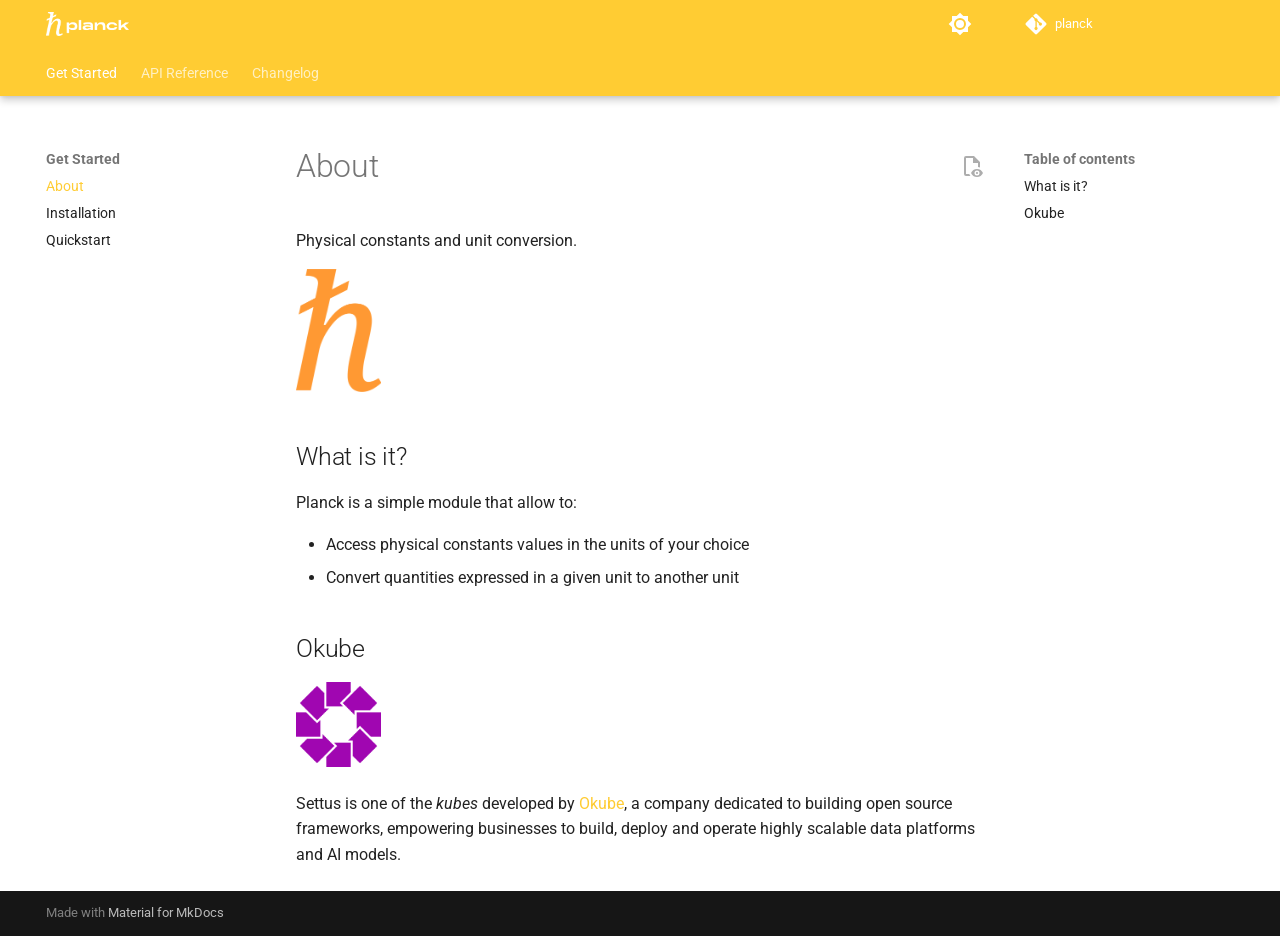
<file: index.html>
<!doctype html>
<html lang="en" class="no-js">
  <head>
    
      <meta charset="utf-8">
      <meta name="viewport" content="width=device-width,initial-scale=1">
      
        <meta name="description" content="Physical constants and unit conversion">
      
      
      
        <link rel="canonical" href="https://www.okube.ai/planck/">
      
      
      
        <link rel="next" href="install/">
      
      
      <link rel="icon" href="images/planck_sg.png">
      <meta name="generator" content="mkdocs-1.6.1, mkdocs-material-9.5.49">
    
    
      
        <title>About -  </title>
      
    
    
      <link rel="stylesheet" href="assets/stylesheets/main.6f8fc17f.min.css">
      
        
        <link rel="stylesheet" href="assets/stylesheets/palette.06af60db.min.css">
      
      


    
    
      
    
    
      
        
        
        <link rel="preconnect" href="https://fonts.gstatic.com" crossorigin>
        <link rel="stylesheet" href="https://fonts.googleapis.com/css?family=Roboto:300,300i,400,400i,700,700i%7CRoboto+Mono:400,400i,700,700i&display=fallback">
        <style>:root{--md-text-font:"Roboto";--md-code-font:"Roboto Mono"}</style>
      
    
    
      <link rel="stylesheet" href="assets/_mkdocstrings.css">
    
      <link rel="stylesheet" href="stylesheets/extra.css">
    
      <link rel="stylesheet" href="stylesheets/mkdocstrings.css">
    
    <script>__md_scope=new URL(".",location),__md_hash=e=>[...e].reduce(((e,_)=>(e<<5)-e+_.charCodeAt(0)),0),__md_get=(e,_=localStorage,t=__md_scope)=>JSON.parse(_.getItem(t.pathname+"."+e)),__md_set=(e,_,t=localStorage,a=__md_scope)=>{try{t.setItem(a.pathname+"."+e,JSON.stringify(_))}catch(e){}}</script>
    
      

    
    
    
  </head>
  
  
    
    
      
    
    
    
    
    <body dir="ltr" data-md-color-scheme="slate" data-md-color-primary="indigo" data-md-color-accent="indigo">
  
    
    <input class="md-toggle" data-md-toggle="drawer" type="checkbox" id="__drawer" autocomplete="off">
    <input class="md-toggle" data-md-toggle="search" type="checkbox" id="__search" autocomplete="off">
    <label class="md-overlay" for="__drawer"></label>
    <div data-md-component="skip">
      
        
        <a href="#what-is-it" class="md-skip">
          Skip to content
        </a>
      
    </div>
    <div data-md-component="announce">
      
    </div>
    
    
      

  

<header class="md-header md-header--shadow md-header--lifted" data-md-component="header">
  <nav class="md-header__inner md-grid" aria-label="Header">
    <a href="." title=" " class="md-header__button md-logo" aria-label=" " data-md-component="logo">
      
  <img src="images/planck_sw_ltw.png" alt="logo">

    </a>
    <label class="md-header__button md-icon" for="__drawer">
      
      <svg xmlns="http://www.w3.org/2000/svg" viewBox="0 0 24 24"><path d="M3 6h18v2H3zm0 5h18v2H3zm0 5h18v2H3z"/></svg>
    </label>
    <div class="md-header__title" data-md-component="header-title">
      <div class="md-header__ellipsis">
        <div class="md-header__topic">
          <span class="md-ellipsis">
             
          </span>
        </div>
        <div class="md-header__topic" data-md-component="header-topic">
          <span class="md-ellipsis">
            
              About
            
          </span>
        </div>
      </div>
    </div>
    
      
        <form class="md-header__option" data-md-component="palette">
  
    
    
    
    <input class="md-option" data-md-color-media="(prefers-color-scheme: dark)" data-md-color-scheme="slate" data-md-color-primary="indigo" data-md-color-accent="indigo"  aria-label="Switch to system preference"  type="radio" name="__palette" id="__palette_0">
    
      <label class="md-header__button md-icon" title="Switch to system preference" for="__palette_1" hidden>
        <svg xmlns="http://www.w3.org/2000/svg" viewBox="0 0 24 24"><path d="M12 18c-.89 0-1.74-.2-2.5-.55C11.56 16.5 13 14.42 13 12s-1.44-4.5-3.5-5.45C10.26 6.2 11.11 6 12 6a6 6 0 0 1 6 6 6 6 0 0 1-6 6m8-9.31V4h-4.69L12 .69 8.69 4H4v4.69L.69 12 4 15.31V20h4.69L12 23.31 15.31 20H20v-4.69L23.31 12z"/></svg>
      </label>
    
  
    
    
    
    <input class="md-option" data-md-color-media="(prefers-color-scheme: light)" data-md-color-scheme="default" data-md-color-primary="indigo" data-md-color-accent="indigo"  aria-label="Switch to dark mode"  type="radio" name="__palette" id="__palette_1">
    
      <label class="md-header__button md-icon" title="Switch to dark mode" for="__palette_0" hidden>
        <svg xmlns="http://www.w3.org/2000/svg" viewBox="0 0 24 24"><path d="M12 8a4 4 0 0 0-4 4 4 4 0 0 0 4 4 4 4 0 0 0 4-4 4 4 0 0 0-4-4m0 10a6 6 0 0 1-6-6 6 6 0 0 1 6-6 6 6 0 0 1 6 6 6 6 0 0 1-6 6m8-9.31V4h-4.69L12 .69 8.69 4H4v4.69L.69 12 4 15.31V20h4.69L12 23.31 15.31 20H20v-4.69L23.31 12z"/></svg>
      </label>
    
  
</form>
      
    
    
      <script>var palette=__md_get("__palette");if(palette&&palette.color){if("(prefers-color-scheme)"===palette.color.media){var media=matchMedia("(prefers-color-scheme: light)"),input=document.querySelector(media.matches?"[data-md-color-media='(prefers-color-scheme: light)']":"[data-md-color-media='(prefers-color-scheme: dark)']");palette.color.media=input.getAttribute("data-md-color-media"),palette.color.scheme=input.getAttribute("data-md-color-scheme"),palette.color.primary=input.getAttribute("data-md-color-primary"),palette.color.accent=input.getAttribute("data-md-color-accent")}for(var[key,value]of Object.entries(palette.color))document.body.setAttribute("data-md-color-"+key,value)}</script>
    
    
    
    
      <div class="md-header__source">
        <a href="https://github.com/okube-ai/planck" title="Go to repository" class="md-source" data-md-component="source">
  <div class="md-source__icon md-icon">
    
    <svg xmlns="http://www.w3.org/2000/svg" viewBox="0 0 448 512"><!--! Font Awesome Free 6.7.1 by @fontawesome - https://fontawesome.com License - https://fontawesome.com/license/free (Icons: CC BY 4.0, Fonts: SIL OFL 1.1, Code: MIT License) Copyright 2024 Fonticons, Inc.--><path d="M439.55 236.05 244 40.45a28.87 28.87 0 0 0-40.81 0l-40.66 40.63 51.52 51.52c27.06-9.14 52.68 16.77 43.39 43.68l49.66 49.66c34.23-11.8 61.18 31 35.47 56.69-26.49 26.49-70.21-2.87-56-37.34L240.22 199v121.85c25.3 12.54 22.26 41.85 9.08 55a34.34 34.34 0 0 1-48.55 0c-17.57-17.6-11.07-46.91 11.25-56v-123c-20.8-8.51-24.6-30.74-18.64-45L142.57 101 8.45 235.14a28.86 28.86 0 0 0 0 40.81l195.61 195.6a28.86 28.86 0 0 0 40.8 0l194.69-194.69a28.86 28.86 0 0 0 0-40.81"/></svg>
  </div>
  <div class="md-source__repository">
    planck
  </div>
</a>
      </div>
    
  </nav>
  
    
      
<nav class="md-tabs" aria-label="Tabs" data-md-component="tabs">
  <div class="md-grid">
    <ul class="md-tabs__list">
      
        
  
  
    
  
  
    
    
      <li class="md-tabs__item md-tabs__item--active">
        <a href="." class="md-tabs__link">
          
  
  Get Started

        </a>
      </li>
    
  

      
        
  
  
  
    
    
      <li class="md-tabs__item">
        <a href="api/constants/" class="md-tabs__link">
          
  
  API Reference

        </a>
      </li>
    
  

      
        
  
  
  
    <li class="md-tabs__item">
      <a href="changelog/" class="md-tabs__link">
        
  
    
  
  Changelog

      </a>
    </li>
  

      
    </ul>
  </div>
</nav>
    
  
</header>
    
    <div class="md-container" data-md-component="container">
      
      
        
      
      <main class="md-main" data-md-component="main">
        <div class="md-main__inner md-grid">
          
            
              
              <div class="md-sidebar md-sidebar--primary" data-md-component="sidebar" data-md-type="navigation" >
                <div class="md-sidebar__scrollwrap">
                  <div class="md-sidebar__inner">
                    


  


<nav class="md-nav md-nav--primary md-nav--lifted" aria-label="Navigation" data-md-level="0">
  <label class="md-nav__title" for="__drawer">
    <a href="." title=" " class="md-nav__button md-logo" aria-label=" " data-md-component="logo">
      
  <img src="images/planck_sw_ltw.png" alt="logo">

    </a>
     
  </label>
  
    <div class="md-nav__source">
      <a href="https://github.com/okube-ai/planck" title="Go to repository" class="md-source" data-md-component="source">
  <div class="md-source__icon md-icon">
    
    <svg xmlns="http://www.w3.org/2000/svg" viewBox="0 0 448 512"><!--! Font Awesome Free 6.7.1 by @fontawesome - https://fontawesome.com License - https://fontawesome.com/license/free (Icons: CC BY 4.0, Fonts: SIL OFL 1.1, Code: MIT License) Copyright 2024 Fonticons, Inc.--><path d="M439.55 236.05 244 40.45a28.87 28.87 0 0 0-40.81 0l-40.66 40.63 51.52 51.52c27.06-9.14 52.68 16.77 43.39 43.68l49.66 49.66c34.23-11.8 61.18 31 35.47 56.69-26.49 26.49-70.21-2.87-56-37.34L240.22 199v121.85c25.3 12.54 22.26 41.85 9.08 55a34.34 34.34 0 0 1-48.55 0c-17.57-17.6-11.07-46.91 11.25-56v-123c-20.8-8.51-24.6-30.74-18.64-45L142.57 101 8.45 235.14a28.86 28.86 0 0 0 0 40.81l195.61 195.6a28.86 28.86 0 0 0 40.8 0l194.69-194.69a28.86 28.86 0 0 0 0-40.81"/></svg>
  </div>
  <div class="md-source__repository">
    planck
  </div>
</a>
    </div>
  
  <ul class="md-nav__list" data-md-scrollfix>
    
      
      
  
  
    
  
  
  
    
    
    
      
        
        
      
      
        
      
    
    
    <li class="md-nav__item md-nav__item--active md-nav__item--section md-nav__item--nested">
      
        
        
        <input class="md-nav__toggle md-toggle " type="checkbox" id="__nav_1" checked>
        
          
          <label class="md-nav__link" for="__nav_1" id="__nav_1_label" tabindex="">
            
  
  <span class="md-ellipsis">
    Get Started
  </span>
  

            <span class="md-nav__icon md-icon"></span>
          </label>
        
        <nav class="md-nav" data-md-level="1" aria-labelledby="__nav_1_label" aria-expanded="true">
          <label class="md-nav__title" for="__nav_1">
            <span class="md-nav__icon md-icon"></span>
            Get Started
          </label>
          <ul class="md-nav__list" data-md-scrollfix>
            
              
                
  
  
    
  
  
  
    <li class="md-nav__item md-nav__item--active">
      
      <input class="md-nav__toggle md-toggle" type="checkbox" id="__toc">
      
      
      
        <label class="md-nav__link md-nav__link--active" for="__toc">
          
  
  <span class="md-ellipsis">
    About
  </span>
  

          <span class="md-nav__icon md-icon"></span>
        </label>
      
      <a href="." class="md-nav__link md-nav__link--active">
        
  
  <span class="md-ellipsis">
    About
  </span>
  

      </a>
      
        

<nav class="md-nav md-nav--secondary" aria-label="Table of contents">
  
  
  
  
    <label class="md-nav__title" for="__toc">
      <span class="md-nav__icon md-icon"></span>
      Table of contents
    </label>
    <ul class="md-nav__list" data-md-component="toc" data-md-scrollfix>
      
        <li class="md-nav__item">
  <a href="#what-is-it" class="md-nav__link">
    <span class="md-ellipsis">
      What is it?
    </span>
  </a>
  
</li>
      
        <li class="md-nav__item">
  <a href="#okube" class="md-nav__link">
    <span class="md-ellipsis">
      Okube
    </span>
  </a>
  
</li>
      
    </ul>
  
</nav>
      
    </li>
  

              
            
              
                
  
  
  
  
    <li class="md-nav__item">
      <a href="install/" class="md-nav__link">
        
  
  <span class="md-ellipsis">
    Installation
  </span>
  

      </a>
    </li>
  

              
            
              
                
  
  
  
  
    <li class="md-nav__item">
      <a href="quickstart/" class="md-nav__link">
        
  
  <span class="md-ellipsis">
    Quickstart
  </span>
  

      </a>
    </li>
  

              
            
          </ul>
        </nav>
      
    </li>
  

    
      
      
  
  
  
  
    
    
    
      
      
        
      
    
    
    <li class="md-nav__item md-nav__item--nested">
      
        
        
        <input class="md-nav__toggle md-toggle " type="checkbox" id="__nav_2" >
        
          
          <label class="md-nav__link" for="__nav_2" id="__nav_2_label" tabindex="0">
            
  
  <span class="md-ellipsis">
    API Reference
  </span>
  

            <span class="md-nav__icon md-icon"></span>
          </label>
        
        <nav class="md-nav" data-md-level="1" aria-labelledby="__nav_2_label" aria-expanded="false">
          <label class="md-nav__title" for="__nav_2">
            <span class="md-nav__icon md-icon"></span>
            API Reference
          </label>
          <ul class="md-nav__list" data-md-scrollfix>
            
              
                
  
  
  
  
    <li class="md-nav__item">
      <a href="api/constants/" class="md-nav__link">
        
  
  <span class="md-ellipsis">
    Constants
  </span>
  

      </a>
    </li>
  

              
            
              
                
  
  
  
  
    <li class="md-nav__item">
      <a href="api/units/" class="md-nav__link">
        
  
  <span class="md-ellipsis">
    Units
  </span>
  

      </a>
    </li>
  

              
            
              
                
  
  
  
  
    
    
    
      
      
        
      
    
    
    <li class="md-nav__item md-nav__item--nested">
      
        
        
        <input class="md-nav__toggle md-toggle " type="checkbox" id="__nav_2_3" >
        
          
          <label class="md-nav__link" for="__nav_2_3" id="__nav_2_3_label" tabindex="0">
            
  
  <span class="md-ellipsis">
    Models
  </span>
  

            <span class="md-nav__icon md-icon"></span>
          </label>
        
        <nav class="md-nav" data-md-level="2" aria-labelledby="__nav_2_3_label" aria-expanded="false">
          <label class="md-nav__title" for="__nav_2_3">
            <span class="md-nav__icon md-icon"></span>
            Models
          </label>
          <ul class="md-nav__list" data-md-scrollfix>
            
              
                
  
  
  
  
    <li class="md-nav__item">
      <a href="api/models/dimensionalphysicalconstant/" class="md-nav__link">
        
  
  <span class="md-ellipsis">
    DimensionalPhysicalConstant
  </span>
  

      </a>
    </li>
  

              
            
              
                
  
  
  
  
    <li class="md-nav__item">
      <a href="api/models/nondimensionalphysicalconstant/" class="md-nav__link">
        
  
  <span class="md-ellipsis">
    NonDimensionalPhysicalConstant
  </span>
  

      </a>
    </li>
  

              
            
              
                
  
  
  
  
    <li class="md-nav__item">
      <a href="api/models/unit/" class="md-nav__link">
        
  
  <span class="md-ellipsis">
    Unit
  </span>
  

      </a>
    </li>
  

              
            
          </ul>
        </nav>
      
    </li>
  

              
            
          </ul>
        </nav>
      
    </li>
  

    
      
      
  
  
  
  
    <li class="md-nav__item">
      <a href="changelog/" class="md-nav__link">
        
  
  <span class="md-ellipsis">
    Changelog
  </span>
  

      </a>
    </li>
  

    
  </ul>
</nav>
                  </div>
                </div>
              </div>
            
            
              
              <div class="md-sidebar md-sidebar--secondary" data-md-component="sidebar" data-md-type="toc" >
                <div class="md-sidebar__scrollwrap">
                  <div class="md-sidebar__inner">
                    

<nav class="md-nav md-nav--secondary" aria-label="Table of contents">
  
  
  
  
    <label class="md-nav__title" for="__toc">
      <span class="md-nav__icon md-icon"></span>
      Table of contents
    </label>
    <ul class="md-nav__list" data-md-component="toc" data-md-scrollfix>
      
        <li class="md-nav__item">
  <a href="#what-is-it" class="md-nav__link">
    <span class="md-ellipsis">
      What is it?
    </span>
  </a>
  
</li>
      
        <li class="md-nav__item">
  <a href="#okube" class="md-nav__link">
    <span class="md-ellipsis">
      Okube
    </span>
  </a>
  
</li>
      
    </ul>
  
</nav>
                  </div>
                </div>
              </div>
            
          
          
            <div class="md-content" data-md-component="content">
              <article class="md-content__inner md-typeset">
                
                  

  
  
    
      
    
    <a href="https://github.com/okube-ai/planck/raw/master/docs/index.md" title="View source of this page" class="md-content__button md-icon">
      
      <svg xmlns="http://www.w3.org/2000/svg" viewBox="0 0 24 24"><path d="M17 18c.56 0 1 .44 1 1s-.44 1-1 1-1-.44-1-1 .44-1 1-1m0-3c-2.73 0-5.06 1.66-6 4 .94 2.34 3.27 4 6 4s5.06-1.66 6-4c-.94-2.34-3.27-4-6-4m0 6.5a2.5 2.5 0 0 1-2.5-2.5 2.5 2.5 0 0 1 2.5-2.5 2.5 2.5 0 0 1 2.5 2.5 2.5 2.5 0 0 1-2.5 2.5M9.27 20H6V4h7v5h5v4.07c.7.08 1.36.25 2 .49V8l-6-6H6a2 2 0 0 0-2 2v16a2 2 0 0 0 2 2h4.5a8.2 8.2 0 0 1-1.23-2"/></svg>
    </a>
  


  <h1>About</h1>

<p>Physical constants and unit conversion.</p>
<p><img src="images/planck_so.png" alt="planck logo" width="85"/></p>
<h2 id="what-is-it">What is it?<a class="headerlink" href="#what-is-it" title="Permanent link">¤</a></h2>
<p>Planck is a simple module that allow to:</p>
<ul>
<li>Access physical constants values in the units of your choice</li>
<li>Convert quantities expressed in a given unit to another unit</li>
</ul>
<h2 id="okube">Okube<a class="headerlink" href="#okube" title="Permanent link">¤</a></h2>
<p><img src="images/okube.png" alt="okube logo" width="85"/></p>
<p>Settus is one of the <em>kubes</em> developed by <a href="https://www.okube.ai">Okube</a>, a company dedicated to building open source frameworks, empowering businesses to build, deploy and operate highly scalable data platforms and AI models.</p>












                
              </article>
            </div>
          
          
<script>var target=document.getElementById(location.hash.slice(1));target&&target.name&&(target.checked=target.name.startsWith("__tabbed_"))</script>
        </div>
        
      </main>
      
        <footer class="md-footer">
  
  <div class="md-footer-meta md-typeset">
    <div class="md-footer-meta__inner md-grid">
      <div class="md-copyright">
  
  
    Made with
    <a href="https://squidfunk.github.io/mkdocs-material/" target="_blank" rel="noopener">
      Material for MkDocs
    </a>
  
</div>
      
    </div>
  </div>
</footer>
      
    </div>
    <div class="md-dialog" data-md-component="dialog">
      <div class="md-dialog__inner md-typeset"></div>
    </div>
    
      <div class="md-progress" data-md-component="progress" role="progressbar"></div>
    
    
    <script id="__config" type="application/json">{"base": ".", "features": ["content.action.view", "content.code.copy", "content.code.select", "content.code.annotate", "navigation.instant", "navigation.instant.prefetch", "navigation.instant.progress", "navigation.sections", "navigation.tracking", "navigation.tabs", "navigation.tabs.sticky", "navigation.path", "search.highlight", "search.suggest", "toc.follow"], "search": "assets/javascripts/workers/search.6ce7567c.min.js", "translations": {"clipboard.copied": "Copied to clipboard", "clipboard.copy": "Copy to clipboard", "search.result.more.one": "1 more on this page", "search.result.more.other": "# more on this page", "search.result.none": "No matching documents", "search.result.one": "1 matching document", "search.result.other": "# matching documents", "search.result.placeholder": "Type to start searching", "search.result.term.missing": "Missing", "select.version": "Select version"}}</script>
    
    
      <script src="assets/javascripts/bundle.88dd0f4e.min.js"></script>
      
    
  </body>
</html>
</file>
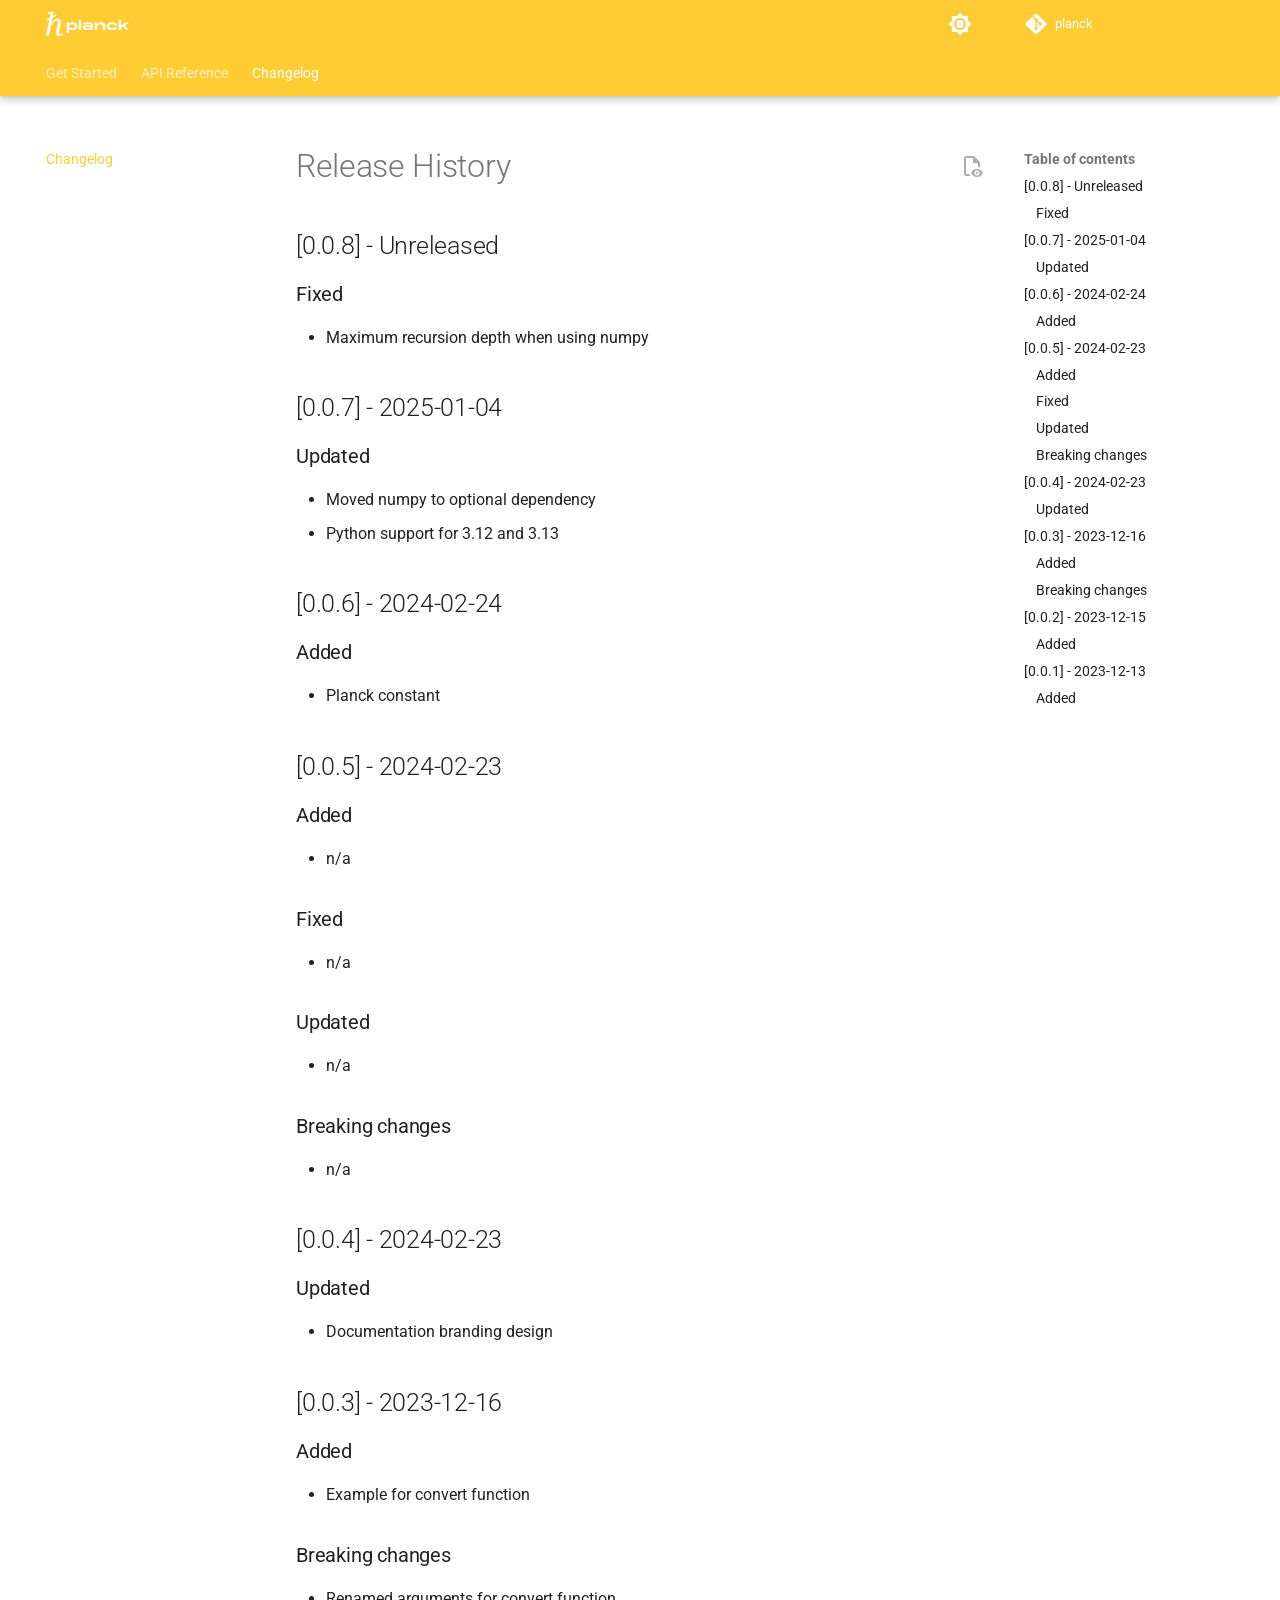
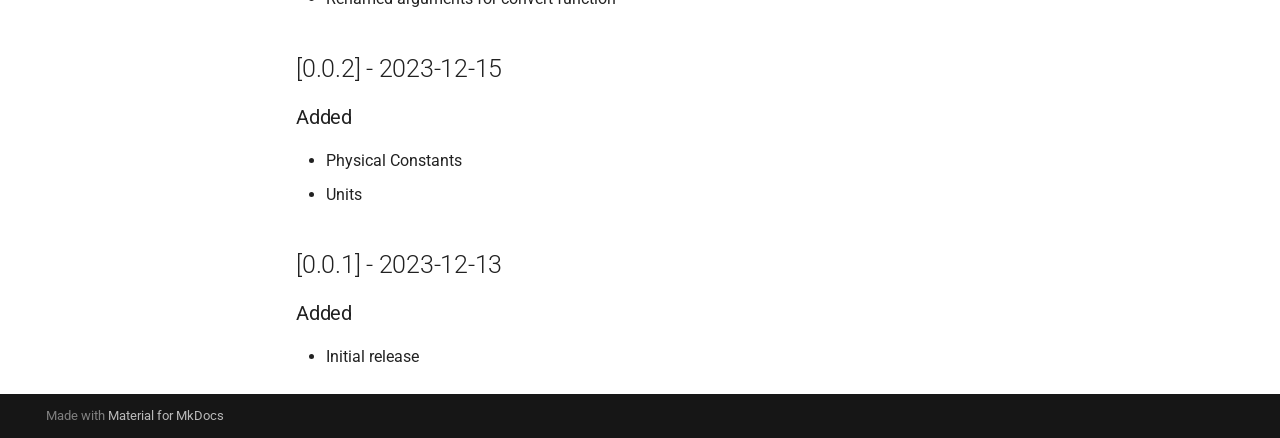
<file: changelog/index.html>
<!doctype html>
<html lang="en" class="no-js">
  <head>
    
      <meta charset="utf-8">
      <meta name="viewport" content="width=device-width,initial-scale=1">
      
        <meta name="description" content="Physical constants and unit conversion">
      
      
      
        <link rel="canonical" href="https://www.okube.ai/planck/changelog/">
      
      
        <link rel="prev" href="../api/models/unit/">
      
      
      
      <link rel="icon" href="../images/planck_sg.png">
      <meta name="generator" content="mkdocs-1.6.1, mkdocs-material-9.5.49">
    
    
      
        <title>Changelog -  </title>
      
    
    
      <link rel="stylesheet" href="../assets/stylesheets/main.6f8fc17f.min.css">
      
        
        <link rel="stylesheet" href="../assets/stylesheets/palette.06af60db.min.css">
      
      


    
    
      
    
    
      
        
        
        <link rel="preconnect" href="https://fonts.gstatic.com" crossorigin>
        <link rel="stylesheet" href="https://fonts.googleapis.com/css?family=Roboto:300,300i,400,400i,700,700i%7CRoboto+Mono:400,400i,700,700i&display=fallback">
        <style>:root{--md-text-font:"Roboto";--md-code-font:"Roboto Mono"}</style>
      
    
    
      <link rel="stylesheet" href="../assets/_mkdocstrings.css">
    
      <link rel="stylesheet" href="../stylesheets/extra.css">
    
      <link rel="stylesheet" href="../stylesheets/mkdocstrings.css">
    
    <script>__md_scope=new URL("..",location),__md_hash=e=>[...e].reduce(((e,_)=>(e<<5)-e+_.charCodeAt(0)),0),__md_get=(e,_=localStorage,t=__md_scope)=>JSON.parse(_.getItem(t.pathname+"."+e)),__md_set=(e,_,t=localStorage,a=__md_scope)=>{try{t.setItem(a.pathname+"."+e,JSON.stringify(_))}catch(e){}}</script>
    
      

    
    
    
  </head>
  
  
    
    
      
    
    
    
    
    <body dir="ltr" data-md-color-scheme="slate" data-md-color-primary="indigo" data-md-color-accent="indigo">
  
    
    <input class="md-toggle" data-md-toggle="drawer" type="checkbox" id="__drawer" autocomplete="off">
    <input class="md-toggle" data-md-toggle="search" type="checkbox" id="__search" autocomplete="off">
    <label class="md-overlay" for="__drawer"></label>
    <div data-md-component="skip">
      
        
        <a href="#release-history" class="md-skip">
          Skip to content
        </a>
      
    </div>
    <div data-md-component="announce">
      
    </div>
    
    
      

  

<header class="md-header md-header--shadow md-header--lifted" data-md-component="header">
  <nav class="md-header__inner md-grid" aria-label="Header">
    <a href=".." title=" " class="md-header__button md-logo" aria-label=" " data-md-component="logo">
      
  <img src="../images/planck_sw_ltw.png" alt="logo">

    </a>
    <label class="md-header__button md-icon" for="__drawer">
      
      <svg xmlns="http://www.w3.org/2000/svg" viewBox="0 0 24 24"><path d="M3 6h18v2H3zm0 5h18v2H3zm0 5h18v2H3z"/></svg>
    </label>
    <div class="md-header__title" data-md-component="header-title">
      <div class="md-header__ellipsis">
        <div class="md-header__topic">
          <span class="md-ellipsis">
             
          </span>
        </div>
        <div class="md-header__topic" data-md-component="header-topic">
          <span class="md-ellipsis">
            
              Changelog
            
          </span>
        </div>
      </div>
    </div>
    
      
        <form class="md-header__option" data-md-component="palette">
  
    
    
    
    <input class="md-option" data-md-color-media="(prefers-color-scheme: dark)" data-md-color-scheme="slate" data-md-color-primary="indigo" data-md-color-accent="indigo"  aria-label="Switch to system preference"  type="radio" name="__palette" id="__palette_0">
    
      <label class="md-header__button md-icon" title="Switch to system preference" for="__palette_1" hidden>
        <svg xmlns="http://www.w3.org/2000/svg" viewBox="0 0 24 24"><path d="M12 18c-.89 0-1.74-.2-2.5-.55C11.56 16.5 13 14.42 13 12s-1.44-4.5-3.5-5.45C10.26 6.2 11.11 6 12 6a6 6 0 0 1 6 6 6 6 0 0 1-6 6m8-9.31V4h-4.69L12 .69 8.69 4H4v4.69L.69 12 4 15.31V20h4.69L12 23.31 15.31 20H20v-4.69L23.31 12z"/></svg>
      </label>
    
  
    
    
    
    <input class="md-option" data-md-color-media="(prefers-color-scheme: light)" data-md-color-scheme="default" data-md-color-primary="indigo" data-md-color-accent="indigo"  aria-label="Switch to dark mode"  type="radio" name="__palette" id="__palette_1">
    
      <label class="md-header__button md-icon" title="Switch to dark mode" for="__palette_0" hidden>
        <svg xmlns="http://www.w3.org/2000/svg" viewBox="0 0 24 24"><path d="M12 8a4 4 0 0 0-4 4 4 4 0 0 0 4 4 4 4 0 0 0 4-4 4 4 0 0 0-4-4m0 10a6 6 0 0 1-6-6 6 6 0 0 1 6-6 6 6 0 0 1 6 6 6 6 0 0 1-6 6m8-9.31V4h-4.69L12 .69 8.69 4H4v4.69L.69 12 4 15.31V20h4.69L12 23.31 15.31 20H20v-4.69L23.31 12z"/></svg>
      </label>
    
  
</form>
      
    
    
      <script>var palette=__md_get("__palette");if(palette&&palette.color){if("(prefers-color-scheme)"===palette.color.media){var media=matchMedia("(prefers-color-scheme: light)"),input=document.querySelector(media.matches?"[data-md-color-media='(prefers-color-scheme: light)']":"[data-md-color-media='(prefers-color-scheme: dark)']");palette.color.media=input.getAttribute("data-md-color-media"),palette.color.scheme=input.getAttribute("data-md-color-scheme"),palette.color.primary=input.getAttribute("data-md-color-primary"),palette.color.accent=input.getAttribute("data-md-color-accent")}for(var[key,value]of Object.entries(palette.color))document.body.setAttribute("data-md-color-"+key,value)}</script>
    
    
    
    
      <div class="md-header__source">
        <a href="https://github.com/okube-ai/planck" title="Go to repository" class="md-source" data-md-component="source">
  <div class="md-source__icon md-icon">
    
    <svg xmlns="http://www.w3.org/2000/svg" viewBox="0 0 448 512"><!--! Font Awesome Free 6.7.1 by @fontawesome - https://fontawesome.com License - https://fontawesome.com/license/free (Icons: CC BY 4.0, Fonts: SIL OFL 1.1, Code: MIT License) Copyright 2024 Fonticons, Inc.--><path d="M439.55 236.05 244 40.45a28.87 28.87 0 0 0-40.81 0l-40.66 40.63 51.52 51.52c27.06-9.14 52.68 16.77 43.39 43.68l49.66 49.66c34.23-11.8 61.18 31 35.47 56.69-26.49 26.49-70.21-2.87-56-37.34L240.22 199v121.85c25.3 12.54 22.26 41.85 9.08 55a34.34 34.34 0 0 1-48.55 0c-17.57-17.6-11.07-46.91 11.25-56v-123c-20.8-8.51-24.6-30.74-18.64-45L142.57 101 8.45 235.14a28.86 28.86 0 0 0 0 40.81l195.61 195.6a28.86 28.86 0 0 0 40.8 0l194.69-194.69a28.86 28.86 0 0 0 0-40.81"/></svg>
  </div>
  <div class="md-source__repository">
    planck
  </div>
</a>
      </div>
    
  </nav>
  
    
      
<nav class="md-tabs" aria-label="Tabs" data-md-component="tabs">
  <div class="md-grid">
    <ul class="md-tabs__list">
      
        
  
  
  
    
    
      <li class="md-tabs__item">
        <a href=".." class="md-tabs__link">
          
  
  Get Started

        </a>
      </li>
    
  

      
        
  
  
  
    
    
      <li class="md-tabs__item">
        <a href="../api/constants/" class="md-tabs__link">
          
  
  API Reference

        </a>
      </li>
    
  

      
        
  
  
    
  
  
    <li class="md-tabs__item md-tabs__item--active">
      <a href="./" class="md-tabs__link">
        
  
    
  
  Changelog

      </a>
    </li>
  

      
    </ul>
  </div>
</nav>
    
  
</header>
    
    <div class="md-container" data-md-component="container">
      
      
        
      
      <main class="md-main" data-md-component="main">
        <div class="md-main__inner md-grid">
          
            
              
              <div class="md-sidebar md-sidebar--primary" data-md-component="sidebar" data-md-type="navigation" >
                <div class="md-sidebar__scrollwrap">
                  <div class="md-sidebar__inner">
                    


  


<nav class="md-nav md-nav--primary md-nav--lifted" aria-label="Navigation" data-md-level="0">
  <label class="md-nav__title" for="__drawer">
    <a href=".." title=" " class="md-nav__button md-logo" aria-label=" " data-md-component="logo">
      
  <img src="../images/planck_sw_ltw.png" alt="logo">

    </a>
     
  </label>
  
    <div class="md-nav__source">
      <a href="https://github.com/okube-ai/planck" title="Go to repository" class="md-source" data-md-component="source">
  <div class="md-source__icon md-icon">
    
    <svg xmlns="http://www.w3.org/2000/svg" viewBox="0 0 448 512"><!--! Font Awesome Free 6.7.1 by @fontawesome - https://fontawesome.com License - https://fontawesome.com/license/free (Icons: CC BY 4.0, Fonts: SIL OFL 1.1, Code: MIT License) Copyright 2024 Fonticons, Inc.--><path d="M439.55 236.05 244 40.45a28.87 28.87 0 0 0-40.81 0l-40.66 40.63 51.52 51.52c27.06-9.14 52.68 16.77 43.39 43.68l49.66 49.66c34.23-11.8 61.18 31 35.47 56.69-26.49 26.49-70.21-2.87-56-37.34L240.22 199v121.85c25.3 12.54 22.26 41.85 9.08 55a34.34 34.34 0 0 1-48.55 0c-17.57-17.6-11.07-46.91 11.25-56v-123c-20.8-8.51-24.6-30.74-18.64-45L142.57 101 8.45 235.14a28.86 28.86 0 0 0 0 40.81l195.61 195.6a28.86 28.86 0 0 0 40.8 0l194.69-194.69a28.86 28.86 0 0 0 0-40.81"/></svg>
  </div>
  <div class="md-source__repository">
    planck
  </div>
</a>
    </div>
  
  <ul class="md-nav__list" data-md-scrollfix>
    
      
      
  
  
  
  
    
    
    
      
      
        
      
    
    
    <li class="md-nav__item md-nav__item--nested">
      
        
        
        <input class="md-nav__toggle md-toggle " type="checkbox" id="__nav_1" >
        
          
          <label class="md-nav__link" for="__nav_1" id="__nav_1_label" tabindex="0">
            
  
  <span class="md-ellipsis">
    Get Started
  </span>
  

            <span class="md-nav__icon md-icon"></span>
          </label>
        
        <nav class="md-nav" data-md-level="1" aria-labelledby="__nav_1_label" aria-expanded="false">
          <label class="md-nav__title" for="__nav_1">
            <span class="md-nav__icon md-icon"></span>
            Get Started
          </label>
          <ul class="md-nav__list" data-md-scrollfix>
            
              
                
  
  
  
  
    <li class="md-nav__item">
      <a href=".." class="md-nav__link">
        
  
  <span class="md-ellipsis">
    About
  </span>
  

      </a>
    </li>
  

              
            
              
                
  
  
  
  
    <li class="md-nav__item">
      <a href="../install/" class="md-nav__link">
        
  
  <span class="md-ellipsis">
    Installation
  </span>
  

      </a>
    </li>
  

              
            
              
                
  
  
  
  
    <li class="md-nav__item">
      <a href="../quickstart/" class="md-nav__link">
        
  
  <span class="md-ellipsis">
    Quickstart
  </span>
  

      </a>
    </li>
  

              
            
          </ul>
        </nav>
      
    </li>
  

    
      
      
  
  
  
  
    
    
    
      
      
        
      
    
    
    <li class="md-nav__item md-nav__item--nested">
      
        
        
        <input class="md-nav__toggle md-toggle " type="checkbox" id="__nav_2" >
        
          
          <label class="md-nav__link" for="__nav_2" id="__nav_2_label" tabindex="0">
            
  
  <span class="md-ellipsis">
    API Reference
  </span>
  

            <span class="md-nav__icon md-icon"></span>
          </label>
        
        <nav class="md-nav" data-md-level="1" aria-labelledby="__nav_2_label" aria-expanded="false">
          <label class="md-nav__title" for="__nav_2">
            <span class="md-nav__icon md-icon"></span>
            API Reference
          </label>
          <ul class="md-nav__list" data-md-scrollfix>
            
              
                
  
  
  
  
    <li class="md-nav__item">
      <a href="../api/constants/" class="md-nav__link">
        
  
  <span class="md-ellipsis">
    Constants
  </span>
  

      </a>
    </li>
  

              
            
              
                
  
  
  
  
    <li class="md-nav__item">
      <a href="../api/units/" class="md-nav__link">
        
  
  <span class="md-ellipsis">
    Units
  </span>
  

      </a>
    </li>
  

              
            
              
                
  
  
  
  
    
    
    
      
      
        
      
    
    
    <li class="md-nav__item md-nav__item--nested">
      
        
        
        <input class="md-nav__toggle md-toggle " type="checkbox" id="__nav_2_3" >
        
          
          <label class="md-nav__link" for="__nav_2_3" id="__nav_2_3_label" tabindex="0">
            
  
  <span class="md-ellipsis">
    Models
  </span>
  

            <span class="md-nav__icon md-icon"></span>
          </label>
        
        <nav class="md-nav" data-md-level="2" aria-labelledby="__nav_2_3_label" aria-expanded="false">
          <label class="md-nav__title" for="__nav_2_3">
            <span class="md-nav__icon md-icon"></span>
            Models
          </label>
          <ul class="md-nav__list" data-md-scrollfix>
            
              
                
  
  
  
  
    <li class="md-nav__item">
      <a href="../api/models/dimensionalphysicalconstant/" class="md-nav__link">
        
  
  <span class="md-ellipsis">
    DimensionalPhysicalConstant
  </span>
  

      </a>
    </li>
  

              
            
              
                
  
  
  
  
    <li class="md-nav__item">
      <a href="../api/models/nondimensionalphysicalconstant/" class="md-nav__link">
        
  
  <span class="md-ellipsis">
    NonDimensionalPhysicalConstant
  </span>
  

      </a>
    </li>
  

              
            
              
                
  
  
  
  
    <li class="md-nav__item">
      <a href="../api/models/unit/" class="md-nav__link">
        
  
  <span class="md-ellipsis">
    Unit
  </span>
  

      </a>
    </li>
  

              
            
          </ul>
        </nav>
      
    </li>
  

              
            
          </ul>
        </nav>
      
    </li>
  

    
      
      
  
  
    
  
  
  
    <li class="md-nav__item md-nav__item--active">
      
      <input class="md-nav__toggle md-toggle" type="checkbox" id="__toc">
      
      
        
      
      
        <label class="md-nav__link md-nav__link--active" for="__toc">
          
  
  <span class="md-ellipsis">
    Changelog
  </span>
  

          <span class="md-nav__icon md-icon"></span>
        </label>
      
      <a href="./" class="md-nav__link md-nav__link--active">
        
  
  <span class="md-ellipsis">
    Changelog
  </span>
  

      </a>
      
        

<nav class="md-nav md-nav--secondary" aria-label="Table of contents">
  
  
  
    
  
  
    <label class="md-nav__title" for="__toc">
      <span class="md-nav__icon md-icon"></span>
      Table of contents
    </label>
    <ul class="md-nav__list" data-md-component="toc" data-md-scrollfix>
      
        <li class="md-nav__item">
  <a href="#008-unreleased" class="md-nav__link">
    <span class="md-ellipsis">
      [0.0.8] - Unreleased
    </span>
  </a>
  
    <nav class="md-nav" aria-label="[0.0.8] - Unreleased">
      <ul class="md-nav__list">
        
          <li class="md-nav__item">
  <a href="#fixed" class="md-nav__link">
    <span class="md-ellipsis">
      Fixed
    </span>
  </a>
  
</li>
        
      </ul>
    </nav>
  
</li>
      
        <li class="md-nav__item">
  <a href="#007-2025-01-04" class="md-nav__link">
    <span class="md-ellipsis">
      [0.0.7] - 2025-01-04
    </span>
  </a>
  
    <nav class="md-nav" aria-label="[0.0.7] - 2025-01-04">
      <ul class="md-nav__list">
        
          <li class="md-nav__item">
  <a href="#updated" class="md-nav__link">
    <span class="md-ellipsis">
      Updated
    </span>
  </a>
  
</li>
        
      </ul>
    </nav>
  
</li>
      
        <li class="md-nav__item">
  <a href="#006-2024-02-24" class="md-nav__link">
    <span class="md-ellipsis">
      [0.0.6] - 2024-02-24
    </span>
  </a>
  
    <nav class="md-nav" aria-label="[0.0.6] - 2024-02-24">
      <ul class="md-nav__list">
        
          <li class="md-nav__item">
  <a href="#added" class="md-nav__link">
    <span class="md-ellipsis">
      Added
    </span>
  </a>
  
</li>
        
      </ul>
    </nav>
  
</li>
      
        <li class="md-nav__item">
  <a href="#005-2024-02-23" class="md-nav__link">
    <span class="md-ellipsis">
      [0.0.5] - 2024-02-23
    </span>
  </a>
  
    <nav class="md-nav" aria-label="[0.0.5] - 2024-02-23">
      <ul class="md-nav__list">
        
          <li class="md-nav__item">
  <a href="#added_1" class="md-nav__link">
    <span class="md-ellipsis">
      Added
    </span>
  </a>
  
</li>
        
          <li class="md-nav__item">
  <a href="#fixed_1" class="md-nav__link">
    <span class="md-ellipsis">
      Fixed
    </span>
  </a>
  
</li>
        
          <li class="md-nav__item">
  <a href="#updated_1" class="md-nav__link">
    <span class="md-ellipsis">
      Updated
    </span>
  </a>
  
</li>
        
          <li class="md-nav__item">
  <a href="#breaking-changes" class="md-nav__link">
    <span class="md-ellipsis">
      Breaking changes
    </span>
  </a>
  
</li>
        
      </ul>
    </nav>
  
</li>
      
        <li class="md-nav__item">
  <a href="#004-2024-02-23" class="md-nav__link">
    <span class="md-ellipsis">
      [0.0.4] - 2024-02-23
    </span>
  </a>
  
    <nav class="md-nav" aria-label="[0.0.4] - 2024-02-23">
      <ul class="md-nav__list">
        
          <li class="md-nav__item">
  <a href="#updated_2" class="md-nav__link">
    <span class="md-ellipsis">
      Updated
    </span>
  </a>
  
</li>
        
      </ul>
    </nav>
  
</li>
      
        <li class="md-nav__item">
  <a href="#003-2023-12-16" class="md-nav__link">
    <span class="md-ellipsis">
      [0.0.3] - 2023-12-16
    </span>
  </a>
  
    <nav class="md-nav" aria-label="[0.0.3] - 2023-12-16">
      <ul class="md-nav__list">
        
          <li class="md-nav__item">
  <a href="#added_2" class="md-nav__link">
    <span class="md-ellipsis">
      Added
    </span>
  </a>
  
</li>
        
          <li class="md-nav__item">
  <a href="#breaking-changes_1" class="md-nav__link">
    <span class="md-ellipsis">
      Breaking changes
    </span>
  </a>
  
</li>
        
      </ul>
    </nav>
  
</li>
      
        <li class="md-nav__item">
  <a href="#002-2023-12-15" class="md-nav__link">
    <span class="md-ellipsis">
      [0.0.2] - 2023-12-15
    </span>
  </a>
  
    <nav class="md-nav" aria-label="[0.0.2] - 2023-12-15">
      <ul class="md-nav__list">
        
          <li class="md-nav__item">
  <a href="#added_3" class="md-nav__link">
    <span class="md-ellipsis">
      Added
    </span>
  </a>
  
</li>
        
      </ul>
    </nav>
  
</li>
      
        <li class="md-nav__item">
  <a href="#001-2023-12-13" class="md-nav__link">
    <span class="md-ellipsis">
      [0.0.1] - 2023-12-13
    </span>
  </a>
  
    <nav class="md-nav" aria-label="[0.0.1] - 2023-12-13">
      <ul class="md-nav__list">
        
          <li class="md-nav__item">
  <a href="#added_4" class="md-nav__link">
    <span class="md-ellipsis">
      Added
    </span>
  </a>
  
</li>
        
      </ul>
    </nav>
  
</li>
      
    </ul>
  
</nav>
      
    </li>
  

    
  </ul>
</nav>
                  </div>
                </div>
              </div>
            
            
              
              <div class="md-sidebar md-sidebar--secondary" data-md-component="sidebar" data-md-type="toc" >
                <div class="md-sidebar__scrollwrap">
                  <div class="md-sidebar__inner">
                    

<nav class="md-nav md-nav--secondary" aria-label="Table of contents">
  
  
  
    
  
  
    <label class="md-nav__title" for="__toc">
      <span class="md-nav__icon md-icon"></span>
      Table of contents
    </label>
    <ul class="md-nav__list" data-md-component="toc" data-md-scrollfix>
      
        <li class="md-nav__item">
  <a href="#008-unreleased" class="md-nav__link">
    <span class="md-ellipsis">
      [0.0.8] - Unreleased
    </span>
  </a>
  
    <nav class="md-nav" aria-label="[0.0.8] - Unreleased">
      <ul class="md-nav__list">
        
          <li class="md-nav__item">
  <a href="#fixed" class="md-nav__link">
    <span class="md-ellipsis">
      Fixed
    </span>
  </a>
  
</li>
        
      </ul>
    </nav>
  
</li>
      
        <li class="md-nav__item">
  <a href="#007-2025-01-04" class="md-nav__link">
    <span class="md-ellipsis">
      [0.0.7] - 2025-01-04
    </span>
  </a>
  
    <nav class="md-nav" aria-label="[0.0.7] - 2025-01-04">
      <ul class="md-nav__list">
        
          <li class="md-nav__item">
  <a href="#updated" class="md-nav__link">
    <span class="md-ellipsis">
      Updated
    </span>
  </a>
  
</li>
        
      </ul>
    </nav>
  
</li>
      
        <li class="md-nav__item">
  <a href="#006-2024-02-24" class="md-nav__link">
    <span class="md-ellipsis">
      [0.0.6] - 2024-02-24
    </span>
  </a>
  
    <nav class="md-nav" aria-label="[0.0.6] - 2024-02-24">
      <ul class="md-nav__list">
        
          <li class="md-nav__item">
  <a href="#added" class="md-nav__link">
    <span class="md-ellipsis">
      Added
    </span>
  </a>
  
</li>
        
      </ul>
    </nav>
  
</li>
      
        <li class="md-nav__item">
  <a href="#005-2024-02-23" class="md-nav__link">
    <span class="md-ellipsis">
      [0.0.5] - 2024-02-23
    </span>
  </a>
  
    <nav class="md-nav" aria-label="[0.0.5] - 2024-02-23">
      <ul class="md-nav__list">
        
          <li class="md-nav__item">
  <a href="#added_1" class="md-nav__link">
    <span class="md-ellipsis">
      Added
    </span>
  </a>
  
</li>
        
          <li class="md-nav__item">
  <a href="#fixed_1" class="md-nav__link">
    <span class="md-ellipsis">
      Fixed
    </span>
  </a>
  
</li>
        
          <li class="md-nav__item">
  <a href="#updated_1" class="md-nav__link">
    <span class="md-ellipsis">
      Updated
    </span>
  </a>
  
</li>
        
          <li class="md-nav__item">
  <a href="#breaking-changes" class="md-nav__link">
    <span class="md-ellipsis">
      Breaking changes
    </span>
  </a>
  
</li>
        
      </ul>
    </nav>
  
</li>
      
        <li class="md-nav__item">
  <a href="#004-2024-02-23" class="md-nav__link">
    <span class="md-ellipsis">
      [0.0.4] - 2024-02-23
    </span>
  </a>
  
    <nav class="md-nav" aria-label="[0.0.4] - 2024-02-23">
      <ul class="md-nav__list">
        
          <li class="md-nav__item">
  <a href="#updated_2" class="md-nav__link">
    <span class="md-ellipsis">
      Updated
    </span>
  </a>
  
</li>
        
      </ul>
    </nav>
  
</li>
      
        <li class="md-nav__item">
  <a href="#003-2023-12-16" class="md-nav__link">
    <span class="md-ellipsis">
      [0.0.3] - 2023-12-16
    </span>
  </a>
  
    <nav class="md-nav" aria-label="[0.0.3] - 2023-12-16">
      <ul class="md-nav__list">
        
          <li class="md-nav__item">
  <a href="#added_2" class="md-nav__link">
    <span class="md-ellipsis">
      Added
    </span>
  </a>
  
</li>
        
          <li class="md-nav__item">
  <a href="#breaking-changes_1" class="md-nav__link">
    <span class="md-ellipsis">
      Breaking changes
    </span>
  </a>
  
</li>
        
      </ul>
    </nav>
  
</li>
      
        <li class="md-nav__item">
  <a href="#002-2023-12-15" class="md-nav__link">
    <span class="md-ellipsis">
      [0.0.2] - 2023-12-15
    </span>
  </a>
  
    <nav class="md-nav" aria-label="[0.0.2] - 2023-12-15">
      <ul class="md-nav__list">
        
          <li class="md-nav__item">
  <a href="#added_3" class="md-nav__link">
    <span class="md-ellipsis">
      Added
    </span>
  </a>
  
</li>
        
      </ul>
    </nav>
  
</li>
      
        <li class="md-nav__item">
  <a href="#001-2023-12-13" class="md-nav__link">
    <span class="md-ellipsis">
      [0.0.1] - 2023-12-13
    </span>
  </a>
  
    <nav class="md-nav" aria-label="[0.0.1] - 2023-12-13">
      <ul class="md-nav__list">
        
          <li class="md-nav__item">
  <a href="#added_4" class="md-nav__link">
    <span class="md-ellipsis">
      Added
    </span>
  </a>
  
</li>
        
      </ul>
    </nav>
  
</li>
      
    </ul>
  
</nav>
                  </div>
                </div>
              </div>
            
          
          
            <div class="md-content" data-md-component="content">
              <article class="md-content__inner md-typeset">
                
                  

  
  
    
      
    
    <a href="https://github.com/okube-ai/planck/raw/master/docs/changelog.md" title="View source of this page" class="md-content__button md-icon">
      
      <svg xmlns="http://www.w3.org/2000/svg" viewBox="0 0 24 24"><path d="M17 18c.56 0 1 .44 1 1s-.44 1-1 1-1-.44-1-1 .44-1 1-1m0-3c-2.73 0-5.06 1.66-6 4 .94 2.34 3.27 4 6 4s5.06-1.66 6-4c-.94-2.34-3.27-4-6-4m0 6.5a2.5 2.5 0 0 1-2.5-2.5 2.5 2.5 0 0 1 2.5-2.5 2.5 2.5 0 0 1 2.5 2.5 2.5 2.5 0 0 1-2.5 2.5M9.27 20H6V4h7v5h5v4.07c.7.08 1.36.25 2 .49V8l-6-6H6a2 2 0 0 0-2 2v16a2 2 0 0 0 2 2h4.5a8.2 8.2 0 0 1-1.23-2"/></svg>
    </a>
  


<h1 id="release-history">Release History<a class="headerlink" href="#release-history" title="Permanent link">¤</a></h1>
<h2 id="008-unreleased">[0.0.8] - Unreleased<a class="headerlink" href="#008-unreleased" title="Permanent link">¤</a></h2>
<h3 id="fixed">Fixed<a class="headerlink" href="#fixed" title="Permanent link">¤</a></h3>
<ul>
<li>Maximum recursion depth when using numpy</li>
</ul>
<h2 id="007-2025-01-04">[0.0.7] - 2025-01-04<a class="headerlink" href="#007-2025-01-04" title="Permanent link">¤</a></h2>
<h3 id="updated">Updated<a class="headerlink" href="#updated" title="Permanent link">¤</a></h3>
<ul>
<li>Moved numpy to optional dependency</li>
<li>Python support for 3.12 and 3.13</li>
</ul>
<h2 id="006-2024-02-24">[0.0.6] - 2024-02-24<a class="headerlink" href="#006-2024-02-24" title="Permanent link">¤</a></h2>
<h3 id="added">Added<a class="headerlink" href="#added" title="Permanent link">¤</a></h3>
<ul>
<li>Planck constant</li>
</ul>
<h2 id="005-2024-02-23">[0.0.5] - 2024-02-23<a class="headerlink" href="#005-2024-02-23" title="Permanent link">¤</a></h2>
<h3 id="added_1">Added<a class="headerlink" href="#added_1" title="Permanent link">¤</a></h3>
<ul>
<li>n/a</li>
</ul>
<h3 id="fixed_1">Fixed<a class="headerlink" href="#fixed_1" title="Permanent link">¤</a></h3>
<ul>
<li>n/a</li>
</ul>
<h3 id="updated_1">Updated<a class="headerlink" href="#updated_1" title="Permanent link">¤</a></h3>
<ul>
<li>n/a</li>
</ul>
<h3 id="breaking-changes">Breaking changes<a class="headerlink" href="#breaking-changes" title="Permanent link">¤</a></h3>
<ul>
<li>n/a</li>
</ul>
<h2 id="004-2024-02-23">[0.0.4] - 2024-02-23<a class="headerlink" href="#004-2024-02-23" title="Permanent link">¤</a></h2>
<h3 id="updated_2">Updated<a class="headerlink" href="#updated_2" title="Permanent link">¤</a></h3>
<ul>
<li>Documentation branding design</li>
</ul>
<h2 id="003-2023-12-16">[0.0.3] - 2023-12-16<a class="headerlink" href="#003-2023-12-16" title="Permanent link">¤</a></h2>
<h3 id="added_2">Added<a class="headerlink" href="#added_2" title="Permanent link">¤</a></h3>
<ul>
<li>Example for convert function</li>
</ul>
<h3 id="breaking-changes_1">Breaking changes<a class="headerlink" href="#breaking-changes_1" title="Permanent link">¤</a></h3>
<ul>
<li>Renamed arguments for convert function</li>
</ul>
<h2 id="002-2023-12-15">[0.0.2] - 2023-12-15<a class="headerlink" href="#002-2023-12-15" title="Permanent link">¤</a></h2>
<h3 id="added_3">Added<a class="headerlink" href="#added_3" title="Permanent link">¤</a></h3>
<ul>
<li>Physical Constants</li>
<li>Units</li>
</ul>
<h2 id="001-2023-12-13">[0.0.1] - 2023-12-13<a class="headerlink" href="#001-2023-12-13" title="Permanent link">¤</a></h2>
<h3 id="added_4">Added<a class="headerlink" href="#added_4" title="Permanent link">¤</a></h3>
<ul>
<li>Initial release</li>
</ul>












                
              </article>
            </div>
          
          
<script>var target=document.getElementById(location.hash.slice(1));target&&target.name&&(target.checked=target.name.startsWith("__tabbed_"))</script>
        </div>
        
      </main>
      
        <footer class="md-footer">
  
  <div class="md-footer-meta md-typeset">
    <div class="md-footer-meta__inner md-grid">
      <div class="md-copyright">
  
  
    Made with
    <a href="https://squidfunk.github.io/mkdocs-material/" target="_blank" rel="noopener">
      Material for MkDocs
    </a>
  
</div>
      
    </div>
  </div>
</footer>
      
    </div>
    <div class="md-dialog" data-md-component="dialog">
      <div class="md-dialog__inner md-typeset"></div>
    </div>
    
      <div class="md-progress" data-md-component="progress" role="progressbar"></div>
    
    
    <script id="__config" type="application/json">{"base": "..", "features": ["content.action.view", "content.code.copy", "content.code.select", "content.code.annotate", "navigation.instant", "navigation.instant.prefetch", "navigation.instant.progress", "navigation.sections", "navigation.tracking", "navigation.tabs", "navigation.tabs.sticky", "navigation.path", "search.highlight", "search.suggest", "toc.follow"], "search": "../assets/javascripts/workers/search.6ce7567c.min.js", "translations": {"clipboard.copied": "Copied to clipboard", "clipboard.copy": "Copy to clipboard", "search.result.more.one": "1 more on this page", "search.result.more.other": "# more on this page", "search.result.none": "No matching documents", "search.result.one": "1 matching document", "search.result.other": "# matching documents", "search.result.placeholder": "Type to start searching", "search.result.term.missing": "Missing", "select.version": "Select version"}}</script>
    
    
      <script src="../assets/javascripts/bundle.88dd0f4e.min.js"></script>
      
    
  </body>
</html>
</file>
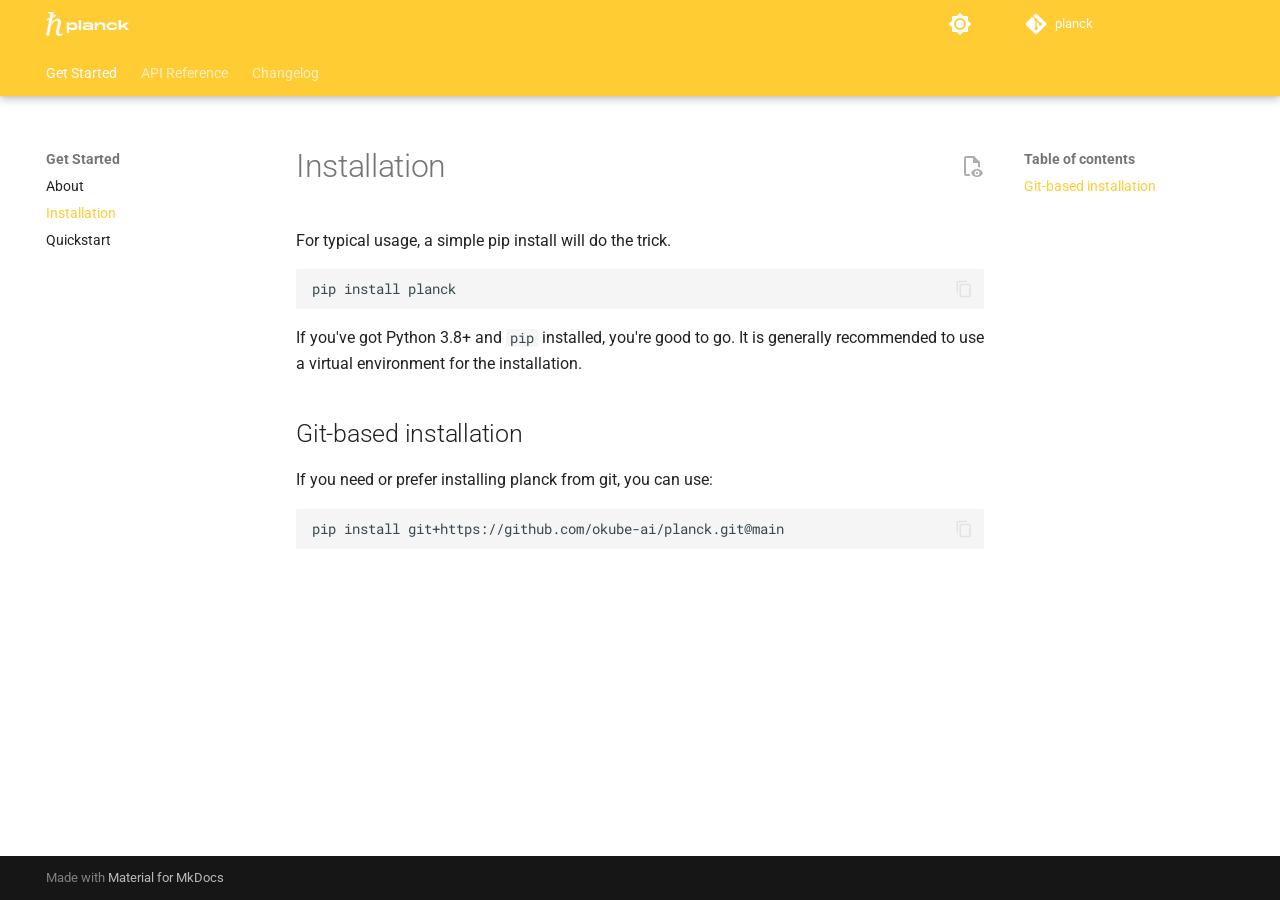
<file: install/index.html>
<!doctype html>
<html lang="en" class="no-js">
  <head>
    
      <meta charset="utf-8">
      <meta name="viewport" content="width=device-width,initial-scale=1">
      
        <meta name="description" content="Physical constants and unit conversion">
      
      
      
        <link rel="canonical" href="https://www.okube.ai/planck/install/">
      
      
        <link rel="prev" href="..">
      
      
        <link rel="next" href="../quickstart/">
      
      
      <link rel="icon" href="../images/planck_sg.png">
      <meta name="generator" content="mkdocs-1.6.1, mkdocs-material-9.5.49">
    
    
      
        <title>Installation -  </title>
      
    
    
      <link rel="stylesheet" href="../assets/stylesheets/main.6f8fc17f.min.css">
      
        
        <link rel="stylesheet" href="../assets/stylesheets/palette.06af60db.min.css">
      
      


    
    
      
    
    
      
        
        
        <link rel="preconnect" href="https://fonts.gstatic.com" crossorigin>
        <link rel="stylesheet" href="https://fonts.googleapis.com/css?family=Roboto:300,300i,400,400i,700,700i%7CRoboto+Mono:400,400i,700,700i&display=fallback">
        <style>:root{--md-text-font:"Roboto";--md-code-font:"Roboto Mono"}</style>
      
    
    
      <link rel="stylesheet" href="../assets/_mkdocstrings.css">
    
      <link rel="stylesheet" href="../stylesheets/extra.css">
    
      <link rel="stylesheet" href="../stylesheets/mkdocstrings.css">
    
    <script>__md_scope=new URL("..",location),__md_hash=e=>[...e].reduce(((e,_)=>(e<<5)-e+_.charCodeAt(0)),0),__md_get=(e,_=localStorage,t=__md_scope)=>JSON.parse(_.getItem(t.pathname+"."+e)),__md_set=(e,_,t=localStorage,a=__md_scope)=>{try{t.setItem(a.pathname+"."+e,JSON.stringify(_))}catch(e){}}</script>
    
      

    
    
    
  </head>
  
  
    
    
      
    
    
    
    
    <body dir="ltr" data-md-color-scheme="slate" data-md-color-primary="indigo" data-md-color-accent="indigo">
  
    
    <input class="md-toggle" data-md-toggle="drawer" type="checkbox" id="__drawer" autocomplete="off">
    <input class="md-toggle" data-md-toggle="search" type="checkbox" id="__search" autocomplete="off">
    <label class="md-overlay" for="__drawer"></label>
    <div data-md-component="skip">
      
        
        <a href="#git-based-installation" class="md-skip">
          Skip to content
        </a>
      
    </div>
    <div data-md-component="announce">
      
    </div>
    
    
      

  

<header class="md-header md-header--shadow md-header--lifted" data-md-component="header">
  <nav class="md-header__inner md-grid" aria-label="Header">
    <a href=".." title=" " class="md-header__button md-logo" aria-label=" " data-md-component="logo">
      
  <img src="../images/planck_sw_ltw.png" alt="logo">

    </a>
    <label class="md-header__button md-icon" for="__drawer">
      
      <svg xmlns="http://www.w3.org/2000/svg" viewBox="0 0 24 24"><path d="M3 6h18v2H3zm0 5h18v2H3zm0 5h18v2H3z"/></svg>
    </label>
    <div class="md-header__title" data-md-component="header-title">
      <div class="md-header__ellipsis">
        <div class="md-header__topic">
          <span class="md-ellipsis">
             
          </span>
        </div>
        <div class="md-header__topic" data-md-component="header-topic">
          <span class="md-ellipsis">
            
              Installation
            
          </span>
        </div>
      </div>
    </div>
    
      
        <form class="md-header__option" data-md-component="palette">
  
    
    
    
    <input class="md-option" data-md-color-media="(prefers-color-scheme: dark)" data-md-color-scheme="slate" data-md-color-primary="indigo" data-md-color-accent="indigo"  aria-label="Switch to system preference"  type="radio" name="__palette" id="__palette_0">
    
      <label class="md-header__button md-icon" title="Switch to system preference" for="__palette_1" hidden>
        <svg xmlns="http://www.w3.org/2000/svg" viewBox="0 0 24 24"><path d="M12 18c-.89 0-1.74-.2-2.5-.55C11.56 16.5 13 14.42 13 12s-1.44-4.5-3.5-5.45C10.26 6.2 11.11 6 12 6a6 6 0 0 1 6 6 6 6 0 0 1-6 6m8-9.31V4h-4.69L12 .69 8.69 4H4v4.69L.69 12 4 15.31V20h4.69L12 23.31 15.31 20H20v-4.69L23.31 12z"/></svg>
      </label>
    
  
    
    
    
    <input class="md-option" data-md-color-media="(prefers-color-scheme: light)" data-md-color-scheme="default" data-md-color-primary="indigo" data-md-color-accent="indigo"  aria-label="Switch to dark mode"  type="radio" name="__palette" id="__palette_1">
    
      <label class="md-header__button md-icon" title="Switch to dark mode" for="__palette_0" hidden>
        <svg xmlns="http://www.w3.org/2000/svg" viewBox="0 0 24 24"><path d="M12 8a4 4 0 0 0-4 4 4 4 0 0 0 4 4 4 4 0 0 0 4-4 4 4 0 0 0-4-4m0 10a6 6 0 0 1-6-6 6 6 0 0 1 6-6 6 6 0 0 1 6 6 6 6 0 0 1-6 6m8-9.31V4h-4.69L12 .69 8.69 4H4v4.69L.69 12 4 15.31V20h4.69L12 23.31 15.31 20H20v-4.69L23.31 12z"/></svg>
      </label>
    
  
</form>
      
    
    
      <script>var palette=__md_get("__palette");if(palette&&palette.color){if("(prefers-color-scheme)"===palette.color.media){var media=matchMedia("(prefers-color-scheme: light)"),input=document.querySelector(media.matches?"[data-md-color-media='(prefers-color-scheme: light)']":"[data-md-color-media='(prefers-color-scheme: dark)']");palette.color.media=input.getAttribute("data-md-color-media"),palette.color.scheme=input.getAttribute("data-md-color-scheme"),palette.color.primary=input.getAttribute("data-md-color-primary"),palette.color.accent=input.getAttribute("data-md-color-accent")}for(var[key,value]of Object.entries(palette.color))document.body.setAttribute("data-md-color-"+key,value)}</script>
    
    
    
    
      <div class="md-header__source">
        <a href="https://github.com/okube-ai/planck" title="Go to repository" class="md-source" data-md-component="source">
  <div class="md-source__icon md-icon">
    
    <svg xmlns="http://www.w3.org/2000/svg" viewBox="0 0 448 512"><!--! Font Awesome Free 6.7.1 by @fontawesome - https://fontawesome.com License - https://fontawesome.com/license/free (Icons: CC BY 4.0, Fonts: SIL OFL 1.1, Code: MIT License) Copyright 2024 Fonticons, Inc.--><path d="M439.55 236.05 244 40.45a28.87 28.87 0 0 0-40.81 0l-40.66 40.63 51.52 51.52c27.06-9.14 52.68 16.77 43.39 43.68l49.66 49.66c34.23-11.8 61.18 31 35.47 56.69-26.49 26.49-70.21-2.87-56-37.34L240.22 199v121.85c25.3 12.54 22.26 41.85 9.08 55a34.34 34.34 0 0 1-48.55 0c-17.57-17.6-11.07-46.91 11.25-56v-123c-20.8-8.51-24.6-30.74-18.64-45L142.57 101 8.45 235.14a28.86 28.86 0 0 0 0 40.81l195.61 195.6a28.86 28.86 0 0 0 40.8 0l194.69-194.69a28.86 28.86 0 0 0 0-40.81"/></svg>
  </div>
  <div class="md-source__repository">
    planck
  </div>
</a>
      </div>
    
  </nav>
  
    
      
<nav class="md-tabs" aria-label="Tabs" data-md-component="tabs">
  <div class="md-grid">
    <ul class="md-tabs__list">
      
        
  
  
    
  
  
    
    
      <li class="md-tabs__item md-tabs__item--active">
        <a href=".." class="md-tabs__link">
          
  
  Get Started

        </a>
      </li>
    
  

      
        
  
  
  
    
    
      <li class="md-tabs__item">
        <a href="../api/constants/" class="md-tabs__link">
          
  
  API Reference

        </a>
      </li>
    
  

      
        
  
  
  
    <li class="md-tabs__item">
      <a href="../changelog/" class="md-tabs__link">
        
  
    
  
  Changelog

      </a>
    </li>
  

      
    </ul>
  </div>
</nav>
    
  
</header>
    
    <div class="md-container" data-md-component="container">
      
      
        
      
      <main class="md-main" data-md-component="main">
        <div class="md-main__inner md-grid">
          
            
              
              <div class="md-sidebar md-sidebar--primary" data-md-component="sidebar" data-md-type="navigation" >
                <div class="md-sidebar__scrollwrap">
                  <div class="md-sidebar__inner">
                    


  


<nav class="md-nav md-nav--primary md-nav--lifted" aria-label="Navigation" data-md-level="0">
  <label class="md-nav__title" for="__drawer">
    <a href=".." title=" " class="md-nav__button md-logo" aria-label=" " data-md-component="logo">
      
  <img src="../images/planck_sw_ltw.png" alt="logo">

    </a>
     
  </label>
  
    <div class="md-nav__source">
      <a href="https://github.com/okube-ai/planck" title="Go to repository" class="md-source" data-md-component="source">
  <div class="md-source__icon md-icon">
    
    <svg xmlns="http://www.w3.org/2000/svg" viewBox="0 0 448 512"><!--! Font Awesome Free 6.7.1 by @fontawesome - https://fontawesome.com License - https://fontawesome.com/license/free (Icons: CC BY 4.0, Fonts: SIL OFL 1.1, Code: MIT License) Copyright 2024 Fonticons, Inc.--><path d="M439.55 236.05 244 40.45a28.87 28.87 0 0 0-40.81 0l-40.66 40.63 51.52 51.52c27.06-9.14 52.68 16.77 43.39 43.68l49.66 49.66c34.23-11.8 61.18 31 35.47 56.69-26.49 26.49-70.21-2.87-56-37.34L240.22 199v121.85c25.3 12.54 22.26 41.85 9.08 55a34.34 34.34 0 0 1-48.55 0c-17.57-17.6-11.07-46.91 11.25-56v-123c-20.8-8.51-24.6-30.74-18.64-45L142.57 101 8.45 235.14a28.86 28.86 0 0 0 0 40.81l195.61 195.6a28.86 28.86 0 0 0 40.8 0l194.69-194.69a28.86 28.86 0 0 0 0-40.81"/></svg>
  </div>
  <div class="md-source__repository">
    planck
  </div>
</a>
    </div>
  
  <ul class="md-nav__list" data-md-scrollfix>
    
      
      
  
  
    
  
  
  
    
    
    
      
        
        
      
      
        
      
    
    
    <li class="md-nav__item md-nav__item--active md-nav__item--section md-nav__item--nested">
      
        
        
        <input class="md-nav__toggle md-toggle " type="checkbox" id="__nav_1" checked>
        
          
          <label class="md-nav__link" for="__nav_1" id="__nav_1_label" tabindex="">
            
  
  <span class="md-ellipsis">
    Get Started
  </span>
  

            <span class="md-nav__icon md-icon"></span>
          </label>
        
        <nav class="md-nav" data-md-level="1" aria-labelledby="__nav_1_label" aria-expanded="true">
          <label class="md-nav__title" for="__nav_1">
            <span class="md-nav__icon md-icon"></span>
            Get Started
          </label>
          <ul class="md-nav__list" data-md-scrollfix>
            
              
                
  
  
  
  
    <li class="md-nav__item">
      <a href=".." class="md-nav__link">
        
  
  <span class="md-ellipsis">
    About
  </span>
  

      </a>
    </li>
  

              
            
              
                
  
  
    
  
  
  
    <li class="md-nav__item md-nav__item--active">
      
      <input class="md-nav__toggle md-toggle" type="checkbox" id="__toc">
      
      
      
        <label class="md-nav__link md-nav__link--active" for="__toc">
          
  
  <span class="md-ellipsis">
    Installation
  </span>
  

          <span class="md-nav__icon md-icon"></span>
        </label>
      
      <a href="./" class="md-nav__link md-nav__link--active">
        
  
  <span class="md-ellipsis">
    Installation
  </span>
  

      </a>
      
        

<nav class="md-nav md-nav--secondary" aria-label="Table of contents">
  
  
  
  
    <label class="md-nav__title" for="__toc">
      <span class="md-nav__icon md-icon"></span>
      Table of contents
    </label>
    <ul class="md-nav__list" data-md-component="toc" data-md-scrollfix>
      
        <li class="md-nav__item">
  <a href="#git-based-installation" class="md-nav__link">
    <span class="md-ellipsis">
      Git-based installation
    </span>
  </a>
  
</li>
      
    </ul>
  
</nav>
      
    </li>
  

              
            
              
                
  
  
  
  
    <li class="md-nav__item">
      <a href="../quickstart/" class="md-nav__link">
        
  
  <span class="md-ellipsis">
    Quickstart
  </span>
  

      </a>
    </li>
  

              
            
          </ul>
        </nav>
      
    </li>
  

    
      
      
  
  
  
  
    
    
    
      
      
        
      
    
    
    <li class="md-nav__item md-nav__item--nested">
      
        
        
        <input class="md-nav__toggle md-toggle " type="checkbox" id="__nav_2" >
        
          
          <label class="md-nav__link" for="__nav_2" id="__nav_2_label" tabindex="0">
            
  
  <span class="md-ellipsis">
    API Reference
  </span>
  

            <span class="md-nav__icon md-icon"></span>
          </label>
        
        <nav class="md-nav" data-md-level="1" aria-labelledby="__nav_2_label" aria-expanded="false">
          <label class="md-nav__title" for="__nav_2">
            <span class="md-nav__icon md-icon"></span>
            API Reference
          </label>
          <ul class="md-nav__list" data-md-scrollfix>
            
              
                
  
  
  
  
    <li class="md-nav__item">
      <a href="../api/constants/" class="md-nav__link">
        
  
  <span class="md-ellipsis">
    Constants
  </span>
  

      </a>
    </li>
  

              
            
              
                
  
  
  
  
    <li class="md-nav__item">
      <a href="../api/units/" class="md-nav__link">
        
  
  <span class="md-ellipsis">
    Units
  </span>
  

      </a>
    </li>
  

              
            
              
                
  
  
  
  
    
    
    
      
      
        
      
    
    
    <li class="md-nav__item md-nav__item--nested">
      
        
        
        <input class="md-nav__toggle md-toggle " type="checkbox" id="__nav_2_3" >
        
          
          <label class="md-nav__link" for="__nav_2_3" id="__nav_2_3_label" tabindex="0">
            
  
  <span class="md-ellipsis">
    Models
  </span>
  

            <span class="md-nav__icon md-icon"></span>
          </label>
        
        <nav class="md-nav" data-md-level="2" aria-labelledby="__nav_2_3_label" aria-expanded="false">
          <label class="md-nav__title" for="__nav_2_3">
            <span class="md-nav__icon md-icon"></span>
            Models
          </label>
          <ul class="md-nav__list" data-md-scrollfix>
            
              
                
  
  
  
  
    <li class="md-nav__item">
      <a href="../api/models/dimensionalphysicalconstant/" class="md-nav__link">
        
  
  <span class="md-ellipsis">
    DimensionalPhysicalConstant
  </span>
  

      </a>
    </li>
  

              
            
              
                
  
  
  
  
    <li class="md-nav__item">
      <a href="../api/models/nondimensionalphysicalconstant/" class="md-nav__link">
        
  
  <span class="md-ellipsis">
    NonDimensionalPhysicalConstant
  </span>
  

      </a>
    </li>
  

              
            
              
                
  
  
  
  
    <li class="md-nav__item">
      <a href="../api/models/unit/" class="md-nav__link">
        
  
  <span class="md-ellipsis">
    Unit
  </span>
  

      </a>
    </li>
  

              
            
          </ul>
        </nav>
      
    </li>
  

              
            
          </ul>
        </nav>
      
    </li>
  

    
      
      
  
  
  
  
    <li class="md-nav__item">
      <a href="../changelog/" class="md-nav__link">
        
  
  <span class="md-ellipsis">
    Changelog
  </span>
  

      </a>
    </li>
  

    
  </ul>
</nav>
                  </div>
                </div>
              </div>
            
            
              
              <div class="md-sidebar md-sidebar--secondary" data-md-component="sidebar" data-md-type="toc" >
                <div class="md-sidebar__scrollwrap">
                  <div class="md-sidebar__inner">
                    

<nav class="md-nav md-nav--secondary" aria-label="Table of contents">
  
  
  
  
    <label class="md-nav__title" for="__toc">
      <span class="md-nav__icon md-icon"></span>
      Table of contents
    </label>
    <ul class="md-nav__list" data-md-component="toc" data-md-scrollfix>
      
        <li class="md-nav__item">
  <a href="#git-based-installation" class="md-nav__link">
    <span class="md-ellipsis">
      Git-based installation
    </span>
  </a>
  
</li>
      
    </ul>
  
</nav>
                  </div>
                </div>
              </div>
            
          
          
            <div class="md-content" data-md-component="content">
              <article class="md-content__inner md-typeset">
                
                  

  
  
    
      
    
    <a href="https://github.com/okube-ai/planck/raw/master/docs/install.md" title="View source of this page" class="md-content__button md-icon">
      
      <svg xmlns="http://www.w3.org/2000/svg" viewBox="0 0 24 24"><path d="M17 18c.56 0 1 .44 1 1s-.44 1-1 1-1-.44-1-1 .44-1 1-1m0-3c-2.73 0-5.06 1.66-6 4 .94 2.34 3.27 4 6 4s5.06-1.66 6-4c-.94-2.34-3.27-4-6-4m0 6.5a2.5 2.5 0 0 1-2.5-2.5 2.5 2.5 0 0 1 2.5-2.5 2.5 2.5 0 0 1 2.5 2.5 2.5 2.5 0 0 1-2.5 2.5M9.27 20H6V4h7v5h5v4.07c.7.08 1.36.25 2 .49V8l-6-6H6a2 2 0 0 0-2 2v16a2 2 0 0 0 2 2h4.5a8.2 8.2 0 0 1-1.23-2"/></svg>
    </a>
  


  <h1>Installation</h1>

<p>For typical usage, a simple pip install will do the trick.</p>
<div class="highlight"><pre><span></span><code>pip<span class="w"> </span>install<span class="w"> </span>planck
</code></pre></div>
<p>If you've got Python 3.8+ and <code>pip</code> installed, you're good to go. 
It is generally recommended to use a virtual environment for the installation. </p>
<h2 id="git-based-installation">Git-based installation<a class="headerlink" href="#git-based-installation" title="Permanent link">¤</a></h2>
<p>If you need or prefer installing planck from git, you can use:
<div class="highlight"><pre><span></span><code>pip<span class="w"> </span>install<span class="w"> </span>git+https://github.com/okube-ai/planck.git@main
</code></pre></div></p>












                
              </article>
            </div>
          
          
<script>var target=document.getElementById(location.hash.slice(1));target&&target.name&&(target.checked=target.name.startsWith("__tabbed_"))</script>
        </div>
        
      </main>
      
        <footer class="md-footer">
  
  <div class="md-footer-meta md-typeset">
    <div class="md-footer-meta__inner md-grid">
      <div class="md-copyright">
  
  
    Made with
    <a href="https://squidfunk.github.io/mkdocs-material/" target="_blank" rel="noopener">
      Material for MkDocs
    </a>
  
</div>
      
    </div>
  </div>
</footer>
      
    </div>
    <div class="md-dialog" data-md-component="dialog">
      <div class="md-dialog__inner md-typeset"></div>
    </div>
    
      <div class="md-progress" data-md-component="progress" role="progressbar"></div>
    
    
    <script id="__config" type="application/json">{"base": "..", "features": ["content.action.view", "content.code.copy", "content.code.select", "content.code.annotate", "navigation.instant", "navigation.instant.prefetch", "navigation.instant.progress", "navigation.sections", "navigation.tracking", "navigation.tabs", "navigation.tabs.sticky", "navigation.path", "search.highlight", "search.suggest", "toc.follow"], "search": "../assets/javascripts/workers/search.6ce7567c.min.js", "translations": {"clipboard.copied": "Copied to clipboard", "clipboard.copy": "Copy to clipboard", "search.result.more.one": "1 more on this page", "search.result.more.other": "# more on this page", "search.result.none": "No matching documents", "search.result.one": "1 matching document", "search.result.other": "# matching documents", "search.result.placeholder": "Type to start searching", "search.result.term.missing": "Missing", "select.version": "Select version"}}</script>
    
    
      <script src="../assets/javascripts/bundle.88dd0f4e.min.js"></script>
      
    
  </body>
</html>
</file>
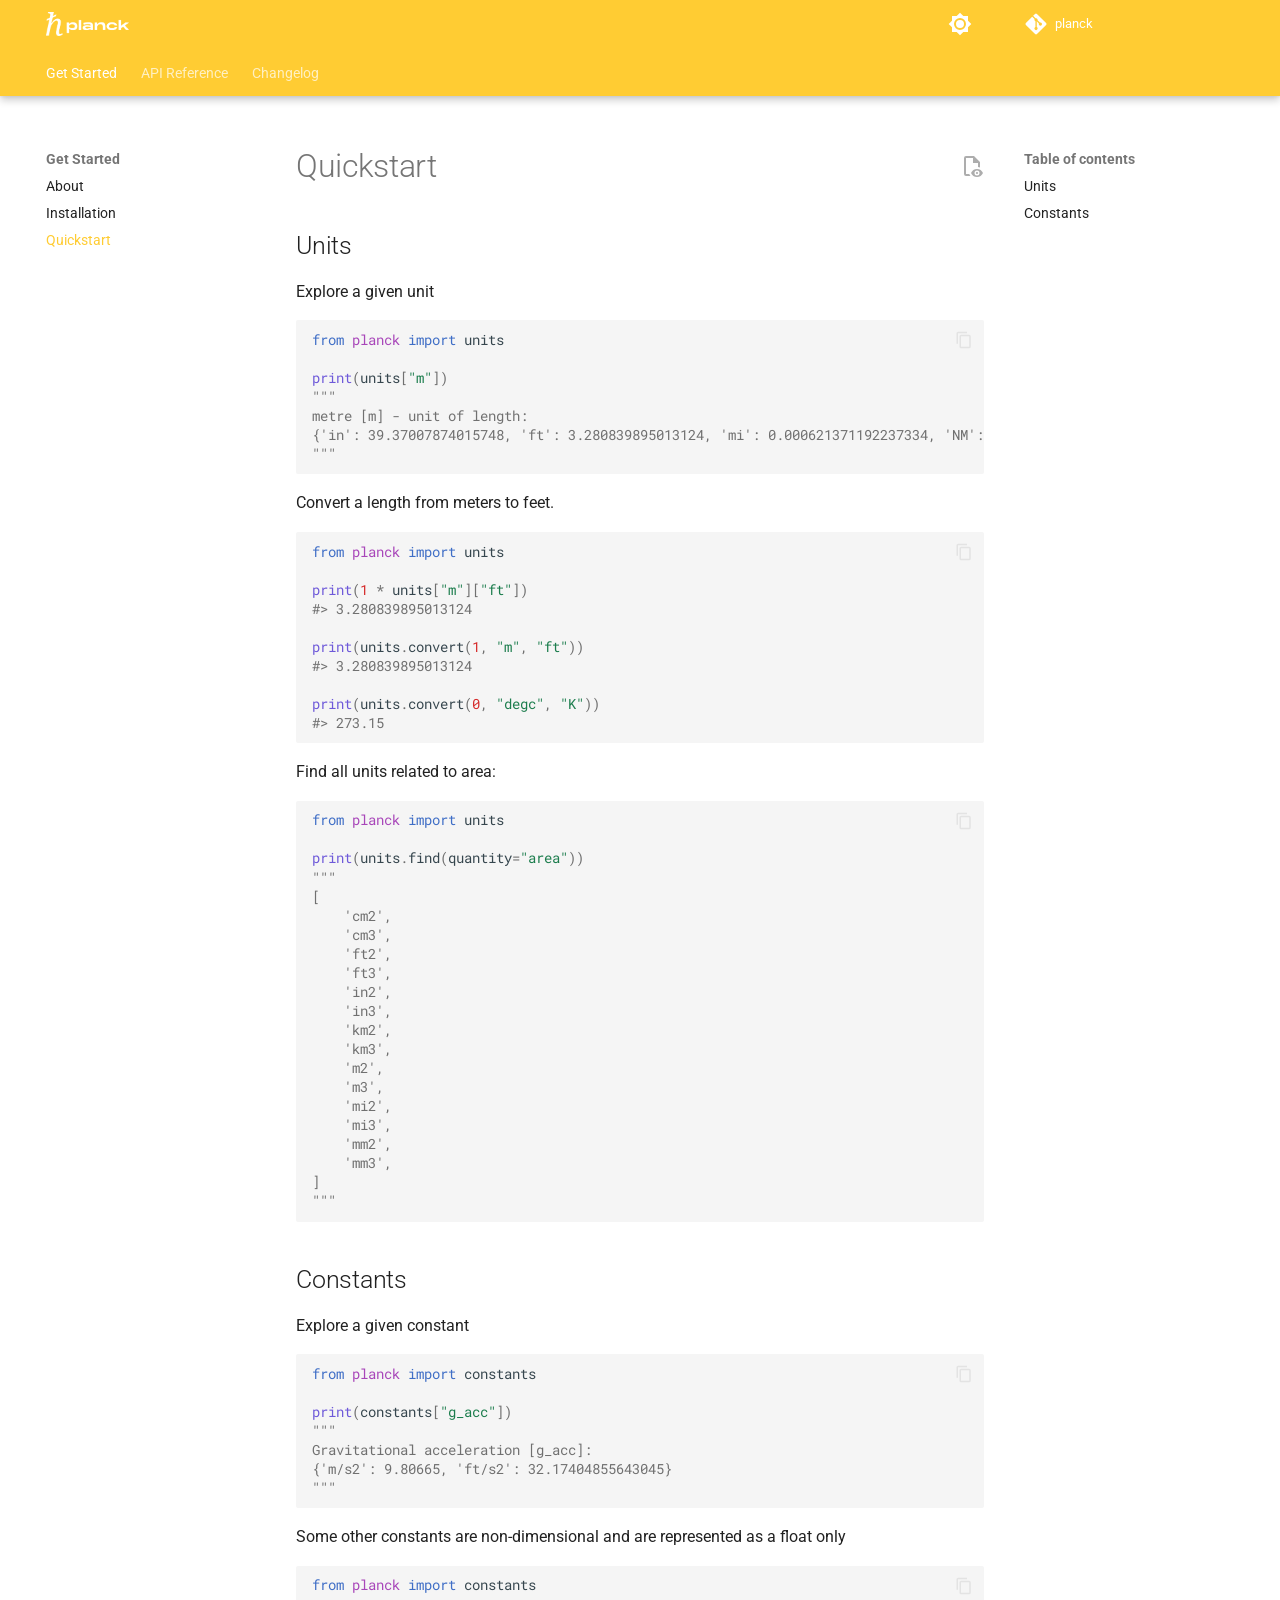
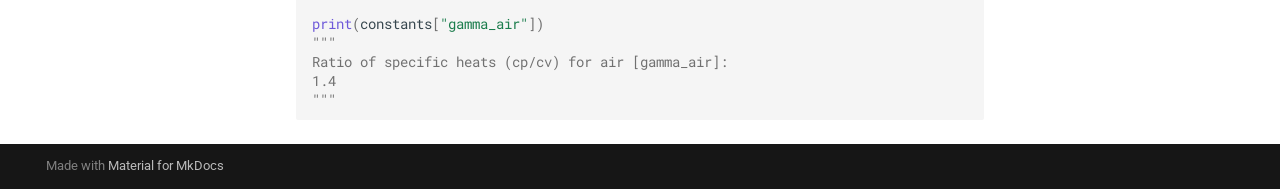
<file: quickstart/index.html>
<!doctype html>
<html lang="en" class="no-js">
  <head>
    
      <meta charset="utf-8">
      <meta name="viewport" content="width=device-width,initial-scale=1">
      
        <meta name="description" content="Physical constants and unit conversion">
      
      
      
        <link rel="canonical" href="https://www.okube.ai/planck/quickstart/">
      
      
        <link rel="prev" href="../install/">
      
      
        <link rel="next" href="../api/constants/">
      
      
      <link rel="icon" href="../images/planck_sg.png">
      <meta name="generator" content="mkdocs-1.6.1, mkdocs-material-9.5.49">
    
    
      
        <title>Quickstart -  </title>
      
    
    
      <link rel="stylesheet" href="../assets/stylesheets/main.6f8fc17f.min.css">
      
        
        <link rel="stylesheet" href="../assets/stylesheets/palette.06af60db.min.css">
      
      


    
    
      
    
    
      
        
        
        <link rel="preconnect" href="https://fonts.gstatic.com" crossorigin>
        <link rel="stylesheet" href="https://fonts.googleapis.com/css?family=Roboto:300,300i,400,400i,700,700i%7CRoboto+Mono:400,400i,700,700i&display=fallback">
        <style>:root{--md-text-font:"Roboto";--md-code-font:"Roboto Mono"}</style>
      
    
    
      <link rel="stylesheet" href="../assets/_mkdocstrings.css">
    
      <link rel="stylesheet" href="../stylesheets/extra.css">
    
      <link rel="stylesheet" href="../stylesheets/mkdocstrings.css">
    
    <script>__md_scope=new URL("..",location),__md_hash=e=>[...e].reduce(((e,_)=>(e<<5)-e+_.charCodeAt(0)),0),__md_get=(e,_=localStorage,t=__md_scope)=>JSON.parse(_.getItem(t.pathname+"."+e)),__md_set=(e,_,t=localStorage,a=__md_scope)=>{try{t.setItem(a.pathname+"."+e,JSON.stringify(_))}catch(e){}}</script>
    
      

    
    
    
  </head>
  
  
    
    
      
    
    
    
    
    <body dir="ltr" data-md-color-scheme="slate" data-md-color-primary="indigo" data-md-color-accent="indigo">
  
    
    <input class="md-toggle" data-md-toggle="drawer" type="checkbox" id="__drawer" autocomplete="off">
    <input class="md-toggle" data-md-toggle="search" type="checkbox" id="__search" autocomplete="off">
    <label class="md-overlay" for="__drawer"></label>
    <div data-md-component="skip">
      
        
        <a href="#units" class="md-skip">
          Skip to content
        </a>
      
    </div>
    <div data-md-component="announce">
      
    </div>
    
    
      

  

<header class="md-header md-header--shadow md-header--lifted" data-md-component="header">
  <nav class="md-header__inner md-grid" aria-label="Header">
    <a href=".." title=" " class="md-header__button md-logo" aria-label=" " data-md-component="logo">
      
  <img src="../images/planck_sw_ltw.png" alt="logo">

    </a>
    <label class="md-header__button md-icon" for="__drawer">
      
      <svg xmlns="http://www.w3.org/2000/svg" viewBox="0 0 24 24"><path d="M3 6h18v2H3zm0 5h18v2H3zm0 5h18v2H3z"/></svg>
    </label>
    <div class="md-header__title" data-md-component="header-title">
      <div class="md-header__ellipsis">
        <div class="md-header__topic">
          <span class="md-ellipsis">
             
          </span>
        </div>
        <div class="md-header__topic" data-md-component="header-topic">
          <span class="md-ellipsis">
            
              Quickstart
            
          </span>
        </div>
      </div>
    </div>
    
      
        <form class="md-header__option" data-md-component="palette">
  
    
    
    
    <input class="md-option" data-md-color-media="(prefers-color-scheme: dark)" data-md-color-scheme="slate" data-md-color-primary="indigo" data-md-color-accent="indigo"  aria-label="Switch to system preference"  type="radio" name="__palette" id="__palette_0">
    
      <label class="md-header__button md-icon" title="Switch to system preference" for="__palette_1" hidden>
        <svg xmlns="http://www.w3.org/2000/svg" viewBox="0 0 24 24"><path d="M12 18c-.89 0-1.74-.2-2.5-.55C11.56 16.5 13 14.42 13 12s-1.44-4.5-3.5-5.45C10.26 6.2 11.11 6 12 6a6 6 0 0 1 6 6 6 6 0 0 1-6 6m8-9.31V4h-4.69L12 .69 8.69 4H4v4.69L.69 12 4 15.31V20h4.69L12 23.31 15.31 20H20v-4.69L23.31 12z"/></svg>
      </label>
    
  
    
    
    
    <input class="md-option" data-md-color-media="(prefers-color-scheme: light)" data-md-color-scheme="default" data-md-color-primary="indigo" data-md-color-accent="indigo"  aria-label="Switch to dark mode"  type="radio" name="__palette" id="__palette_1">
    
      <label class="md-header__button md-icon" title="Switch to dark mode" for="__palette_0" hidden>
        <svg xmlns="http://www.w3.org/2000/svg" viewBox="0 0 24 24"><path d="M12 8a4 4 0 0 0-4 4 4 4 0 0 0 4 4 4 4 0 0 0 4-4 4 4 0 0 0-4-4m0 10a6 6 0 0 1-6-6 6 6 0 0 1 6-6 6 6 0 0 1 6 6 6 6 0 0 1-6 6m8-9.31V4h-4.69L12 .69 8.69 4H4v4.69L.69 12 4 15.31V20h4.69L12 23.31 15.31 20H20v-4.69L23.31 12z"/></svg>
      </label>
    
  
</form>
      
    
    
      <script>var palette=__md_get("__palette");if(palette&&palette.color){if("(prefers-color-scheme)"===palette.color.media){var media=matchMedia("(prefers-color-scheme: light)"),input=document.querySelector(media.matches?"[data-md-color-media='(prefers-color-scheme: light)']":"[data-md-color-media='(prefers-color-scheme: dark)']");palette.color.media=input.getAttribute("data-md-color-media"),palette.color.scheme=input.getAttribute("data-md-color-scheme"),palette.color.primary=input.getAttribute("data-md-color-primary"),palette.color.accent=input.getAttribute("data-md-color-accent")}for(var[key,value]of Object.entries(palette.color))document.body.setAttribute("data-md-color-"+key,value)}</script>
    
    
    
    
      <div class="md-header__source">
        <a href="https://github.com/okube-ai/planck" title="Go to repository" class="md-source" data-md-component="source">
  <div class="md-source__icon md-icon">
    
    <svg xmlns="http://www.w3.org/2000/svg" viewBox="0 0 448 512"><!--! Font Awesome Free 6.7.1 by @fontawesome - https://fontawesome.com License - https://fontawesome.com/license/free (Icons: CC BY 4.0, Fonts: SIL OFL 1.1, Code: MIT License) Copyright 2024 Fonticons, Inc.--><path d="M439.55 236.05 244 40.45a28.87 28.87 0 0 0-40.81 0l-40.66 40.63 51.52 51.52c27.06-9.14 52.68 16.77 43.39 43.68l49.66 49.66c34.23-11.8 61.18 31 35.47 56.69-26.49 26.49-70.21-2.87-56-37.34L240.22 199v121.85c25.3 12.54 22.26 41.85 9.08 55a34.34 34.34 0 0 1-48.55 0c-17.57-17.6-11.07-46.91 11.25-56v-123c-20.8-8.51-24.6-30.74-18.64-45L142.57 101 8.45 235.14a28.86 28.86 0 0 0 0 40.81l195.61 195.6a28.86 28.86 0 0 0 40.8 0l194.69-194.69a28.86 28.86 0 0 0 0-40.81"/></svg>
  </div>
  <div class="md-source__repository">
    planck
  </div>
</a>
      </div>
    
  </nav>
  
    
      
<nav class="md-tabs" aria-label="Tabs" data-md-component="tabs">
  <div class="md-grid">
    <ul class="md-tabs__list">
      
        
  
  
    
  
  
    
    
      <li class="md-tabs__item md-tabs__item--active">
        <a href=".." class="md-tabs__link">
          
  
  Get Started

        </a>
      </li>
    
  

      
        
  
  
  
    
    
      <li class="md-tabs__item">
        <a href="../api/constants/" class="md-tabs__link">
          
  
  API Reference

        </a>
      </li>
    
  

      
        
  
  
  
    <li class="md-tabs__item">
      <a href="../changelog/" class="md-tabs__link">
        
  
    
  
  Changelog

      </a>
    </li>
  

      
    </ul>
  </div>
</nav>
    
  
</header>
    
    <div class="md-container" data-md-component="container">
      
      
        
      
      <main class="md-main" data-md-component="main">
        <div class="md-main__inner md-grid">
          
            
              
              <div class="md-sidebar md-sidebar--primary" data-md-component="sidebar" data-md-type="navigation" >
                <div class="md-sidebar__scrollwrap">
                  <div class="md-sidebar__inner">
                    


  


<nav class="md-nav md-nav--primary md-nav--lifted" aria-label="Navigation" data-md-level="0">
  <label class="md-nav__title" for="__drawer">
    <a href=".." title=" " class="md-nav__button md-logo" aria-label=" " data-md-component="logo">
      
  <img src="../images/planck_sw_ltw.png" alt="logo">

    </a>
     
  </label>
  
    <div class="md-nav__source">
      <a href="https://github.com/okube-ai/planck" title="Go to repository" class="md-source" data-md-component="source">
  <div class="md-source__icon md-icon">
    
    <svg xmlns="http://www.w3.org/2000/svg" viewBox="0 0 448 512"><!--! Font Awesome Free 6.7.1 by @fontawesome - https://fontawesome.com License - https://fontawesome.com/license/free (Icons: CC BY 4.0, Fonts: SIL OFL 1.1, Code: MIT License) Copyright 2024 Fonticons, Inc.--><path d="M439.55 236.05 244 40.45a28.87 28.87 0 0 0-40.81 0l-40.66 40.63 51.52 51.52c27.06-9.14 52.68 16.77 43.39 43.68l49.66 49.66c34.23-11.8 61.18 31 35.47 56.69-26.49 26.49-70.21-2.87-56-37.34L240.22 199v121.85c25.3 12.54 22.26 41.85 9.08 55a34.34 34.34 0 0 1-48.55 0c-17.57-17.6-11.07-46.91 11.25-56v-123c-20.8-8.51-24.6-30.74-18.64-45L142.57 101 8.45 235.14a28.86 28.86 0 0 0 0 40.81l195.61 195.6a28.86 28.86 0 0 0 40.8 0l194.69-194.69a28.86 28.86 0 0 0 0-40.81"/></svg>
  </div>
  <div class="md-source__repository">
    planck
  </div>
</a>
    </div>
  
  <ul class="md-nav__list" data-md-scrollfix>
    
      
      
  
  
    
  
  
  
    
    
    
      
        
        
      
      
        
      
    
    
    <li class="md-nav__item md-nav__item--active md-nav__item--section md-nav__item--nested">
      
        
        
        <input class="md-nav__toggle md-toggle " type="checkbox" id="__nav_1" checked>
        
          
          <label class="md-nav__link" for="__nav_1" id="__nav_1_label" tabindex="">
            
  
  <span class="md-ellipsis">
    Get Started
  </span>
  

            <span class="md-nav__icon md-icon"></span>
          </label>
        
        <nav class="md-nav" data-md-level="1" aria-labelledby="__nav_1_label" aria-expanded="true">
          <label class="md-nav__title" for="__nav_1">
            <span class="md-nav__icon md-icon"></span>
            Get Started
          </label>
          <ul class="md-nav__list" data-md-scrollfix>
            
              
                
  
  
  
  
    <li class="md-nav__item">
      <a href=".." class="md-nav__link">
        
  
  <span class="md-ellipsis">
    About
  </span>
  

      </a>
    </li>
  

              
            
              
                
  
  
  
  
    <li class="md-nav__item">
      <a href="../install/" class="md-nav__link">
        
  
  <span class="md-ellipsis">
    Installation
  </span>
  

      </a>
    </li>
  

              
            
              
                
  
  
    
  
  
  
    <li class="md-nav__item md-nav__item--active">
      
      <input class="md-nav__toggle md-toggle" type="checkbox" id="__toc">
      
      
      
        <label class="md-nav__link md-nav__link--active" for="__toc">
          
  
  <span class="md-ellipsis">
    Quickstart
  </span>
  

          <span class="md-nav__icon md-icon"></span>
        </label>
      
      <a href="./" class="md-nav__link md-nav__link--active">
        
  
  <span class="md-ellipsis">
    Quickstart
  </span>
  

      </a>
      
        

<nav class="md-nav md-nav--secondary" aria-label="Table of contents">
  
  
  
  
    <label class="md-nav__title" for="__toc">
      <span class="md-nav__icon md-icon"></span>
      Table of contents
    </label>
    <ul class="md-nav__list" data-md-component="toc" data-md-scrollfix>
      
        <li class="md-nav__item">
  <a href="#units" class="md-nav__link">
    <span class="md-ellipsis">
      Units
    </span>
  </a>
  
</li>
      
        <li class="md-nav__item">
  <a href="#constants" class="md-nav__link">
    <span class="md-ellipsis">
      Constants
    </span>
  </a>
  
</li>
      
    </ul>
  
</nav>
      
    </li>
  

              
            
          </ul>
        </nav>
      
    </li>
  

    
      
      
  
  
  
  
    
    
    
      
      
        
      
    
    
    <li class="md-nav__item md-nav__item--nested">
      
        
        
        <input class="md-nav__toggle md-toggle " type="checkbox" id="__nav_2" >
        
          
          <label class="md-nav__link" for="__nav_2" id="__nav_2_label" tabindex="0">
            
  
  <span class="md-ellipsis">
    API Reference
  </span>
  

            <span class="md-nav__icon md-icon"></span>
          </label>
        
        <nav class="md-nav" data-md-level="1" aria-labelledby="__nav_2_label" aria-expanded="false">
          <label class="md-nav__title" for="__nav_2">
            <span class="md-nav__icon md-icon"></span>
            API Reference
          </label>
          <ul class="md-nav__list" data-md-scrollfix>
            
              
                
  
  
  
  
    <li class="md-nav__item">
      <a href="../api/constants/" class="md-nav__link">
        
  
  <span class="md-ellipsis">
    Constants
  </span>
  

      </a>
    </li>
  

              
            
              
                
  
  
  
  
    <li class="md-nav__item">
      <a href="../api/units/" class="md-nav__link">
        
  
  <span class="md-ellipsis">
    Units
  </span>
  

      </a>
    </li>
  

              
            
              
                
  
  
  
  
    
    
    
      
      
        
      
    
    
    <li class="md-nav__item md-nav__item--nested">
      
        
        
        <input class="md-nav__toggle md-toggle " type="checkbox" id="__nav_2_3" >
        
          
          <label class="md-nav__link" for="__nav_2_3" id="__nav_2_3_label" tabindex="0">
            
  
  <span class="md-ellipsis">
    Models
  </span>
  

            <span class="md-nav__icon md-icon"></span>
          </label>
        
        <nav class="md-nav" data-md-level="2" aria-labelledby="__nav_2_3_label" aria-expanded="false">
          <label class="md-nav__title" for="__nav_2_3">
            <span class="md-nav__icon md-icon"></span>
            Models
          </label>
          <ul class="md-nav__list" data-md-scrollfix>
            
              
                
  
  
  
  
    <li class="md-nav__item">
      <a href="../api/models/dimensionalphysicalconstant/" class="md-nav__link">
        
  
  <span class="md-ellipsis">
    DimensionalPhysicalConstant
  </span>
  

      </a>
    </li>
  

              
            
              
                
  
  
  
  
    <li class="md-nav__item">
      <a href="../api/models/nondimensionalphysicalconstant/" class="md-nav__link">
        
  
  <span class="md-ellipsis">
    NonDimensionalPhysicalConstant
  </span>
  

      </a>
    </li>
  

              
            
              
                
  
  
  
  
    <li class="md-nav__item">
      <a href="../api/models/unit/" class="md-nav__link">
        
  
  <span class="md-ellipsis">
    Unit
  </span>
  

      </a>
    </li>
  

              
            
          </ul>
        </nav>
      
    </li>
  

              
            
          </ul>
        </nav>
      
    </li>
  

    
      
      
  
  
  
  
    <li class="md-nav__item">
      <a href="../changelog/" class="md-nav__link">
        
  
  <span class="md-ellipsis">
    Changelog
  </span>
  

      </a>
    </li>
  

    
  </ul>
</nav>
                  </div>
                </div>
              </div>
            
            
              
              <div class="md-sidebar md-sidebar--secondary" data-md-component="sidebar" data-md-type="toc" >
                <div class="md-sidebar__scrollwrap">
                  <div class="md-sidebar__inner">
                    

<nav class="md-nav md-nav--secondary" aria-label="Table of contents">
  
  
  
  
    <label class="md-nav__title" for="__toc">
      <span class="md-nav__icon md-icon"></span>
      Table of contents
    </label>
    <ul class="md-nav__list" data-md-component="toc" data-md-scrollfix>
      
        <li class="md-nav__item">
  <a href="#units" class="md-nav__link">
    <span class="md-ellipsis">
      Units
    </span>
  </a>
  
</li>
      
        <li class="md-nav__item">
  <a href="#constants" class="md-nav__link">
    <span class="md-ellipsis">
      Constants
    </span>
  </a>
  
</li>
      
    </ul>
  
</nav>
                  </div>
                </div>
              </div>
            
          
          
            <div class="md-content" data-md-component="content">
              <article class="md-content__inner md-typeset">
                
                  

  
  
    
      
    
    <a href="https://github.com/okube-ai/planck/raw/master/docs/quickstart.md" title="View source of this page" class="md-content__button md-icon">
      
      <svg xmlns="http://www.w3.org/2000/svg" viewBox="0 0 24 24"><path d="M17 18c.56 0 1 .44 1 1s-.44 1-1 1-1-.44-1-1 .44-1 1-1m0-3c-2.73 0-5.06 1.66-6 4 .94 2.34 3.27 4 6 4s5.06-1.66 6-4c-.94-2.34-3.27-4-6-4m0 6.5a2.5 2.5 0 0 1-2.5-2.5 2.5 2.5 0 0 1 2.5-2.5 2.5 2.5 0 0 1 2.5 2.5 2.5 2.5 0 0 1-2.5 2.5M9.27 20H6V4h7v5h5v4.07c.7.08 1.36.25 2 .49V8l-6-6H6a2 2 0 0 0-2 2v16a2 2 0 0 0 2 2h4.5a8.2 8.2 0 0 1-1.23-2"/></svg>
    </a>
  


  <h1>Quickstart</h1>

<h2 id="units">Units<a class="headerlink" href="#units" title="Permanent link">¤</a></h2>
<p>Explore a given unit
<div class="highlight"><pre><span></span><code><span class="kn">from</span> <span class="nn">planck</span> <span class="kn">import</span> <span class="n">units</span>

<span class="nb">print</span><span class="p">(</span><span class="n">units</span><span class="p">[</span><span class="s2">&quot;m&quot;</span><span class="p">])</span>
<span class="sd">&quot;&quot;&quot;</span>
<span class="sd">metre [m] - unit of length:</span>
<span class="sd">{&#39;in&#39;: 39.37007874015748, &#39;ft&#39;: 3.280839895013124, &#39;mi&#39;: 0.000621371192237334, &#39;NM&#39;: 0.0005399568034557236, &#39;mm&#39;: 1000.0, &#39;cm&#39;: 100.0, &#39;m&#39;: 1.0, &#39;km&#39;: 0.001}</span>
<span class="sd">&quot;&quot;&quot;</span>
</code></pre></div></p>
<p>Convert a length from meters to feet.</p>
<div class="highlight"><pre><span></span><code><span class="kn">from</span> <span class="nn">planck</span> <span class="kn">import</span> <span class="n">units</span>

<span class="nb">print</span><span class="p">(</span><span class="mi">1</span> <span class="o">*</span> <span class="n">units</span><span class="p">[</span><span class="s2">&quot;m&quot;</span><span class="p">][</span><span class="s2">&quot;ft&quot;</span><span class="p">])</span>
<span class="c1">#&gt; 3.280839895013124</span>

<span class="nb">print</span><span class="p">(</span><span class="n">units</span><span class="o">.</span><span class="n">convert</span><span class="p">(</span><span class="mi">1</span><span class="p">,</span> <span class="s2">&quot;m&quot;</span><span class="p">,</span> <span class="s2">&quot;ft&quot;</span><span class="p">))</span>
<span class="c1">#&gt; 3.280839895013124</span>

<span class="nb">print</span><span class="p">(</span><span class="n">units</span><span class="o">.</span><span class="n">convert</span><span class="p">(</span><span class="mi">0</span><span class="p">,</span> <span class="s2">&quot;degc&quot;</span><span class="p">,</span> <span class="s2">&quot;K&quot;</span><span class="p">))</span>
<span class="c1">#&gt; 273.15</span>
</code></pre></div>
<p>Find all units related to area:
<div class="highlight"><pre><span></span><code><span class="kn">from</span> <span class="nn">planck</span> <span class="kn">import</span> <span class="n">units</span>

<span class="nb">print</span><span class="p">(</span><span class="n">units</span><span class="o">.</span><span class="n">find</span><span class="p">(</span><span class="n">quantity</span><span class="o">=</span><span class="s2">&quot;area&quot;</span><span class="p">))</span>
<span class="sd">&quot;&quot;&quot;</span>
<span class="sd">[</span>
<span class="sd">    &#39;cm2&#39;,</span>
<span class="sd">    &#39;cm3&#39;,</span>
<span class="sd">    &#39;ft2&#39;,</span>
<span class="sd">    &#39;ft3&#39;,</span>
<span class="sd">    &#39;in2&#39;,</span>
<span class="sd">    &#39;in3&#39;,</span>
<span class="sd">    &#39;km2&#39;,</span>
<span class="sd">    &#39;km3&#39;,</span>
<span class="sd">    &#39;m2&#39;,</span>
<span class="sd">    &#39;m3&#39;,</span>
<span class="sd">    &#39;mi2&#39;,</span>
<span class="sd">    &#39;mi3&#39;,</span>
<span class="sd">    &#39;mm2&#39;,</span>
<span class="sd">    &#39;mm3&#39;,</span>
<span class="sd">]</span>
<span class="sd">&quot;&quot;&quot;</span>
</code></pre></div></p>
<h2 id="constants">Constants<a class="headerlink" href="#constants" title="Permanent link">¤</a></h2>
<p>Explore a given constant
<div class="highlight"><pre><span></span><code><span class="kn">from</span> <span class="nn">planck</span> <span class="kn">import</span> <span class="n">constants</span>

<span class="nb">print</span><span class="p">(</span><span class="n">constants</span><span class="p">[</span><span class="s2">&quot;g_acc&quot;</span><span class="p">])</span>
<span class="sd">&quot;&quot;&quot;</span>
<span class="sd">Gravitational acceleration [g_acc]:</span>
<span class="sd">{&#39;m/s2&#39;: 9.80665, &#39;ft/s2&#39;: 32.17404855643045}</span>
<span class="sd">&quot;&quot;&quot;</span>
</code></pre></div></p>
<p>Some other constants are non-dimensional and are represented as a float only
<div class="highlight"><pre><span></span><code><span class="kn">from</span> <span class="nn">planck</span> <span class="kn">import</span> <span class="n">constants</span>

<span class="nb">print</span><span class="p">(</span><span class="n">constants</span><span class="p">[</span><span class="s2">&quot;gamma_air&quot;</span><span class="p">])</span>
<span class="sd">&quot;&quot;&quot;</span>
<span class="sd">Ratio of specific heats (cp/cv) for air [gamma_air]:</span>
<span class="sd">1.4</span>
<span class="sd">&quot;&quot;&quot;</span>
</code></pre></div></p>












                
              </article>
            </div>
          
          
<script>var target=document.getElementById(location.hash.slice(1));target&&target.name&&(target.checked=target.name.startsWith("__tabbed_"))</script>
        </div>
        
      </main>
      
        <footer class="md-footer">
  
  <div class="md-footer-meta md-typeset">
    <div class="md-footer-meta__inner md-grid">
      <div class="md-copyright">
  
  
    Made with
    <a href="https://squidfunk.github.io/mkdocs-material/" target="_blank" rel="noopener">
      Material for MkDocs
    </a>
  
</div>
      
    </div>
  </div>
</footer>
      
    </div>
    <div class="md-dialog" data-md-component="dialog">
      <div class="md-dialog__inner md-typeset"></div>
    </div>
    
      <div class="md-progress" data-md-component="progress" role="progressbar"></div>
    
    
    <script id="__config" type="application/json">{"base": "..", "features": ["content.action.view", "content.code.copy", "content.code.select", "content.code.annotate", "navigation.instant", "navigation.instant.prefetch", "navigation.instant.progress", "navigation.sections", "navigation.tracking", "navigation.tabs", "navigation.tabs.sticky", "navigation.path", "search.highlight", "search.suggest", "toc.follow"], "search": "../assets/javascripts/workers/search.6ce7567c.min.js", "translations": {"clipboard.copied": "Copied to clipboard", "clipboard.copy": "Copy to clipboard", "search.result.more.one": "1 more on this page", "search.result.more.other": "# more on this page", "search.result.none": "No matching documents", "search.result.one": "1 matching document", "search.result.other": "# matching documents", "search.result.placeholder": "Type to start searching", "search.result.term.missing": "Missing", "select.version": "Select version"}}</script>
    
    
      <script src="../assets/javascripts/bundle.88dd0f4e.min.js"></script>
      
    
  </body>
</html>
</file>
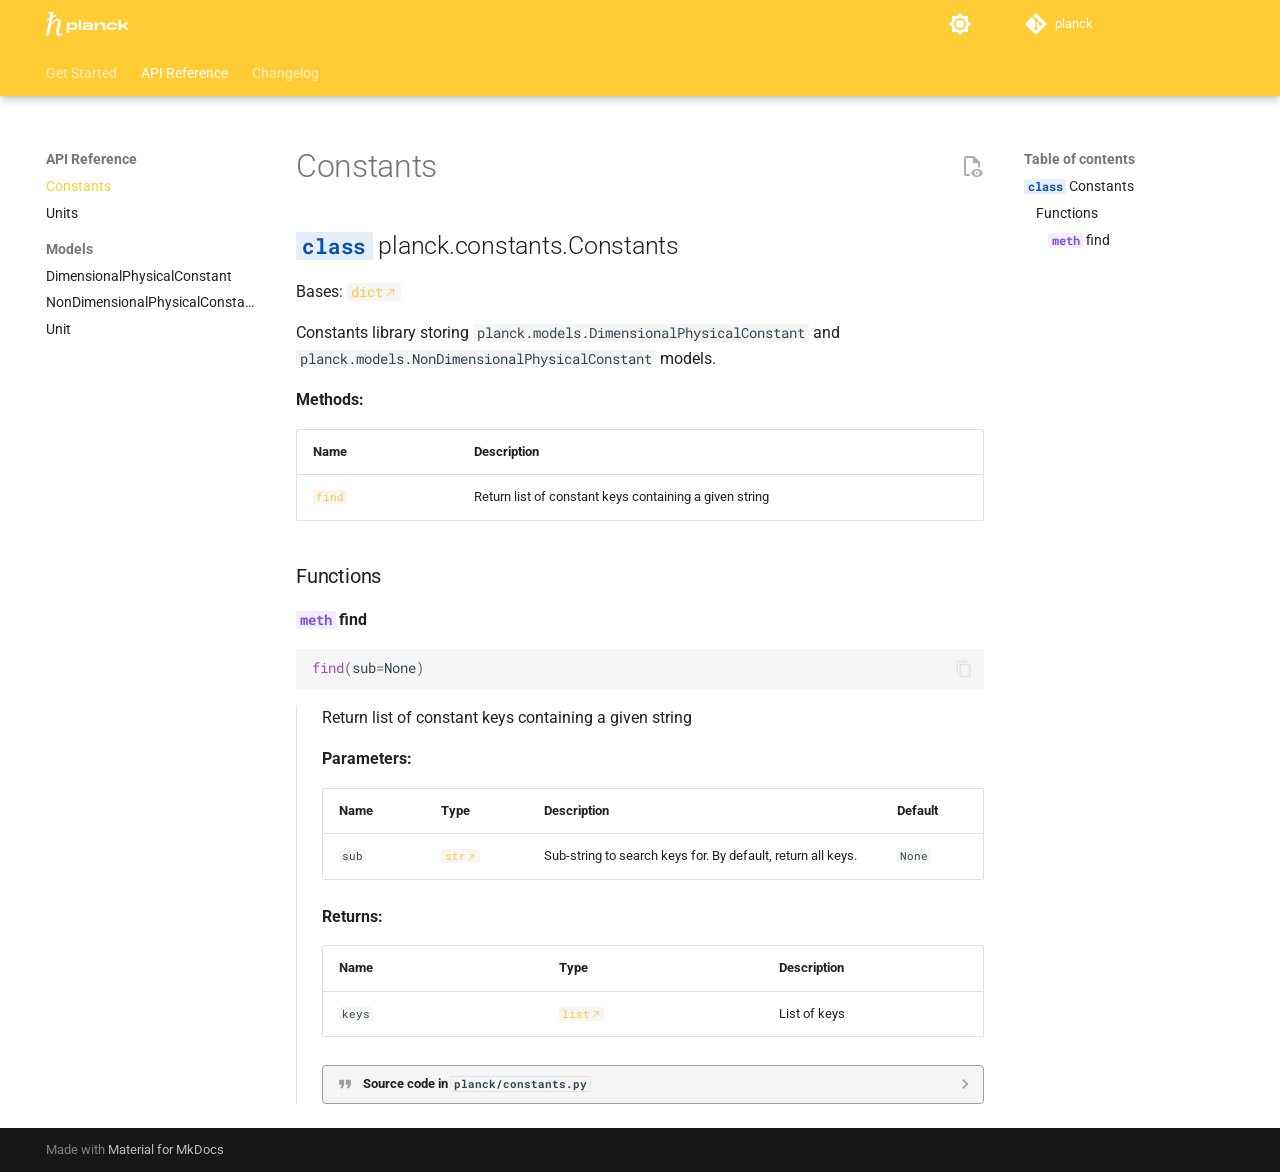
<file: api/constants/index.html>
<!doctype html>
<html lang="en" class="no-js">
  <head>
    
      <meta charset="utf-8">
      <meta name="viewport" content="width=device-width,initial-scale=1">
      
        <meta name="description" content="Physical constants and unit conversion">
      
      
      
        <link rel="canonical" href="https://www.okube.ai/planck/api/constants/">
      
      
        <link rel="prev" href="../../quickstart/">
      
      
        <link rel="next" href="../units/">
      
      
      <link rel="icon" href="../../images/planck_sg.png">
      <meta name="generator" content="mkdocs-1.6.1, mkdocs-material-9.5.49">
    
    
      
        <title>Constants -  </title>
      
    
    
      <link rel="stylesheet" href="../../assets/stylesheets/main.6f8fc17f.min.css">
      
        
        <link rel="stylesheet" href="../../assets/stylesheets/palette.06af60db.min.css">
      
      


    
    
      
    
    
      
        
        
        <link rel="preconnect" href="https://fonts.gstatic.com" crossorigin>
        <link rel="stylesheet" href="https://fonts.googleapis.com/css?family=Roboto:300,300i,400,400i,700,700i%7CRoboto+Mono:400,400i,700,700i&display=fallback">
        <style>:root{--md-text-font:"Roboto";--md-code-font:"Roboto Mono"}</style>
      
    
    
      <link rel="stylesheet" href="../../assets/_mkdocstrings.css">
    
      <link rel="stylesheet" href="../../stylesheets/extra.css">
    
      <link rel="stylesheet" href="../../stylesheets/mkdocstrings.css">
    
    <script>__md_scope=new URL("../..",location),__md_hash=e=>[...e].reduce(((e,_)=>(e<<5)-e+_.charCodeAt(0)),0),__md_get=(e,_=localStorage,t=__md_scope)=>JSON.parse(_.getItem(t.pathname+"."+e)),__md_set=(e,_,t=localStorage,a=__md_scope)=>{try{t.setItem(a.pathname+"."+e,JSON.stringify(_))}catch(e){}}</script>
    
      

    
    
    
  </head>
  
  
    
    
      
    
    
    
    
    <body dir="ltr" data-md-color-scheme="slate" data-md-color-primary="indigo" data-md-color-accent="indigo">
  
    
    <input class="md-toggle" data-md-toggle="drawer" type="checkbox" id="__drawer" autocomplete="off">
    <input class="md-toggle" data-md-toggle="search" type="checkbox" id="__search" autocomplete="off">
    <label class="md-overlay" for="__drawer"></label>
    <div data-md-component="skip">
      
        
        <a href="#planck.constants.Constants" class="md-skip">
          Skip to content
        </a>
      
    </div>
    <div data-md-component="announce">
      
    </div>
    
    
      

  

<header class="md-header md-header--shadow md-header--lifted" data-md-component="header">
  <nav class="md-header__inner md-grid" aria-label="Header">
    <a href="../.." title=" " class="md-header__button md-logo" aria-label=" " data-md-component="logo">
      
  <img src="../../images/planck_sw_ltw.png" alt="logo">

    </a>
    <label class="md-header__button md-icon" for="__drawer">
      
      <svg xmlns="http://www.w3.org/2000/svg" viewBox="0 0 24 24"><path d="M3 6h18v2H3zm0 5h18v2H3zm0 5h18v2H3z"/></svg>
    </label>
    <div class="md-header__title" data-md-component="header-title">
      <div class="md-header__ellipsis">
        <div class="md-header__topic">
          <span class="md-ellipsis">
             
          </span>
        </div>
        <div class="md-header__topic" data-md-component="header-topic">
          <span class="md-ellipsis">
            
              Constants
            
          </span>
        </div>
      </div>
    </div>
    
      
        <form class="md-header__option" data-md-component="palette">
  
    
    
    
    <input class="md-option" data-md-color-media="(prefers-color-scheme: dark)" data-md-color-scheme="slate" data-md-color-primary="indigo" data-md-color-accent="indigo"  aria-label="Switch to system preference"  type="radio" name="__palette" id="__palette_0">
    
      <label class="md-header__button md-icon" title="Switch to system preference" for="__palette_1" hidden>
        <svg xmlns="http://www.w3.org/2000/svg" viewBox="0 0 24 24"><path d="M12 18c-.89 0-1.74-.2-2.5-.55C11.56 16.5 13 14.42 13 12s-1.44-4.5-3.5-5.45C10.26 6.2 11.11 6 12 6a6 6 0 0 1 6 6 6 6 0 0 1-6 6m8-9.31V4h-4.69L12 .69 8.69 4H4v4.69L.69 12 4 15.31V20h4.69L12 23.31 15.31 20H20v-4.69L23.31 12z"/></svg>
      </label>
    
  
    
    
    
    <input class="md-option" data-md-color-media="(prefers-color-scheme: light)" data-md-color-scheme="default" data-md-color-primary="indigo" data-md-color-accent="indigo"  aria-label="Switch to dark mode"  type="radio" name="__palette" id="__palette_1">
    
      <label class="md-header__button md-icon" title="Switch to dark mode" for="__palette_0" hidden>
        <svg xmlns="http://www.w3.org/2000/svg" viewBox="0 0 24 24"><path d="M12 8a4 4 0 0 0-4 4 4 4 0 0 0 4 4 4 4 0 0 0 4-4 4 4 0 0 0-4-4m0 10a6 6 0 0 1-6-6 6 6 0 0 1 6-6 6 6 0 0 1 6 6 6 6 0 0 1-6 6m8-9.31V4h-4.69L12 .69 8.69 4H4v4.69L.69 12 4 15.31V20h4.69L12 23.31 15.31 20H20v-4.69L23.31 12z"/></svg>
      </label>
    
  
</form>
      
    
    
      <script>var palette=__md_get("__palette");if(palette&&palette.color){if("(prefers-color-scheme)"===palette.color.media){var media=matchMedia("(prefers-color-scheme: light)"),input=document.querySelector(media.matches?"[data-md-color-media='(prefers-color-scheme: light)']":"[data-md-color-media='(prefers-color-scheme: dark)']");palette.color.media=input.getAttribute("data-md-color-media"),palette.color.scheme=input.getAttribute("data-md-color-scheme"),palette.color.primary=input.getAttribute("data-md-color-primary"),palette.color.accent=input.getAttribute("data-md-color-accent")}for(var[key,value]of Object.entries(palette.color))document.body.setAttribute("data-md-color-"+key,value)}</script>
    
    
    
    
      <div class="md-header__source">
        <a href="https://github.com/okube-ai/planck" title="Go to repository" class="md-source" data-md-component="source">
  <div class="md-source__icon md-icon">
    
    <svg xmlns="http://www.w3.org/2000/svg" viewBox="0 0 448 512"><!--! Font Awesome Free 6.7.1 by @fontawesome - https://fontawesome.com License - https://fontawesome.com/license/free (Icons: CC BY 4.0, Fonts: SIL OFL 1.1, Code: MIT License) Copyright 2024 Fonticons, Inc.--><path d="M439.55 236.05 244 40.45a28.87 28.87 0 0 0-40.81 0l-40.66 40.63 51.52 51.52c27.06-9.14 52.68 16.77 43.39 43.68l49.66 49.66c34.23-11.8 61.18 31 35.47 56.69-26.49 26.49-70.21-2.87-56-37.34L240.22 199v121.85c25.3 12.54 22.26 41.85 9.08 55a34.34 34.34 0 0 1-48.55 0c-17.57-17.6-11.07-46.91 11.25-56v-123c-20.8-8.51-24.6-30.74-18.64-45L142.57 101 8.45 235.14a28.86 28.86 0 0 0 0 40.81l195.61 195.6a28.86 28.86 0 0 0 40.8 0l194.69-194.69a28.86 28.86 0 0 0 0-40.81"/></svg>
  </div>
  <div class="md-source__repository">
    planck
  </div>
</a>
      </div>
    
  </nav>
  
    
      
<nav class="md-tabs" aria-label="Tabs" data-md-component="tabs">
  <div class="md-grid">
    <ul class="md-tabs__list">
      
        
  
  
  
    
    
      <li class="md-tabs__item">
        <a href="../.." class="md-tabs__link">
          
  
  Get Started

        </a>
      </li>
    
  

      
        
  
  
    
  
  
    
    
      <li class="md-tabs__item md-tabs__item--active">
        <a href="./" class="md-tabs__link">
          
  
  API Reference

        </a>
      </li>
    
  

      
        
  
  
  
    <li class="md-tabs__item">
      <a href="../../changelog/" class="md-tabs__link">
        
  
    
  
  Changelog

      </a>
    </li>
  

      
    </ul>
  </div>
</nav>
    
  
</header>
    
    <div class="md-container" data-md-component="container">
      
      
        
      
      <main class="md-main" data-md-component="main">
        <div class="md-main__inner md-grid">
          
            
              
              <div class="md-sidebar md-sidebar--primary" data-md-component="sidebar" data-md-type="navigation" >
                <div class="md-sidebar__scrollwrap">
                  <div class="md-sidebar__inner">
                    


  


<nav class="md-nav md-nav--primary md-nav--lifted" aria-label="Navigation" data-md-level="0">
  <label class="md-nav__title" for="__drawer">
    <a href="../.." title=" " class="md-nav__button md-logo" aria-label=" " data-md-component="logo">
      
  <img src="../../images/planck_sw_ltw.png" alt="logo">

    </a>
     
  </label>
  
    <div class="md-nav__source">
      <a href="https://github.com/okube-ai/planck" title="Go to repository" class="md-source" data-md-component="source">
  <div class="md-source__icon md-icon">
    
    <svg xmlns="http://www.w3.org/2000/svg" viewBox="0 0 448 512"><!--! Font Awesome Free 6.7.1 by @fontawesome - https://fontawesome.com License - https://fontawesome.com/license/free (Icons: CC BY 4.0, Fonts: SIL OFL 1.1, Code: MIT License) Copyright 2024 Fonticons, Inc.--><path d="M439.55 236.05 244 40.45a28.87 28.87 0 0 0-40.81 0l-40.66 40.63 51.52 51.52c27.06-9.14 52.68 16.77 43.39 43.68l49.66 49.66c34.23-11.8 61.18 31 35.47 56.69-26.49 26.49-70.21-2.87-56-37.34L240.22 199v121.85c25.3 12.54 22.26 41.85 9.08 55a34.34 34.34 0 0 1-48.55 0c-17.57-17.6-11.07-46.91 11.25-56v-123c-20.8-8.51-24.6-30.74-18.64-45L142.57 101 8.45 235.14a28.86 28.86 0 0 0 0 40.81l195.61 195.6a28.86 28.86 0 0 0 40.8 0l194.69-194.69a28.86 28.86 0 0 0 0-40.81"/></svg>
  </div>
  <div class="md-source__repository">
    planck
  </div>
</a>
    </div>
  
  <ul class="md-nav__list" data-md-scrollfix>
    
      
      
  
  
  
  
    
    
    
      
      
        
      
    
    
    <li class="md-nav__item md-nav__item--nested">
      
        
        
        <input class="md-nav__toggle md-toggle " type="checkbox" id="__nav_1" >
        
          
          <label class="md-nav__link" for="__nav_1" id="__nav_1_label" tabindex="0">
            
  
  <span class="md-ellipsis">
    Get Started
  </span>
  

            <span class="md-nav__icon md-icon"></span>
          </label>
        
        <nav class="md-nav" data-md-level="1" aria-labelledby="__nav_1_label" aria-expanded="false">
          <label class="md-nav__title" for="__nav_1">
            <span class="md-nav__icon md-icon"></span>
            Get Started
          </label>
          <ul class="md-nav__list" data-md-scrollfix>
            
              
                
  
  
  
  
    <li class="md-nav__item">
      <a href="../.." class="md-nav__link">
        
  
  <span class="md-ellipsis">
    About
  </span>
  

      </a>
    </li>
  

              
            
              
                
  
  
  
  
    <li class="md-nav__item">
      <a href="../../install/" class="md-nav__link">
        
  
  <span class="md-ellipsis">
    Installation
  </span>
  

      </a>
    </li>
  

              
            
              
                
  
  
  
  
    <li class="md-nav__item">
      <a href="../../quickstart/" class="md-nav__link">
        
  
  <span class="md-ellipsis">
    Quickstart
  </span>
  

      </a>
    </li>
  

              
            
          </ul>
        </nav>
      
    </li>
  

    
      
      
  
  
    
  
  
  
    
    
    
      
        
        
      
      
        
      
    
    
    <li class="md-nav__item md-nav__item--active md-nav__item--section md-nav__item--nested">
      
        
        
        <input class="md-nav__toggle md-toggle " type="checkbox" id="__nav_2" checked>
        
          
          <label class="md-nav__link" for="__nav_2" id="__nav_2_label" tabindex="">
            
  
  <span class="md-ellipsis">
    API Reference
  </span>
  

            <span class="md-nav__icon md-icon"></span>
          </label>
        
        <nav class="md-nav" data-md-level="1" aria-labelledby="__nav_2_label" aria-expanded="true">
          <label class="md-nav__title" for="__nav_2">
            <span class="md-nav__icon md-icon"></span>
            API Reference
          </label>
          <ul class="md-nav__list" data-md-scrollfix>
            
              
                
  
  
    
  
  
  
    <li class="md-nav__item md-nav__item--active">
      
      <input class="md-nav__toggle md-toggle" type="checkbox" id="__toc">
      
      
      
        <label class="md-nav__link md-nav__link--active" for="__toc">
          
  
  <span class="md-ellipsis">
    Constants
  </span>
  

          <span class="md-nav__icon md-icon"></span>
        </label>
      
      <a href="./" class="md-nav__link md-nav__link--active">
        
  
  <span class="md-ellipsis">
    Constants
  </span>
  

      </a>
      
        

<nav class="md-nav md-nav--secondary" aria-label="Table of contents">
  
  
  
  
    <label class="md-nav__title" for="__toc">
      <span class="md-nav__icon md-icon"></span>
      Table of contents
    </label>
    <ul class="md-nav__list" data-md-component="toc" data-md-scrollfix>
      
        <li class="md-nav__item">
  <a href="#planck.constants.Constants" class="md-nav__link">
    <span class="md-ellipsis">
      <code class="doc-symbol doc-symbol-toc doc-symbol-class"></code>&nbsp;Constants
    </span>
  </a>
  
    <nav class="md-nav" aria-label=" Constants">
      <ul class="md-nav__list">
        
          <li class="md-nav__item">
  <a href="#planck.constants.Constants-functions" class="md-nav__link">
    <span class="md-ellipsis">
      Functions
    </span>
  </a>
  
    <nav class="md-nav" aria-label="Functions">
      <ul class="md-nav__list">
        
          <li class="md-nav__item">
  <a href="#planck.constants.Constants.find" class="md-nav__link">
    <span class="md-ellipsis">
      <code class="doc-symbol doc-symbol-toc doc-symbol-method"></code>&nbsp;find
    </span>
  </a>
  
</li>
        
      </ul>
    </nav>
  
</li>
        
      </ul>
    </nav>
  
</li>
      
    </ul>
  
</nav>
      
    </li>
  

              
            
              
                
  
  
  
  
    <li class="md-nav__item">
      <a href="../units/" class="md-nav__link">
        
  
  <span class="md-ellipsis">
    Units
  </span>
  

      </a>
    </li>
  

              
            
              
                
  
  
  
  
    
    
    
      
      
        
          
          
        
      
    
    
    <li class="md-nav__item md-nav__item--section md-nav__item--nested">
      
        
        
        <input class="md-nav__toggle md-toggle " type="checkbox" id="__nav_2_3" >
        
          
          <label class="md-nav__link" for="__nav_2_3" id="__nav_2_3_label" tabindex="">
            
  
  <span class="md-ellipsis">
    Models
  </span>
  

            <span class="md-nav__icon md-icon"></span>
          </label>
        
        <nav class="md-nav" data-md-level="2" aria-labelledby="__nav_2_3_label" aria-expanded="false">
          <label class="md-nav__title" for="__nav_2_3">
            <span class="md-nav__icon md-icon"></span>
            Models
          </label>
          <ul class="md-nav__list" data-md-scrollfix>
            
              
                
  
  
  
  
    <li class="md-nav__item">
      <a href="../models/dimensionalphysicalconstant/" class="md-nav__link">
        
  
  <span class="md-ellipsis">
    DimensionalPhysicalConstant
  </span>
  

      </a>
    </li>
  

              
            
              
                
  
  
  
  
    <li class="md-nav__item">
      <a href="../models/nondimensionalphysicalconstant/" class="md-nav__link">
        
  
  <span class="md-ellipsis">
    NonDimensionalPhysicalConstant
  </span>
  

      </a>
    </li>
  

              
            
              
                
  
  
  
  
    <li class="md-nav__item">
      <a href="../models/unit/" class="md-nav__link">
        
  
  <span class="md-ellipsis">
    Unit
  </span>
  

      </a>
    </li>
  

              
            
          </ul>
        </nav>
      
    </li>
  

              
            
          </ul>
        </nav>
      
    </li>
  

    
      
      
  
  
  
  
    <li class="md-nav__item">
      <a href="../../changelog/" class="md-nav__link">
        
  
  <span class="md-ellipsis">
    Changelog
  </span>
  

      </a>
    </li>
  

    
  </ul>
</nav>
                  </div>
                </div>
              </div>
            
            
              
              <div class="md-sidebar md-sidebar--secondary" data-md-component="sidebar" data-md-type="toc" >
                <div class="md-sidebar__scrollwrap">
                  <div class="md-sidebar__inner">
                    

<nav class="md-nav md-nav--secondary" aria-label="Table of contents">
  
  
  
  
    <label class="md-nav__title" for="__toc">
      <span class="md-nav__icon md-icon"></span>
      Table of contents
    </label>
    <ul class="md-nav__list" data-md-component="toc" data-md-scrollfix>
      
        <li class="md-nav__item">
  <a href="#planck.constants.Constants" class="md-nav__link">
    <span class="md-ellipsis">
      <code class="doc-symbol doc-symbol-toc doc-symbol-class"></code>&nbsp;Constants
    </span>
  </a>
  
    <nav class="md-nav" aria-label=" Constants">
      <ul class="md-nav__list">
        
          <li class="md-nav__item">
  <a href="#planck.constants.Constants-functions" class="md-nav__link">
    <span class="md-ellipsis">
      Functions
    </span>
  </a>
  
    <nav class="md-nav" aria-label="Functions">
      <ul class="md-nav__list">
        
          <li class="md-nav__item">
  <a href="#planck.constants.Constants.find" class="md-nav__link">
    <span class="md-ellipsis">
      <code class="doc-symbol doc-symbol-toc doc-symbol-method"></code>&nbsp;find
    </span>
  </a>
  
</li>
        
      </ul>
    </nav>
  
</li>
        
      </ul>
    </nav>
  
</li>
      
    </ul>
  
</nav>
                  </div>
                </div>
              </div>
            
          
          
            <div class="md-content" data-md-component="content">
              <article class="md-content__inner md-typeset">
                
                  

  
  
    
      
    
    <a href="https://github.com/okube-ai/planck/raw/master/docs/api/constants.md" title="View source of this page" class="md-content__button md-icon">
      
      <svg xmlns="http://www.w3.org/2000/svg" viewBox="0 0 24 24"><path d="M17 18c.56 0 1 .44 1 1s-.44 1-1 1-1-.44-1-1 .44-1 1-1m0-3c-2.73 0-5.06 1.66-6 4 .94 2.34 3.27 4 6 4s5.06-1.66 6-4c-.94-2.34-3.27-4-6-4m0 6.5a2.5 2.5 0 0 1-2.5-2.5 2.5 2.5 0 0 1 2.5-2.5 2.5 2.5 0 0 1 2.5 2.5 2.5 2.5 0 0 1-2.5 2.5M9.27 20H6V4h7v5h5v4.07c.7.08 1.36.25 2 .49V8l-6-6H6a2 2 0 0 0-2 2v16a2 2 0 0 0 2 2h4.5a8.2 8.2 0 0 1-1.23-2"/></svg>
    </a>
  


  <h1>Constants</h1>

<div class="doc doc-object doc-class">



<h2 id="planck.constants.Constants" class="doc doc-heading">
<code class="doc-symbol doc-symbol-heading doc-symbol-class"></code>            <span class="doc doc-object-name doc-class-name">planck.constants.Constants</span>


<a href="#planck.constants.Constants" class="headerlink" title="Permanent link">¤</a></h2>


    <div class="doc doc-contents first">
            <p class="doc doc-class-bases">
              Bases: <code><a class="autorefs autorefs-external" href="https://docs.python.org/3/library/stdtypes.html#dict">dict</a></code></p>


        <p>Constants library storing <code>planck.models.DimensionalPhysicalConstant</code> and
<code>planck.models.NonDimensionalPhysicalConstant</code> models.</p>









<p><span class="doc-section-title">Methods:</span></p>
    <table>
      <thead>
        <tr>
          <th>Name</th>
          <th>Description</th>
        </tr>
      </thead>
      <tbody>
            <tr class="doc-section-item">
              <td><code><a class="autorefs autorefs-internal" title="planck.constants.Constants.find" href="#planck.constants.Constants.find">find</a></code></td>
              <td>
                <div class="doc-md-description">
                  <p>Return list of constant keys containing a given string</p>
                </div>
              </td>
            </tr>
      </tbody>
    </table>






  <div class="doc doc-children">







<h3 id="planck.constants.Constants-functions">Functions<a href="#planck.constants.Constants-functions" class="headerlink" title="Permanent link">¤</a></h3>

<div class="doc doc-object doc-function">


<h4 id="planck.constants.Constants.find" class="doc doc-heading">
<code class="doc-symbol doc-symbol-heading doc-symbol-method"></code>            <span class="doc doc-object-name doc-function-name">find</span>


<a href="#planck.constants.Constants.find" class="headerlink" title="Permanent link">¤</a></h4>
<div class="doc-signature highlight"><pre><span></span><code><span class="nf">find</span><span class="p">(</span><span class="n">sub</span><span class="o">=</span><span class="kc">None</span><span class="p">)</span>
</code></pre></div>

    <div class="doc doc-contents ">

        <p>Return list of constant keys containing a given string</p>


<p><span class="doc-section-title">Parameters:</span></p>
    <table>
      <thead>
        <tr>
          <th>Name</th>
          <th>Type</th>
          <th>Description</th>
          <th>Default</th>
        </tr>
      </thead>
      <tbody>
          <tr class="doc-section-item">
            <td>
                <code>sub</code>
            </td>
            <td>
                  <code><a class="autorefs autorefs-external" href="https://docs.python.org/3/library/stdtypes.html#str">str</a></code>
            </td>
            <td>
              <div class="doc-md-description">
                <p>Sub-string to search keys for. By default, return all keys.</p>
              </div>
            </td>
            <td>
                  <code>None</code>
            </td>
          </tr>
      </tbody>
    </table>


    <p><span class="doc-section-title">Returns:</span></p>
    <table>
      <thead>
        <tr>
<th>Name</th>          <th>Type</th>
          <th>Description</th>
        </tr>
      </thead>
      <tbody>
          <tr class="doc-section-item">
<td><code>keys</code></td>            <td>
                  <code><a class="autorefs autorefs-external" href="https://docs.python.org/3/library/stdtypes.html#list">list</a></code>
            </td>
            <td>
              <div class="doc-md-description">
                <p>List of keys</p>
              </div>
            </td>
          </tr>
      </tbody>
    </table>

            <details class="quote">
              <summary>Source code in <code>planck/constants.py</code></summary>
              <div class="highlight"><table class="highlighttable"><tr><td class="linenos"><div class="linenodiv"><pre><span></span><span class="normal">21</span>
<span class="normal">22</span>
<span class="normal">23</span>
<span class="normal">24</span>
<span class="normal">25</span>
<span class="normal">26</span>
<span class="normal">27</span>
<span class="normal">28</span>
<span class="normal">29</span>
<span class="normal">30</span>
<span class="normal">31</span>
<span class="normal">32</span>
<span class="normal">33</span>
<span class="normal">34</span>
<span class="normal">35</span>
<span class="normal">36</span>
<span class="normal">37</span>
<span class="normal">38</span>
<span class="normal">39</span>
<span class="normal">40</span>
<span class="normal">41</span>
<span class="normal">42</span>
<span class="normal">43</span>
<span class="normal">44</span>
<span class="normal">45</span>
<span class="normal">46</span></pre></div></td><td class="code"><div><pre><span></span><code><span class="k">def</span> <span class="nf">find</span><span class="p">(</span><span class="bp">self</span><span class="p">,</span> <span class="n">sub</span><span class="p">:</span> <span class="nb">str</span> <span class="o">=</span> <span class="kc">None</span><span class="p">)</span> <span class="o">-&gt;</span> <span class="nb">list</span><span class="p">:</span>
<span class="w">    </span><span class="sd">&quot;&quot;&quot;</span>
<span class="sd">    Return list of constant keys containing a given string</span>

<span class="sd">    Parameters</span>
<span class="sd">    ----------</span>
<span class="sd">    sub:</span>
<span class="sd">       Sub-string to search keys for. By default, return all keys.</span>

<span class="sd">    Returns</span>
<span class="sd">    ------</span>
<span class="sd">    keys:</span>
<span class="sd">       List of keys</span>
<span class="sd">    &quot;&quot;&quot;</span>
    <span class="k">if</span> <span class="n">sub</span> <span class="ow">is</span> <span class="kc">None</span><span class="p">:</span>
        <span class="n">sub</span> <span class="o">=</span> <span class="s2">&quot;&quot;</span>

    <span class="c1"># Get Keys</span>
    <span class="n">keys</span> <span class="o">=</span> <span class="p">[]</span>
    <span class="k">for</span> <span class="n">k</span><span class="p">,</span> <span class="n">v</span> <span class="ow">in</span> <span class="bp">self</span><span class="o">.</span><span class="n">items</span><span class="p">():</span>
        <span class="k">if</span> <span class="n">sub</span> <span class="ow">in</span> <span class="n">k</span><span class="p">:</span>
            <span class="n">keys</span> <span class="o">+=</span> <span class="p">[</span><span class="n">k</span><span class="p">]</span>
    <span class="n">keys</span><span class="o">.</span><span class="n">sort</span><span class="p">()</span>

    <span class="c1"># Return keys</span>
    <span class="k">return</span> <span class="n">keys</span>
</code></pre></div></td></tr></table></div>
            </details>
    </div>

</div>



  </div>

    </div>

</div>












                
              </article>
            </div>
          
          
<script>var target=document.getElementById(location.hash.slice(1));target&&target.name&&(target.checked=target.name.startsWith("__tabbed_"))</script>
        </div>
        
      </main>
      
        <footer class="md-footer">
  
  <div class="md-footer-meta md-typeset">
    <div class="md-footer-meta__inner md-grid">
      <div class="md-copyright">
  
  
    Made with
    <a href="https://squidfunk.github.io/mkdocs-material/" target="_blank" rel="noopener">
      Material for MkDocs
    </a>
  
</div>
      
    </div>
  </div>
</footer>
      
    </div>
    <div class="md-dialog" data-md-component="dialog">
      <div class="md-dialog__inner md-typeset"></div>
    </div>
    
      <div class="md-progress" data-md-component="progress" role="progressbar"></div>
    
    
    <script id="__config" type="application/json">{"base": "../..", "features": ["content.action.view", "content.code.copy", "content.code.select", "content.code.annotate", "navigation.instant", "navigation.instant.prefetch", "navigation.instant.progress", "navigation.sections", "navigation.tracking", "navigation.tabs", "navigation.tabs.sticky", "navigation.path", "search.highlight", "search.suggest", "toc.follow"], "search": "../../assets/javascripts/workers/search.6ce7567c.min.js", "translations": {"clipboard.copied": "Copied to clipboard", "clipboard.copy": "Copy to clipboard", "search.result.more.one": "1 more on this page", "search.result.more.other": "# more on this page", "search.result.none": "No matching documents", "search.result.one": "1 matching document", "search.result.other": "# matching documents", "search.result.placeholder": "Type to start searching", "search.result.term.missing": "Missing", "select.version": "Select version"}}</script>
    
    
      <script src="../../assets/javascripts/bundle.88dd0f4e.min.js"></script>
      
    
  </body>
</html>
</file>
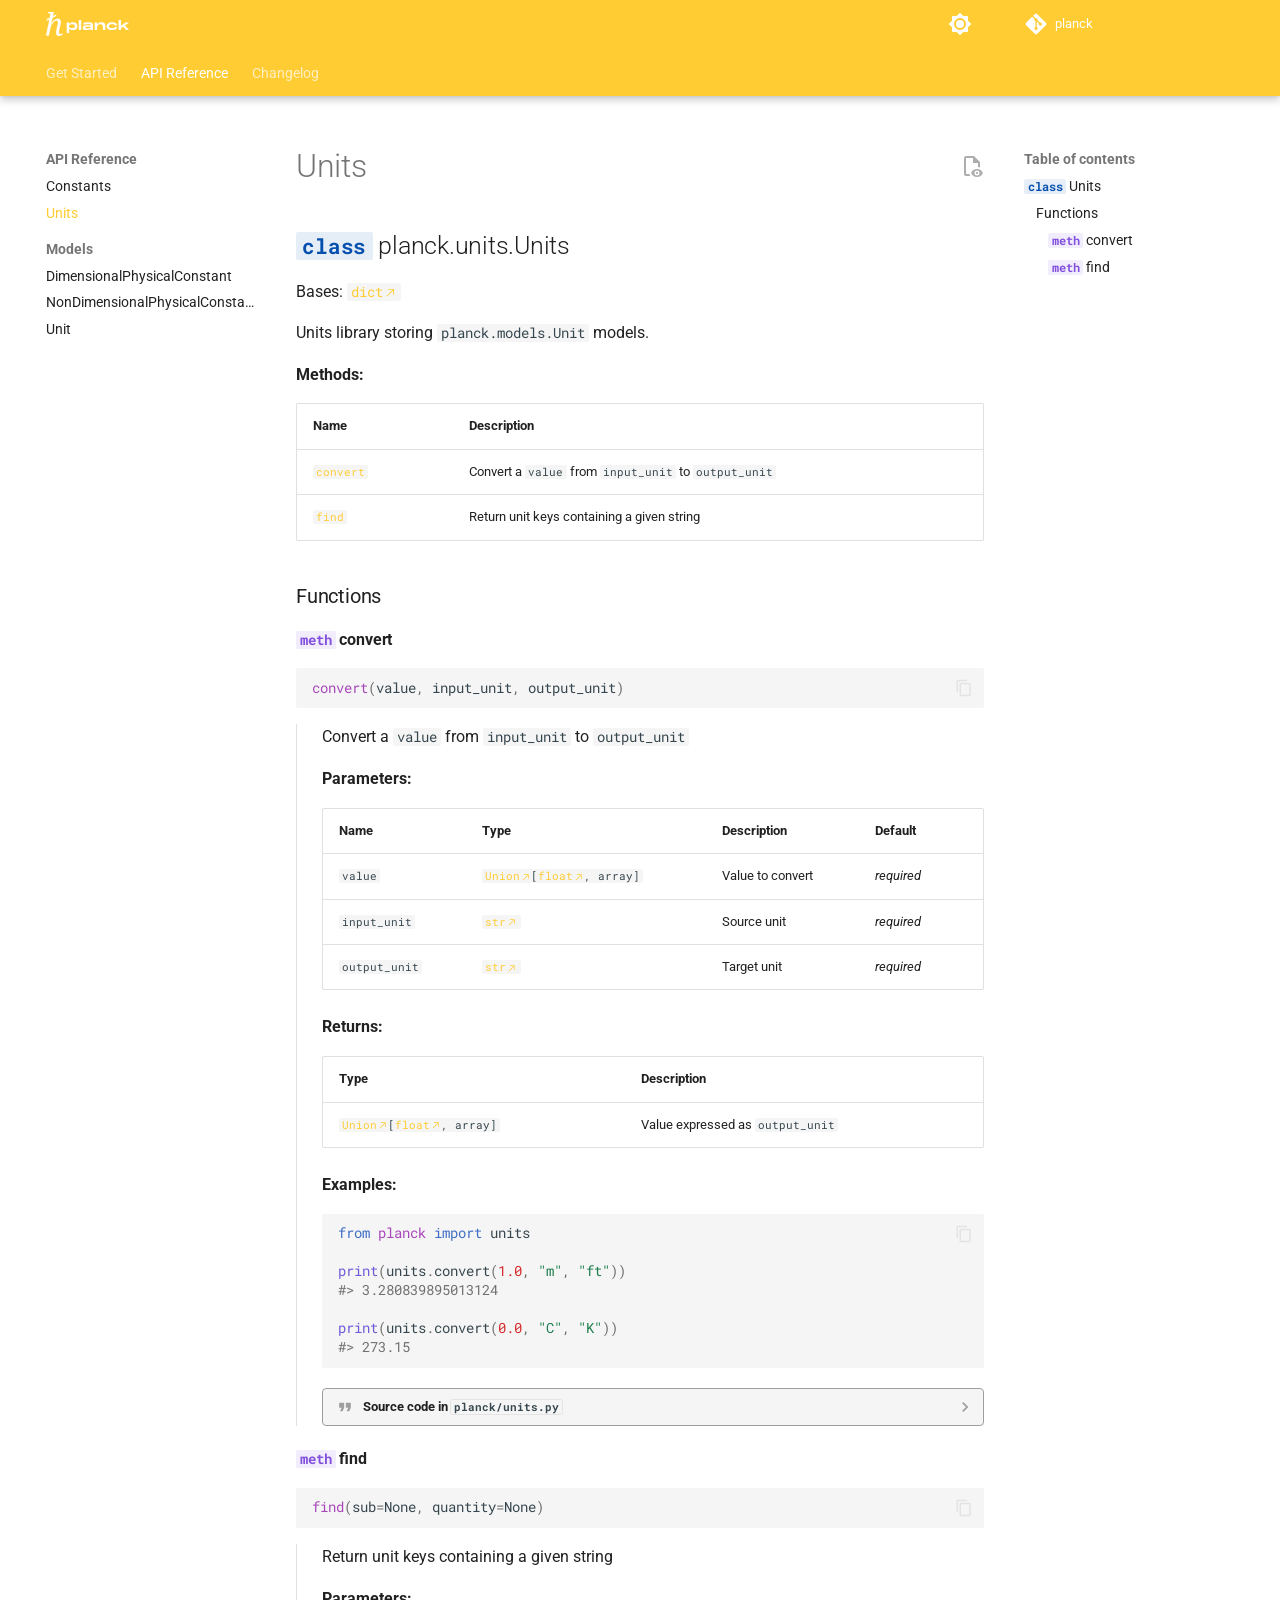
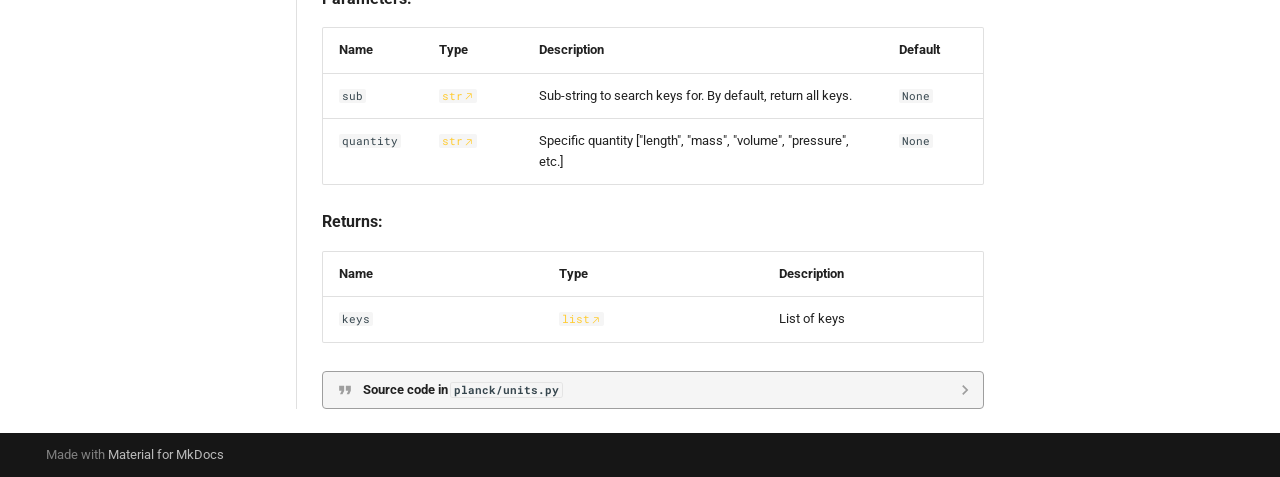
<file: api/units/index.html>
<!doctype html>
<html lang="en" class="no-js">
  <head>
    
      <meta charset="utf-8">
      <meta name="viewport" content="width=device-width,initial-scale=1">
      
        <meta name="description" content="Physical constants and unit conversion">
      
      
      
        <link rel="canonical" href="https://www.okube.ai/planck/api/units/">
      
      
        <link rel="prev" href="../constants/">
      
      
        <link rel="next" href="../models/dimensionalphysicalconstant/">
      
      
      <link rel="icon" href="../../images/planck_sg.png">
      <meta name="generator" content="mkdocs-1.6.1, mkdocs-material-9.5.49">
    
    
      
        <title>Units -  </title>
      
    
    
      <link rel="stylesheet" href="../../assets/stylesheets/main.6f8fc17f.min.css">
      
        
        <link rel="stylesheet" href="../../assets/stylesheets/palette.06af60db.min.css">
      
      


    
    
      
    
    
      
        
        
        <link rel="preconnect" href="https://fonts.gstatic.com" crossorigin>
        <link rel="stylesheet" href="https://fonts.googleapis.com/css?family=Roboto:300,300i,400,400i,700,700i%7CRoboto+Mono:400,400i,700,700i&display=fallback">
        <style>:root{--md-text-font:"Roboto";--md-code-font:"Roboto Mono"}</style>
      
    
    
      <link rel="stylesheet" href="../../assets/_mkdocstrings.css">
    
      <link rel="stylesheet" href="../../stylesheets/extra.css">
    
      <link rel="stylesheet" href="../../stylesheets/mkdocstrings.css">
    
    <script>__md_scope=new URL("../..",location),__md_hash=e=>[...e].reduce(((e,_)=>(e<<5)-e+_.charCodeAt(0)),0),__md_get=(e,_=localStorage,t=__md_scope)=>JSON.parse(_.getItem(t.pathname+"."+e)),__md_set=(e,_,t=localStorage,a=__md_scope)=>{try{t.setItem(a.pathname+"."+e,JSON.stringify(_))}catch(e){}}</script>
    
      

    
    
    
  </head>
  
  
    
    
      
    
    
    
    
    <body dir="ltr" data-md-color-scheme="slate" data-md-color-primary="indigo" data-md-color-accent="indigo">
  
    
    <input class="md-toggle" data-md-toggle="drawer" type="checkbox" id="__drawer" autocomplete="off">
    <input class="md-toggle" data-md-toggle="search" type="checkbox" id="__search" autocomplete="off">
    <label class="md-overlay" for="__drawer"></label>
    <div data-md-component="skip">
      
        
        <a href="#planck.units.Units" class="md-skip">
          Skip to content
        </a>
      
    </div>
    <div data-md-component="announce">
      
    </div>
    
    
      

  

<header class="md-header md-header--shadow md-header--lifted" data-md-component="header">
  <nav class="md-header__inner md-grid" aria-label="Header">
    <a href="../.." title=" " class="md-header__button md-logo" aria-label=" " data-md-component="logo">
      
  <img src="../../images/planck_sw_ltw.png" alt="logo">

    </a>
    <label class="md-header__button md-icon" for="__drawer">
      
      <svg xmlns="http://www.w3.org/2000/svg" viewBox="0 0 24 24"><path d="M3 6h18v2H3zm0 5h18v2H3zm0 5h18v2H3z"/></svg>
    </label>
    <div class="md-header__title" data-md-component="header-title">
      <div class="md-header__ellipsis">
        <div class="md-header__topic">
          <span class="md-ellipsis">
             
          </span>
        </div>
        <div class="md-header__topic" data-md-component="header-topic">
          <span class="md-ellipsis">
            
              Units
            
          </span>
        </div>
      </div>
    </div>
    
      
        <form class="md-header__option" data-md-component="palette">
  
    
    
    
    <input class="md-option" data-md-color-media="(prefers-color-scheme: dark)" data-md-color-scheme="slate" data-md-color-primary="indigo" data-md-color-accent="indigo"  aria-label="Switch to system preference"  type="radio" name="__palette" id="__palette_0">
    
      <label class="md-header__button md-icon" title="Switch to system preference" for="__palette_1" hidden>
        <svg xmlns="http://www.w3.org/2000/svg" viewBox="0 0 24 24"><path d="M12 18c-.89 0-1.74-.2-2.5-.55C11.56 16.5 13 14.42 13 12s-1.44-4.5-3.5-5.45C10.26 6.2 11.11 6 12 6a6 6 0 0 1 6 6 6 6 0 0 1-6 6m8-9.31V4h-4.69L12 .69 8.69 4H4v4.69L.69 12 4 15.31V20h4.69L12 23.31 15.31 20H20v-4.69L23.31 12z"/></svg>
      </label>
    
  
    
    
    
    <input class="md-option" data-md-color-media="(prefers-color-scheme: light)" data-md-color-scheme="default" data-md-color-primary="indigo" data-md-color-accent="indigo"  aria-label="Switch to dark mode"  type="radio" name="__palette" id="__palette_1">
    
      <label class="md-header__button md-icon" title="Switch to dark mode" for="__palette_0" hidden>
        <svg xmlns="http://www.w3.org/2000/svg" viewBox="0 0 24 24"><path d="M12 8a4 4 0 0 0-4 4 4 4 0 0 0 4 4 4 4 0 0 0 4-4 4 4 0 0 0-4-4m0 10a6 6 0 0 1-6-6 6 6 0 0 1 6-6 6 6 0 0 1 6 6 6 6 0 0 1-6 6m8-9.31V4h-4.69L12 .69 8.69 4H4v4.69L.69 12 4 15.31V20h4.69L12 23.31 15.31 20H20v-4.69L23.31 12z"/></svg>
      </label>
    
  
</form>
      
    
    
      <script>var palette=__md_get("__palette");if(palette&&palette.color){if("(prefers-color-scheme)"===palette.color.media){var media=matchMedia("(prefers-color-scheme: light)"),input=document.querySelector(media.matches?"[data-md-color-media='(prefers-color-scheme: light)']":"[data-md-color-media='(prefers-color-scheme: dark)']");palette.color.media=input.getAttribute("data-md-color-media"),palette.color.scheme=input.getAttribute("data-md-color-scheme"),palette.color.primary=input.getAttribute("data-md-color-primary"),palette.color.accent=input.getAttribute("data-md-color-accent")}for(var[key,value]of Object.entries(palette.color))document.body.setAttribute("data-md-color-"+key,value)}</script>
    
    
    
    
      <div class="md-header__source">
        <a href="https://github.com/okube-ai/planck" title="Go to repository" class="md-source" data-md-component="source">
  <div class="md-source__icon md-icon">
    
    <svg xmlns="http://www.w3.org/2000/svg" viewBox="0 0 448 512"><!--! Font Awesome Free 6.7.1 by @fontawesome - https://fontawesome.com License - https://fontawesome.com/license/free (Icons: CC BY 4.0, Fonts: SIL OFL 1.1, Code: MIT License) Copyright 2024 Fonticons, Inc.--><path d="M439.55 236.05 244 40.45a28.87 28.87 0 0 0-40.81 0l-40.66 40.63 51.52 51.52c27.06-9.14 52.68 16.77 43.39 43.68l49.66 49.66c34.23-11.8 61.18 31 35.47 56.69-26.49 26.49-70.21-2.87-56-37.34L240.22 199v121.85c25.3 12.54 22.26 41.85 9.08 55a34.34 34.34 0 0 1-48.55 0c-17.57-17.6-11.07-46.91 11.25-56v-123c-20.8-8.51-24.6-30.74-18.64-45L142.57 101 8.45 235.14a28.86 28.86 0 0 0 0 40.81l195.61 195.6a28.86 28.86 0 0 0 40.8 0l194.69-194.69a28.86 28.86 0 0 0 0-40.81"/></svg>
  </div>
  <div class="md-source__repository">
    planck
  </div>
</a>
      </div>
    
  </nav>
  
    
      
<nav class="md-tabs" aria-label="Tabs" data-md-component="tabs">
  <div class="md-grid">
    <ul class="md-tabs__list">
      
        
  
  
  
    
    
      <li class="md-tabs__item">
        <a href="../.." class="md-tabs__link">
          
  
  Get Started

        </a>
      </li>
    
  

      
        
  
  
    
  
  
    
    
      <li class="md-tabs__item md-tabs__item--active">
        <a href="../constants/" class="md-tabs__link">
          
  
  API Reference

        </a>
      </li>
    
  

      
        
  
  
  
    <li class="md-tabs__item">
      <a href="../../changelog/" class="md-tabs__link">
        
  
    
  
  Changelog

      </a>
    </li>
  

      
    </ul>
  </div>
</nav>
    
  
</header>
    
    <div class="md-container" data-md-component="container">
      
      
        
      
      <main class="md-main" data-md-component="main">
        <div class="md-main__inner md-grid">
          
            
              
              <div class="md-sidebar md-sidebar--primary" data-md-component="sidebar" data-md-type="navigation" >
                <div class="md-sidebar__scrollwrap">
                  <div class="md-sidebar__inner">
                    


  


<nav class="md-nav md-nav--primary md-nav--lifted" aria-label="Navigation" data-md-level="0">
  <label class="md-nav__title" for="__drawer">
    <a href="../.." title=" " class="md-nav__button md-logo" aria-label=" " data-md-component="logo">
      
  <img src="../../images/planck_sw_ltw.png" alt="logo">

    </a>
     
  </label>
  
    <div class="md-nav__source">
      <a href="https://github.com/okube-ai/planck" title="Go to repository" class="md-source" data-md-component="source">
  <div class="md-source__icon md-icon">
    
    <svg xmlns="http://www.w3.org/2000/svg" viewBox="0 0 448 512"><!--! Font Awesome Free 6.7.1 by @fontawesome - https://fontawesome.com License - https://fontawesome.com/license/free (Icons: CC BY 4.0, Fonts: SIL OFL 1.1, Code: MIT License) Copyright 2024 Fonticons, Inc.--><path d="M439.55 236.05 244 40.45a28.87 28.87 0 0 0-40.81 0l-40.66 40.63 51.52 51.52c27.06-9.14 52.68 16.77 43.39 43.68l49.66 49.66c34.23-11.8 61.18 31 35.47 56.69-26.49 26.49-70.21-2.87-56-37.34L240.22 199v121.85c25.3 12.54 22.26 41.85 9.08 55a34.34 34.34 0 0 1-48.55 0c-17.57-17.6-11.07-46.91 11.25-56v-123c-20.8-8.51-24.6-30.74-18.64-45L142.57 101 8.45 235.14a28.86 28.86 0 0 0 0 40.81l195.61 195.6a28.86 28.86 0 0 0 40.8 0l194.69-194.69a28.86 28.86 0 0 0 0-40.81"/></svg>
  </div>
  <div class="md-source__repository">
    planck
  </div>
</a>
    </div>
  
  <ul class="md-nav__list" data-md-scrollfix>
    
      
      
  
  
  
  
    
    
    
      
      
        
      
    
    
    <li class="md-nav__item md-nav__item--nested">
      
        
        
        <input class="md-nav__toggle md-toggle " type="checkbox" id="__nav_1" >
        
          
          <label class="md-nav__link" for="__nav_1" id="__nav_1_label" tabindex="0">
            
  
  <span class="md-ellipsis">
    Get Started
  </span>
  

            <span class="md-nav__icon md-icon"></span>
          </label>
        
        <nav class="md-nav" data-md-level="1" aria-labelledby="__nav_1_label" aria-expanded="false">
          <label class="md-nav__title" for="__nav_1">
            <span class="md-nav__icon md-icon"></span>
            Get Started
          </label>
          <ul class="md-nav__list" data-md-scrollfix>
            
              
                
  
  
  
  
    <li class="md-nav__item">
      <a href="../.." class="md-nav__link">
        
  
  <span class="md-ellipsis">
    About
  </span>
  

      </a>
    </li>
  

              
            
              
                
  
  
  
  
    <li class="md-nav__item">
      <a href="../../install/" class="md-nav__link">
        
  
  <span class="md-ellipsis">
    Installation
  </span>
  

      </a>
    </li>
  

              
            
              
                
  
  
  
  
    <li class="md-nav__item">
      <a href="../../quickstart/" class="md-nav__link">
        
  
  <span class="md-ellipsis">
    Quickstart
  </span>
  

      </a>
    </li>
  

              
            
          </ul>
        </nav>
      
    </li>
  

    
      
      
  
  
    
  
  
  
    
    
    
      
        
        
      
      
        
      
    
    
    <li class="md-nav__item md-nav__item--active md-nav__item--section md-nav__item--nested">
      
        
        
        <input class="md-nav__toggle md-toggle " type="checkbox" id="__nav_2" checked>
        
          
          <label class="md-nav__link" for="__nav_2" id="__nav_2_label" tabindex="">
            
  
  <span class="md-ellipsis">
    API Reference
  </span>
  

            <span class="md-nav__icon md-icon"></span>
          </label>
        
        <nav class="md-nav" data-md-level="1" aria-labelledby="__nav_2_label" aria-expanded="true">
          <label class="md-nav__title" for="__nav_2">
            <span class="md-nav__icon md-icon"></span>
            API Reference
          </label>
          <ul class="md-nav__list" data-md-scrollfix>
            
              
                
  
  
  
  
    <li class="md-nav__item">
      <a href="../constants/" class="md-nav__link">
        
  
  <span class="md-ellipsis">
    Constants
  </span>
  

      </a>
    </li>
  

              
            
              
                
  
  
    
  
  
  
    <li class="md-nav__item md-nav__item--active">
      
      <input class="md-nav__toggle md-toggle" type="checkbox" id="__toc">
      
      
      
        <label class="md-nav__link md-nav__link--active" for="__toc">
          
  
  <span class="md-ellipsis">
    Units
  </span>
  

          <span class="md-nav__icon md-icon"></span>
        </label>
      
      <a href="./" class="md-nav__link md-nav__link--active">
        
  
  <span class="md-ellipsis">
    Units
  </span>
  

      </a>
      
        

<nav class="md-nav md-nav--secondary" aria-label="Table of contents">
  
  
  
  
    <label class="md-nav__title" for="__toc">
      <span class="md-nav__icon md-icon"></span>
      Table of contents
    </label>
    <ul class="md-nav__list" data-md-component="toc" data-md-scrollfix>
      
        <li class="md-nav__item">
  <a href="#planck.units.Units" class="md-nav__link">
    <span class="md-ellipsis">
      <code class="doc-symbol doc-symbol-toc doc-symbol-class"></code>&nbsp;Units
    </span>
  </a>
  
    <nav class="md-nav" aria-label=" Units">
      <ul class="md-nav__list">
        
          <li class="md-nav__item">
  <a href="#planck.units.Units-functions" class="md-nav__link">
    <span class="md-ellipsis">
      Functions
    </span>
  </a>
  
    <nav class="md-nav" aria-label="Functions">
      <ul class="md-nav__list">
        
          <li class="md-nav__item">
  <a href="#planck.units.Units.convert" class="md-nav__link">
    <span class="md-ellipsis">
      <code class="doc-symbol doc-symbol-toc doc-symbol-method"></code>&nbsp;convert
    </span>
  </a>
  
</li>
        
          <li class="md-nav__item">
  <a href="#planck.units.Units.find" class="md-nav__link">
    <span class="md-ellipsis">
      <code class="doc-symbol doc-symbol-toc doc-symbol-method"></code>&nbsp;find
    </span>
  </a>
  
</li>
        
      </ul>
    </nav>
  
</li>
        
      </ul>
    </nav>
  
</li>
      
    </ul>
  
</nav>
      
    </li>
  

              
            
              
                
  
  
  
  
    
    
    
      
      
        
          
          
        
      
    
    
    <li class="md-nav__item md-nav__item--section md-nav__item--nested">
      
        
        
        <input class="md-nav__toggle md-toggle " type="checkbox" id="__nav_2_3" >
        
          
          <label class="md-nav__link" for="__nav_2_3" id="__nav_2_3_label" tabindex="">
            
  
  <span class="md-ellipsis">
    Models
  </span>
  

            <span class="md-nav__icon md-icon"></span>
          </label>
        
        <nav class="md-nav" data-md-level="2" aria-labelledby="__nav_2_3_label" aria-expanded="false">
          <label class="md-nav__title" for="__nav_2_3">
            <span class="md-nav__icon md-icon"></span>
            Models
          </label>
          <ul class="md-nav__list" data-md-scrollfix>
            
              
                
  
  
  
  
    <li class="md-nav__item">
      <a href="../models/dimensionalphysicalconstant/" class="md-nav__link">
        
  
  <span class="md-ellipsis">
    DimensionalPhysicalConstant
  </span>
  

      </a>
    </li>
  

              
            
              
                
  
  
  
  
    <li class="md-nav__item">
      <a href="../models/nondimensionalphysicalconstant/" class="md-nav__link">
        
  
  <span class="md-ellipsis">
    NonDimensionalPhysicalConstant
  </span>
  

      </a>
    </li>
  

              
            
              
                
  
  
  
  
    <li class="md-nav__item">
      <a href="../models/unit/" class="md-nav__link">
        
  
  <span class="md-ellipsis">
    Unit
  </span>
  

      </a>
    </li>
  

              
            
          </ul>
        </nav>
      
    </li>
  

              
            
          </ul>
        </nav>
      
    </li>
  

    
      
      
  
  
  
  
    <li class="md-nav__item">
      <a href="../../changelog/" class="md-nav__link">
        
  
  <span class="md-ellipsis">
    Changelog
  </span>
  

      </a>
    </li>
  

    
  </ul>
</nav>
                  </div>
                </div>
              </div>
            
            
              
              <div class="md-sidebar md-sidebar--secondary" data-md-component="sidebar" data-md-type="toc" >
                <div class="md-sidebar__scrollwrap">
                  <div class="md-sidebar__inner">
                    

<nav class="md-nav md-nav--secondary" aria-label="Table of contents">
  
  
  
  
    <label class="md-nav__title" for="__toc">
      <span class="md-nav__icon md-icon"></span>
      Table of contents
    </label>
    <ul class="md-nav__list" data-md-component="toc" data-md-scrollfix>
      
        <li class="md-nav__item">
  <a href="#planck.units.Units" class="md-nav__link">
    <span class="md-ellipsis">
      <code class="doc-symbol doc-symbol-toc doc-symbol-class"></code>&nbsp;Units
    </span>
  </a>
  
    <nav class="md-nav" aria-label=" Units">
      <ul class="md-nav__list">
        
          <li class="md-nav__item">
  <a href="#planck.units.Units-functions" class="md-nav__link">
    <span class="md-ellipsis">
      Functions
    </span>
  </a>
  
    <nav class="md-nav" aria-label="Functions">
      <ul class="md-nav__list">
        
          <li class="md-nav__item">
  <a href="#planck.units.Units.convert" class="md-nav__link">
    <span class="md-ellipsis">
      <code class="doc-symbol doc-symbol-toc doc-symbol-method"></code>&nbsp;convert
    </span>
  </a>
  
</li>
        
          <li class="md-nav__item">
  <a href="#planck.units.Units.find" class="md-nav__link">
    <span class="md-ellipsis">
      <code class="doc-symbol doc-symbol-toc doc-symbol-method"></code>&nbsp;find
    </span>
  </a>
  
</li>
        
      </ul>
    </nav>
  
</li>
        
      </ul>
    </nav>
  
</li>
      
    </ul>
  
</nav>
                  </div>
                </div>
              </div>
            
          
          
            <div class="md-content" data-md-component="content">
              <article class="md-content__inner md-typeset">
                
                  

  
  
    
      
    
    <a href="https://github.com/okube-ai/planck/raw/master/docs/api/units.md" title="View source of this page" class="md-content__button md-icon">
      
      <svg xmlns="http://www.w3.org/2000/svg" viewBox="0 0 24 24"><path d="M17 18c.56 0 1 .44 1 1s-.44 1-1 1-1-.44-1-1 .44-1 1-1m0-3c-2.73 0-5.06 1.66-6 4 .94 2.34 3.27 4 6 4s5.06-1.66 6-4c-.94-2.34-3.27-4-6-4m0 6.5a2.5 2.5 0 0 1-2.5-2.5 2.5 2.5 0 0 1 2.5-2.5 2.5 2.5 0 0 1 2.5 2.5 2.5 2.5 0 0 1-2.5 2.5M9.27 20H6V4h7v5h5v4.07c.7.08 1.36.25 2 .49V8l-6-6H6a2 2 0 0 0-2 2v16a2 2 0 0 0 2 2h4.5a8.2 8.2 0 0 1-1.23-2"/></svg>
    </a>
  


  <h1>Units</h1>

<div class="doc doc-object doc-class">



<h2 id="planck.units.Units" class="doc doc-heading">
<code class="doc-symbol doc-symbol-heading doc-symbol-class"></code>            <span class="doc doc-object-name doc-class-name">planck.units.Units</span>


<a href="#planck.units.Units" class="headerlink" title="Permanent link">¤</a></h2>


    <div class="doc doc-contents first">
            <p class="doc doc-class-bases">
              Bases: <code><a class="autorefs autorefs-external" href="https://docs.python.org/3/library/stdtypes.html#dict">dict</a></code></p>


        <p>Units library storing <code>planck.models.Unit</code> models.</p>









<p><span class="doc-section-title">Methods:</span></p>
    <table>
      <thead>
        <tr>
          <th>Name</th>
          <th>Description</th>
        </tr>
      </thead>
      <tbody>
            <tr class="doc-section-item">
              <td><code><a class="autorefs autorefs-internal" title="planck.units.Units.convert" href="#planck.units.Units.convert">convert</a></code></td>
              <td>
                <div class="doc-md-description">
                  <p>Convert a <code>value</code> from <code>input_unit</code> to <code>output_unit</code></p>
                </div>
              </td>
            </tr>
            <tr class="doc-section-item">
              <td><code><a class="autorefs autorefs-internal" title="planck.units.Units.find" href="#planck.units.Units.find">find</a></code></td>
              <td>
                <div class="doc-md-description">
                  <p>Return unit keys containing a given string</p>
                </div>
              </td>
            </tr>
      </tbody>
    </table>






  <div class="doc doc-children">







<h3 id="planck.units.Units-functions">Functions<a href="#planck.units.Units-functions" class="headerlink" title="Permanent link">¤</a></h3>

<div class="doc doc-object doc-function">


<h4 id="planck.units.Units.convert" class="doc doc-heading">
<code class="doc-symbol doc-symbol-heading doc-symbol-method"></code>            <span class="doc doc-object-name doc-function-name">convert</span>


<a href="#planck.units.Units.convert" class="headerlink" title="Permanent link">¤</a></h4>
<div class="doc-signature highlight"><pre><span></span><code><span class="nf">convert</span><span class="p">(</span><span class="n">value</span><span class="p">,</span> <span class="n">input_unit</span><span class="p">,</span> <span class="n">output_unit</span><span class="p">)</span>
</code></pre></div>

    <div class="doc doc-contents ">

        <p>Convert a <code>value</code> from <code>input_unit</code> to <code>output_unit</code></p>


<p><span class="doc-section-title">Parameters:</span></p>
    <table>
      <thead>
        <tr>
          <th>Name</th>
          <th>Type</th>
          <th>Description</th>
          <th>Default</th>
        </tr>
      </thead>
      <tbody>
          <tr class="doc-section-item">
            <td>
                <code>value</code>
            </td>
            <td>
                  <code><a class="autorefs autorefs-external" title="typing.Union" href="https://docs.python.org/3/library/typing.html#typing.Union">Union</a>[<a class="autorefs autorefs-external" href="https://docs.python.org/3/library/functions.html#float">float</a>, <span title="numpy.array">array</span>]</code>
            </td>
            <td>
              <div class="doc-md-description">
                <p>Value to convert</p>
              </div>
            </td>
            <td>
                <em>required</em>
            </td>
          </tr>
          <tr class="doc-section-item">
            <td>
                <code>input_unit</code>
            </td>
            <td>
                  <code><a class="autorefs autorefs-external" href="https://docs.python.org/3/library/stdtypes.html#str">str</a></code>
            </td>
            <td>
              <div class="doc-md-description">
                <p>Source unit</p>
              </div>
            </td>
            <td>
                <em>required</em>
            </td>
          </tr>
          <tr class="doc-section-item">
            <td>
                <code>output_unit</code>
            </td>
            <td>
                  <code><a class="autorefs autorefs-external" href="https://docs.python.org/3/library/stdtypes.html#str">str</a></code>
            </td>
            <td>
              <div class="doc-md-description">
                <p>Target unit</p>
              </div>
            </td>
            <td>
                <em>required</em>
            </td>
          </tr>
      </tbody>
    </table>


    <p><span class="doc-section-title">Returns:</span></p>
    <table>
      <thead>
        <tr>
          <th>Type</th>
          <th>Description</th>
        </tr>
      </thead>
      <tbody>
          <tr class="doc-section-item">
            <td>
                  <code><a class="autorefs autorefs-external" title="typing.Union" href="https://docs.python.org/3/library/typing.html#typing.Union">Union</a>[<a class="autorefs autorefs-external" href="https://docs.python.org/3/library/functions.html#float">float</a>, <span title="numpy.array">array</span>]</code>
            </td>
            <td>
              <div class="doc-md-description">
                <p>Value expressed as <code>output_unit</code></p>
              </div>
            </td>
          </tr>
      </tbody>
    </table>


<p><span class="doc-section-title">Examples:</span></p>
    <div class="highlight"><pre><span></span><code><span class="kn">from</span> <span class="nn">planck</span> <span class="kn">import</span> <span class="n">units</span>

<span class="nb">print</span><span class="p">(</span><span class="n">units</span><span class="o">.</span><span class="n">convert</span><span class="p">(</span><span class="mf">1.0</span><span class="p">,</span> <span class="s2">&quot;m&quot;</span><span class="p">,</span> <span class="s2">&quot;ft&quot;</span><span class="p">))</span>
<span class="c1">#&gt; 3.280839895013124</span>

<span class="nb">print</span><span class="p">(</span><span class="n">units</span><span class="o">.</span><span class="n">convert</span><span class="p">(</span><span class="mf">0.0</span><span class="p">,</span> <span class="s2">&quot;C&quot;</span><span class="p">,</span> <span class="s2">&quot;K&quot;</span><span class="p">))</span>
<span class="c1">#&gt; 273.15</span>
</code></pre></div>

            <details class="quote">
              <summary>Source code in <code>planck/units.py</code></summary>
              <div class="highlight"><table class="highlighttable"><tr><td class="linenos"><div class="linenodiv"><pre><span></span><span class="normal">37</span>
<span class="normal">38</span>
<span class="normal">39</span>
<span class="normal">40</span>
<span class="normal">41</span>
<span class="normal">42</span>
<span class="normal">43</span>
<span class="normal">44</span>
<span class="normal">45</span>
<span class="normal">46</span>
<span class="normal">47</span>
<span class="normal">48</span>
<span class="normal">49</span>
<span class="normal">50</span>
<span class="normal">51</span>
<span class="normal">52</span>
<span class="normal">53</span>
<span class="normal">54</span>
<span class="normal">55</span>
<span class="normal">56</span>
<span class="normal">57</span>
<span class="normal">58</span>
<span class="normal">59</span>
<span class="normal">60</span>
<span class="normal">61</span>
<span class="normal">62</span>
<span class="normal">63</span>
<span class="normal">64</span>
<span class="normal">65</span>
<span class="normal">66</span>
<span class="normal">67</span>
<span class="normal">68</span>
<span class="normal">69</span>
<span class="normal">70</span>
<span class="normal">71</span>
<span class="normal">72</span>
<span class="normal">73</span>
<span class="normal">74</span>
<span class="normal">75</span>
<span class="normal">76</span>
<span class="normal">77</span>
<span class="normal">78</span>
<span class="normal">79</span>
<span class="normal">80</span>
<span class="normal">81</span></pre></div></td><td class="code"><div><pre><span></span><code><span class="k">def</span> <span class="nf">convert</span><span class="p">(</span>
    <span class="bp">self</span><span class="p">,</span> <span class="n">value</span><span class="p">:</span> <span class="n">Union</span><span class="p">[</span><span class="nb">float</span><span class="p">,</span> <span class="s2">&quot;np.array&quot;</span><span class="p">],</span> <span class="n">input_unit</span><span class="p">:</span> <span class="nb">str</span><span class="p">,</span> <span class="n">output_unit</span><span class="p">:</span> <span class="nb">str</span>
<span class="p">)</span> <span class="o">-&gt;</span> <span class="n">Union</span><span class="p">[</span><span class="nb">float</span><span class="p">,</span> <span class="s2">&quot;np.array&quot;</span><span class="p">]:</span>
<span class="w">    </span><span class="sd">&quot;&quot;&quot;</span>
<span class="sd">    Convert a `value` from `input_unit` to `output_unit`</span>

<span class="sd">    Parameters</span>
<span class="sd">    ----------</span>
<span class="sd">    value:</span>
<span class="sd">        Value to convert</span>
<span class="sd">    input_unit:</span>
<span class="sd">        Source unit</span>
<span class="sd">    output_unit:</span>
<span class="sd">        Target unit</span>

<span class="sd">    Returns</span>
<span class="sd">    -------</span>
<span class="sd">    :</span>
<span class="sd">        Value expressed as `output_unit`</span>

<span class="sd">    Examples</span>
<span class="sd">    --------</span>
<span class="sd">    ```py</span>
<span class="sd">    from planck import units</span>

<span class="sd">    print(units.convert(1.0, &quot;m&quot;, &quot;ft&quot;))</span>
<span class="sd">    #&gt; 3.280839895013124</span>

<span class="sd">    print(units.convert(0.0, &quot;C&quot;, &quot;K&quot;))</span>
<span class="sd">    #&gt; 273.15</span>
<span class="sd">    ```</span>
<span class="sd">    &quot;&quot;&quot;</span>

    <span class="c1"># Temperature</span>
    <span class="k">if</span> <span class="n">input_unit</span><span class="o">.</span><span class="n">lower</span><span class="p">()</span> <span class="ow">in</span> <span class="n">TEMPERATURE_UNITS</span><span class="p">:</span>
        <span class="k">if</span> <span class="n">input_unit</span> <span class="o">==</span> <span class="s2">&quot;degc&quot;</span><span class="p">:</span>
            <span class="n">input_unit</span> <span class="o">=</span> <span class="s2">&quot;c&quot;</span>
        <span class="k">if</span> <span class="n">output_unit</span> <span class="o">==</span> <span class="s2">&quot;degc&quot;</span><span class="p">:</span>
            <span class="n">output_unit</span> <span class="o">=</span> <span class="s2">&quot;c&quot;</span>
        <span class="k">return</span> <span class="n">sp_constants</span><span class="o">.</span><span class="n">convert_temperature</span><span class="p">(</span><span class="n">value</span><span class="p">,</span> <span class="n">input_unit</span><span class="p">,</span> <span class="n">output_unit</span><span class="p">)</span>

    <span class="n">output</span> <span class="o">=</span> <span class="n">asanyarray</span><span class="p">(</span><span class="n">value</span><span class="p">)</span> <span class="o">*</span> <span class="bp">self</span><span class="p">[</span><span class="n">input_unit</span><span class="p">][</span><span class="n">output_unit</span><span class="p">]</span>
    <span class="k">if</span> <span class="nb">isinstance</span><span class="p">(</span><span class="n">output</span><span class="p">,</span> <span class="n">ArrayLike</span><span class="p">):</span>
        <span class="n">output</span> <span class="o">=</span> <span class="n">output</span><span class="o">.</span><span class="n">to_list</span><span class="p">()</span>
    <span class="k">return</span> <span class="n">output</span>
</code></pre></div></td></tr></table></div>
            </details>
    </div>

</div>

<div class="doc doc-object doc-function">


<h4 id="planck.units.Units.find" class="doc doc-heading">
<code class="doc-symbol doc-symbol-heading doc-symbol-method"></code>            <span class="doc doc-object-name doc-function-name">find</span>


<a href="#planck.units.Units.find" class="headerlink" title="Permanent link">¤</a></h4>
<div class="doc-signature highlight"><pre><span></span><code><span class="nf">find</span><span class="p">(</span><span class="n">sub</span><span class="o">=</span><span class="kc">None</span><span class="p">,</span> <span class="n">quantity</span><span class="o">=</span><span class="kc">None</span><span class="p">)</span>
</code></pre></div>

    <div class="doc doc-contents ">

        <p>Return unit keys containing a given string</p>


<p><span class="doc-section-title">Parameters:</span></p>
    <table>
      <thead>
        <tr>
          <th>Name</th>
          <th>Type</th>
          <th>Description</th>
          <th>Default</th>
        </tr>
      </thead>
      <tbody>
          <tr class="doc-section-item">
            <td>
                <code>sub</code>
            </td>
            <td>
                  <code><a class="autorefs autorefs-external" href="https://docs.python.org/3/library/stdtypes.html#str">str</a></code>
            </td>
            <td>
              <div class="doc-md-description">
                <p>Sub-string to search keys for. By default, return all keys.</p>
              </div>
            </td>
            <td>
                  <code>None</code>
            </td>
          </tr>
          <tr class="doc-section-item">
            <td>
                <code>quantity</code>
            </td>
            <td>
                  <code><a class="autorefs autorefs-external" href="https://docs.python.org/3/library/stdtypes.html#str">str</a></code>
            </td>
            <td>
              <div class="doc-md-description">
                <p>Specific quantity ["length", "mass", "volume", "pressure", etc.]</p>
              </div>
            </td>
            <td>
                  <code>None</code>
            </td>
          </tr>
      </tbody>
    </table>


    <p><span class="doc-section-title">Returns:</span></p>
    <table>
      <thead>
        <tr>
<th>Name</th>          <th>Type</th>
          <th>Description</th>
        </tr>
      </thead>
      <tbody>
          <tr class="doc-section-item">
<td><code>keys</code></td>            <td>
                  <code><a class="autorefs autorefs-external" href="https://docs.python.org/3/library/stdtypes.html#list">list</a></code>
            </td>
            <td>
              <div class="doc-md-description">
                <p>List of keys</p>
              </div>
            </td>
          </tr>
      </tbody>
    </table>

            <details class="quote">
              <summary>Source code in <code>planck/units.py</code></summary>
              <div class="highlight"><table class="highlighttable"><tr><td class="linenos"><div class="linenodiv"><pre><span></span><span class="normal"> 83</span>
<span class="normal"> 84</span>
<span class="normal"> 85</span>
<span class="normal"> 86</span>
<span class="normal"> 87</span>
<span class="normal"> 88</span>
<span class="normal"> 89</span>
<span class="normal"> 90</span>
<span class="normal"> 91</span>
<span class="normal"> 92</span>
<span class="normal"> 93</span>
<span class="normal"> 94</span>
<span class="normal"> 95</span>
<span class="normal"> 96</span>
<span class="normal"> 97</span>
<span class="normal"> 98</span>
<span class="normal"> 99</span>
<span class="normal">100</span>
<span class="normal">101</span>
<span class="normal">102</span>
<span class="normal">103</span>
<span class="normal">104</span>
<span class="normal">105</span>
<span class="normal">106</span>
<span class="normal">107</span>
<span class="normal">108</span>
<span class="normal">109</span>
<span class="normal">110</span>
<span class="normal">111</span></pre></div></td><td class="code"><div><pre><span></span><code><span class="k">def</span> <span class="nf">find</span><span class="p">(</span><span class="bp">self</span><span class="p">,</span> <span class="n">sub</span><span class="p">:</span> <span class="nb">str</span> <span class="o">=</span> <span class="kc">None</span><span class="p">,</span> <span class="n">quantity</span><span class="p">:</span> <span class="nb">str</span> <span class="o">=</span> <span class="kc">None</span><span class="p">)</span> <span class="o">-&gt;</span> <span class="nb">list</span><span class="p">:</span>
<span class="w">    </span><span class="sd">&quot;&quot;&quot;</span>
<span class="sd">    Return unit keys containing a given string</span>

<span class="sd">    Parameters</span>
<span class="sd">    ----------</span>
<span class="sd">    sub:</span>
<span class="sd">       Sub-string to search keys for. By default, return all keys.</span>
<span class="sd">    quantity:</span>
<span class="sd">       Specific quantity [&quot;length&quot;, &quot;mass&quot;, &quot;volume&quot;, &quot;pressure&quot;, etc.]</span>

<span class="sd">    Returns</span>
<span class="sd">    ------</span>
<span class="sd">    keys:</span>
<span class="sd">       List of keys</span>
<span class="sd">    &quot;&quot;&quot;</span>
    <span class="k">if</span> <span class="n">sub</span> <span class="ow">is</span> <span class="kc">None</span><span class="p">:</span>
        <span class="n">sub</span> <span class="o">=</span> <span class="s2">&quot;&quot;</span>

    <span class="c1"># Get Keys</span>
    <span class="n">keys</span> <span class="o">=</span> <span class="p">[]</span>
    <span class="k">for</span> <span class="n">k</span><span class="p">,</span> <span class="n">v</span> <span class="ow">in</span> <span class="bp">self</span><span class="o">.</span><span class="n">items</span><span class="p">():</span>
        <span class="k">if</span> <span class="n">sub</span> <span class="ow">in</span> <span class="n">k</span><span class="p">:</span>
            <span class="k">if</span> <span class="ow">not</span> <span class="n">quantity</span> <span class="ow">or</span> <span class="n">v</span><span class="o">.</span><span class="n">quantity</span> <span class="o">==</span> <span class="n">quantity</span><span class="o">.</span><span class="n">lower</span><span class="p">():</span>
                <span class="n">keys</span> <span class="o">+=</span> <span class="p">[</span><span class="n">k</span><span class="p">]</span>
    <span class="n">keys</span><span class="o">.</span><span class="n">sort</span><span class="p">()</span>

    <span class="c1"># Return keys</span>
    <span class="k">return</span> <span class="n">keys</span>
</code></pre></div></td></tr></table></div>
            </details>
    </div>

</div>



  </div>

    </div>

</div>












                
              </article>
            </div>
          
          
<script>var target=document.getElementById(location.hash.slice(1));target&&target.name&&(target.checked=target.name.startsWith("__tabbed_"))</script>
        </div>
        
      </main>
      
        <footer class="md-footer">
  
  <div class="md-footer-meta md-typeset">
    <div class="md-footer-meta__inner md-grid">
      <div class="md-copyright">
  
  
    Made with
    <a href="https://squidfunk.github.io/mkdocs-material/" target="_blank" rel="noopener">
      Material for MkDocs
    </a>
  
</div>
      
    </div>
  </div>
</footer>
      
    </div>
    <div class="md-dialog" data-md-component="dialog">
      <div class="md-dialog__inner md-typeset"></div>
    </div>
    
      <div class="md-progress" data-md-component="progress" role="progressbar"></div>
    
    
    <script id="__config" type="application/json">{"base": "../..", "features": ["content.action.view", "content.code.copy", "content.code.select", "content.code.annotate", "navigation.instant", "navigation.instant.prefetch", "navigation.instant.progress", "navigation.sections", "navigation.tracking", "navigation.tabs", "navigation.tabs.sticky", "navigation.path", "search.highlight", "search.suggest", "toc.follow"], "search": "../../assets/javascripts/workers/search.6ce7567c.min.js", "translations": {"clipboard.copied": "Copied to clipboard", "clipboard.copy": "Copy to clipboard", "search.result.more.one": "1 more on this page", "search.result.more.other": "# more on this page", "search.result.none": "No matching documents", "search.result.one": "1 matching document", "search.result.other": "# matching documents", "search.result.placeholder": "Type to start searching", "search.result.term.missing": "Missing", "select.version": "Select version"}}</script>
    
    
      <script src="../../assets/javascripts/bundle.88dd0f4e.min.js"></script>
      
    
  </body>
</html>
</file>
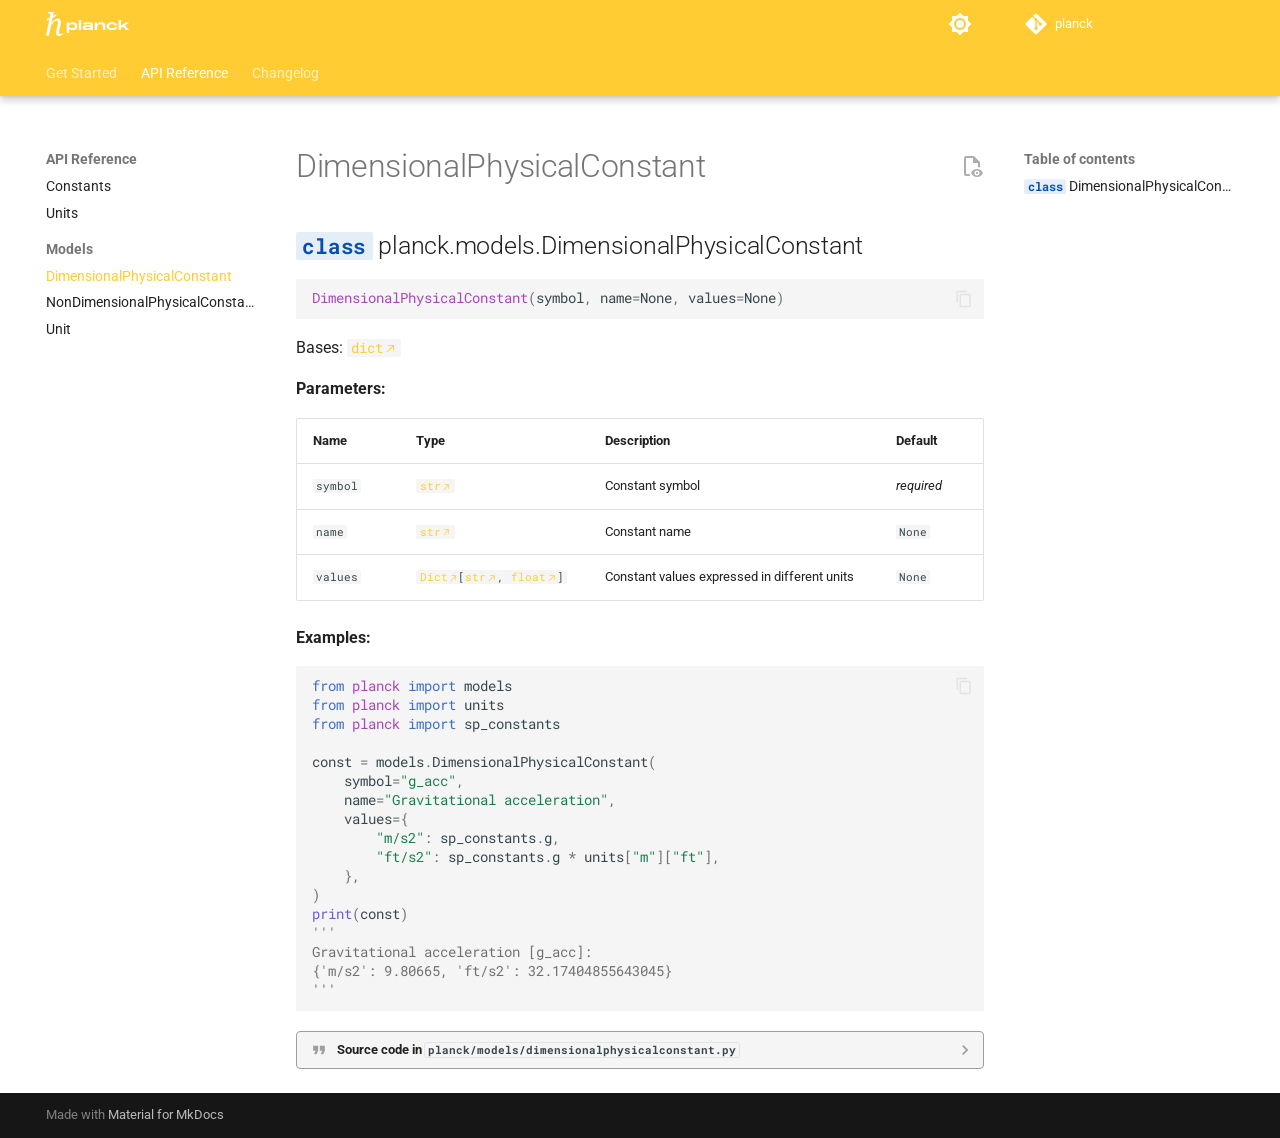
<file: api/models/dimensionalphysicalconstant/index.html>
<!doctype html>
<html lang="en" class="no-js">
  <head>
    
      <meta charset="utf-8">
      <meta name="viewport" content="width=device-width,initial-scale=1">
      
        <meta name="description" content="Physical constants and unit conversion">
      
      
      
        <link rel="canonical" href="https://www.okube.ai/planck/api/models/dimensionalphysicalconstant/">
      
      
        <link rel="prev" href="../../units/">
      
      
        <link rel="next" href="../nondimensionalphysicalconstant/">
      
      
      <link rel="icon" href="../../../images/planck_sg.png">
      <meta name="generator" content="mkdocs-1.6.1, mkdocs-material-9.5.49">
    
    
      
        <title>DimensionalPhysicalConstant -  </title>
      
    
    
      <link rel="stylesheet" href="../../../assets/stylesheets/main.6f8fc17f.min.css">
      
        
        <link rel="stylesheet" href="../../../assets/stylesheets/palette.06af60db.min.css">
      
      


    
    
      
    
    
      
        
        
        <link rel="preconnect" href="https://fonts.gstatic.com" crossorigin>
        <link rel="stylesheet" href="https://fonts.googleapis.com/css?family=Roboto:300,300i,400,400i,700,700i%7CRoboto+Mono:400,400i,700,700i&display=fallback">
        <style>:root{--md-text-font:"Roboto";--md-code-font:"Roboto Mono"}</style>
      
    
    
      <link rel="stylesheet" href="../../../assets/_mkdocstrings.css">
    
      <link rel="stylesheet" href="../../../stylesheets/extra.css">
    
      <link rel="stylesheet" href="../../../stylesheets/mkdocstrings.css">
    
    <script>__md_scope=new URL("../../..",location),__md_hash=e=>[...e].reduce(((e,_)=>(e<<5)-e+_.charCodeAt(0)),0),__md_get=(e,_=localStorage,t=__md_scope)=>JSON.parse(_.getItem(t.pathname+"."+e)),__md_set=(e,_,t=localStorage,a=__md_scope)=>{try{t.setItem(a.pathname+"."+e,JSON.stringify(_))}catch(e){}}</script>
    
      

    
    
    
  </head>
  
  
    
    
      
    
    
    
    
    <body dir="ltr" data-md-color-scheme="slate" data-md-color-primary="indigo" data-md-color-accent="indigo">
  
    
    <input class="md-toggle" data-md-toggle="drawer" type="checkbox" id="__drawer" autocomplete="off">
    <input class="md-toggle" data-md-toggle="search" type="checkbox" id="__search" autocomplete="off">
    <label class="md-overlay" for="__drawer"></label>
    <div data-md-component="skip">
      
        
        <a href="#planck.models.DimensionalPhysicalConstant" class="md-skip">
          Skip to content
        </a>
      
    </div>
    <div data-md-component="announce">
      
    </div>
    
    
      

  

<header class="md-header md-header--shadow md-header--lifted" data-md-component="header">
  <nav class="md-header__inner md-grid" aria-label="Header">
    <a href="../../.." title=" " class="md-header__button md-logo" aria-label=" " data-md-component="logo">
      
  <img src="../../../images/planck_sw_ltw.png" alt="logo">

    </a>
    <label class="md-header__button md-icon" for="__drawer">
      
      <svg xmlns="http://www.w3.org/2000/svg" viewBox="0 0 24 24"><path d="M3 6h18v2H3zm0 5h18v2H3zm0 5h18v2H3z"/></svg>
    </label>
    <div class="md-header__title" data-md-component="header-title">
      <div class="md-header__ellipsis">
        <div class="md-header__topic">
          <span class="md-ellipsis">
             
          </span>
        </div>
        <div class="md-header__topic" data-md-component="header-topic">
          <span class="md-ellipsis">
            
              DimensionalPhysicalConstant
            
          </span>
        </div>
      </div>
    </div>
    
      
        <form class="md-header__option" data-md-component="palette">
  
    
    
    
    <input class="md-option" data-md-color-media="(prefers-color-scheme: dark)" data-md-color-scheme="slate" data-md-color-primary="indigo" data-md-color-accent="indigo"  aria-label="Switch to system preference"  type="radio" name="__palette" id="__palette_0">
    
      <label class="md-header__button md-icon" title="Switch to system preference" for="__palette_1" hidden>
        <svg xmlns="http://www.w3.org/2000/svg" viewBox="0 0 24 24"><path d="M12 18c-.89 0-1.74-.2-2.5-.55C11.56 16.5 13 14.42 13 12s-1.44-4.5-3.5-5.45C10.26 6.2 11.11 6 12 6a6 6 0 0 1 6 6 6 6 0 0 1-6 6m8-9.31V4h-4.69L12 .69 8.69 4H4v4.69L.69 12 4 15.31V20h4.69L12 23.31 15.31 20H20v-4.69L23.31 12z"/></svg>
      </label>
    
  
    
    
    
    <input class="md-option" data-md-color-media="(prefers-color-scheme: light)" data-md-color-scheme="default" data-md-color-primary="indigo" data-md-color-accent="indigo"  aria-label="Switch to dark mode"  type="radio" name="__palette" id="__palette_1">
    
      <label class="md-header__button md-icon" title="Switch to dark mode" for="__palette_0" hidden>
        <svg xmlns="http://www.w3.org/2000/svg" viewBox="0 0 24 24"><path d="M12 8a4 4 0 0 0-4 4 4 4 0 0 0 4 4 4 4 0 0 0 4-4 4 4 0 0 0-4-4m0 10a6 6 0 0 1-6-6 6 6 0 0 1 6-6 6 6 0 0 1 6 6 6 6 0 0 1-6 6m8-9.31V4h-4.69L12 .69 8.69 4H4v4.69L.69 12 4 15.31V20h4.69L12 23.31 15.31 20H20v-4.69L23.31 12z"/></svg>
      </label>
    
  
</form>
      
    
    
      <script>var palette=__md_get("__palette");if(palette&&palette.color){if("(prefers-color-scheme)"===palette.color.media){var media=matchMedia("(prefers-color-scheme: light)"),input=document.querySelector(media.matches?"[data-md-color-media='(prefers-color-scheme: light)']":"[data-md-color-media='(prefers-color-scheme: dark)']");palette.color.media=input.getAttribute("data-md-color-media"),palette.color.scheme=input.getAttribute("data-md-color-scheme"),palette.color.primary=input.getAttribute("data-md-color-primary"),palette.color.accent=input.getAttribute("data-md-color-accent")}for(var[key,value]of Object.entries(palette.color))document.body.setAttribute("data-md-color-"+key,value)}</script>
    
    
    
    
      <div class="md-header__source">
        <a href="https://github.com/okube-ai/planck" title="Go to repository" class="md-source" data-md-component="source">
  <div class="md-source__icon md-icon">
    
    <svg xmlns="http://www.w3.org/2000/svg" viewBox="0 0 448 512"><!--! Font Awesome Free 6.7.1 by @fontawesome - https://fontawesome.com License - https://fontawesome.com/license/free (Icons: CC BY 4.0, Fonts: SIL OFL 1.1, Code: MIT License) Copyright 2024 Fonticons, Inc.--><path d="M439.55 236.05 244 40.45a28.87 28.87 0 0 0-40.81 0l-40.66 40.63 51.52 51.52c27.06-9.14 52.68 16.77 43.39 43.68l49.66 49.66c34.23-11.8 61.18 31 35.47 56.69-26.49 26.49-70.21-2.87-56-37.34L240.22 199v121.85c25.3 12.54 22.26 41.85 9.08 55a34.34 34.34 0 0 1-48.55 0c-17.57-17.6-11.07-46.91 11.25-56v-123c-20.8-8.51-24.6-30.74-18.64-45L142.57 101 8.45 235.14a28.86 28.86 0 0 0 0 40.81l195.61 195.6a28.86 28.86 0 0 0 40.8 0l194.69-194.69a28.86 28.86 0 0 0 0-40.81"/></svg>
  </div>
  <div class="md-source__repository">
    planck
  </div>
</a>
      </div>
    
  </nav>
  
    
      
<nav class="md-tabs" aria-label="Tabs" data-md-component="tabs">
  <div class="md-grid">
    <ul class="md-tabs__list">
      
        
  
  
  
    
    
      <li class="md-tabs__item">
        <a href="../../.." class="md-tabs__link">
          
  
  Get Started

        </a>
      </li>
    
  

      
        
  
  
    
  
  
    
    
      <li class="md-tabs__item md-tabs__item--active">
        <a href="../../constants/" class="md-tabs__link">
          
  
  API Reference

        </a>
      </li>
    
  

      
        
  
  
  
    <li class="md-tabs__item">
      <a href="../../../changelog/" class="md-tabs__link">
        
  
    
  
  Changelog

      </a>
    </li>
  

      
    </ul>
  </div>
</nav>
    
  
</header>
    
    <div class="md-container" data-md-component="container">
      
      
        
      
      <main class="md-main" data-md-component="main">
        <div class="md-main__inner md-grid">
          
            
              
              <div class="md-sidebar md-sidebar--primary" data-md-component="sidebar" data-md-type="navigation" >
                <div class="md-sidebar__scrollwrap">
                  <div class="md-sidebar__inner">
                    


  


<nav class="md-nav md-nav--primary md-nav--lifted" aria-label="Navigation" data-md-level="0">
  <label class="md-nav__title" for="__drawer">
    <a href="../../.." title=" " class="md-nav__button md-logo" aria-label=" " data-md-component="logo">
      
  <img src="../../../images/planck_sw_ltw.png" alt="logo">

    </a>
     
  </label>
  
    <div class="md-nav__source">
      <a href="https://github.com/okube-ai/planck" title="Go to repository" class="md-source" data-md-component="source">
  <div class="md-source__icon md-icon">
    
    <svg xmlns="http://www.w3.org/2000/svg" viewBox="0 0 448 512"><!--! Font Awesome Free 6.7.1 by @fontawesome - https://fontawesome.com License - https://fontawesome.com/license/free (Icons: CC BY 4.0, Fonts: SIL OFL 1.1, Code: MIT License) Copyright 2024 Fonticons, Inc.--><path d="M439.55 236.05 244 40.45a28.87 28.87 0 0 0-40.81 0l-40.66 40.63 51.52 51.52c27.06-9.14 52.68 16.77 43.39 43.68l49.66 49.66c34.23-11.8 61.18 31 35.47 56.69-26.49 26.49-70.21-2.87-56-37.34L240.22 199v121.85c25.3 12.54 22.26 41.85 9.08 55a34.34 34.34 0 0 1-48.55 0c-17.57-17.6-11.07-46.91 11.25-56v-123c-20.8-8.51-24.6-30.74-18.64-45L142.57 101 8.45 235.14a28.86 28.86 0 0 0 0 40.81l195.61 195.6a28.86 28.86 0 0 0 40.8 0l194.69-194.69a28.86 28.86 0 0 0 0-40.81"/></svg>
  </div>
  <div class="md-source__repository">
    planck
  </div>
</a>
    </div>
  
  <ul class="md-nav__list" data-md-scrollfix>
    
      
      
  
  
  
  
    
    
    
      
      
        
      
    
    
    <li class="md-nav__item md-nav__item--nested">
      
        
        
        <input class="md-nav__toggle md-toggle " type="checkbox" id="__nav_1" >
        
          
          <label class="md-nav__link" for="__nav_1" id="__nav_1_label" tabindex="0">
            
  
  <span class="md-ellipsis">
    Get Started
  </span>
  

            <span class="md-nav__icon md-icon"></span>
          </label>
        
        <nav class="md-nav" data-md-level="1" aria-labelledby="__nav_1_label" aria-expanded="false">
          <label class="md-nav__title" for="__nav_1">
            <span class="md-nav__icon md-icon"></span>
            Get Started
          </label>
          <ul class="md-nav__list" data-md-scrollfix>
            
              
                
  
  
  
  
    <li class="md-nav__item">
      <a href="../../.." class="md-nav__link">
        
  
  <span class="md-ellipsis">
    About
  </span>
  

      </a>
    </li>
  

              
            
              
                
  
  
  
  
    <li class="md-nav__item">
      <a href="../../../install/" class="md-nav__link">
        
  
  <span class="md-ellipsis">
    Installation
  </span>
  

      </a>
    </li>
  

              
            
              
                
  
  
  
  
    <li class="md-nav__item">
      <a href="../../../quickstart/" class="md-nav__link">
        
  
  <span class="md-ellipsis">
    Quickstart
  </span>
  

      </a>
    </li>
  

              
            
          </ul>
        </nav>
      
    </li>
  

    
      
      
  
  
    
  
  
  
    
    
    
      
        
        
      
      
        
      
    
    
    <li class="md-nav__item md-nav__item--active md-nav__item--section md-nav__item--nested">
      
        
        
        <input class="md-nav__toggle md-toggle " type="checkbox" id="__nav_2" checked>
        
          
          <label class="md-nav__link" for="__nav_2" id="__nav_2_label" tabindex="">
            
  
  <span class="md-ellipsis">
    API Reference
  </span>
  

            <span class="md-nav__icon md-icon"></span>
          </label>
        
        <nav class="md-nav" data-md-level="1" aria-labelledby="__nav_2_label" aria-expanded="true">
          <label class="md-nav__title" for="__nav_2">
            <span class="md-nav__icon md-icon"></span>
            API Reference
          </label>
          <ul class="md-nav__list" data-md-scrollfix>
            
              
                
  
  
  
  
    <li class="md-nav__item">
      <a href="../../constants/" class="md-nav__link">
        
  
  <span class="md-ellipsis">
    Constants
  </span>
  

      </a>
    </li>
  

              
            
              
                
  
  
  
  
    <li class="md-nav__item">
      <a href="../../units/" class="md-nav__link">
        
  
  <span class="md-ellipsis">
    Units
  </span>
  

      </a>
    </li>
  

              
            
              
                
  
  
    
  
  
  
    
    
    
      
      
        
          
          
        
      
    
    
    <li class="md-nav__item md-nav__item--active md-nav__item--section md-nav__item--nested">
      
        
        
        <input class="md-nav__toggle md-toggle " type="checkbox" id="__nav_2_3" checked>
        
          
          <label class="md-nav__link" for="__nav_2_3" id="__nav_2_3_label" tabindex="">
            
  
  <span class="md-ellipsis">
    Models
  </span>
  

            <span class="md-nav__icon md-icon"></span>
          </label>
        
        <nav class="md-nav" data-md-level="2" aria-labelledby="__nav_2_3_label" aria-expanded="true">
          <label class="md-nav__title" for="__nav_2_3">
            <span class="md-nav__icon md-icon"></span>
            Models
          </label>
          <ul class="md-nav__list" data-md-scrollfix>
            
              
                
  
  
    
  
  
  
    <li class="md-nav__item md-nav__item--active">
      
      <input class="md-nav__toggle md-toggle" type="checkbox" id="__toc">
      
      
      
        <label class="md-nav__link md-nav__link--active" for="__toc">
          
  
  <span class="md-ellipsis">
    DimensionalPhysicalConstant
  </span>
  

          <span class="md-nav__icon md-icon"></span>
        </label>
      
      <a href="./" class="md-nav__link md-nav__link--active">
        
  
  <span class="md-ellipsis">
    DimensionalPhysicalConstant
  </span>
  

      </a>
      
        

<nav class="md-nav md-nav--secondary" aria-label="Table of contents">
  
  
  
  
    <label class="md-nav__title" for="__toc">
      <span class="md-nav__icon md-icon"></span>
      Table of contents
    </label>
    <ul class="md-nav__list" data-md-component="toc" data-md-scrollfix>
      
        <li class="md-nav__item">
  <a href="#planck.models.DimensionalPhysicalConstant" class="md-nav__link">
    <span class="md-ellipsis">
      <code class="doc-symbol doc-symbol-toc doc-symbol-class"></code>&nbsp;DimensionalPhysicalConstant
    </span>
  </a>
  
</li>
      
    </ul>
  
</nav>
      
    </li>
  

              
            
              
                
  
  
  
  
    <li class="md-nav__item">
      <a href="../nondimensionalphysicalconstant/" class="md-nav__link">
        
  
  <span class="md-ellipsis">
    NonDimensionalPhysicalConstant
  </span>
  

      </a>
    </li>
  

              
            
              
                
  
  
  
  
    <li class="md-nav__item">
      <a href="../unit/" class="md-nav__link">
        
  
  <span class="md-ellipsis">
    Unit
  </span>
  

      </a>
    </li>
  

              
            
          </ul>
        </nav>
      
    </li>
  

              
            
          </ul>
        </nav>
      
    </li>
  

    
      
      
  
  
  
  
    <li class="md-nav__item">
      <a href="../../../changelog/" class="md-nav__link">
        
  
  <span class="md-ellipsis">
    Changelog
  </span>
  

      </a>
    </li>
  

    
  </ul>
</nav>
                  </div>
                </div>
              </div>
            
            
              
              <div class="md-sidebar md-sidebar--secondary" data-md-component="sidebar" data-md-type="toc" >
                <div class="md-sidebar__scrollwrap">
                  <div class="md-sidebar__inner">
                    

<nav class="md-nav md-nav--secondary" aria-label="Table of contents">
  
  
  
  
    <label class="md-nav__title" for="__toc">
      <span class="md-nav__icon md-icon"></span>
      Table of contents
    </label>
    <ul class="md-nav__list" data-md-component="toc" data-md-scrollfix>
      
        <li class="md-nav__item">
  <a href="#planck.models.DimensionalPhysicalConstant" class="md-nav__link">
    <span class="md-ellipsis">
      <code class="doc-symbol doc-symbol-toc doc-symbol-class"></code>&nbsp;DimensionalPhysicalConstant
    </span>
  </a>
  
</li>
      
    </ul>
  
</nav>
                  </div>
                </div>
              </div>
            
          
          
            <div class="md-content" data-md-component="content">
              <article class="md-content__inner md-typeset">
                
                  

  
  
    
      
    
    <a href="https://github.com/okube-ai/planck/raw/master/docs/api/models/dimensionalphysicalconstant.md" title="View source of this page" class="md-content__button md-icon">
      
      <svg xmlns="http://www.w3.org/2000/svg" viewBox="0 0 24 24"><path d="M17 18c.56 0 1 .44 1 1s-.44 1-1 1-1-.44-1-1 .44-1 1-1m0-3c-2.73 0-5.06 1.66-6 4 .94 2.34 3.27 4 6 4s5.06-1.66 6-4c-.94-2.34-3.27-4-6-4m0 6.5a2.5 2.5 0 0 1-2.5-2.5 2.5 2.5 0 0 1 2.5-2.5 2.5 2.5 0 0 1 2.5 2.5 2.5 2.5 0 0 1-2.5 2.5M9.27 20H6V4h7v5h5v4.07c.7.08 1.36.25 2 .49V8l-6-6H6a2 2 0 0 0-2 2v16a2 2 0 0 0 2 2h4.5a8.2 8.2 0 0 1-1.23-2"/></svg>
    </a>
  


  <h1>DimensionalPhysicalConstant</h1>

<div class="doc doc-object doc-class">



<h2 id="planck.models.DimensionalPhysicalConstant" class="doc doc-heading">
<code class="doc-symbol doc-symbol-heading doc-symbol-class"></code>            <span class="doc doc-object-name doc-class-name">planck.models.DimensionalPhysicalConstant</span>


<a href="#planck.models.DimensionalPhysicalConstant" class="headerlink" title="Permanent link">¤</a></h2>
<div class="doc-signature highlight"><pre><span></span><code><span class="nf">DimensionalPhysicalConstant</span><span class="p">(</span><span class="n">symbol</span><span class="p">,</span> <span class="n">name</span><span class="o">=</span><span class="kc">None</span><span class="p">,</span> <span class="n">values</span><span class="o">=</span><span class="kc">None</span><span class="p">)</span>
</code></pre></div>

    <div class="doc doc-contents first">
            <p class="doc doc-class-bases">
              Bases: <code><a class="autorefs autorefs-external" href="https://docs.python.org/3/library/stdtypes.html#dict">dict</a></code></p>




<p><span class="doc-section-title">Parameters:</span></p>
    <table>
      <thead>
        <tr>
          <th>Name</th>
          <th>Type</th>
          <th>Description</th>
          <th>Default</th>
        </tr>
      </thead>
      <tbody>
          <tr class="doc-section-item">
            <td>
                <code>symbol</code>
            </td>
            <td>
                  <code><a class="autorefs autorefs-external" href="https://docs.python.org/3/library/stdtypes.html#str">str</a></code>
            </td>
            <td>
              <div class="doc-md-description">
                <p>Constant symbol</p>
              </div>
            </td>
            <td>
                <em>required</em>
            </td>
          </tr>
          <tr class="doc-section-item">
            <td>
                <code>name</code>
            </td>
            <td>
                  <code><a class="autorefs autorefs-external" href="https://docs.python.org/3/library/stdtypes.html#str">str</a></code>
            </td>
            <td>
              <div class="doc-md-description">
                <p>Constant name</p>
              </div>
            </td>
            <td>
                  <code>None</code>
            </td>
          </tr>
          <tr class="doc-section-item">
            <td>
                <code>values</code>
            </td>
            <td>
                  <code><a class="autorefs autorefs-external" title="typing.Dict" href="https://docs.python.org/3/library/typing.html#typing.Dict">Dict</a>[<a class="autorefs autorefs-external" href="https://docs.python.org/3/library/stdtypes.html#str">str</a>, <a class="autorefs autorefs-external" href="https://docs.python.org/3/library/functions.html#float">float</a>]</code>
            </td>
            <td>
              <div class="doc-md-description">
                <p>Constant values expressed in different units</p>
              </div>
            </td>
            <td>
                  <code>None</code>
            </td>
          </tr>
      </tbody>
    </table>


<p><span class="doc-section-title">Examples:</span></p>
    <div class="highlight"><pre><span></span><code><span class="kn">from</span> <span class="nn">planck</span> <span class="kn">import</span> <span class="n">models</span>
<span class="kn">from</span> <span class="nn">planck</span> <span class="kn">import</span> <span class="n">units</span>
<span class="kn">from</span> <span class="nn">planck</span> <span class="kn">import</span> <span class="n">sp_constants</span>

<span class="n">const</span> <span class="o">=</span> <span class="n">models</span><span class="o">.</span><span class="n">DimensionalPhysicalConstant</span><span class="p">(</span>
    <span class="n">symbol</span><span class="o">=</span><span class="s2">&quot;g_acc&quot;</span><span class="p">,</span>
    <span class="n">name</span><span class="o">=</span><span class="s2">&quot;Gravitational acceleration&quot;</span><span class="p">,</span>
    <span class="n">values</span><span class="o">=</span><span class="p">{</span>
        <span class="s2">&quot;m/s2&quot;</span><span class="p">:</span> <span class="n">sp_constants</span><span class="o">.</span><span class="n">g</span><span class="p">,</span>
        <span class="s2">&quot;ft/s2&quot;</span><span class="p">:</span> <span class="n">sp_constants</span><span class="o">.</span><span class="n">g</span> <span class="o">*</span> <span class="n">units</span><span class="p">[</span><span class="s2">&quot;m&quot;</span><span class="p">][</span><span class="s2">&quot;ft&quot;</span><span class="p">],</span>
    <span class="p">},</span>
<span class="p">)</span>
<span class="nb">print</span><span class="p">(</span><span class="n">const</span><span class="p">)</span>
<span class="sd">&#39;&#39;&#39;</span>
<span class="sd">Gravitational acceleration [g_acc]:</span>
<span class="sd">{&#39;m/s2&#39;: 9.80665, &#39;ft/s2&#39;: 32.17404855643045}</span>
<span class="sd">&#39;&#39;&#39;</span>
</code></pre></div>










                  <details class="quote">
                    <summary>Source code in <code>planck/models/dimensionalphysicalconstant.py</code></summary>
                    <div class="highlight"><table class="highlighttable"><tr><td class="linenos"><div class="linenodiv"><pre><span></span><span class="normal">10</span>
<span class="normal">11</span>
<span class="normal">12</span>
<span class="normal">13</span>
<span class="normal">14</span>
<span class="normal">15</span>
<span class="normal">16</span>
<span class="normal">17</span>
<span class="normal">18</span>
<span class="normal">19</span>
<span class="normal">20</span>
<span class="normal">21</span>
<span class="normal">22</span>
<span class="normal">23</span>
<span class="normal">24</span>
<span class="normal">25</span>
<span class="normal">26</span>
<span class="normal">27</span>
<span class="normal">28</span>
<span class="normal">29</span>
<span class="normal">30</span>
<span class="normal">31</span>
<span class="normal">32</span>
<span class="normal">33</span>
<span class="normal">34</span>
<span class="normal">35</span>
<span class="normal">36</span>
<span class="normal">37</span>
<span class="normal">38</span>
<span class="normal">39</span>
<span class="normal">40</span>
<span class="normal">41</span>
<span class="normal">42</span>
<span class="normal">43</span>
<span class="normal">44</span>
<span class="normal">45</span>
<span class="normal">46</span>
<span class="normal">47</span>
<span class="normal">48</span>
<span class="normal">49</span>
<span class="normal">50</span>
<span class="normal">51</span>
<span class="normal">52</span>
<span class="normal">53</span>
<span class="normal">54</span>
<span class="normal">55</span>
<span class="normal">56</span></pre></div></td><td class="code"><div><pre><span></span><code><span class="k">def</span> <span class="fm">__init__</span><span class="p">(</span>
    <span class="bp">self</span><span class="p">,</span>
    <span class="n">symbol</span><span class="p">:</span> <span class="nb">str</span><span class="p">,</span>
    <span class="n">name</span><span class="p">:</span> <span class="nb">str</span> <span class="o">=</span> <span class="kc">None</span><span class="p">,</span>
    <span class="n">values</span><span class="p">:</span> <span class="n">Dict</span><span class="p">[</span><span class="nb">str</span><span class="p">,</span> <span class="nb">float</span><span class="p">]</span> <span class="o">=</span> <span class="kc">None</span><span class="p">,</span>
<span class="p">):</span>
<span class="w">    </span><span class="sd">&quot;&quot;&quot;</span>
<span class="sd">    Dimensional physical constant</span>

<span class="sd">    Parameters</span>
<span class="sd">    ----------</span>
<span class="sd">    symbol:</span>
<span class="sd">        Constant symbol</span>
<span class="sd">    name:</span>
<span class="sd">        Constant name</span>
<span class="sd">    values:</span>
<span class="sd">        Constant values expressed in different units</span>

<span class="sd">    Examples</span>
<span class="sd">    --------</span>
<span class="sd">    ```py</span>
<span class="sd">    from planck import models</span>
<span class="sd">    from planck import units</span>
<span class="sd">    from planck import sp_constants</span>

<span class="sd">    const = models.DimensionalPhysicalConstant(</span>
<span class="sd">        symbol=&quot;g_acc&quot;,</span>
<span class="sd">        name=&quot;Gravitational acceleration&quot;,</span>
<span class="sd">        values={</span>
<span class="sd">            &quot;m/s2&quot;: sp_constants.g,</span>
<span class="sd">            &quot;ft/s2&quot;: sp_constants.g * units[&quot;m&quot;][&quot;ft&quot;],</span>
<span class="sd">        },</span>
<span class="sd">    )</span>
<span class="sd">    print(const)</span>
<span class="sd">    &#39;&#39;&#39;</span>
<span class="sd">    Gravitational acceleration [g_acc]:</span>
<span class="sd">    {&#39;m/s2&#39;: 9.80665, &#39;ft/s2&#39;: 32.17404855643045}</span>
<span class="sd">    &#39;&#39;&#39;</span>
<span class="sd">    ```</span>
<span class="sd">    &quot;&quot;&quot;</span>
    <span class="c1"># Default mutable values</span>
    <span class="k">if</span> <span class="n">values</span> <span class="ow">is</span> <span class="kc">None</span><span class="p">:</span>
        <span class="n">values</span> <span class="o">=</span> <span class="p">{}</span>

    <span class="nb">super</span><span class="p">()</span><span class="o">.</span><span class="fm">__init__</span><span class="p">(</span><span class="n">values</span><span class="p">)</span>
    <span class="bp">self</span><span class="o">.</span><span class="n">symbol</span> <span class="o">=</span> <span class="n">symbol</span>
    <span class="bp">self</span><span class="o">.</span><span class="n">name</span> <span class="o">=</span> <span class="n">name</span>
</code></pre></div></td></tr></table></div>
                  </details>



  <div class="doc doc-children">











  </div>

    </div>

</div>












                
              </article>
            </div>
          
          
<script>var target=document.getElementById(location.hash.slice(1));target&&target.name&&(target.checked=target.name.startsWith("__tabbed_"))</script>
        </div>
        
      </main>
      
        <footer class="md-footer">
  
  <div class="md-footer-meta md-typeset">
    <div class="md-footer-meta__inner md-grid">
      <div class="md-copyright">
  
  
    Made with
    <a href="https://squidfunk.github.io/mkdocs-material/" target="_blank" rel="noopener">
      Material for MkDocs
    </a>
  
</div>
      
    </div>
  </div>
</footer>
      
    </div>
    <div class="md-dialog" data-md-component="dialog">
      <div class="md-dialog__inner md-typeset"></div>
    </div>
    
      <div class="md-progress" data-md-component="progress" role="progressbar"></div>
    
    
    <script id="__config" type="application/json">{"base": "../../..", "features": ["content.action.view", "content.code.copy", "content.code.select", "content.code.annotate", "navigation.instant", "navigation.instant.prefetch", "navigation.instant.progress", "navigation.sections", "navigation.tracking", "navigation.tabs", "navigation.tabs.sticky", "navigation.path", "search.highlight", "search.suggest", "toc.follow"], "search": "../../../assets/javascripts/workers/search.6ce7567c.min.js", "translations": {"clipboard.copied": "Copied to clipboard", "clipboard.copy": "Copy to clipboard", "search.result.more.one": "1 more on this page", "search.result.more.other": "# more on this page", "search.result.none": "No matching documents", "search.result.one": "1 matching document", "search.result.other": "# matching documents", "search.result.placeholder": "Type to start searching", "search.result.term.missing": "Missing", "select.version": "Select version"}}</script>
    
    
      <script src="../../../assets/javascripts/bundle.88dd0f4e.min.js"></script>
      
    
  </body>
</html>
</file>
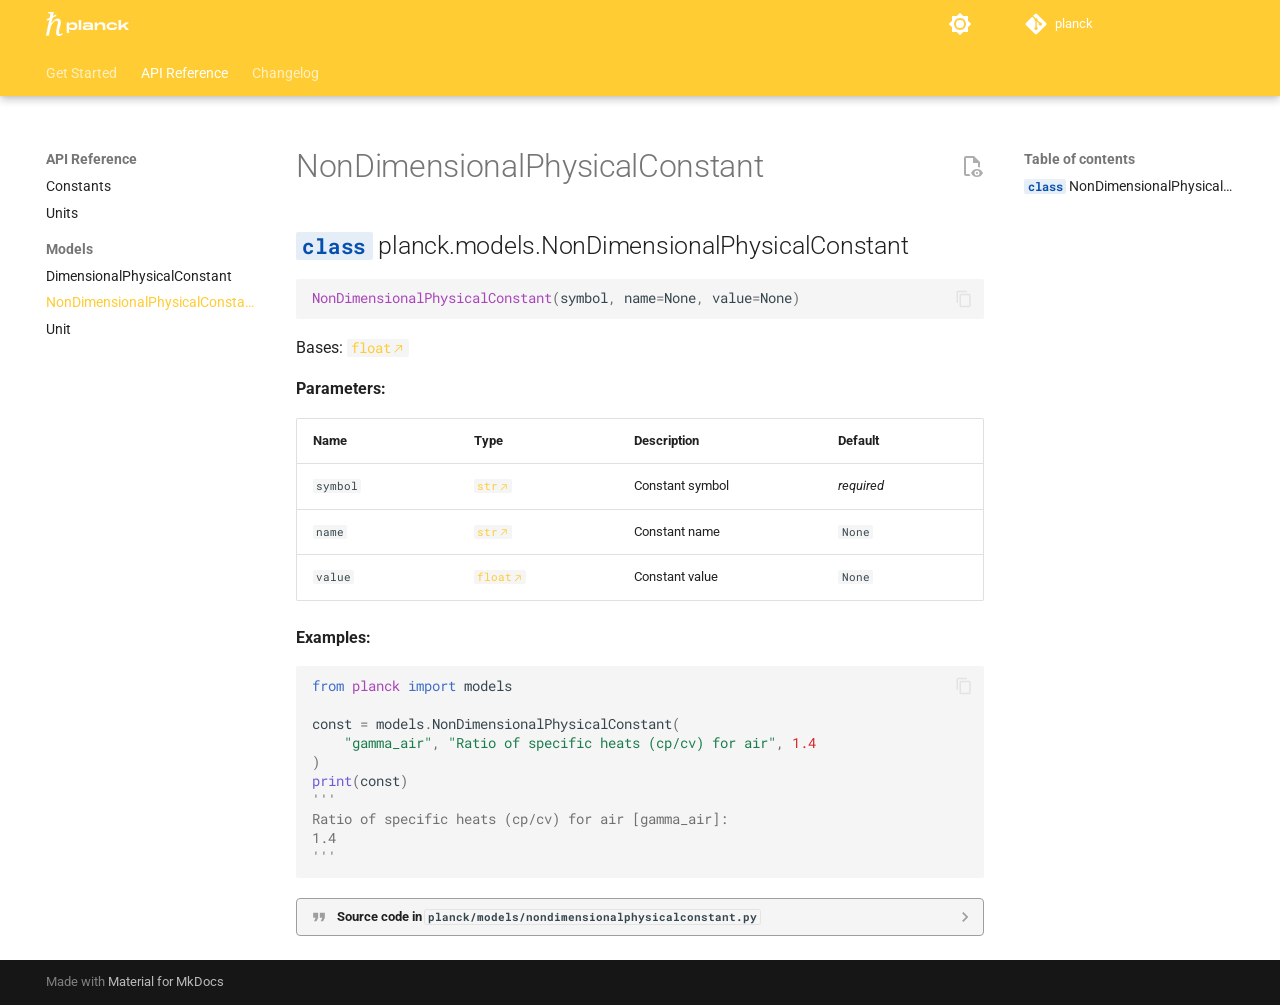
<file: api/models/nondimensionalphysicalconstant/index.html>
<!doctype html>
<html lang="en" class="no-js">
  <head>
    
      <meta charset="utf-8">
      <meta name="viewport" content="width=device-width,initial-scale=1">
      
        <meta name="description" content="Physical constants and unit conversion">
      
      
      
        <link rel="canonical" href="https://www.okube.ai/planck/api/models/nondimensionalphysicalconstant/">
      
      
        <link rel="prev" href="../dimensionalphysicalconstant/">
      
      
        <link rel="next" href="../unit/">
      
      
      <link rel="icon" href="../../../images/planck_sg.png">
      <meta name="generator" content="mkdocs-1.6.1, mkdocs-material-9.5.49">
    
    
      
        <title>NonDimensionalPhysicalConstant -  </title>
      
    
    
      <link rel="stylesheet" href="../../../assets/stylesheets/main.6f8fc17f.min.css">
      
        
        <link rel="stylesheet" href="../../../assets/stylesheets/palette.06af60db.min.css">
      
      


    
    
      
    
    
      
        
        
        <link rel="preconnect" href="https://fonts.gstatic.com" crossorigin>
        <link rel="stylesheet" href="https://fonts.googleapis.com/css?family=Roboto:300,300i,400,400i,700,700i%7CRoboto+Mono:400,400i,700,700i&display=fallback">
        <style>:root{--md-text-font:"Roboto";--md-code-font:"Roboto Mono"}</style>
      
    
    
      <link rel="stylesheet" href="../../../assets/_mkdocstrings.css">
    
      <link rel="stylesheet" href="../../../stylesheets/extra.css">
    
      <link rel="stylesheet" href="../../../stylesheets/mkdocstrings.css">
    
    <script>__md_scope=new URL("../../..",location),__md_hash=e=>[...e].reduce(((e,_)=>(e<<5)-e+_.charCodeAt(0)),0),__md_get=(e,_=localStorage,t=__md_scope)=>JSON.parse(_.getItem(t.pathname+"."+e)),__md_set=(e,_,t=localStorage,a=__md_scope)=>{try{t.setItem(a.pathname+"."+e,JSON.stringify(_))}catch(e){}}</script>
    
      

    
    
    
  </head>
  
  
    
    
      
    
    
    
    
    <body dir="ltr" data-md-color-scheme="slate" data-md-color-primary="indigo" data-md-color-accent="indigo">
  
    
    <input class="md-toggle" data-md-toggle="drawer" type="checkbox" id="__drawer" autocomplete="off">
    <input class="md-toggle" data-md-toggle="search" type="checkbox" id="__search" autocomplete="off">
    <label class="md-overlay" for="__drawer"></label>
    <div data-md-component="skip">
      
        
        <a href="#planck.models.NonDimensionalPhysicalConstant" class="md-skip">
          Skip to content
        </a>
      
    </div>
    <div data-md-component="announce">
      
    </div>
    
    
      

  

<header class="md-header md-header--shadow md-header--lifted" data-md-component="header">
  <nav class="md-header__inner md-grid" aria-label="Header">
    <a href="../../.." title=" " class="md-header__button md-logo" aria-label=" " data-md-component="logo">
      
  <img src="../../../images/planck_sw_ltw.png" alt="logo">

    </a>
    <label class="md-header__button md-icon" for="__drawer">
      
      <svg xmlns="http://www.w3.org/2000/svg" viewBox="0 0 24 24"><path d="M3 6h18v2H3zm0 5h18v2H3zm0 5h18v2H3z"/></svg>
    </label>
    <div class="md-header__title" data-md-component="header-title">
      <div class="md-header__ellipsis">
        <div class="md-header__topic">
          <span class="md-ellipsis">
             
          </span>
        </div>
        <div class="md-header__topic" data-md-component="header-topic">
          <span class="md-ellipsis">
            
              NonDimensionalPhysicalConstant
            
          </span>
        </div>
      </div>
    </div>
    
      
        <form class="md-header__option" data-md-component="palette">
  
    
    
    
    <input class="md-option" data-md-color-media="(prefers-color-scheme: dark)" data-md-color-scheme="slate" data-md-color-primary="indigo" data-md-color-accent="indigo"  aria-label="Switch to system preference"  type="radio" name="__palette" id="__palette_0">
    
      <label class="md-header__button md-icon" title="Switch to system preference" for="__palette_1" hidden>
        <svg xmlns="http://www.w3.org/2000/svg" viewBox="0 0 24 24"><path d="M12 18c-.89 0-1.74-.2-2.5-.55C11.56 16.5 13 14.42 13 12s-1.44-4.5-3.5-5.45C10.26 6.2 11.11 6 12 6a6 6 0 0 1 6 6 6 6 0 0 1-6 6m8-9.31V4h-4.69L12 .69 8.69 4H4v4.69L.69 12 4 15.31V20h4.69L12 23.31 15.31 20H20v-4.69L23.31 12z"/></svg>
      </label>
    
  
    
    
    
    <input class="md-option" data-md-color-media="(prefers-color-scheme: light)" data-md-color-scheme="default" data-md-color-primary="indigo" data-md-color-accent="indigo"  aria-label="Switch to dark mode"  type="radio" name="__palette" id="__palette_1">
    
      <label class="md-header__button md-icon" title="Switch to dark mode" for="__palette_0" hidden>
        <svg xmlns="http://www.w3.org/2000/svg" viewBox="0 0 24 24"><path d="M12 8a4 4 0 0 0-4 4 4 4 0 0 0 4 4 4 4 0 0 0 4-4 4 4 0 0 0-4-4m0 10a6 6 0 0 1-6-6 6 6 0 0 1 6-6 6 6 0 0 1 6 6 6 6 0 0 1-6 6m8-9.31V4h-4.69L12 .69 8.69 4H4v4.69L.69 12 4 15.31V20h4.69L12 23.31 15.31 20H20v-4.69L23.31 12z"/></svg>
      </label>
    
  
</form>
      
    
    
      <script>var palette=__md_get("__palette");if(palette&&palette.color){if("(prefers-color-scheme)"===palette.color.media){var media=matchMedia("(prefers-color-scheme: light)"),input=document.querySelector(media.matches?"[data-md-color-media='(prefers-color-scheme: light)']":"[data-md-color-media='(prefers-color-scheme: dark)']");palette.color.media=input.getAttribute("data-md-color-media"),palette.color.scheme=input.getAttribute("data-md-color-scheme"),palette.color.primary=input.getAttribute("data-md-color-primary"),palette.color.accent=input.getAttribute("data-md-color-accent")}for(var[key,value]of Object.entries(palette.color))document.body.setAttribute("data-md-color-"+key,value)}</script>
    
    
    
    
      <div class="md-header__source">
        <a href="https://github.com/okube-ai/planck" title="Go to repository" class="md-source" data-md-component="source">
  <div class="md-source__icon md-icon">
    
    <svg xmlns="http://www.w3.org/2000/svg" viewBox="0 0 448 512"><!--! Font Awesome Free 6.7.1 by @fontawesome - https://fontawesome.com License - https://fontawesome.com/license/free (Icons: CC BY 4.0, Fonts: SIL OFL 1.1, Code: MIT License) Copyright 2024 Fonticons, Inc.--><path d="M439.55 236.05 244 40.45a28.87 28.87 0 0 0-40.81 0l-40.66 40.63 51.52 51.52c27.06-9.14 52.68 16.77 43.39 43.68l49.66 49.66c34.23-11.8 61.18 31 35.47 56.69-26.49 26.49-70.21-2.87-56-37.34L240.22 199v121.85c25.3 12.54 22.26 41.85 9.08 55a34.34 34.34 0 0 1-48.55 0c-17.57-17.6-11.07-46.91 11.25-56v-123c-20.8-8.51-24.6-30.74-18.64-45L142.57 101 8.45 235.14a28.86 28.86 0 0 0 0 40.81l195.61 195.6a28.86 28.86 0 0 0 40.8 0l194.69-194.69a28.86 28.86 0 0 0 0-40.81"/></svg>
  </div>
  <div class="md-source__repository">
    planck
  </div>
</a>
      </div>
    
  </nav>
  
    
      
<nav class="md-tabs" aria-label="Tabs" data-md-component="tabs">
  <div class="md-grid">
    <ul class="md-tabs__list">
      
        
  
  
  
    
    
      <li class="md-tabs__item">
        <a href="../../.." class="md-tabs__link">
          
  
  Get Started

        </a>
      </li>
    
  

      
        
  
  
    
  
  
    
    
      <li class="md-tabs__item md-tabs__item--active">
        <a href="../../constants/" class="md-tabs__link">
          
  
  API Reference

        </a>
      </li>
    
  

      
        
  
  
  
    <li class="md-tabs__item">
      <a href="../../../changelog/" class="md-tabs__link">
        
  
    
  
  Changelog

      </a>
    </li>
  

      
    </ul>
  </div>
</nav>
    
  
</header>
    
    <div class="md-container" data-md-component="container">
      
      
        
      
      <main class="md-main" data-md-component="main">
        <div class="md-main__inner md-grid">
          
            
              
              <div class="md-sidebar md-sidebar--primary" data-md-component="sidebar" data-md-type="navigation" >
                <div class="md-sidebar__scrollwrap">
                  <div class="md-sidebar__inner">
                    


  


<nav class="md-nav md-nav--primary md-nav--lifted" aria-label="Navigation" data-md-level="0">
  <label class="md-nav__title" for="__drawer">
    <a href="../../.." title=" " class="md-nav__button md-logo" aria-label=" " data-md-component="logo">
      
  <img src="../../../images/planck_sw_ltw.png" alt="logo">

    </a>
     
  </label>
  
    <div class="md-nav__source">
      <a href="https://github.com/okube-ai/planck" title="Go to repository" class="md-source" data-md-component="source">
  <div class="md-source__icon md-icon">
    
    <svg xmlns="http://www.w3.org/2000/svg" viewBox="0 0 448 512"><!--! Font Awesome Free 6.7.1 by @fontawesome - https://fontawesome.com License - https://fontawesome.com/license/free (Icons: CC BY 4.0, Fonts: SIL OFL 1.1, Code: MIT License) Copyright 2024 Fonticons, Inc.--><path d="M439.55 236.05 244 40.45a28.87 28.87 0 0 0-40.81 0l-40.66 40.63 51.52 51.52c27.06-9.14 52.68 16.77 43.39 43.68l49.66 49.66c34.23-11.8 61.18 31 35.47 56.69-26.49 26.49-70.21-2.87-56-37.34L240.22 199v121.85c25.3 12.54 22.26 41.85 9.08 55a34.34 34.34 0 0 1-48.55 0c-17.57-17.6-11.07-46.91 11.25-56v-123c-20.8-8.51-24.6-30.74-18.64-45L142.57 101 8.45 235.14a28.86 28.86 0 0 0 0 40.81l195.61 195.6a28.86 28.86 0 0 0 40.8 0l194.69-194.69a28.86 28.86 0 0 0 0-40.81"/></svg>
  </div>
  <div class="md-source__repository">
    planck
  </div>
</a>
    </div>
  
  <ul class="md-nav__list" data-md-scrollfix>
    
      
      
  
  
  
  
    
    
    
      
      
        
      
    
    
    <li class="md-nav__item md-nav__item--nested">
      
        
        
        <input class="md-nav__toggle md-toggle " type="checkbox" id="__nav_1" >
        
          
          <label class="md-nav__link" for="__nav_1" id="__nav_1_label" tabindex="0">
            
  
  <span class="md-ellipsis">
    Get Started
  </span>
  

            <span class="md-nav__icon md-icon"></span>
          </label>
        
        <nav class="md-nav" data-md-level="1" aria-labelledby="__nav_1_label" aria-expanded="false">
          <label class="md-nav__title" for="__nav_1">
            <span class="md-nav__icon md-icon"></span>
            Get Started
          </label>
          <ul class="md-nav__list" data-md-scrollfix>
            
              
                
  
  
  
  
    <li class="md-nav__item">
      <a href="../../.." class="md-nav__link">
        
  
  <span class="md-ellipsis">
    About
  </span>
  

      </a>
    </li>
  

              
            
              
                
  
  
  
  
    <li class="md-nav__item">
      <a href="../../../install/" class="md-nav__link">
        
  
  <span class="md-ellipsis">
    Installation
  </span>
  

      </a>
    </li>
  

              
            
              
                
  
  
  
  
    <li class="md-nav__item">
      <a href="../../../quickstart/" class="md-nav__link">
        
  
  <span class="md-ellipsis">
    Quickstart
  </span>
  

      </a>
    </li>
  

              
            
          </ul>
        </nav>
      
    </li>
  

    
      
      
  
  
    
  
  
  
    
    
    
      
        
        
      
      
        
      
    
    
    <li class="md-nav__item md-nav__item--active md-nav__item--section md-nav__item--nested">
      
        
        
        <input class="md-nav__toggle md-toggle " type="checkbox" id="__nav_2" checked>
        
          
          <label class="md-nav__link" for="__nav_2" id="__nav_2_label" tabindex="">
            
  
  <span class="md-ellipsis">
    API Reference
  </span>
  

            <span class="md-nav__icon md-icon"></span>
          </label>
        
        <nav class="md-nav" data-md-level="1" aria-labelledby="__nav_2_label" aria-expanded="true">
          <label class="md-nav__title" for="__nav_2">
            <span class="md-nav__icon md-icon"></span>
            API Reference
          </label>
          <ul class="md-nav__list" data-md-scrollfix>
            
              
                
  
  
  
  
    <li class="md-nav__item">
      <a href="../../constants/" class="md-nav__link">
        
  
  <span class="md-ellipsis">
    Constants
  </span>
  

      </a>
    </li>
  

              
            
              
                
  
  
  
  
    <li class="md-nav__item">
      <a href="../../units/" class="md-nav__link">
        
  
  <span class="md-ellipsis">
    Units
  </span>
  

      </a>
    </li>
  

              
            
              
                
  
  
    
  
  
  
    
    
    
      
      
        
          
          
        
      
    
    
    <li class="md-nav__item md-nav__item--active md-nav__item--section md-nav__item--nested">
      
        
        
        <input class="md-nav__toggle md-toggle " type="checkbox" id="__nav_2_3" checked>
        
          
          <label class="md-nav__link" for="__nav_2_3" id="__nav_2_3_label" tabindex="">
            
  
  <span class="md-ellipsis">
    Models
  </span>
  

            <span class="md-nav__icon md-icon"></span>
          </label>
        
        <nav class="md-nav" data-md-level="2" aria-labelledby="__nav_2_3_label" aria-expanded="true">
          <label class="md-nav__title" for="__nav_2_3">
            <span class="md-nav__icon md-icon"></span>
            Models
          </label>
          <ul class="md-nav__list" data-md-scrollfix>
            
              
                
  
  
  
  
    <li class="md-nav__item">
      <a href="../dimensionalphysicalconstant/" class="md-nav__link">
        
  
  <span class="md-ellipsis">
    DimensionalPhysicalConstant
  </span>
  

      </a>
    </li>
  

              
            
              
                
  
  
    
  
  
  
    <li class="md-nav__item md-nav__item--active">
      
      <input class="md-nav__toggle md-toggle" type="checkbox" id="__toc">
      
      
      
        <label class="md-nav__link md-nav__link--active" for="__toc">
          
  
  <span class="md-ellipsis">
    NonDimensionalPhysicalConstant
  </span>
  

          <span class="md-nav__icon md-icon"></span>
        </label>
      
      <a href="./" class="md-nav__link md-nav__link--active">
        
  
  <span class="md-ellipsis">
    NonDimensionalPhysicalConstant
  </span>
  

      </a>
      
        

<nav class="md-nav md-nav--secondary" aria-label="Table of contents">
  
  
  
  
    <label class="md-nav__title" for="__toc">
      <span class="md-nav__icon md-icon"></span>
      Table of contents
    </label>
    <ul class="md-nav__list" data-md-component="toc" data-md-scrollfix>
      
        <li class="md-nav__item">
  <a href="#planck.models.NonDimensionalPhysicalConstant" class="md-nav__link">
    <span class="md-ellipsis">
      <code class="doc-symbol doc-symbol-toc doc-symbol-class"></code>&nbsp;NonDimensionalPhysicalConstant
    </span>
  </a>
  
</li>
      
    </ul>
  
</nav>
      
    </li>
  

              
            
              
                
  
  
  
  
    <li class="md-nav__item">
      <a href="../unit/" class="md-nav__link">
        
  
  <span class="md-ellipsis">
    Unit
  </span>
  

      </a>
    </li>
  

              
            
          </ul>
        </nav>
      
    </li>
  

              
            
          </ul>
        </nav>
      
    </li>
  

    
      
      
  
  
  
  
    <li class="md-nav__item">
      <a href="../../../changelog/" class="md-nav__link">
        
  
  <span class="md-ellipsis">
    Changelog
  </span>
  

      </a>
    </li>
  

    
  </ul>
</nav>
                  </div>
                </div>
              </div>
            
            
              
              <div class="md-sidebar md-sidebar--secondary" data-md-component="sidebar" data-md-type="toc" >
                <div class="md-sidebar__scrollwrap">
                  <div class="md-sidebar__inner">
                    

<nav class="md-nav md-nav--secondary" aria-label="Table of contents">
  
  
  
  
    <label class="md-nav__title" for="__toc">
      <span class="md-nav__icon md-icon"></span>
      Table of contents
    </label>
    <ul class="md-nav__list" data-md-component="toc" data-md-scrollfix>
      
        <li class="md-nav__item">
  <a href="#planck.models.NonDimensionalPhysicalConstant" class="md-nav__link">
    <span class="md-ellipsis">
      <code class="doc-symbol doc-symbol-toc doc-symbol-class"></code>&nbsp;NonDimensionalPhysicalConstant
    </span>
  </a>
  
</li>
      
    </ul>
  
</nav>
                  </div>
                </div>
              </div>
            
          
          
            <div class="md-content" data-md-component="content">
              <article class="md-content__inner md-typeset">
                
                  

  
  
    
      
    
    <a href="https://github.com/okube-ai/planck/raw/master/docs/api/models/nondimensionalphysicalconstant.md" title="View source of this page" class="md-content__button md-icon">
      
      <svg xmlns="http://www.w3.org/2000/svg" viewBox="0 0 24 24"><path d="M17 18c.56 0 1 .44 1 1s-.44 1-1 1-1-.44-1-1 .44-1 1-1m0-3c-2.73 0-5.06 1.66-6 4 .94 2.34 3.27 4 6 4s5.06-1.66 6-4c-.94-2.34-3.27-4-6-4m0 6.5a2.5 2.5 0 0 1-2.5-2.5 2.5 2.5 0 0 1 2.5-2.5 2.5 2.5 0 0 1 2.5 2.5 2.5 2.5 0 0 1-2.5 2.5M9.27 20H6V4h7v5h5v4.07c.7.08 1.36.25 2 .49V8l-6-6H6a2 2 0 0 0-2 2v16a2 2 0 0 0 2 2h4.5a8.2 8.2 0 0 1-1.23-2"/></svg>
    </a>
  


  <h1>NonDimensionalPhysicalConstant</h1>

<div class="doc doc-object doc-class">



<h2 id="planck.models.NonDimensionalPhysicalConstant" class="doc doc-heading">
<code class="doc-symbol doc-symbol-heading doc-symbol-class"></code>            <span class="doc doc-object-name doc-class-name">planck.models.NonDimensionalPhysicalConstant</span>


<a href="#planck.models.NonDimensionalPhysicalConstant" class="headerlink" title="Permanent link">¤</a></h2>
<div class="doc-signature highlight"><pre><span></span><code><span class="nf">NonDimensionalPhysicalConstant</span><span class="p">(</span><span class="n">symbol</span><span class="p">,</span> <span class="n">name</span><span class="o">=</span><span class="kc">None</span><span class="p">,</span> <span class="n">value</span><span class="o">=</span><span class="kc">None</span><span class="p">)</span>
</code></pre></div>

    <div class="doc doc-contents first">
            <p class="doc doc-class-bases">
              Bases: <code><a class="autorefs autorefs-external" href="https://docs.python.org/3/library/functions.html#float">float</a></code></p>




<p><span class="doc-section-title">Parameters:</span></p>
    <table>
      <thead>
        <tr>
          <th>Name</th>
          <th>Type</th>
          <th>Description</th>
          <th>Default</th>
        </tr>
      </thead>
      <tbody>
          <tr class="doc-section-item">
            <td>
                <code>symbol</code>
            </td>
            <td>
                  <code><a class="autorefs autorefs-external" href="https://docs.python.org/3/library/stdtypes.html#str">str</a></code>
            </td>
            <td>
              <div class="doc-md-description">
                <p>Constant symbol</p>
              </div>
            </td>
            <td>
                <em>required</em>
            </td>
          </tr>
          <tr class="doc-section-item">
            <td>
                <code>name</code>
            </td>
            <td>
                  <code><a class="autorefs autorefs-external" href="https://docs.python.org/3/library/stdtypes.html#str">str</a></code>
            </td>
            <td>
              <div class="doc-md-description">
                <p>Constant name</p>
              </div>
            </td>
            <td>
                  <code>None</code>
            </td>
          </tr>
          <tr class="doc-section-item">
            <td>
                <code>value</code>
            </td>
            <td>
                  <code><a class="autorefs autorefs-external" href="https://docs.python.org/3/library/functions.html#float">float</a></code>
            </td>
            <td>
              <div class="doc-md-description">
                <p>Constant value</p>
              </div>
            </td>
            <td>
                  <code>None</code>
            </td>
          </tr>
      </tbody>
    </table>


<p><span class="doc-section-title">Examples:</span></p>
    <div class="highlight"><pre><span></span><code><span class="kn">from</span> <span class="nn">planck</span> <span class="kn">import</span> <span class="n">models</span>

<span class="n">const</span> <span class="o">=</span> <span class="n">models</span><span class="o">.</span><span class="n">NonDimensionalPhysicalConstant</span><span class="p">(</span>
    <span class="s2">&quot;gamma_air&quot;</span><span class="p">,</span> <span class="s2">&quot;Ratio of specific heats (cp/cv) for air&quot;</span><span class="p">,</span> <span class="mf">1.4</span>
<span class="p">)</span>
<span class="nb">print</span><span class="p">(</span><span class="n">const</span><span class="p">)</span>
<span class="sd">&#39;&#39;&#39;</span>
<span class="sd">Ratio of specific heats (cp/cv) for air [gamma_air]:</span>
<span class="sd">1.4</span>
<span class="sd">&#39;&#39;&#39;</span>
</code></pre></div>










                  <details class="quote">
                    <summary>Source code in <code>planck/models/nondimensionalphysicalconstant.py</code></summary>
                    <div class="highlight"><table class="highlighttable"><tr><td class="linenos"><div class="linenodiv"><pre><span></span><span class="normal">10</span>
<span class="normal">11</span>
<span class="normal">12</span>
<span class="normal">13</span>
<span class="normal">14</span>
<span class="normal">15</span>
<span class="normal">16</span>
<span class="normal">17</span>
<span class="normal">18</span>
<span class="normal">19</span>
<span class="normal">20</span>
<span class="normal">21</span>
<span class="normal">22</span>
<span class="normal">23</span>
<span class="normal">24</span>
<span class="normal">25</span>
<span class="normal">26</span>
<span class="normal">27</span>
<span class="normal">28</span>
<span class="normal">29</span>
<span class="normal">30</span>
<span class="normal">31</span>
<span class="normal">32</span>
<span class="normal">33</span>
<span class="normal">34</span>
<span class="normal">35</span>
<span class="normal">36</span>
<span class="normal">37</span>
<span class="normal">38</span>
<span class="normal">39</span>
<span class="normal">40</span>
<span class="normal">41</span>
<span class="normal">42</span>
<span class="normal">43</span>
<span class="normal">44</span>
<span class="normal">45</span></pre></div></td><td class="code"><div><pre><span></span><code><span class="k">def</span> <span class="fm">__init__</span><span class="p">(</span>
    <span class="bp">self</span><span class="p">,</span>
    <span class="n">symbol</span><span class="p">:</span> <span class="nb">str</span><span class="p">,</span>
    <span class="n">name</span><span class="p">:</span> <span class="nb">str</span> <span class="o">=</span> <span class="kc">None</span><span class="p">,</span>
    <span class="n">value</span><span class="p">:</span> <span class="nb">float</span> <span class="o">=</span> <span class="kc">None</span><span class="p">,</span>
<span class="p">):</span>
<span class="w">    </span><span class="sd">&quot;&quot;&quot;</span>
<span class="sd">    Non-dimensional physical constant</span>

<span class="sd">    Parameters</span>
<span class="sd">    ----------</span>
<span class="sd">    symbol:</span>
<span class="sd">        Constant symbol</span>
<span class="sd">    name:</span>
<span class="sd">        Constant name</span>
<span class="sd">    value:</span>
<span class="sd">        Constant value</span>

<span class="sd">    Examples</span>
<span class="sd">    --------</span>
<span class="sd">    ```py</span>
<span class="sd">    from planck import models</span>

<span class="sd">    const = models.NonDimensionalPhysicalConstant(</span>
<span class="sd">        &quot;gamma_air&quot;, &quot;Ratio of specific heats (cp/cv) for air&quot;, 1.4</span>
<span class="sd">    )</span>
<span class="sd">    print(const)</span>
<span class="sd">    &#39;&#39;&#39;</span>
<span class="sd">    Ratio of specific heats (cp/cv) for air [gamma_air]:</span>
<span class="sd">    1.4</span>
<span class="sd">    &#39;&#39;&#39;</span>
<span class="sd">    ```</span>
<span class="sd">    &quot;&quot;&quot;</span>
    <span class="nb">float</span><span class="o">.</span><span class="fm">__init__</span><span class="p">(</span><span class="n">value</span><span class="p">)</span>
    <span class="bp">self</span><span class="o">.</span><span class="n">symbol</span> <span class="o">=</span> <span class="n">symbol</span>
    <span class="bp">self</span><span class="o">.</span><span class="n">name</span> <span class="o">=</span> <span class="n">name</span>
</code></pre></div></td></tr></table></div>
                  </details>



  <div class="doc doc-children">











  </div>

    </div>

</div>












                
              </article>
            </div>
          
          
<script>var target=document.getElementById(location.hash.slice(1));target&&target.name&&(target.checked=target.name.startsWith("__tabbed_"))</script>
        </div>
        
      </main>
      
        <footer class="md-footer">
  
  <div class="md-footer-meta md-typeset">
    <div class="md-footer-meta__inner md-grid">
      <div class="md-copyright">
  
  
    Made with
    <a href="https://squidfunk.github.io/mkdocs-material/" target="_blank" rel="noopener">
      Material for MkDocs
    </a>
  
</div>
      
    </div>
  </div>
</footer>
      
    </div>
    <div class="md-dialog" data-md-component="dialog">
      <div class="md-dialog__inner md-typeset"></div>
    </div>
    
      <div class="md-progress" data-md-component="progress" role="progressbar"></div>
    
    
    <script id="__config" type="application/json">{"base": "../../..", "features": ["content.action.view", "content.code.copy", "content.code.select", "content.code.annotate", "navigation.instant", "navigation.instant.prefetch", "navigation.instant.progress", "navigation.sections", "navigation.tracking", "navigation.tabs", "navigation.tabs.sticky", "navigation.path", "search.highlight", "search.suggest", "toc.follow"], "search": "../../../assets/javascripts/workers/search.6ce7567c.min.js", "translations": {"clipboard.copied": "Copied to clipboard", "clipboard.copy": "Copy to clipboard", "search.result.more.one": "1 more on this page", "search.result.more.other": "# more on this page", "search.result.none": "No matching documents", "search.result.one": "1 matching document", "search.result.other": "# matching documents", "search.result.placeholder": "Type to start searching", "search.result.term.missing": "Missing", "select.version": "Select version"}}</script>
    
    
      <script src="../../../assets/javascripts/bundle.88dd0f4e.min.js"></script>
      
    
  </body>
</html>
</file>
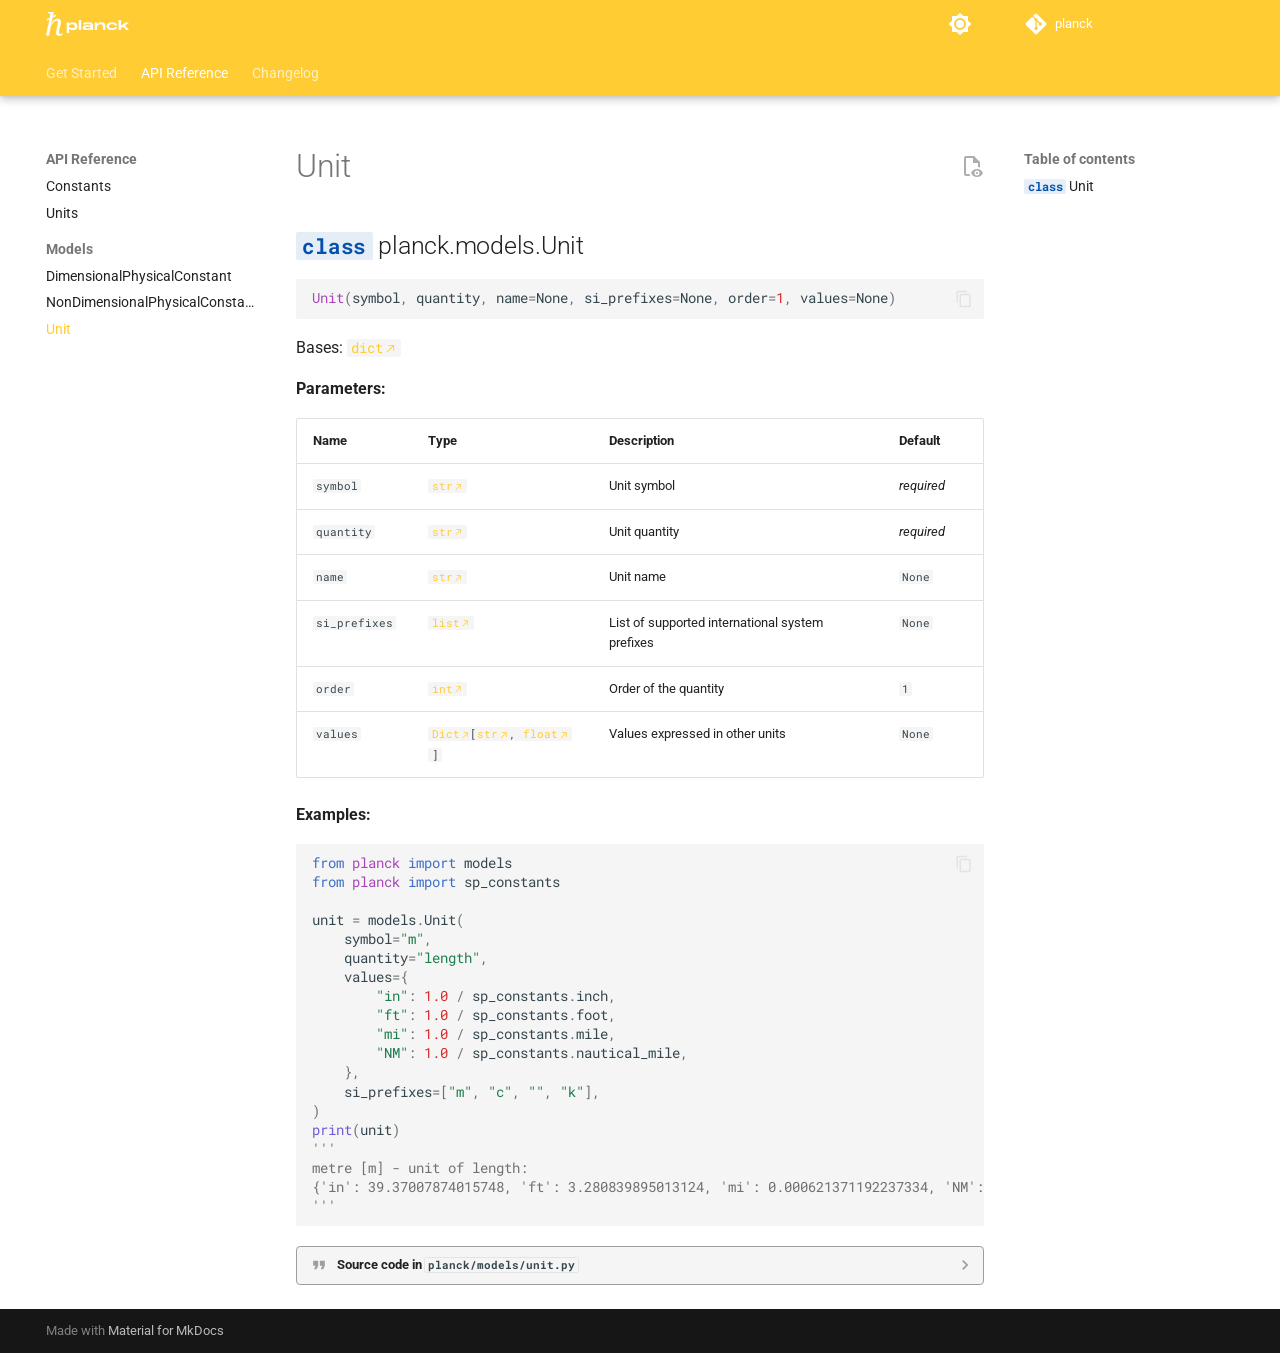
<file: api/models/unit/index.html>
<!doctype html>
<html lang="en" class="no-js">
  <head>
    
      <meta charset="utf-8">
      <meta name="viewport" content="width=device-width,initial-scale=1">
      
        <meta name="description" content="Physical constants and unit conversion">
      
      
      
        <link rel="canonical" href="https://www.okube.ai/planck/api/models/unit/">
      
      
        <link rel="prev" href="../nondimensionalphysicalconstant/">
      
      
        <link rel="next" href="../../../changelog/">
      
      
      <link rel="icon" href="../../../images/planck_sg.png">
      <meta name="generator" content="mkdocs-1.6.1, mkdocs-material-9.5.49">
    
    
      
        <title>Unit -  </title>
      
    
    
      <link rel="stylesheet" href="../../../assets/stylesheets/main.6f8fc17f.min.css">
      
        
        <link rel="stylesheet" href="../../../assets/stylesheets/palette.06af60db.min.css">
      
      


    
    
      
    
    
      
        
        
        <link rel="preconnect" href="https://fonts.gstatic.com" crossorigin>
        <link rel="stylesheet" href="https://fonts.googleapis.com/css?family=Roboto:300,300i,400,400i,700,700i%7CRoboto+Mono:400,400i,700,700i&display=fallback">
        <style>:root{--md-text-font:"Roboto";--md-code-font:"Roboto Mono"}</style>
      
    
    
      <link rel="stylesheet" href="../../../assets/_mkdocstrings.css">
    
      <link rel="stylesheet" href="../../../stylesheets/extra.css">
    
      <link rel="stylesheet" href="../../../stylesheets/mkdocstrings.css">
    
    <script>__md_scope=new URL("../../..",location),__md_hash=e=>[...e].reduce(((e,_)=>(e<<5)-e+_.charCodeAt(0)),0),__md_get=(e,_=localStorage,t=__md_scope)=>JSON.parse(_.getItem(t.pathname+"."+e)),__md_set=(e,_,t=localStorage,a=__md_scope)=>{try{t.setItem(a.pathname+"."+e,JSON.stringify(_))}catch(e){}}</script>
    
      

    
    
    
  </head>
  
  
    
    
      
    
    
    
    
    <body dir="ltr" data-md-color-scheme="slate" data-md-color-primary="indigo" data-md-color-accent="indigo">
  
    
    <input class="md-toggle" data-md-toggle="drawer" type="checkbox" id="__drawer" autocomplete="off">
    <input class="md-toggle" data-md-toggle="search" type="checkbox" id="__search" autocomplete="off">
    <label class="md-overlay" for="__drawer"></label>
    <div data-md-component="skip">
      
        
        <a href="#planck.models.Unit" class="md-skip">
          Skip to content
        </a>
      
    </div>
    <div data-md-component="announce">
      
    </div>
    
    
      

  

<header class="md-header md-header--shadow md-header--lifted" data-md-component="header">
  <nav class="md-header__inner md-grid" aria-label="Header">
    <a href="../../.." title=" " class="md-header__button md-logo" aria-label=" " data-md-component="logo">
      
  <img src="../../../images/planck_sw_ltw.png" alt="logo">

    </a>
    <label class="md-header__button md-icon" for="__drawer">
      
      <svg xmlns="http://www.w3.org/2000/svg" viewBox="0 0 24 24"><path d="M3 6h18v2H3zm0 5h18v2H3zm0 5h18v2H3z"/></svg>
    </label>
    <div class="md-header__title" data-md-component="header-title">
      <div class="md-header__ellipsis">
        <div class="md-header__topic">
          <span class="md-ellipsis">
             
          </span>
        </div>
        <div class="md-header__topic" data-md-component="header-topic">
          <span class="md-ellipsis">
            
              Unit
            
          </span>
        </div>
      </div>
    </div>
    
      
        <form class="md-header__option" data-md-component="palette">
  
    
    
    
    <input class="md-option" data-md-color-media="(prefers-color-scheme: dark)" data-md-color-scheme="slate" data-md-color-primary="indigo" data-md-color-accent="indigo"  aria-label="Switch to system preference"  type="radio" name="__palette" id="__palette_0">
    
      <label class="md-header__button md-icon" title="Switch to system preference" for="__palette_1" hidden>
        <svg xmlns="http://www.w3.org/2000/svg" viewBox="0 0 24 24"><path d="M12 18c-.89 0-1.74-.2-2.5-.55C11.56 16.5 13 14.42 13 12s-1.44-4.5-3.5-5.45C10.26 6.2 11.11 6 12 6a6 6 0 0 1 6 6 6 6 0 0 1-6 6m8-9.31V4h-4.69L12 .69 8.69 4H4v4.69L.69 12 4 15.31V20h4.69L12 23.31 15.31 20H20v-4.69L23.31 12z"/></svg>
      </label>
    
  
    
    
    
    <input class="md-option" data-md-color-media="(prefers-color-scheme: light)" data-md-color-scheme="default" data-md-color-primary="indigo" data-md-color-accent="indigo"  aria-label="Switch to dark mode"  type="radio" name="__palette" id="__palette_1">
    
      <label class="md-header__button md-icon" title="Switch to dark mode" for="__palette_0" hidden>
        <svg xmlns="http://www.w3.org/2000/svg" viewBox="0 0 24 24"><path d="M12 8a4 4 0 0 0-4 4 4 4 0 0 0 4 4 4 4 0 0 0 4-4 4 4 0 0 0-4-4m0 10a6 6 0 0 1-6-6 6 6 0 0 1 6-6 6 6 0 0 1 6 6 6 6 0 0 1-6 6m8-9.31V4h-4.69L12 .69 8.69 4H4v4.69L.69 12 4 15.31V20h4.69L12 23.31 15.31 20H20v-4.69L23.31 12z"/></svg>
      </label>
    
  
</form>
      
    
    
      <script>var palette=__md_get("__palette");if(palette&&palette.color){if("(prefers-color-scheme)"===palette.color.media){var media=matchMedia("(prefers-color-scheme: light)"),input=document.querySelector(media.matches?"[data-md-color-media='(prefers-color-scheme: light)']":"[data-md-color-media='(prefers-color-scheme: dark)']");palette.color.media=input.getAttribute("data-md-color-media"),palette.color.scheme=input.getAttribute("data-md-color-scheme"),palette.color.primary=input.getAttribute("data-md-color-primary"),palette.color.accent=input.getAttribute("data-md-color-accent")}for(var[key,value]of Object.entries(palette.color))document.body.setAttribute("data-md-color-"+key,value)}</script>
    
    
    
    
      <div class="md-header__source">
        <a href="https://github.com/okube-ai/planck" title="Go to repository" class="md-source" data-md-component="source">
  <div class="md-source__icon md-icon">
    
    <svg xmlns="http://www.w3.org/2000/svg" viewBox="0 0 448 512"><!--! Font Awesome Free 6.7.1 by @fontawesome - https://fontawesome.com License - https://fontawesome.com/license/free (Icons: CC BY 4.0, Fonts: SIL OFL 1.1, Code: MIT License) Copyright 2024 Fonticons, Inc.--><path d="M439.55 236.05 244 40.45a28.87 28.87 0 0 0-40.81 0l-40.66 40.63 51.52 51.52c27.06-9.14 52.68 16.77 43.39 43.68l49.66 49.66c34.23-11.8 61.18 31 35.47 56.69-26.49 26.49-70.21-2.87-56-37.34L240.22 199v121.85c25.3 12.54 22.26 41.85 9.08 55a34.34 34.34 0 0 1-48.55 0c-17.57-17.6-11.07-46.91 11.25-56v-123c-20.8-8.51-24.6-30.74-18.64-45L142.57 101 8.45 235.14a28.86 28.86 0 0 0 0 40.81l195.61 195.6a28.86 28.86 0 0 0 40.8 0l194.69-194.69a28.86 28.86 0 0 0 0-40.81"/></svg>
  </div>
  <div class="md-source__repository">
    planck
  </div>
</a>
      </div>
    
  </nav>
  
    
      
<nav class="md-tabs" aria-label="Tabs" data-md-component="tabs">
  <div class="md-grid">
    <ul class="md-tabs__list">
      
        
  
  
  
    
    
      <li class="md-tabs__item">
        <a href="../../.." class="md-tabs__link">
          
  
  Get Started

        </a>
      </li>
    
  

      
        
  
  
    
  
  
    
    
      <li class="md-tabs__item md-tabs__item--active">
        <a href="../../constants/" class="md-tabs__link">
          
  
  API Reference

        </a>
      </li>
    
  

      
        
  
  
  
    <li class="md-tabs__item">
      <a href="../../../changelog/" class="md-tabs__link">
        
  
    
  
  Changelog

      </a>
    </li>
  

      
    </ul>
  </div>
</nav>
    
  
</header>
    
    <div class="md-container" data-md-component="container">
      
      
        
      
      <main class="md-main" data-md-component="main">
        <div class="md-main__inner md-grid">
          
            
              
              <div class="md-sidebar md-sidebar--primary" data-md-component="sidebar" data-md-type="navigation" >
                <div class="md-sidebar__scrollwrap">
                  <div class="md-sidebar__inner">
                    


  


<nav class="md-nav md-nav--primary md-nav--lifted" aria-label="Navigation" data-md-level="0">
  <label class="md-nav__title" for="__drawer">
    <a href="../../.." title=" " class="md-nav__button md-logo" aria-label=" " data-md-component="logo">
      
  <img src="../../../images/planck_sw_ltw.png" alt="logo">

    </a>
     
  </label>
  
    <div class="md-nav__source">
      <a href="https://github.com/okube-ai/planck" title="Go to repository" class="md-source" data-md-component="source">
  <div class="md-source__icon md-icon">
    
    <svg xmlns="http://www.w3.org/2000/svg" viewBox="0 0 448 512"><!--! Font Awesome Free 6.7.1 by @fontawesome - https://fontawesome.com License - https://fontawesome.com/license/free (Icons: CC BY 4.0, Fonts: SIL OFL 1.1, Code: MIT License) Copyright 2024 Fonticons, Inc.--><path d="M439.55 236.05 244 40.45a28.87 28.87 0 0 0-40.81 0l-40.66 40.63 51.52 51.52c27.06-9.14 52.68 16.77 43.39 43.68l49.66 49.66c34.23-11.8 61.18 31 35.47 56.69-26.49 26.49-70.21-2.87-56-37.34L240.22 199v121.85c25.3 12.54 22.26 41.85 9.08 55a34.34 34.34 0 0 1-48.55 0c-17.57-17.6-11.07-46.91 11.25-56v-123c-20.8-8.51-24.6-30.74-18.64-45L142.57 101 8.45 235.14a28.86 28.86 0 0 0 0 40.81l195.61 195.6a28.86 28.86 0 0 0 40.8 0l194.69-194.69a28.86 28.86 0 0 0 0-40.81"/></svg>
  </div>
  <div class="md-source__repository">
    planck
  </div>
</a>
    </div>
  
  <ul class="md-nav__list" data-md-scrollfix>
    
      
      
  
  
  
  
    
    
    
      
      
        
      
    
    
    <li class="md-nav__item md-nav__item--nested">
      
        
        
        <input class="md-nav__toggle md-toggle " type="checkbox" id="__nav_1" >
        
          
          <label class="md-nav__link" for="__nav_1" id="__nav_1_label" tabindex="0">
            
  
  <span class="md-ellipsis">
    Get Started
  </span>
  

            <span class="md-nav__icon md-icon"></span>
          </label>
        
        <nav class="md-nav" data-md-level="1" aria-labelledby="__nav_1_label" aria-expanded="false">
          <label class="md-nav__title" for="__nav_1">
            <span class="md-nav__icon md-icon"></span>
            Get Started
          </label>
          <ul class="md-nav__list" data-md-scrollfix>
            
              
                
  
  
  
  
    <li class="md-nav__item">
      <a href="../../.." class="md-nav__link">
        
  
  <span class="md-ellipsis">
    About
  </span>
  

      </a>
    </li>
  

              
            
              
                
  
  
  
  
    <li class="md-nav__item">
      <a href="../../../install/" class="md-nav__link">
        
  
  <span class="md-ellipsis">
    Installation
  </span>
  

      </a>
    </li>
  

              
            
              
                
  
  
  
  
    <li class="md-nav__item">
      <a href="../../../quickstart/" class="md-nav__link">
        
  
  <span class="md-ellipsis">
    Quickstart
  </span>
  

      </a>
    </li>
  

              
            
          </ul>
        </nav>
      
    </li>
  

    
      
      
  
  
    
  
  
  
    
    
    
      
        
        
      
      
        
      
    
    
    <li class="md-nav__item md-nav__item--active md-nav__item--section md-nav__item--nested">
      
        
        
        <input class="md-nav__toggle md-toggle " type="checkbox" id="__nav_2" checked>
        
          
          <label class="md-nav__link" for="__nav_2" id="__nav_2_label" tabindex="">
            
  
  <span class="md-ellipsis">
    API Reference
  </span>
  

            <span class="md-nav__icon md-icon"></span>
          </label>
        
        <nav class="md-nav" data-md-level="1" aria-labelledby="__nav_2_label" aria-expanded="true">
          <label class="md-nav__title" for="__nav_2">
            <span class="md-nav__icon md-icon"></span>
            API Reference
          </label>
          <ul class="md-nav__list" data-md-scrollfix>
            
              
                
  
  
  
  
    <li class="md-nav__item">
      <a href="../../constants/" class="md-nav__link">
        
  
  <span class="md-ellipsis">
    Constants
  </span>
  

      </a>
    </li>
  

              
            
              
                
  
  
  
  
    <li class="md-nav__item">
      <a href="../../units/" class="md-nav__link">
        
  
  <span class="md-ellipsis">
    Units
  </span>
  

      </a>
    </li>
  

              
            
              
                
  
  
    
  
  
  
    
    
    
      
      
        
          
          
        
      
    
    
    <li class="md-nav__item md-nav__item--active md-nav__item--section md-nav__item--nested">
      
        
        
        <input class="md-nav__toggle md-toggle " type="checkbox" id="__nav_2_3" checked>
        
          
          <label class="md-nav__link" for="__nav_2_3" id="__nav_2_3_label" tabindex="">
            
  
  <span class="md-ellipsis">
    Models
  </span>
  

            <span class="md-nav__icon md-icon"></span>
          </label>
        
        <nav class="md-nav" data-md-level="2" aria-labelledby="__nav_2_3_label" aria-expanded="true">
          <label class="md-nav__title" for="__nav_2_3">
            <span class="md-nav__icon md-icon"></span>
            Models
          </label>
          <ul class="md-nav__list" data-md-scrollfix>
            
              
                
  
  
  
  
    <li class="md-nav__item">
      <a href="../dimensionalphysicalconstant/" class="md-nav__link">
        
  
  <span class="md-ellipsis">
    DimensionalPhysicalConstant
  </span>
  

      </a>
    </li>
  

              
            
              
                
  
  
  
  
    <li class="md-nav__item">
      <a href="../nondimensionalphysicalconstant/" class="md-nav__link">
        
  
  <span class="md-ellipsis">
    NonDimensionalPhysicalConstant
  </span>
  

      </a>
    </li>
  

              
            
              
                
  
  
    
  
  
  
    <li class="md-nav__item md-nav__item--active">
      
      <input class="md-nav__toggle md-toggle" type="checkbox" id="__toc">
      
      
      
        <label class="md-nav__link md-nav__link--active" for="__toc">
          
  
  <span class="md-ellipsis">
    Unit
  </span>
  

          <span class="md-nav__icon md-icon"></span>
        </label>
      
      <a href="./" class="md-nav__link md-nav__link--active">
        
  
  <span class="md-ellipsis">
    Unit
  </span>
  

      </a>
      
        

<nav class="md-nav md-nav--secondary" aria-label="Table of contents">
  
  
  
  
    <label class="md-nav__title" for="__toc">
      <span class="md-nav__icon md-icon"></span>
      Table of contents
    </label>
    <ul class="md-nav__list" data-md-component="toc" data-md-scrollfix>
      
        <li class="md-nav__item">
  <a href="#planck.models.Unit" class="md-nav__link">
    <span class="md-ellipsis">
      <code class="doc-symbol doc-symbol-toc doc-symbol-class"></code>&nbsp;Unit
    </span>
  </a>
  
</li>
      
    </ul>
  
</nav>
      
    </li>
  

              
            
          </ul>
        </nav>
      
    </li>
  

              
            
          </ul>
        </nav>
      
    </li>
  

    
      
      
  
  
  
  
    <li class="md-nav__item">
      <a href="../../../changelog/" class="md-nav__link">
        
  
  <span class="md-ellipsis">
    Changelog
  </span>
  

      </a>
    </li>
  

    
  </ul>
</nav>
                  </div>
                </div>
              </div>
            
            
              
              <div class="md-sidebar md-sidebar--secondary" data-md-component="sidebar" data-md-type="toc" >
                <div class="md-sidebar__scrollwrap">
                  <div class="md-sidebar__inner">
                    

<nav class="md-nav md-nav--secondary" aria-label="Table of contents">
  
  
  
  
    <label class="md-nav__title" for="__toc">
      <span class="md-nav__icon md-icon"></span>
      Table of contents
    </label>
    <ul class="md-nav__list" data-md-component="toc" data-md-scrollfix>
      
        <li class="md-nav__item">
  <a href="#planck.models.Unit" class="md-nav__link">
    <span class="md-ellipsis">
      <code class="doc-symbol doc-symbol-toc doc-symbol-class"></code>&nbsp;Unit
    </span>
  </a>
  
</li>
      
    </ul>
  
</nav>
                  </div>
                </div>
              </div>
            
          
          
            <div class="md-content" data-md-component="content">
              <article class="md-content__inner md-typeset">
                
                  

  
  
    
      
    
    <a href="https://github.com/okube-ai/planck/raw/master/docs/api/models/unit.md" title="View source of this page" class="md-content__button md-icon">
      
      <svg xmlns="http://www.w3.org/2000/svg" viewBox="0 0 24 24"><path d="M17 18c.56 0 1 .44 1 1s-.44 1-1 1-1-.44-1-1 .44-1 1-1m0-3c-2.73 0-5.06 1.66-6 4 .94 2.34 3.27 4 6 4s5.06-1.66 6-4c-.94-2.34-3.27-4-6-4m0 6.5a2.5 2.5 0 0 1-2.5-2.5 2.5 2.5 0 0 1 2.5-2.5 2.5 2.5 0 0 1 2.5 2.5 2.5 2.5 0 0 1-2.5 2.5M9.27 20H6V4h7v5h5v4.07c.7.08 1.36.25 2 .49V8l-6-6H6a2 2 0 0 0-2 2v16a2 2 0 0 0 2 2h4.5a8.2 8.2 0 0 1-1.23-2"/></svg>
    </a>
  


  <h1>Unit</h1>

<div class="doc doc-object doc-class">



<h2 id="planck.models.Unit" class="doc doc-heading">
<code class="doc-symbol doc-symbol-heading doc-symbol-class"></code>            <span class="doc doc-object-name doc-class-name">planck.models.Unit</span>


<a href="#planck.models.Unit" class="headerlink" title="Permanent link">¤</a></h2>
<div class="doc-signature highlight"><pre><span></span><code><span class="nf">Unit</span><span class="p">(</span><span class="n">symbol</span><span class="p">,</span> <span class="n">quantity</span><span class="p">,</span> <span class="n">name</span><span class="o">=</span><span class="kc">None</span><span class="p">,</span> <span class="n">si_prefixes</span><span class="o">=</span><span class="kc">None</span><span class="p">,</span> <span class="n">order</span><span class="o">=</span><span class="mi">1</span><span class="p">,</span> <span class="n">values</span><span class="o">=</span><span class="kc">None</span><span class="p">)</span>
</code></pre></div>

    <div class="doc doc-contents first">
            <p class="doc doc-class-bases">
              Bases: <code><a class="autorefs autorefs-external" href="https://docs.python.org/3/library/stdtypes.html#dict">dict</a></code></p>




<p><span class="doc-section-title">Parameters:</span></p>
    <table>
      <thead>
        <tr>
          <th>Name</th>
          <th>Type</th>
          <th>Description</th>
          <th>Default</th>
        </tr>
      </thead>
      <tbody>
          <tr class="doc-section-item">
            <td>
                <code>symbol</code>
            </td>
            <td>
                  <code><a class="autorefs autorefs-external" href="https://docs.python.org/3/library/stdtypes.html#str">str</a></code>
            </td>
            <td>
              <div class="doc-md-description">
                <p>Unit symbol</p>
              </div>
            </td>
            <td>
                <em>required</em>
            </td>
          </tr>
          <tr class="doc-section-item">
            <td>
                <code>quantity</code>
            </td>
            <td>
                  <code><a class="autorefs autorefs-external" href="https://docs.python.org/3/library/stdtypes.html#str">str</a></code>
            </td>
            <td>
              <div class="doc-md-description">
                <p>Unit quantity</p>
              </div>
            </td>
            <td>
                <em>required</em>
            </td>
          </tr>
          <tr class="doc-section-item">
            <td>
                <code>name</code>
            </td>
            <td>
                  <code><a class="autorefs autorefs-external" href="https://docs.python.org/3/library/stdtypes.html#str">str</a></code>
            </td>
            <td>
              <div class="doc-md-description">
                <p>Unit name</p>
              </div>
            </td>
            <td>
                  <code>None</code>
            </td>
          </tr>
          <tr class="doc-section-item">
            <td>
                <code>si_prefixes</code>
            </td>
            <td>
                  <code><a class="autorefs autorefs-external" href="https://docs.python.org/3/library/stdtypes.html#list">list</a></code>
            </td>
            <td>
              <div class="doc-md-description">
                <p>List of supported international system prefixes</p>
              </div>
            </td>
            <td>
                  <code>None</code>
            </td>
          </tr>
          <tr class="doc-section-item">
            <td>
                <code>order</code>
            </td>
            <td>
                  <code><a class="autorefs autorefs-external" href="https://docs.python.org/3/library/functions.html#int">int</a></code>
            </td>
            <td>
              <div class="doc-md-description">
                <p>Order of the quantity</p>
              </div>
            </td>
            <td>
                  <code>1</code>
            </td>
          </tr>
          <tr class="doc-section-item">
            <td>
                <code>values</code>
            </td>
            <td>
                  <code><a class="autorefs autorefs-external" title="typing.Dict" href="https://docs.python.org/3/library/typing.html#typing.Dict">Dict</a>[<a class="autorefs autorefs-external" href="https://docs.python.org/3/library/stdtypes.html#str">str</a>, <a class="autorefs autorefs-external" href="https://docs.python.org/3/library/functions.html#float">float</a>]</code>
            </td>
            <td>
              <div class="doc-md-description">
                <p>Values expressed in other units</p>
              </div>
            </td>
            <td>
                  <code>None</code>
            </td>
          </tr>
      </tbody>
    </table>


<p><span class="doc-section-title">Examples:</span></p>
    <div class="highlight"><pre><span></span><code><span class="kn">from</span> <span class="nn">planck</span> <span class="kn">import</span> <span class="n">models</span>
<span class="kn">from</span> <span class="nn">planck</span> <span class="kn">import</span> <span class="n">sp_constants</span>

<span class="n">unit</span> <span class="o">=</span> <span class="n">models</span><span class="o">.</span><span class="n">Unit</span><span class="p">(</span>
    <span class="n">symbol</span><span class="o">=</span><span class="s2">&quot;m&quot;</span><span class="p">,</span>
    <span class="n">quantity</span><span class="o">=</span><span class="s2">&quot;length&quot;</span><span class="p">,</span>
    <span class="n">values</span><span class="o">=</span><span class="p">{</span>
        <span class="s2">&quot;in&quot;</span><span class="p">:</span> <span class="mf">1.0</span> <span class="o">/</span> <span class="n">sp_constants</span><span class="o">.</span><span class="n">inch</span><span class="p">,</span>
        <span class="s2">&quot;ft&quot;</span><span class="p">:</span> <span class="mf">1.0</span> <span class="o">/</span> <span class="n">sp_constants</span><span class="o">.</span><span class="n">foot</span><span class="p">,</span>
        <span class="s2">&quot;mi&quot;</span><span class="p">:</span> <span class="mf">1.0</span> <span class="o">/</span> <span class="n">sp_constants</span><span class="o">.</span><span class="n">mile</span><span class="p">,</span>
        <span class="s2">&quot;NM&quot;</span><span class="p">:</span> <span class="mf">1.0</span> <span class="o">/</span> <span class="n">sp_constants</span><span class="o">.</span><span class="n">nautical_mile</span><span class="p">,</span>
    <span class="p">},</span>
    <span class="n">si_prefixes</span><span class="o">=</span><span class="p">[</span><span class="s2">&quot;m&quot;</span><span class="p">,</span> <span class="s2">&quot;c&quot;</span><span class="p">,</span> <span class="s2">&quot;&quot;</span><span class="p">,</span> <span class="s2">&quot;k&quot;</span><span class="p">],</span>
<span class="p">)</span>
<span class="nb">print</span><span class="p">(</span><span class="n">unit</span><span class="p">)</span>
<span class="sd">&#39;&#39;&#39;</span>
<span class="sd">metre [m] - unit of length:</span>
<span class="sd">{&#39;in&#39;: 39.37007874015748, &#39;ft&#39;: 3.280839895013124, &#39;mi&#39;: 0.000621371192237334, &#39;NM&#39;: 0.0005399568034557236, &#39;mm&#39;: 1000.0, &#39;cm&#39;: 100.0, &#39;m&#39;: 1.0, &#39;km&#39;: 0.001}</span>
<span class="sd">&#39;&#39;&#39;</span>
</code></pre></div>










                  <details class="quote">
                    <summary>Source code in <code>planck/models/unit.py</code></summary>
                    <div class="highlight"><table class="highlighttable"><tr><td class="linenos"><div class="linenodiv"><pre><span></span><span class="normal">32</span>
<span class="normal">33</span>
<span class="normal">34</span>
<span class="normal">35</span>
<span class="normal">36</span>
<span class="normal">37</span>
<span class="normal">38</span>
<span class="normal">39</span>
<span class="normal">40</span>
<span class="normal">41</span>
<span class="normal">42</span>
<span class="normal">43</span>
<span class="normal">44</span>
<span class="normal">45</span>
<span class="normal">46</span>
<span class="normal">47</span>
<span class="normal">48</span>
<span class="normal">49</span>
<span class="normal">50</span>
<span class="normal">51</span>
<span class="normal">52</span>
<span class="normal">53</span>
<span class="normal">54</span>
<span class="normal">55</span>
<span class="normal">56</span>
<span class="normal">57</span>
<span class="normal">58</span>
<span class="normal">59</span>
<span class="normal">60</span>
<span class="normal">61</span>
<span class="normal">62</span>
<span class="normal">63</span>
<span class="normal">64</span>
<span class="normal">65</span>
<span class="normal">66</span>
<span class="normal">67</span>
<span class="normal">68</span>
<span class="normal">69</span>
<span class="normal">70</span>
<span class="normal">71</span>
<span class="normal">72</span>
<span class="normal">73</span>
<span class="normal">74</span>
<span class="normal">75</span>
<span class="normal">76</span>
<span class="normal">77</span>
<span class="normal">78</span>
<span class="normal">79</span>
<span class="normal">80</span>
<span class="normal">81</span>
<span class="normal">82</span>
<span class="normal">83</span>
<span class="normal">84</span>
<span class="normal">85</span>
<span class="normal">86</span>
<span class="normal">87</span>
<span class="normal">88</span>
<span class="normal">89</span>
<span class="normal">90</span>
<span class="normal">91</span>
<span class="normal">92</span>
<span class="normal">93</span>
<span class="normal">94</span>
<span class="normal">95</span>
<span class="normal">96</span>
<span class="normal">97</span>
<span class="normal">98</span>
<span class="normal">99</span></pre></div></td><td class="code"><div><pre><span></span><code><span class="k">def</span> <span class="fm">__init__</span><span class="p">(</span>
    <span class="bp">self</span><span class="p">,</span>
    <span class="n">symbol</span><span class="p">:</span> <span class="nb">str</span><span class="p">,</span>
    <span class="n">quantity</span><span class="p">:</span> <span class="nb">str</span><span class="p">,</span>
    <span class="n">name</span><span class="p">:</span> <span class="nb">str</span> <span class="o">=</span> <span class="kc">None</span><span class="p">,</span>
    <span class="n">si_prefixes</span><span class="p">:</span> <span class="nb">list</span> <span class="o">=</span> <span class="kc">None</span><span class="p">,</span>
    <span class="n">order</span><span class="p">:</span> <span class="nb">int</span> <span class="o">=</span> <span class="mi">1</span><span class="p">,</span>
    <span class="n">values</span><span class="p">:</span> <span class="n">Dict</span><span class="p">[</span><span class="nb">str</span><span class="p">,</span> <span class="nb">float</span><span class="p">]</span> <span class="o">=</span> <span class="kc">None</span><span class="p">,</span>
<span class="p">):</span>
<span class="w">    </span><span class="sd">&quot;&quot;&quot;</span>
<span class="sd">    Unit model</span>

<span class="sd">    Parameters</span>
<span class="sd">    ----------</span>
<span class="sd">    symbol:</span>
<span class="sd">        Unit symbol</span>
<span class="sd">    quantity:</span>
<span class="sd">        Unit quantity</span>
<span class="sd">    name:</span>
<span class="sd">        Unit name</span>
<span class="sd">    si_prefixes:</span>
<span class="sd">        List of supported international system prefixes</span>
<span class="sd">    order:</span>
<span class="sd">        Order of the quantity</span>
<span class="sd">    values:</span>
<span class="sd">        Values expressed in other units</span>

<span class="sd">    Examples</span>
<span class="sd">    --------</span>
<span class="sd">    ```py</span>
<span class="sd">    from planck import models</span>
<span class="sd">    from planck import sp_constants</span>

<span class="sd">    unit = models.Unit(</span>
<span class="sd">        symbol=&quot;m&quot;,</span>
<span class="sd">        quantity=&quot;length&quot;,</span>
<span class="sd">        values={</span>
<span class="sd">            &quot;in&quot;: 1.0 / sp_constants.inch,</span>
<span class="sd">            &quot;ft&quot;: 1.0 / sp_constants.foot,</span>
<span class="sd">            &quot;mi&quot;: 1.0 / sp_constants.mile,</span>
<span class="sd">            &quot;NM&quot;: 1.0 / sp_constants.nautical_mile,</span>
<span class="sd">        },</span>
<span class="sd">        si_prefixes=[&quot;m&quot;, &quot;c&quot;, &quot;&quot;, &quot;k&quot;],</span>
<span class="sd">    )</span>
<span class="sd">    print(unit)</span>
<span class="sd">    &#39;&#39;&#39;</span>
<span class="sd">    metre [m] - unit of length:</span>
<span class="sd">    {&#39;in&#39;: 39.37007874015748, &#39;ft&#39;: 3.280839895013124, &#39;mi&#39;: 0.000621371192237334, &#39;NM&#39;: 0.0005399568034557236, &#39;mm&#39;: 1000.0, &#39;cm&#39;: 100.0, &#39;m&#39;: 1.0, &#39;km&#39;: 0.001}</span>
<span class="sd">    &#39;&#39;&#39;</span>
<span class="sd">    ```</span>
<span class="sd">    &quot;&quot;&quot;</span>
    <span class="c1"># Default mutable values</span>
    <span class="k">if</span> <span class="n">values</span> <span class="ow">is</span> <span class="kc">None</span><span class="p">:</span>
        <span class="n">values</span> <span class="o">=</span> <span class="p">{}</span>
    <span class="k">if</span> <span class="n">si_prefixes</span> <span class="ow">is</span> <span class="kc">None</span><span class="p">:</span>
        <span class="n">si_prefixes</span> <span class="o">=</span> <span class="p">[]</span>
    <span class="k">if</span> <span class="n">name</span> <span class="ow">is</span> <span class="kc">None</span><span class="p">:</span>
        <span class="n">name</span> <span class="o">=</span> <span class="n">all_units</span><span class="o">.</span><span class="n">get</span><span class="p">(</span><span class="n">symbol</span><span class="p">)</span>

    <span class="nb">super</span><span class="p">()</span><span class="o">.</span><span class="fm">__init__</span><span class="p">(</span><span class="n">values</span><span class="p">)</span>

    <span class="bp">self</span><span class="o">.</span><span class="n">symbol</span> <span class="o">=</span> <span class="n">symbol</span>
    <span class="bp">self</span><span class="o">.</span><span class="n">quantity</span> <span class="o">=</span> <span class="n">quantity</span>
    <span class="bp">self</span><span class="o">.</span><span class="n">name</span> <span class="o">=</span> <span class="n">name</span>
    <span class="bp">self</span><span class="o">.</span><span class="n">si_prefixes</span> <span class="o">=</span> <span class="n">si_prefixes</span>
    <span class="bp">self</span><span class="o">.</span><span class="n">order</span> <span class="o">=</span> <span class="n">order</span>

    <span class="bp">self</span><span class="o">.</span><span class="n">add_si_prefixes</span><span class="p">()</span>
</code></pre></div></td></tr></table></div>
                  </details>



  <div class="doc doc-children">











  </div>

    </div>

</div>












                
              </article>
            </div>
          
          
<script>var target=document.getElementById(location.hash.slice(1));target&&target.name&&(target.checked=target.name.startsWith("__tabbed_"))</script>
        </div>
        
      </main>
      
        <footer class="md-footer">
  
  <div class="md-footer-meta md-typeset">
    <div class="md-footer-meta__inner md-grid">
      <div class="md-copyright">
  
  
    Made with
    <a href="https://squidfunk.github.io/mkdocs-material/" target="_blank" rel="noopener">
      Material for MkDocs
    </a>
  
</div>
      
    </div>
  </div>
</footer>
      
    </div>
    <div class="md-dialog" data-md-component="dialog">
      <div class="md-dialog__inner md-typeset"></div>
    </div>
    
      <div class="md-progress" data-md-component="progress" role="progressbar"></div>
    
    
    <script id="__config" type="application/json">{"base": "../../..", "features": ["content.action.view", "content.code.copy", "content.code.select", "content.code.annotate", "navigation.instant", "navigation.instant.prefetch", "navigation.instant.progress", "navigation.sections", "navigation.tracking", "navigation.tabs", "navigation.tabs.sticky", "navigation.path", "search.highlight", "search.suggest", "toc.follow"], "search": "../../../assets/javascripts/workers/search.6ce7567c.min.js", "translations": {"clipboard.copied": "Copied to clipboard", "clipboard.copy": "Copy to clipboard", "search.result.more.one": "1 more on this page", "search.result.more.other": "# more on this page", "search.result.none": "No matching documents", "search.result.one": "1 matching document", "search.result.other": "# matching documents", "search.result.placeholder": "Type to start searching", "search.result.term.missing": "Missing", "select.version": "Select version"}}</script>
    
    
      <script src="../../../assets/javascripts/bundle.88dd0f4e.min.js"></script>
      
    
  </body>
</html>
</file>
<file: assets/_mkdocstrings.css>
/* Avoid breaking parameter names, etc. in table cells. */
.doc-contents td code {
  word-break: normal !important;
}

/* No line break before first paragraph of descriptions. */
.doc-md-description,
.doc-md-description>p:first-child {
  display: inline;
}

/* Max width for docstring sections tables. */
.doc .md-typeset__table,
.doc .md-typeset__table table {
  display: table !important;
  width: 100%;
}

.doc .md-typeset__table tr {
  display: table-row;
}

/* Defaults in Spacy table style. */
.doc-param-default {
  float: right;
}

/* Parameter headings must be inline, not blocks. */
.doc-heading-parameter {
  display: inline;
}

/* Prefer space on the right, not the left of parameter permalinks. */
.doc-heading-parameter .headerlink {
  margin-left: 0 !important;
  margin-right: 0.2rem;
}

/* Backward-compatibility: docstring section titles in bold. */
.doc-section-title {
  font-weight: bold;
}

/* Symbols in Navigation and ToC. */
:root, :host,
[data-md-color-scheme="default"] {
  --doc-symbol-parameter-fg-color: #df50af;
  --doc-symbol-attribute-fg-color: #953800;
  --doc-symbol-function-fg-color: #8250df;
  --doc-symbol-method-fg-color: #8250df;
  --doc-symbol-class-fg-color: #0550ae;
  --doc-symbol-module-fg-color: #5cad0f;

  --doc-symbol-parameter-bg-color: #df50af1a;
  --doc-symbol-attribute-bg-color: #9538001a;
  --doc-symbol-function-bg-color: #8250df1a;
  --doc-symbol-method-bg-color: #8250df1a;
  --doc-symbol-class-bg-color: #0550ae1a;
  --doc-symbol-module-bg-color: #5cad0f1a;
}

[data-md-color-scheme="slate"] {
  --doc-symbol-parameter-fg-color: #ffa8cc;
  --doc-symbol-attribute-fg-color: #ffa657;
  --doc-symbol-function-fg-color: #d2a8ff;
  --doc-symbol-method-fg-color: #d2a8ff;
  --doc-symbol-class-fg-color: #79c0ff;
  --doc-symbol-module-fg-color: #baff79;

  --doc-symbol-parameter-bg-color: #ffa8cc1a;
  --doc-symbol-attribute-bg-color: #ffa6571a;
  --doc-symbol-function-bg-color: #d2a8ff1a;
  --doc-symbol-method-bg-color: #d2a8ff1a;
  --doc-symbol-class-bg-color: #79c0ff1a;
  --doc-symbol-module-bg-color: #baff791a;
}

code.doc-symbol {
  border-radius: .1rem;
  font-size: .85em;
  padding: 0 .3em;
  font-weight: bold;
}

code.doc-symbol-parameter {
  color: var(--doc-symbol-parameter-fg-color);
  background-color: var(--doc-symbol-parameter-bg-color);
}

code.doc-symbol-parameter::after {
  content: "param";
}

code.doc-symbol-attribute {
  color: var(--doc-symbol-attribute-fg-color);
  background-color: var(--doc-symbol-attribute-bg-color);
}

code.doc-symbol-attribute::after {
  content: "attr";
}

code.doc-symbol-function {
  color: var(--doc-symbol-function-fg-color);
  background-color: var(--doc-symbol-function-bg-color);
}

code.doc-symbol-function::after {
  content: "func";
}

code.doc-symbol-method {
  color: var(--doc-symbol-method-fg-color);
  background-color: var(--doc-symbol-method-bg-color);
}

code.doc-symbol-method::after {
  content: "meth";
}

code.doc-symbol-class {
  color: var(--doc-symbol-class-fg-color);
  background-color: var(--doc-symbol-class-bg-color);
}

code.doc-symbol-class::after {
  content: "class";
}

code.doc-symbol-module {
  color: var(--doc-symbol-module-fg-color);
  background-color: var(--doc-symbol-module-bg-color);
}

code.doc-symbol-module::after {
  content: "mod";
}

.doc-signature .autorefs {
  color: inherit;
  border-bottom: 1px dotted currentcolor;
}
</file>
<file: stylesheets/extra.css>
[data-md-color-scheme="slate"] {
  --md-default-bg-color: #262126;
  --md-primary-fg-color: #ffcc33;
}

[data-md-color-scheme="default"] {
  --md-primary-fg-color: #ffcc33;
}
</file>
<file: stylesheets/mkdocstrings.css>
/* Indentation. */
div.doc-contents:not(.first) {
  padding-left: 25px;
  border-left: .05rem solid var(--md-typeset-table-color);
}

/* Mark external links as such. */
a.external::after,
a.autorefs-external::after {
  /* https://primer.style/octicons/arrow-up-right-24 */
  mask-image: url('data:image/svg+xml,<svg xmlns="http://www.w3.org/2000/svg" viewBox="0 0 24 24"><path d="M18.25 15.5a.75.75 0 00.75-.75v-9a.75.75 0 00-.75-.75h-9a.75.75 0 000 1.5h7.19L6.22 16.72a.75.75 0 101.06 1.06L17.5 7.56v7.19c0 .414.336.75.75.75z"></path></svg>');
  -webkit-mask-image: url('data:image/svg+xml,<svg xmlns="http://www.w3.org/2000/svg" viewBox="0 0 24 24"><path d="M18.25 15.5a.75.75 0 00.75-.75v-9a.75.75 0 00-.75-.75h-9a.75.75 0 000 1.5h7.19L6.22 16.72a.75.75 0 101.06 1.06L17.5 7.56v7.19c0 .414.336.75.75.75z"></path></svg>');
  content: ' ';

  display: inline-block;
  vertical-align: middle;
  position: relative;

  height: 1em;
  width: 1em;
  background-color: var(--md-typeset-a-color);
}

a.external:hover::after,
a.autorefs-external:hover::after {
  background-color: var(--md-accent-fg-color);
}
</file>
<file: assets/stylesheets/main.6f8fc17f.min.css>
@charset "UTF-8";html{-webkit-text-size-adjust:none;-moz-text-size-adjust:none;text-size-adjust:none;box-sizing:border-box}*,:after,:before{box-sizing:inherit}@media (prefers-reduced-motion){*,:after,:before{transition:none!important}}body{margin:0}a,button,input,label{-webkit-tap-highlight-color:transparent}a{color:inherit;text-decoration:none}hr{border:0;box-sizing:initial;display:block;height:.05rem;overflow:visible;padding:0}small{font-size:80%}sub,sup{line-height:1em}img{border-style:none}table{border-collapse:initial;border-spacing:0}td,th{font-weight:400;vertical-align:top}button{background:#0000;border:0;font-family:inherit;font-size:inherit;margin:0;padding:0}input{border:0;outline:none}:root{--md-primary-fg-color:#4051b5;--md-primary-fg-color--light:#5d6cc0;--md-primary-fg-color--dark:#303fa1;--md-primary-bg-color:#fff;--md-primary-bg-color--light:#ffffffb3;--md-accent-fg-color:#526cfe;--md-accent-fg-color--transparent:#526cfe1a;--md-accent-bg-color:#fff;--md-accent-bg-color--light:#ffffffb3}[data-md-color-scheme=default]{color-scheme:light}[data-md-color-scheme=default] img[src$="#gh-dark-mode-only"],[data-md-color-scheme=default] img[src$="#only-dark"]{display:none}:root,[data-md-color-scheme=default]{--md-hue:225deg;--md-default-fg-color:#000000de;--md-default-fg-color--light:#0000008a;--md-default-fg-color--lighter:#00000052;--md-default-fg-color--lightest:#00000012;--md-default-bg-color:#fff;--md-default-bg-color--light:#ffffffb3;--md-default-bg-color--lighter:#ffffff4d;--md-default-bg-color--lightest:#ffffff1f;--md-code-fg-color:#36464e;--md-code-bg-color:#f5f5f5;--md-code-hl-color:#4287ff;--md-code-hl-color--light:#4287ff1a;--md-code-hl-number-color:#d52a2a;--md-code-hl-special-color:#db1457;--md-code-hl-function-color:#a846b9;--md-code-hl-constant-color:#6e59d9;--md-code-hl-keyword-color:#3f6ec6;--md-code-hl-string-color:#1c7d4d;--md-code-hl-name-color:var(--md-code-fg-color);--md-code-hl-operator-color:var(--md-default-fg-color--light);--md-code-hl-punctuation-color:var(--md-default-fg-color--light);--md-code-hl-comment-color:var(--md-default-fg-color--light);--md-code-hl-generic-color:var(--md-default-fg-color--light);--md-code-hl-variable-color:var(--md-default-fg-color--light);--md-typeset-color:var(--md-default-fg-color);--md-typeset-a-color:var(--md-primary-fg-color);--md-typeset-del-color:#f5503d26;--md-typeset-ins-color:#0bd57026;--md-typeset-kbd-color:#fafafa;--md-typeset-kbd-accent-color:#fff;--md-typeset-kbd-border-color:#b8b8b8;--md-typeset-mark-color:#ffff0080;--md-typeset-table-color:#0000001f;--md-typeset-table-color--light:rgba(0,0,0,.035);--md-admonition-fg-color:var(--md-default-fg-color);--md-admonition-bg-color:var(--md-default-bg-color);--md-warning-fg-color:#000000de;--md-warning-bg-color:#ff9;--md-footer-fg-color:#fff;--md-footer-fg-color--light:#ffffffb3;--md-footer-fg-color--lighter:#ffffff73;--md-footer-bg-color:#000000de;--md-footer-bg-color--dark:#00000052;--md-shadow-z1:0 0.2rem 0.5rem #0000000d,0 0 0.05rem #0000001a;--md-shadow-z2:0 0.2rem 0.5rem #0000001a,0 0 0.05rem #00000040;--md-shadow-z3:0 0.2rem 0.5rem #0003,0 0 0.05rem #00000059}.md-icon svg{fill:currentcolor;display:block;height:1.2rem;width:1.2rem}body{-webkit-font-smoothing:antialiased;-moz-osx-font-smoothing:grayscale;--md-text-font-family:var(--md-text-font,_),-apple-system,BlinkMacSystemFont,Helvetica,Arial,sans-serif;--md-code-font-family:var(--md-code-font,_),SFMono-Regular,Consolas,Menlo,monospace}aside,body,input{font-feature-settings:"kern","liga";color:var(--md-typeset-color);font-family:var(--md-text-font-family)}code,kbd,pre{font-feature-settings:"kern";font-family:var(--md-code-font-family)}:root{--md-typeset-table-sort-icon:url('data:image/svg+xml;charset=utf-8,<svg xmlns="http://www.w3.org/2000/svg" viewBox="0 0 24 24"><path d="m18 21-4-4h3V7h-3l4-4 4 4h-3v10h3M2 19v-2h10v2M2 13v-2h7v2M2 7V5h4v2z"/></svg>');--md-typeset-table-sort-icon--asc:url('data:image/svg+xml;charset=utf-8,<svg xmlns="http://www.w3.org/2000/svg" viewBox="0 0 24 24"><path d="M19 17h3l-4 4-4-4h3V3h2M2 17h10v2H2M6 5v2H2V5m0 6h7v2H2z"/></svg>');--md-typeset-table-sort-icon--desc:url('data:image/svg+xml;charset=utf-8,<svg xmlns="http://www.w3.org/2000/svg" viewBox="0 0 24 24"><path d="M19 7h3l-4-4-4 4h3v14h2M2 17h10v2H2M6 5v2H2V5m0 6h7v2H2z"/></svg>')}.md-typeset{-webkit-print-color-adjust:exact;color-adjust:exact;font-size:.8rem;line-height:1.6}@media print{.md-typeset{font-size:.68rem}}.md-typeset blockquote,.md-typeset dl,.md-typeset figure,.md-typeset ol,.md-typeset pre,.md-typeset ul{margin-bottom:1em;margin-top:1em}.md-typeset h1{color:var(--md-default-fg-color--light);font-size:2em;line-height:1.3;margin:0 0 1.25em}.md-typeset h1,.md-typeset h2{font-weight:300;letter-spacing:-.01em}.md-typeset h2{font-size:1.5625em;line-height:1.4;margin:1.6em 0 .64em}.md-typeset h3{font-size:1.25em;font-weight:400;letter-spacing:-.01em;line-height:1.5;margin:1.6em 0 .8em}.md-typeset h2+h3{margin-top:.8em}.md-typeset h4{font-weight:700;letter-spacing:-.01em;margin:1em 0}.md-typeset h5,.md-typeset h6{color:var(--md-default-fg-color--light);font-size:.8em;font-weight:700;letter-spacing:-.01em;margin:1.25em 0}.md-typeset h5{text-transform:uppercase}.md-typeset h5 code{text-transform:none}.md-typeset hr{border-bottom:.05rem solid var(--md-default-fg-color--lightest);display:flow-root;margin:1.5em 0}.md-typeset a{color:var(--md-typeset-a-color);word-break:break-word}.md-typeset a,.md-typeset a:before{transition:color 125ms}.md-typeset a:focus,.md-typeset a:hover{color:var(--md-accent-fg-color)}.md-typeset a:focus code,.md-typeset a:hover code{background-color:var(--md-accent-fg-color--transparent)}.md-typeset a code{color:currentcolor;transition:background-color 125ms}.md-typeset a.focus-visible{outline-color:var(--md-accent-fg-color);outline-offset:.2rem}.md-typeset code,.md-typeset kbd,.md-typeset pre{color:var(--md-code-fg-color);direction:ltr;font-variant-ligatures:none}@media print{.md-typeset code,.md-typeset kbd,.md-typeset pre{white-space:pre-wrap}}.md-typeset code{background-color:var(--md-code-bg-color);border-radius:.1rem;-webkit-box-decoration-break:clone;box-decoration-break:clone;font-size:.85em;padding:0 .2941176471em;word-break:break-word}.md-typeset code:not(.focus-visible){-webkit-tap-highlight-color:transparent;outline:none}.md-typeset pre{display:flow-root;line-height:1.4;position:relative}.md-typeset pre>code{-webkit-box-decoration-break:slice;box-decoration-break:slice;box-shadow:none;display:block;margin:0;outline-color:var(--md-accent-fg-color);overflow:auto;padding:.7720588235em 1.1764705882em;scrollbar-color:var(--md-default-fg-color--lighter) #0000;scrollbar-width:thin;touch-action:auto;word-break:normal}.md-typeset pre>code:hover{scrollbar-color:var(--md-accent-fg-color) #0000}.md-typeset pre>code::-webkit-scrollbar{height:.2rem;width:.2rem}.md-typeset pre>code::-webkit-scrollbar-thumb{background-color:var(--md-default-fg-color--lighter)}.md-typeset pre>code::-webkit-scrollbar-thumb:hover{background-color:var(--md-accent-fg-color)}.md-typeset kbd{background-color:var(--md-typeset-kbd-color);border-radius:.1rem;box-shadow:0 .1rem 0 .05rem var(--md-typeset-kbd-border-color),0 .1rem 0 var(--md-typeset-kbd-border-color),0 -.1rem .2rem var(--md-typeset-kbd-accent-color) inset;color:var(--md-default-fg-color);display:inline-block;font-size:.75em;padding:0 .6666666667em;vertical-align:text-top;word-break:break-word}.md-typeset mark{background-color:var(--md-typeset-mark-color);-webkit-box-decoration-break:clone;box-decoration-break:clone;color:inherit;word-break:break-word}.md-typeset abbr{border-bottom:.05rem dotted var(--md-default-fg-color--light);cursor:help;text-decoration:none}.md-typeset small{opacity:.75}[dir=ltr] .md-typeset sub,[dir=ltr] .md-typeset sup{margin-left:.078125em}[dir=rtl] .md-typeset sub,[dir=rtl] .md-typeset sup{margin-right:.078125em}[dir=ltr] .md-typeset blockquote{padding-left:.6rem}[dir=rtl] .md-typeset blockquote{padding-right:.6rem}[dir=ltr] .md-typeset blockquote{border-left:.2rem solid var(--md-default-fg-color--lighter)}[dir=rtl] .md-typeset blockquote{border-right:.2rem solid var(--md-default-fg-color--lighter)}.md-typeset blockquote{color:var(--md-default-fg-color--light);margin-left:0;margin-right:0}.md-typeset ul{list-style-type:disc}.md-typeset ul[type]{list-style-type:revert-layer}[dir=ltr] .md-typeset ol,[dir=ltr] .md-typeset ul{margin-left:.625em}[dir=rtl] .md-typeset ol,[dir=rtl] .md-typeset ul{margin-right:.625em}.md-typeset ol,.md-typeset ul{padding:0}.md-typeset ol:not([hidden]),.md-typeset ul:not([hidden]){display:flow-root}.md-typeset ol ol,.md-typeset ul ol{list-style-type:lower-alpha}.md-typeset ol ol ol,.md-typeset ul ol ol{list-style-type:lower-roman}.md-typeset ol ol ol ol,.md-typeset ul ol ol ol{list-style-type:upper-alpha}.md-typeset ol ol ol ol ol,.md-typeset ul ol ol ol ol{list-style-type:upper-roman}.md-typeset ol[type],.md-typeset ul[type]{list-style-type:revert-layer}[dir=ltr] .md-typeset ol li,[dir=ltr] .md-typeset ul li{margin-left:1.25em}[dir=rtl] .md-typeset ol li,[dir=rtl] .md-typeset ul li{margin-right:1.25em}.md-typeset ol li,.md-typeset ul li{margin-bottom:.5em}.md-typeset ol li blockquote,.md-typeset ol li p,.md-typeset ul li blockquote,.md-typeset ul li p{margin:.5em 0}.md-typeset ol li:last-child,.md-typeset ul li:last-child{margin-bottom:0}[dir=ltr] .md-typeset ol li ol,[dir=ltr] .md-typeset ol li ul,[dir=ltr] .md-typeset ul li ol,[dir=ltr] .md-typeset ul li ul{margin-left:.625em}[dir=rtl] .md-typeset ol li ol,[dir=rtl] .md-typeset ol li ul,[dir=rtl] .md-typeset ul li ol,[dir=rtl] .md-typeset ul li ul{margin-right:.625em}.md-typeset ol li ol,.md-typeset ol li ul,.md-typeset ul li ol,.md-typeset ul li ul{margin-bottom:.5em;margin-top:.5em}[dir=ltr] .md-typeset dd{margin-left:1.875em}[dir=rtl] .md-typeset dd{margin-right:1.875em}.md-typeset dd{margin-bottom:1.5em;margin-top:1em}.md-typeset img,.md-typeset svg,.md-typeset video{height:auto;max-width:100%}.md-typeset img[align=left]{margin:1em 1em 1em 0}.md-typeset img[align=right]{margin:1em 0 1em 1em}.md-typeset img[align]:only-child{margin-top:0}.md-typeset figure{display:flow-root;margin:1em auto;max-width:100%;text-align:center;width:-moz-fit-content;width:fit-content}.md-typeset figure img{display:block;margin:0 auto}.md-typeset figcaption{font-style:italic;margin:1em auto;max-width:24rem}.md-typeset iframe{max-width:100%}.md-typeset table:not([class]){background-color:var(--md-default-bg-color);border:.05rem solid var(--md-typeset-table-color);border-radius:.1rem;display:inline-block;font-size:.64rem;max-width:100%;overflow:auto;touch-action:auto}@media print{.md-typeset table:not([class]){display:table}}.md-typeset table:not([class])+*{margin-top:1.5em}.md-typeset table:not([class]) td>:first-child,.md-typeset table:not([class]) th>:first-child{margin-top:0}.md-typeset table:not([class]) td>:last-child,.md-typeset table:not([class]) th>:last-child{margin-bottom:0}.md-typeset table:not([class]) td:not([align]),.md-typeset table:not([class]) th:not([align]){text-align:left}[dir=rtl] .md-typeset table:not([class]) td:not([align]),[dir=rtl] .md-typeset table:not([class]) th:not([align]){text-align:right}.md-typeset table:not([class]) th{font-weight:700;min-width:5rem;padding:.9375em 1.25em;vertical-align:top}.md-typeset table:not([class]) td{border-top:.05rem solid var(--md-typeset-table-color);padding:.9375em 1.25em;vertical-align:top}.md-typeset table:not([class]) tbody tr{transition:background-color 125ms}.md-typeset table:not([class]) tbody tr:hover{background-color:var(--md-typeset-table-color--light);box-shadow:0 .05rem 0 var(--md-default-bg-color) inset}.md-typeset table:not([class]) a{word-break:normal}.md-typeset table th[role=columnheader]{cursor:pointer}[dir=ltr] .md-typeset table th[role=columnheader]:after{margin-left:.5em}[dir=rtl] .md-typeset table th[role=columnheader]:after{margin-right:.5em}.md-typeset table th[role=columnheader]:after{content:"";display:inline-block;height:1.2em;-webkit-mask-image:var(--md-typeset-table-sort-icon);mask-image:var(--md-typeset-table-sort-icon);-webkit-mask-repeat:no-repeat;mask-repeat:no-repeat;-webkit-mask-size:contain;mask-size:contain;transition:background-color 125ms;vertical-align:text-bottom;width:1.2em}.md-typeset table th[role=columnheader]:hover:after{background-color:var(--md-default-fg-color--lighter)}.md-typeset table th[role=columnheader][aria-sort=ascending]:after{background-color:var(--md-default-fg-color--light);-webkit-mask-image:var(--md-typeset-table-sort-icon--asc);mask-image:var(--md-typeset-table-sort-icon--asc)}.md-typeset table th[role=columnheader][aria-sort=descending]:after{background-color:var(--md-default-fg-color--light);-webkit-mask-image:var(--md-typeset-table-sort-icon--desc);mask-image:var(--md-typeset-table-sort-icon--desc)}.md-typeset__scrollwrap{margin:1em -.8rem;overflow-x:auto;touch-action:auto}.md-typeset__table{display:inline-block;margin-bottom:.5em;padding:0 .8rem}@media print{.md-typeset__table{display:block}}html .md-typeset__table table{display:table;margin:0;overflow:hidden;width:100%}@media screen and (max-width:44.984375em){.md-content__inner>pre{margin:1em -.8rem}.md-content__inner>pre code{border-radius:0}}.md-typeset .md-author{border-radius:100%;display:block;flex-shrink:0;height:1.6rem;overflow:hidden;position:relative;transition:color 125ms,transform 125ms;width:1.6rem}.md-typeset .md-author img{display:block}.md-typeset .md-author--more{background:var(--md-default-fg-color--lightest);color:var(--md-default-fg-color--lighter);font-size:.6rem;font-weight:700;line-height:1.6rem;text-align:center}.md-typeset .md-author--long{height:2.4rem;width:2.4rem}.md-typeset a.md-author{transform:scale(1)}.md-typeset a.md-author img{border-radius:100%;filter:grayscale(100%) opacity(75%);transition:filter 125ms}.md-typeset a.md-author:focus,.md-typeset a.md-author:hover{transform:scale(1.1);z-index:1}.md-typeset a.md-author:focus img,.md-typeset a.md-author:hover img{filter:grayscale(0)}.md-banner{background-color:var(--md-footer-bg-color);color:var(--md-footer-fg-color);overflow:auto}@media print{.md-banner{display:none}}.md-banner--warning{background-color:var(--md-warning-bg-color);color:var(--md-warning-fg-color)}.md-banner__inner{font-size:.7rem;margin:.6rem auto;padding:0 .8rem}[dir=ltr] .md-banner__button{float:right}[dir=rtl] .md-banner__button{float:left}.md-banner__button{color:inherit;cursor:pointer;transition:opacity .25s}.no-js .md-banner__button{display:none}.md-banner__button:hover{opacity:.7}html{font-size:125%;height:100%;overflow-x:hidden}@media screen and (min-width:100em){html{font-size:137.5%}}@media screen and (min-width:125em){html{font-size:150%}}body{background-color:var(--md-default-bg-color);display:flex;flex-direction:column;font-size:.5rem;min-height:100%;position:relative;width:100%}@media print{body{display:block}}@media screen and (max-width:59.984375em){body[data-md-scrolllock]{position:fixed}}.md-grid{margin-left:auto;margin-right:auto;max-width:61rem}.md-container{display:flex;flex-direction:column;flex-grow:1}@media print{.md-container{display:block}}.md-main{flex-grow:1}.md-main__inner{display:flex;height:100%;margin-top:1.5rem}.md-ellipsis{overflow:hidden;text-overflow:ellipsis}.md-toggle{display:none}.md-option{height:0;opacity:0;position:absolute;width:0}.md-option:checked+label:not([hidden]){display:block}.md-option.focus-visible+label{outline-color:var(--md-accent-fg-color);outline-style:auto}.md-skip{background-color:var(--md-default-fg-color);border-radius:.1rem;color:var(--md-default-bg-color);font-size:.64rem;margin:.5rem;opacity:0;outline-color:var(--md-accent-fg-color);padding:.3rem .5rem;position:fixed;transform:translateY(.4rem);z-index:-1}.md-skip:focus{opacity:1;transform:translateY(0);transition:transform .25s cubic-bezier(.4,0,.2,1),opacity 175ms 75ms;z-index:10}@page{margin:25mm}:root{--md-clipboard-icon:url('data:image/svg+xml;charset=utf-8,<svg xmlns="http://www.w3.org/2000/svg" viewBox="0 0 24 24"><path d="M19 21H8V7h11m0-2H8a2 2 0 0 0-2 2v14a2 2 0 0 0 2 2h11a2 2 0 0 0 2-2V7a2 2 0 0 0-2-2m-3-4H4a2 2 0 0 0-2 2v14h2V3h12z"/></svg>')}.md-clipboard{border-radius:.1rem;color:var(--md-default-fg-color--lightest);cursor:pointer;height:1.5em;outline-color:var(--md-accent-fg-color);outline-offset:.1rem;position:absolute;right:.5em;top:.5em;transition:color .25s;width:1.5em;z-index:1}@media print{.md-clipboard{display:none}}.md-clipboard:not(.focus-visible){-webkit-tap-highlight-color:transparent;outline:none}:hover>.md-clipboard{color:var(--md-default-fg-color--light)}.md-clipboard:focus,.md-clipboard:hover{color:var(--md-accent-fg-color)}.md-clipboard:after{background-color:currentcolor;content:"";display:block;height:1.125em;margin:0 auto;-webkit-mask-image:var(--md-clipboard-icon);mask-image:var(--md-clipboard-icon);-webkit-mask-position:center;mask-position:center;-webkit-mask-repeat:no-repeat;mask-repeat:no-repeat;-webkit-mask-size:contain;mask-size:contain;width:1.125em}.md-clipboard--inline{cursor:pointer}.md-clipboard--inline code{transition:color .25s,background-color .25s}.md-clipboard--inline:focus code,.md-clipboard--inline:hover code{background-color:var(--md-accent-fg-color--transparent);color:var(--md-accent-fg-color)}.md-typeset .md-code__content{display:grid}@keyframes consent{0%{opacity:0;transform:translateY(100%)}to{opacity:1;transform:translateY(0)}}@keyframes overlay{0%{opacity:0}to{opacity:1}}.md-consent__overlay{animation:overlay .25s both;-webkit-backdrop-filter:blur(.1rem);backdrop-filter:blur(.1rem);background-color:#0000008a;height:100%;opacity:1;position:fixed;top:0;width:100%;z-index:5}.md-consent__inner{animation:consent .5s cubic-bezier(.1,.7,.1,1) both;background-color:var(--md-default-bg-color);border:0;border-radius:.1rem;bottom:0;box-shadow:0 0 .2rem #0000001a,0 .2rem .4rem #0003;max-height:100%;overflow:auto;padding:0;position:fixed;width:100%;z-index:5}.md-consent__form{padding:.8rem}.md-consent__settings{display:none;margin:1em 0}input:checked+.md-consent__settings{display:block}.md-consent__controls{margin-bottom:.8rem}.md-typeset .md-consent__controls .md-button{display:inline}@media screen and (max-width:44.984375em){.md-typeset .md-consent__controls .md-button{display:block;margin-top:.4rem;text-align:center;width:100%}}.md-consent label{cursor:pointer}.md-content{flex-grow:1;min-width:0}.md-content__inner{margin:0 .8rem 1.2rem;padding-top:.6rem}@media screen and (min-width:76.25em){[dir=ltr] .md-sidebar--primary:not([hidden])~.md-content>.md-content__inner{margin-left:1.2rem}[dir=ltr] .md-sidebar--secondary:not([hidden])~.md-content>.md-content__inner,[dir=rtl] .md-sidebar--primary:not([hidden])~.md-content>.md-content__inner{margin-right:1.2rem}[dir=rtl] .md-sidebar--secondary:not([hidden])~.md-content>.md-content__inner{margin-left:1.2rem}}.md-content__inner:before{content:"";display:block;height:.4rem}.md-content__inner>:last-child{margin-bottom:0}[dir=ltr] .md-content__button{float:right}[dir=rtl] .md-content__button{float:left}[dir=ltr] .md-content__button{margin-left:.4rem}[dir=rtl] .md-content__button{margin-right:.4rem}.md-content__button{margin:.4rem 0;padding:0}@media print{.md-content__button{display:none}}.md-typeset .md-content__button{color:var(--md-default-fg-color--lighter)}.md-content__button svg{display:inline;vertical-align:top}[dir=rtl] .md-content__button svg{transform:scaleX(-1)}[dir=ltr] .md-dialog{right:.8rem}[dir=rtl] .md-dialog{left:.8rem}.md-dialog{background-color:var(--md-default-fg-color);border-radius:.1rem;bottom:.8rem;box-shadow:var(--md-shadow-z3);min-width:11.1rem;opacity:0;padding:.4rem .6rem;pointer-events:none;position:fixed;transform:translateY(100%);transition:transform 0ms .4s,opacity .4s;z-index:4}@media print{.md-dialog{display:none}}.md-dialog--active{opacity:1;pointer-events:auto;transform:translateY(0);transition:transform .4s cubic-bezier(.075,.85,.175,1),opacity .4s}.md-dialog__inner{color:var(--md-default-bg-color);font-size:.7rem}.md-feedback{margin:2em 0 1em;text-align:center}.md-feedback fieldset{border:none;margin:0;padding:0}.md-feedback__title{font-weight:700;margin:1em auto}.md-feedback__inner{position:relative}.md-feedback__list{display:flex;flex-wrap:wrap;place-content:baseline center;position:relative}.md-feedback__list:hover .md-icon:not(:disabled){color:var(--md-default-fg-color--lighter)}:disabled .md-feedback__list{min-height:1.8rem}.md-feedback__icon{color:var(--md-default-fg-color--light);cursor:pointer;flex-shrink:0;margin:0 .1rem;transition:color 125ms}.md-feedback__icon:not(:disabled).md-icon:hover{color:var(--md-accent-fg-color)}.md-feedback__icon:disabled{color:var(--md-default-fg-color--lightest);pointer-events:none}.md-feedback__note{opacity:0;position:relative;transform:translateY(.4rem);transition:transform .4s cubic-bezier(.1,.7,.1,1),opacity .15s}.md-feedback__note>*{margin:0 auto;max-width:16rem}:disabled .md-feedback__note{opacity:1;transform:translateY(0)}@media print{.md-feedback{display:none}}.md-footer{background-color:var(--md-footer-bg-color);color:var(--md-footer-fg-color)}@media print{.md-footer{display:none}}.md-footer__inner{justify-content:space-between;overflow:auto;padding:.2rem}.md-footer__inner:not([hidden]){display:flex}.md-footer__link{align-items:end;display:flex;flex-grow:0.01;margin-bottom:.4rem;margin-top:1rem;max-width:100%;outline-color:var(--md-accent-fg-color);overflow:hidden;transition:opacity .25s}.md-footer__link:focus,.md-footer__link:hover{opacity:.7}[dir=rtl] .md-footer__link svg{transform:scaleX(-1)}@media screen and (max-width:44.984375em){.md-footer__link--prev{flex-shrink:0}.md-footer__link--prev .md-footer__title{display:none}}[dir=ltr] .md-footer__link--next{margin-left:auto}[dir=rtl] .md-footer__link--next{margin-right:auto}.md-footer__link--next{text-align:right}[dir=rtl] .md-footer__link--next{text-align:left}.md-footer__title{flex-grow:1;font-size:.9rem;margin-bottom:.7rem;max-width:calc(100% - 2.4rem);padding:0 1rem;white-space:nowrap}.md-footer__button{margin:.2rem;padding:.4rem}.md-footer__direction{font-size:.64rem;opacity:.7}.md-footer-meta{background-color:var(--md-footer-bg-color--dark)}.md-footer-meta__inner{display:flex;flex-wrap:wrap;justify-content:space-between;padding:.2rem}html .md-footer-meta.md-typeset a{color:var(--md-footer-fg-color--light)}html .md-footer-meta.md-typeset a:focus,html .md-footer-meta.md-typeset a:hover{color:var(--md-footer-fg-color)}.md-copyright{color:var(--md-footer-fg-color--lighter);font-size:.64rem;margin:auto .6rem;padding:.4rem 0;width:100%}@media screen and (min-width:45em){.md-copyright{width:auto}}.md-copyright__highlight{color:var(--md-footer-fg-color--light)}.md-social{display:inline-flex;gap:.2rem;margin:0 .4rem;padding:.2rem 0 .6rem}@media screen and (min-width:45em){.md-social{padding:.6rem 0}}.md-social__link{display:inline-block;height:1.6rem;text-align:center;width:1.6rem}.md-social__link:before{line-height:1.9}.md-social__link svg{fill:currentcolor;max-height:.8rem;vertical-align:-25%}.md-typeset .md-button{border:.1rem solid;border-radius:.1rem;color:var(--md-primary-fg-color);cursor:pointer;display:inline-block;font-weight:700;padding:.625em 2em;transition:color 125ms,background-color 125ms,border-color 125ms}.md-typeset .md-button--primary{background-color:var(--md-primary-fg-color);border-color:var(--md-primary-fg-color);color:var(--md-primary-bg-color)}.md-typeset .md-button:focus,.md-typeset .md-button:hover{background-color:var(--md-accent-fg-color);border-color:var(--md-accent-fg-color);color:var(--md-accent-bg-color)}[dir=ltr] .md-typeset .md-input{border-top-left-radius:.1rem}[dir=ltr] .md-typeset .md-input,[dir=rtl] .md-typeset .md-input{border-top-right-radius:.1rem}[dir=rtl] .md-typeset .md-input{border-top-left-radius:.1rem}.md-typeset .md-input{border-bottom:.1rem solid var(--md-default-fg-color--lighter);box-shadow:var(--md-shadow-z1);font-size:.8rem;height:1.8rem;padding:0 .6rem;transition:border .25s,box-shadow .25s}.md-typeset .md-input:focus,.md-typeset .md-input:hover{border-bottom-color:var(--md-accent-fg-color);box-shadow:var(--md-shadow-z2)}.md-typeset .md-input--stretch{width:100%}.md-header{background-color:var(--md-primary-fg-color);box-shadow:0 0 .2rem #0000,0 .2rem .4rem #0000;color:var(--md-primary-bg-color);display:block;left:0;position:sticky;right:0;top:0;z-index:4}@media print{.md-header{display:none}}.md-header[hidden]{transform:translateY(-100%);transition:transform .25s cubic-bezier(.8,0,.6,1),box-shadow .25s}.md-header--shadow{box-shadow:0 0 .2rem #0000001a,0 .2rem .4rem #0003;transition:transform .25s cubic-bezier(.1,.7,.1,1),box-shadow .25s}.md-header__inner{align-items:center;display:flex;padding:0 .2rem}.md-header__button{color:currentcolor;cursor:pointer;margin:.2rem;outline-color:var(--md-accent-fg-color);padding:.4rem;position:relative;transition:opacity .25s;vertical-align:middle;z-index:1}.md-header__button:hover{opacity:.7}.md-header__button:not([hidden]){display:inline-block}.md-header__button:not(.focus-visible){-webkit-tap-highlight-color:transparent;outline:none}.md-header__button.md-logo{margin:.2rem;padding:.4rem}@media screen and (max-width:76.234375em){.md-header__button.md-logo{display:none}}.md-header__button.md-logo img,.md-header__button.md-logo svg{fill:currentcolor;display:block;height:1.2rem;width:auto}@media screen and (min-width:60em){.md-header__button[for=__search]{display:none}}.no-js .md-header__button[for=__search]{display:none}[dir=rtl] .md-header__button[for=__search] svg{transform:scaleX(-1)}@media screen and (min-width:76.25em){.md-header__button[for=__drawer]{display:none}}.md-header__topic{display:flex;max-width:100%;position:absolute;transition:transform .4s cubic-bezier(.1,.7,.1,1),opacity .15s;white-space:nowrap}.md-header__topic+.md-header__topic{opacity:0;pointer-events:none;transform:translateX(1.25rem);transition:transform .4s cubic-bezier(1,.7,.1,.1),opacity .15s;z-index:-1}[dir=rtl] .md-header__topic+.md-header__topic{transform:translateX(-1.25rem)}.md-header__topic:first-child{font-weight:700}[dir=ltr] .md-header__title{margin-left:1rem;margin-right:.4rem}[dir=rtl] .md-header__title{margin-left:.4rem;margin-right:1rem}.md-header__title{flex-grow:1;font-size:.9rem;height:2.4rem;line-height:2.4rem}.md-header__title--active .md-header__topic{opacity:0;pointer-events:none;transform:translateX(-1.25rem);transition:transform .4s cubic-bezier(1,.7,.1,.1),opacity .15s;z-index:-1}[dir=rtl] .md-header__title--active .md-header__topic{transform:translateX(1.25rem)}.md-header__title--active .md-header__topic+.md-header__topic{opacity:1;pointer-events:auto;transform:translateX(0);transition:transform .4s cubic-bezier(.1,.7,.1,1),opacity .15s;z-index:0}.md-header__title>.md-header__ellipsis{height:100%;position:relative;width:100%}.md-header__option{display:flex;flex-shrink:0;max-width:100%;transition:max-width 0ms .25s,opacity .25s .25s;white-space:nowrap}[data-md-toggle=search]:checked~.md-header .md-header__option{max-width:0;opacity:0;transition:max-width 0ms,opacity 0ms}.md-header__option>input{bottom:0}.md-header__source{display:none}@media screen and (min-width:60em){[dir=ltr] .md-header__source{margin-left:1rem}[dir=rtl] .md-header__source{margin-right:1rem}.md-header__source{display:block;max-width:11.7rem;width:11.7rem}}@media screen and (min-width:76.25em){[dir=ltr] .md-header__source{margin-left:1.4rem}[dir=rtl] .md-header__source{margin-right:1.4rem}}.md-meta{color:var(--md-default-fg-color--light);font-size:.7rem;line-height:1.3}.md-meta__list{display:inline-flex;flex-wrap:wrap;list-style:none;margin:0;padding:0}.md-meta__item:not(:last-child):after{content:"·";margin-left:.2rem;margin-right:.2rem}.md-meta__link{color:var(--md-typeset-a-color)}.md-meta__link:focus,.md-meta__link:hover{color:var(--md-accent-fg-color)}.md-draft{background-color:#ff1744;border-radius:.125em;color:#fff;display:inline-block;font-weight:700;padding-left:.5714285714em;padding-right:.5714285714em}:root{--md-nav-icon--prev:url('data:image/svg+xml;charset=utf-8,<svg xmlns="http://www.w3.org/2000/svg" viewBox="0 0 24 24"><path d="M20 11v2H8l5.5 5.5-1.42 1.42L4.16 12l7.92-7.92L13.5 5.5 8 11z"/></svg>');--md-nav-icon--next:url('data:image/svg+xml;charset=utf-8,<svg xmlns="http://www.w3.org/2000/svg" viewBox="0 0 24 24"><path d="M8.59 16.58 13.17 12 8.59 7.41 10 6l6 6-6 6z"/></svg>');--md-toc-icon:url('data:image/svg+xml;charset=utf-8,<svg xmlns="http://www.w3.org/2000/svg" viewBox="0 0 24 24"><path d="M3 9h14V7H3zm0 4h14v-2H3zm0 4h14v-2H3zm16 0h2v-2h-2zm0-10v2h2V7zm0 6h2v-2h-2z"/></svg>')}.md-nav{font-size:.7rem;line-height:1.3}.md-nav__title{color:var(--md-default-fg-color--light);display:block;font-weight:700;overflow:hidden;padding:0 .6rem;text-overflow:ellipsis}.md-nav__title .md-nav__button{display:none}.md-nav__title .md-nav__button img{height:100%;width:auto}.md-nav__title .md-nav__button.md-logo img,.md-nav__title .md-nav__button.md-logo svg{fill:currentcolor;display:block;height:2.4rem;max-width:100%;object-fit:contain;width:auto}.md-nav__list{list-style:none;margin:0;padding:0}.md-nav__link{align-items:flex-start;display:flex;gap:.4rem;margin-top:.625em;scroll-snap-align:start;transition:color 125ms}.md-nav__link--passed{color:var(--md-default-fg-color--light)}.md-nav__item .md-nav__link--active,.md-nav__item .md-nav__link--active code{color:var(--md-typeset-a-color)}.md-nav__link .md-ellipsis{position:relative}[dir=ltr] .md-nav__link .md-icon:last-child{margin-left:auto}[dir=rtl] .md-nav__link .md-icon:last-child{margin-right:auto}.md-nav__link svg{fill:currentcolor;flex-shrink:0;height:1.3em;position:relative}.md-nav__link[for]:focus,.md-nav__link[for]:hover,.md-nav__link[href]:focus,.md-nav__link[href]:hover{color:var(--md-accent-fg-color);cursor:pointer}.md-nav__link.focus-visible{outline-color:var(--md-accent-fg-color);outline-offset:.2rem}.md-nav--primary .md-nav__link[for=__toc]{display:none}.md-nav--primary .md-nav__link[for=__toc] .md-icon:after{background-color:currentcolor;display:block;height:100%;-webkit-mask-image:var(--md-toc-icon);mask-image:var(--md-toc-icon);width:100%}.md-nav--primary .md-nav__link[for=__toc]~.md-nav{display:none}.md-nav__container>.md-nav__link{margin-top:0}.md-nav__container>.md-nav__link:first-child{flex-grow:1;min-width:0}.md-nav__icon{flex-shrink:0}.md-nav__source{display:none}@media screen and (max-width:76.234375em){.md-nav--primary,.md-nav--primary .md-nav{background-color:var(--md-default-bg-color);display:flex;flex-direction:column;height:100%;left:0;position:absolute;right:0;top:0;z-index:1}.md-nav--primary .md-nav__item,.md-nav--primary .md-nav__title{font-size:.8rem;line-height:1.5}.md-nav--primary .md-nav__title{background-color:var(--md-default-fg-color--lightest);color:var(--md-default-fg-color--light);cursor:pointer;height:5.6rem;line-height:2.4rem;padding:3rem .8rem .2rem;position:relative;white-space:nowrap}[dir=ltr] .md-nav--primary .md-nav__title .md-nav__icon{left:.4rem}[dir=rtl] .md-nav--primary .md-nav__title .md-nav__icon{right:.4rem}.md-nav--primary .md-nav__title .md-nav__icon{display:block;height:1.2rem;margin:.2rem;position:absolute;top:.4rem;width:1.2rem}.md-nav--primary .md-nav__title .md-nav__icon:after{background-color:currentcolor;content:"";display:block;height:100%;-webkit-mask-image:var(--md-nav-icon--prev);mask-image:var(--md-nav-icon--prev);-webkit-mask-position:center;mask-position:center;-webkit-mask-repeat:no-repeat;mask-repeat:no-repeat;-webkit-mask-size:contain;mask-size:contain;width:100%}.md-nav--primary .md-nav__title~.md-nav__list{background-color:var(--md-default-bg-color);box-shadow:0 .05rem 0 var(--md-default-fg-color--lightest) inset;overflow-y:auto;scroll-snap-type:y mandatory;touch-action:pan-y}.md-nav--primary .md-nav__title~.md-nav__list>:first-child{border-top:0}.md-nav--primary .md-nav__title[for=__drawer]{background-color:var(--md-primary-fg-color);color:var(--md-primary-bg-color);font-weight:700}.md-nav--primary .md-nav__title .md-logo{display:block;left:.2rem;margin:.2rem;padding:.4rem;position:absolute;right:.2rem;top:.2rem}.md-nav--primary .md-nav__list{flex:1}.md-nav--primary .md-nav__item{border-top:.05rem solid var(--md-default-fg-color--lightest)}.md-nav--primary .md-nav__item--active>.md-nav__link{color:var(--md-typeset-a-color)}.md-nav--primary .md-nav__item--active>.md-nav__link:focus,.md-nav--primary .md-nav__item--active>.md-nav__link:hover{color:var(--md-accent-fg-color)}.md-nav--primary .md-nav__link{margin-top:0;padding:.6rem .8rem}.md-nav--primary .md-nav__link svg{margin-top:.1em}.md-nav--primary .md-nav__link>.md-nav__link{padding:0}[dir=ltr] .md-nav--primary .md-nav__link .md-nav__icon{margin-right:-.2rem}[dir=rtl] .md-nav--primary .md-nav__link .md-nav__icon{margin-left:-.2rem}.md-nav--primary .md-nav__link .md-nav__icon{font-size:1.2rem;height:1.2rem;width:1.2rem}.md-nav--primary .md-nav__link .md-nav__icon:after{background-color:currentcolor;content:"";display:block;height:100%;-webkit-mask-image:var(--md-nav-icon--next);mask-image:var(--md-nav-icon--next);-webkit-mask-position:center;mask-position:center;-webkit-mask-repeat:no-repeat;mask-repeat:no-repeat;-webkit-mask-size:contain;mask-size:contain;width:100%}[dir=rtl] .md-nav--primary .md-nav__icon:after{transform:scale(-1)}.md-nav--primary .md-nav--secondary .md-nav{background-color:initial;position:static}[dir=ltr] .md-nav--primary .md-nav--secondary .md-nav .md-nav__link{padding-left:1.4rem}[dir=rtl] .md-nav--primary .md-nav--secondary .md-nav .md-nav__link{padding-right:1.4rem}[dir=ltr] .md-nav--primary .md-nav--secondary .md-nav .md-nav .md-nav__link{padding-left:2rem}[dir=rtl] .md-nav--primary .md-nav--secondary .md-nav .md-nav .md-nav__link{padding-right:2rem}[dir=ltr] .md-nav--primary .md-nav--secondary .md-nav .md-nav .md-nav .md-nav__link{padding-left:2.6rem}[dir=rtl] .md-nav--primary .md-nav--secondary .md-nav .md-nav .md-nav .md-nav__link{padding-right:2.6rem}[dir=ltr] .md-nav--primary .md-nav--secondary .md-nav .md-nav .md-nav .md-nav .md-nav__link{padding-left:3.2rem}[dir=rtl] .md-nav--primary .md-nav--secondary .md-nav .md-nav .md-nav .md-nav .md-nav__link{padding-right:3.2rem}.md-nav--secondary{background-color:initial}.md-nav__toggle~.md-nav{display:flex;opacity:0;transform:translateX(100%);transition:transform .25s cubic-bezier(.8,0,.6,1),opacity 125ms 50ms}[dir=rtl] .md-nav__toggle~.md-nav{transform:translateX(-100%)}.md-nav__toggle:checked~.md-nav{opacity:1;transform:translateX(0);transition:transform .25s cubic-bezier(.4,0,.2,1),opacity 125ms 125ms}.md-nav__toggle:checked~.md-nav>.md-nav__list{-webkit-backface-visibility:hidden;backface-visibility:hidden}}@media screen and (max-width:59.984375em){.md-nav--primary .md-nav__link[for=__toc]{display:flex}.md-nav--primary .md-nav__link[for=__toc] .md-icon:after{content:""}.md-nav--primary .md-nav__link[for=__toc]+.md-nav__link{display:none}.md-nav--primary .md-nav__link[for=__toc]~.md-nav{display:flex}.md-nav__source{background-color:var(--md-primary-fg-color--dark);color:var(--md-primary-bg-color);display:block;padding:0 .2rem}}@media screen and (min-width:60em) and (max-width:76.234375em){.md-nav--integrated .md-nav__link[for=__toc]{display:flex}.md-nav--integrated .md-nav__link[for=__toc] .md-icon:after{content:""}.md-nav--integrated .md-nav__link[for=__toc]+.md-nav__link{display:none}.md-nav--integrated .md-nav__link[for=__toc]~.md-nav{display:flex}}@media screen and (min-width:60em){.md-nav{margin-bottom:-.4rem}.md-nav--secondary .md-nav__title{background:var(--md-default-bg-color);box-shadow:0 0 .4rem .4rem var(--md-default-bg-color);position:sticky;top:0;z-index:1}.md-nav--secondary .md-nav__title[for=__toc]{scroll-snap-align:start}.md-nav--secondary .md-nav__title .md-nav__icon{display:none}[dir=ltr] .md-nav--secondary .md-nav__list{padding-left:.6rem}[dir=rtl] .md-nav--secondary .md-nav__list{padding-right:.6rem}.md-nav--secondary .md-nav__list{padding-bottom:.4rem}[dir=ltr] .md-nav--secondary .md-nav__item>.md-nav__link{margin-right:.4rem}[dir=rtl] .md-nav--secondary .md-nav__item>.md-nav__link{margin-left:.4rem}}@media screen and (min-width:76.25em){.md-nav{margin-bottom:-.4rem;transition:max-height .25s cubic-bezier(.86,0,.07,1)}.md-nav--primary .md-nav__title{background:var(--md-default-bg-color);box-shadow:0 0 .4rem .4rem var(--md-default-bg-color);position:sticky;top:0;z-index:1}.md-nav--primary .md-nav__title[for=__drawer]{scroll-snap-align:start}.md-nav--primary .md-nav__title .md-nav__icon{display:none}[dir=ltr] .md-nav--primary .md-nav__list{padding-left:.6rem}[dir=rtl] .md-nav--primary .md-nav__list{padding-right:.6rem}.md-nav--primary .md-nav__list{padding-bottom:.4rem}[dir=ltr] .md-nav--primary .md-nav__item>.md-nav__link{margin-right:.4rem}[dir=rtl] .md-nav--primary .md-nav__item>.md-nav__link{margin-left:.4rem}.md-nav__toggle~.md-nav{display:grid;grid-template-rows:0fr;opacity:0;transition:grid-template-rows .25s cubic-bezier(.86,0,.07,1),opacity .25s,visibility 0ms .25s;visibility:collapse}.md-nav__toggle~.md-nav>.md-nav__list{overflow:hidden}.md-nav__toggle.md-toggle--indeterminate~.md-nav,.md-nav__toggle:checked~.md-nav{grid-template-rows:1fr;opacity:1;transition:grid-template-rows .25s cubic-bezier(.86,0,.07,1),opacity .15s .1s,visibility 0ms;visibility:visible}.md-nav__toggle.md-toggle--indeterminate~.md-nav{transition:none}.md-nav__item--nested>.md-nav>.md-nav__title{display:none}.md-nav__item--section{display:block;margin:1.25em 0}.md-nav__item--section:last-child{margin-bottom:0}.md-nav__item--section>.md-nav__link{font-weight:700}.md-nav__item--section>.md-nav__link[for]{color:var(--md-default-fg-color--light)}.md-nav__item--section>.md-nav__link:not(.md-nav__container){pointer-events:none}.md-nav__item--section>.md-nav__link .md-icon,.md-nav__item--section>.md-nav__link>[for]{display:none}[dir=ltr] .md-nav__item--section>.md-nav{margin-left:-.6rem}[dir=rtl] .md-nav__item--section>.md-nav{margin-right:-.6rem}.md-nav__item--section>.md-nav{display:block;opacity:1;visibility:visible}.md-nav__item--section>.md-nav>.md-nav__list>.md-nav__item{padding:0}.md-nav__icon{border-radius:100%;height:.9rem;transition:background-color .25s;width:.9rem}.md-nav__icon:hover{background-color:var(--md-accent-fg-color--transparent)}.md-nav__icon:after{background-color:currentcolor;border-radius:100%;content:"";display:inline-block;height:100%;-webkit-mask-image:var(--md-nav-icon--next);mask-image:var(--md-nav-icon--next);-webkit-mask-position:center;mask-position:center;-webkit-mask-repeat:no-repeat;mask-repeat:no-repeat;-webkit-mask-size:contain;mask-size:contain;transition:transform .25s;vertical-align:-.1rem;width:100%}[dir=rtl] .md-nav__icon:after{transform:rotate(180deg)}.md-nav__item--nested .md-nav__toggle:checked~.md-nav__link .md-nav__icon:after,.md-nav__item--nested .md-toggle--indeterminate~.md-nav__link .md-nav__icon:after{transform:rotate(90deg)}.md-nav--lifted>.md-nav__list>.md-nav__item,.md-nav--lifted>.md-nav__title{display:none}.md-nav--lifted>.md-nav__list>.md-nav__item--active{display:block}.md-nav--lifted>.md-nav__list>.md-nav__item--active>.md-nav__link{background:var(--md-default-bg-color);box-shadow:0 0 .4rem .4rem var(--md-default-bg-color);margin-top:0;position:sticky;top:0;z-index:1}.md-nav--lifted>.md-nav__list>.md-nav__item--active>.md-nav__link:not(.md-nav__container){pointer-events:none}.md-nav--lifted>.md-nav__list>.md-nav__item--active.md-nav__item--section{margin:0}[dir=ltr] .md-nav--lifted>.md-nav__list>.md-nav__item>.md-nav:not(.md-nav--secondary){margin-left:-.6rem}[dir=rtl] .md-nav--lifted>.md-nav__list>.md-nav__item>.md-nav:not(.md-nav--secondary){margin-right:-.6rem}.md-nav--lifted>.md-nav__list>.md-nav__item>[for]{color:var(--md-default-fg-color--light)}.md-nav--lifted .md-nav[data-md-level="1"]{grid-template-rows:1fr;opacity:1;visibility:visible}[dir=ltr] .md-nav--integrated>.md-nav__list>.md-nav__item--active .md-nav--secondary{border-left:.05rem solid var(--md-primary-fg-color)}[dir=rtl] .md-nav--integrated>.md-nav__list>.md-nav__item--active .md-nav--secondary{border-right:.05rem solid var(--md-primary-fg-color)}.md-nav--integrated>.md-nav__list>.md-nav__item--active .md-nav--secondary{display:block;margin-bottom:1.25em;opacity:1;visibility:visible}.md-nav--integrated>.md-nav__list>.md-nav__item--active .md-nav--secondary>.md-nav__list{overflow:visible;padding-bottom:0}.md-nav--integrated>.md-nav__list>.md-nav__item--active .md-nav--secondary>.md-nav__title{display:none}}.md-pagination{font-size:.8rem;font-weight:700;gap:.4rem}.md-pagination,.md-pagination>*{align-items:center;display:flex;justify-content:center}.md-pagination>*{border-radius:.2rem;height:1.8rem;min-width:1.8rem;text-align:center}.md-pagination__current{background-color:var(--md-default-fg-color--lightest);color:var(--md-default-fg-color--light)}.md-pagination__link{transition:color 125ms,background-color 125ms}.md-pagination__link:focus,.md-pagination__link:hover{background-color:var(--md-accent-fg-color--transparent);color:var(--md-accent-fg-color)}.md-pagination__link:focus svg,.md-pagination__link:hover svg{color:var(--md-accent-fg-color)}.md-pagination__link.focus-visible{outline-color:var(--md-accent-fg-color);outline-offset:.2rem}.md-pagination__link svg{fill:currentcolor;color:var(--md-default-fg-color--lighter);display:block;max-height:100%;width:1.2rem}.md-post__back{border-bottom:.05rem solid var(--md-default-fg-color--lightest);margin-bottom:1.2rem;padding-bottom:1.2rem}@media screen and (max-width:76.234375em){.md-post__back{display:none}}[dir=rtl] .md-post__back svg{transform:scaleX(-1)}.md-post__authors{display:flex;flex-direction:column;gap:.6rem;margin:0 .6rem 1.2rem}.md-post .md-post__meta a{transition:color 125ms}.md-post .md-post__meta a:focus,.md-post .md-post__meta a:hover{color:var(--md-accent-fg-color)}.md-post__title{color:var(--md-default-fg-color--light);font-weight:700}.md-post--excerpt{margin-bottom:3.2rem}.md-post--excerpt .md-post__header{align-items:center;display:flex;gap:.6rem;min-height:1.6rem}.md-post--excerpt .md-post__authors{align-items:center;display:inline-flex;flex-direction:row;gap:.2rem;margin:0;min-height:2.4rem}[dir=ltr] .md-post--excerpt .md-post__meta .md-meta__list{margin-right:.4rem}[dir=rtl] .md-post--excerpt .md-post__meta .md-meta__list{margin-left:.4rem}.md-post--excerpt .md-post__content>:first-child{--md-scroll-margin:6rem;margin-top:0}.md-post>.md-nav--secondary{margin:1em 0}.md-profile{align-items:center;display:flex;font-size:.7rem;gap:.6rem;line-height:1.4;width:100%}.md-profile__description{flex-grow:1}.md-content--post{display:flex}@media screen and (max-width:76.234375em){.md-content--post{flex-flow:column-reverse}}.md-content--post>.md-content__inner{min-width:0}@media screen and (min-width:76.25em){[dir=ltr] .md-content--post>.md-content__inner{margin-left:1.2rem}[dir=rtl] .md-content--post>.md-content__inner{margin-right:1.2rem}}@media screen and (max-width:76.234375em){.md-sidebar.md-sidebar--post{padding:0;position:static;width:100%}.md-sidebar.md-sidebar--post .md-sidebar__scrollwrap{overflow:visible}.md-sidebar.md-sidebar--post .md-sidebar__inner{padding:0}.md-sidebar.md-sidebar--post .md-post__meta{margin-left:.6rem;margin-right:.6rem}.md-sidebar.md-sidebar--post .md-nav__item{border:none;display:inline}.md-sidebar.md-sidebar--post .md-nav__list{display:inline-flex;flex-wrap:wrap;gap:.6rem;padding-bottom:.6rem;padding-top:.6rem}.md-sidebar.md-sidebar--post .md-nav__link{padding:0}.md-sidebar.md-sidebar--post .md-nav{height:auto;margin-bottom:0;position:static}}:root{--md-progress-value:0;--md-progress-delay:400ms}.md-progress{background:var(--md-primary-bg-color);height:.075rem;opacity:min(clamp(0,var(--md-progress-value),1),clamp(0,100 - var(--md-progress-value),1));position:fixed;top:0;transform:scaleX(calc(var(--md-progress-value)*1%));transform-origin:left;transition:transform .5s cubic-bezier(.19,1,.22,1),opacity .25s var(--md-progress-delay);width:100%;z-index:4}:root{--md-search-result-icon:url('data:image/svg+xml;charset=utf-8,<svg xmlns="http://www.w3.org/2000/svg" viewBox="0 0 24 24"><path d="M14 2H6a2 2 0 0 0-2 2v16a2 2 0 0 0 2 2h7c-.41-.25-.8-.56-1.14-.9-.33-.33-.61-.7-.86-1.1H6V4h7v5h5v1.18c.71.16 1.39.43 2 .82V8zm6.31 16.9c1.33-2.11.69-4.9-1.4-6.22-2.11-1.33-4.91-.68-6.22 1.4-1.34 2.11-.69 4.89 1.4 6.22 1.46.93 3.32.93 4.79.02L22 23.39 23.39 22zm-3.81.1a2.5 2.5 0 0 1-2.5-2.5 2.5 2.5 0 0 1 2.5-2.5 2.5 2.5 0 0 1 2.5 2.5 2.5 2.5 0 0 1-2.5 2.5"/></svg>')}.md-search{position:relative}@media screen and (min-width:60em){.md-search{padding:.2rem 0}}.no-js .md-search{display:none}.md-search__overlay{opacity:0;z-index:1}@media screen and (max-width:59.984375em){[dir=ltr] .md-search__overlay{left:-2.2rem}[dir=rtl] .md-search__overlay{right:-2.2rem}.md-search__overlay{background-color:var(--md-default-bg-color);border-radius:1rem;height:2rem;overflow:hidden;pointer-events:none;position:absolute;top:-1rem;transform-origin:center;transition:transform .3s .1s,opacity .2s .2s;width:2rem}[data-md-toggle=search]:checked~.md-header .md-search__overlay{opacity:1;transition:transform .4s,opacity .1s}}@media screen and (min-width:60em){[dir=ltr] .md-search__overlay{left:0}[dir=rtl] .md-search__overlay{right:0}.md-search__overlay{background-color:#0000008a;cursor:pointer;height:0;position:fixed;top:0;transition:width 0ms .25s,height 0ms .25s,opacity .25s;width:0}[data-md-toggle=search]:checked~.md-header .md-search__overlay{height:200vh;opacity:1;transition:width 0ms,height 0ms,opacity .25s;width:100%}}@media screen and (max-width:29.984375em){[data-md-toggle=search]:checked~.md-header .md-search__overlay{transform:scale(45)}}@media screen and (min-width:30em) and (max-width:44.984375em){[data-md-toggle=search]:checked~.md-header .md-search__overlay{transform:scale(60)}}@media screen and (min-width:45em) and (max-width:59.984375em){[data-md-toggle=search]:checked~.md-header .md-search__overlay{transform:scale(75)}}.md-search__inner{-webkit-backface-visibility:hidden;backface-visibility:hidden}@media screen and (max-width:59.984375em){[dir=ltr] .md-search__inner{left:0}[dir=rtl] .md-search__inner{right:0}.md-search__inner{height:0;opacity:0;overflow:hidden;position:fixed;top:0;transform:translateX(5%);transition:width 0ms .3s,height 0ms .3s,transform .15s cubic-bezier(.4,0,.2,1) .15s,opacity .15s .15s;width:0;z-index:2}[dir=rtl] .md-search__inner{transform:translateX(-5%)}[data-md-toggle=search]:checked~.md-header .md-search__inner{height:100%;opacity:1;transform:translateX(0);transition:width 0ms 0ms,height 0ms 0ms,transform .15s cubic-bezier(.1,.7,.1,1) .15s,opacity .15s .15s;width:100%}}@media screen and (min-width:60em){[dir=ltr] .md-search__inner{float:right}[dir=rtl] .md-search__inner{float:left}.md-search__inner{padding:.1rem 0;position:relative;transition:width .25s cubic-bezier(.1,.7,.1,1);width:11.7rem}}@media screen and (min-width:60em) and (max-width:76.234375em){[data-md-toggle=search]:checked~.md-header .md-search__inner{width:23.4rem}}@media screen and (min-width:76.25em){[data-md-toggle=search]:checked~.md-header .md-search__inner{width:34.4rem}}.md-search__form{background-color:var(--md-default-bg-color);box-shadow:0 0 .6rem #0000;height:2.4rem;position:relative;transition:color .25s,background-color .25s;z-index:2}@media screen and (min-width:60em){.md-search__form{background-color:#00000042;border-radius:.1rem;height:1.8rem}.md-search__form:hover{background-color:#ffffff1f}}[data-md-toggle=search]:checked~.md-header .md-search__form{background-color:var(--md-default-bg-color);border-radius:.1rem .1rem 0 0;box-shadow:0 0 .6rem #00000012;color:var(--md-default-fg-color)}[dir=ltr] .md-search__input{padding-left:3.6rem;padding-right:2.2rem}[dir=rtl] .md-search__input{padding-left:2.2rem;padding-right:3.6rem}.md-search__input{background:#0000;font-size:.9rem;height:100%;position:relative;text-overflow:ellipsis;width:100%;z-index:2}.md-search__input::placeholder{transition:color .25s}.md-search__input::placeholder,.md-search__input~.md-search__icon{color:var(--md-default-fg-color--light)}.md-search__input::-ms-clear{display:none}@media screen and (max-width:59.984375em){.md-search__input{font-size:.9rem;height:2.4rem;width:100%}}@media screen and (min-width:60em){[dir=ltr] .md-search__input{padding-left:2.2rem}[dir=rtl] .md-search__input{padding-right:2.2rem}.md-search__input{color:inherit;font-size:.8rem}.md-search__input::placeholder{color:var(--md-primary-bg-color--light)}.md-search__input+.md-search__icon{color:var(--md-primary-bg-color)}[data-md-toggle=search]:checked~.md-header .md-search__input{text-overflow:clip}[data-md-toggle=search]:checked~.md-header .md-search__input+.md-search__icon{color:var(--md-default-fg-color--light)}[data-md-toggle=search]:checked~.md-header .md-search__input::placeholder{color:#0000}}.md-search__icon{cursor:pointer;display:inline-block;height:1.2rem;transition:color .25s,opacity .25s;width:1.2rem}.md-search__icon:hover{opacity:.7}[dir=ltr] .md-search__icon[for=__search]{left:.5rem}[dir=rtl] .md-search__icon[for=__search]{right:.5rem}.md-search__icon[for=__search]{position:absolute;top:.3rem;z-index:2}[dir=rtl] .md-search__icon[for=__search] svg{transform:scaleX(-1)}@media screen and (max-width:59.984375em){[dir=ltr] .md-search__icon[for=__search]{left:.8rem}[dir=rtl] .md-search__icon[for=__search]{right:.8rem}.md-search__icon[for=__search]{top:.6rem}.md-search__icon[for=__search] svg:first-child{display:none}}@media screen and (min-width:60em){.md-search__icon[for=__search]{pointer-events:none}.md-search__icon[for=__search] svg:last-child{display:none}}[dir=ltr] .md-search__options{right:.5rem}[dir=rtl] .md-search__options{left:.5rem}.md-search__options{pointer-events:none;position:absolute;top:.3rem;z-index:2}@media screen and (max-width:59.984375em){[dir=ltr] .md-search__options{right:.8rem}[dir=rtl] .md-search__options{left:.8rem}.md-search__options{top:.6rem}}[dir=ltr] .md-search__options>.md-icon{margin-left:.2rem}[dir=rtl] .md-search__options>.md-icon{margin-right:.2rem}.md-search__options>.md-icon{color:var(--md-default-fg-color--light);opacity:0;transform:scale(.75);transition:transform .15s cubic-bezier(.1,.7,.1,1),opacity .15s}.md-search__options>.md-icon:not(.focus-visible){-webkit-tap-highlight-color:transparent;outline:none}[data-md-toggle=search]:checked~.md-header .md-search__input:valid~.md-search__options>.md-icon{opacity:1;pointer-events:auto;transform:scale(1)}[data-md-toggle=search]:checked~.md-header .md-search__input:valid~.md-search__options>.md-icon:hover{opacity:.7}[dir=ltr] .md-search__suggest{padding-left:3.6rem;padding-right:2.2rem}[dir=rtl] .md-search__suggest{padding-left:2.2rem;padding-right:3.6rem}.md-search__suggest{align-items:center;color:var(--md-default-fg-color--lighter);display:flex;font-size:.9rem;height:100%;opacity:0;position:absolute;top:0;transition:opacity 50ms;white-space:nowrap;width:100%}@media screen and (min-width:60em){[dir=ltr] .md-search__suggest{padding-left:2.2rem}[dir=rtl] .md-search__suggest{padding-right:2.2rem}.md-search__suggest{font-size:.8rem}}[data-md-toggle=search]:checked~.md-header .md-search__suggest{opacity:1;transition:opacity .3s .1s}[dir=ltr] .md-search__output{border-bottom-left-radius:.1rem}[dir=ltr] .md-search__output,[dir=rtl] .md-search__output{border-bottom-right-radius:.1rem}[dir=rtl] .md-search__output{border-bottom-left-radius:.1rem}.md-search__output{overflow:hidden;position:absolute;width:100%;z-index:1}@media screen and (max-width:59.984375em){.md-search__output{bottom:0;top:2.4rem}}@media screen and (min-width:60em){.md-search__output{opacity:0;top:1.9rem;transition:opacity .4s}[data-md-toggle=search]:checked~.md-header .md-search__output{box-shadow:var(--md-shadow-z3);opacity:1}}.md-search__scrollwrap{-webkit-backface-visibility:hidden;backface-visibility:hidden;background-color:var(--md-default-bg-color);height:100%;overflow-y:auto;touch-action:pan-y}@media (-webkit-max-device-pixel-ratio:1),(max-resolution:1dppx){.md-search__scrollwrap{transform:translateZ(0)}}@media screen and (min-width:60em) and (max-width:76.234375em){.md-search__scrollwrap{width:23.4rem}}@media screen and (min-width:76.25em){.md-search__scrollwrap{width:34.4rem}}@media screen and (min-width:60em){.md-search__scrollwrap{max-height:0;scrollbar-color:var(--md-default-fg-color--lighter) #0000;scrollbar-width:thin}[data-md-toggle=search]:checked~.md-header .md-search__scrollwrap{max-height:75vh}.md-search__scrollwrap:hover{scrollbar-color:var(--md-accent-fg-color) #0000}.md-search__scrollwrap::-webkit-scrollbar{height:.2rem;width:.2rem}.md-search__scrollwrap::-webkit-scrollbar-thumb{background-color:var(--md-default-fg-color--lighter)}.md-search__scrollwrap::-webkit-scrollbar-thumb:hover{background-color:var(--md-accent-fg-color)}}.md-search-result{color:var(--md-default-fg-color);word-break:break-word}.md-search-result__meta{background-color:var(--md-default-fg-color--lightest);color:var(--md-default-fg-color--light);font-size:.64rem;line-height:1.8rem;padding:0 .8rem;scroll-snap-align:start}@media screen and (min-width:60em){[dir=ltr] .md-search-result__meta{padding-left:2.2rem}[dir=rtl] .md-search-result__meta{padding-right:2.2rem}}.md-search-result__list{list-style:none;margin:0;padding:0;-webkit-user-select:none;user-select:none}.md-search-result__item{box-shadow:0 -.05rem var(--md-default-fg-color--lightest)}.md-search-result__item:first-child{box-shadow:none}.md-search-result__link{display:block;outline:none;scroll-snap-align:start;transition:background-color .25s}.md-search-result__link:focus,.md-search-result__link:hover{background-color:var(--md-accent-fg-color--transparent)}.md-search-result__link:last-child p:last-child{margin-bottom:.6rem}.md-search-result__more>summary{cursor:pointer;display:block;outline:none;position:sticky;scroll-snap-align:start;top:0;z-index:1}.md-search-result__more>summary::marker{display:none}.md-search-result__more>summary::-webkit-details-marker{display:none}.md-search-result__more>summary>div{color:var(--md-typeset-a-color);font-size:.64rem;padding:.75em .8rem;transition:color .25s,background-color .25s}@media screen and (min-width:60em){[dir=ltr] .md-search-result__more>summary>div{padding-left:2.2rem}[dir=rtl] .md-search-result__more>summary>div{padding-right:2.2rem}}.md-search-result__more>summary:focus>div,.md-search-result__more>summary:hover>div{background-color:var(--md-accent-fg-color--transparent);color:var(--md-accent-fg-color)}.md-search-result__more[open]>summary{background-color:var(--md-default-bg-color)}.md-search-result__article{overflow:hidden;padding:0 .8rem;position:relative}@media screen and (min-width:60em){[dir=ltr] .md-search-result__article{padding-left:2.2rem}[dir=rtl] .md-search-result__article{padding-right:2.2rem}}[dir=ltr] .md-search-result__icon{left:0}[dir=rtl] .md-search-result__icon{right:0}.md-search-result__icon{color:var(--md-default-fg-color--light);height:1.2rem;margin:.5rem;position:absolute;width:1.2rem}@media screen and (max-width:59.984375em){.md-search-result__icon{display:none}}.md-search-result__icon:after{background-color:currentcolor;content:"";display:inline-block;height:100%;-webkit-mask-image:var(--md-search-result-icon);mask-image:var(--md-search-result-icon);-webkit-mask-position:center;mask-position:center;-webkit-mask-repeat:no-repeat;mask-repeat:no-repeat;-webkit-mask-size:contain;mask-size:contain;width:100%}[dir=rtl] .md-search-result__icon:after{transform:scaleX(-1)}.md-search-result .md-typeset{color:var(--md-default-fg-color--light);font-size:.64rem;line-height:1.6}.md-search-result .md-typeset h1{color:var(--md-default-fg-color);font-size:.8rem;font-weight:400;line-height:1.4;margin:.55rem 0}.md-search-result .md-typeset h1 mark{text-decoration:none}.md-search-result .md-typeset h2{color:var(--md-default-fg-color);font-size:.64rem;font-weight:700;line-height:1.6;margin:.5em 0}.md-search-result .md-typeset h2 mark{text-decoration:none}.md-search-result__terms{color:var(--md-default-fg-color);display:block;font-size:.64rem;font-style:italic;margin:.5em 0}.md-search-result mark{background-color:initial;color:var(--md-accent-fg-color);text-decoration:underline}.md-select{position:relative;z-index:1}.md-select__inner{background-color:var(--md-default-bg-color);border-radius:.1rem;box-shadow:var(--md-shadow-z2);color:var(--md-default-fg-color);left:50%;margin-top:.2rem;max-height:0;opacity:0;position:absolute;top:calc(100% - .2rem);transform:translate3d(-50%,.3rem,0);transition:transform .25s 375ms,opacity .25s .25s,max-height 0ms .5s}.md-select:focus-within .md-select__inner,.md-select:hover .md-select__inner{max-height:10rem;opacity:1;transform:translate3d(-50%,0,0);transition:transform .25s cubic-bezier(.1,.7,.1,1),opacity .25s,max-height 0ms}.md-select__inner:after{border-bottom:.2rem solid #0000;border-bottom-color:var(--md-default-bg-color);border-left:.2rem solid #0000;border-right:.2rem solid #0000;border-top:0;content:"";height:0;left:50%;margin-left:-.2rem;margin-top:-.2rem;position:absolute;top:0;width:0}.md-select__list{border-radius:.1rem;font-size:.8rem;list-style-type:none;margin:0;max-height:inherit;overflow:auto;padding:0}.md-select__item{line-height:1.8rem}[dir=ltr] .md-select__link{padding-left:.6rem;padding-right:1.2rem}[dir=rtl] .md-select__link{padding-left:1.2rem;padding-right:.6rem}.md-select__link{cursor:pointer;display:block;outline:none;scroll-snap-align:start;transition:background-color .25s,color .25s;width:100%}.md-select__link:focus,.md-select__link:hover{color:var(--md-accent-fg-color)}.md-select__link:focus{background-color:var(--md-default-fg-color--lightest)}.md-sidebar{align-self:flex-start;flex-shrink:0;padding:1.2rem 0;position:sticky;top:2.4rem;width:12.1rem}@media print{.md-sidebar{display:none}}@media screen and (max-width:76.234375em){[dir=ltr] .md-sidebar--primary{left:-12.1rem}[dir=rtl] .md-sidebar--primary{right:-12.1rem}.md-sidebar--primary{background-color:var(--md-default-bg-color);display:block;height:100%;position:fixed;top:0;transform:translateX(0);transition:transform .25s cubic-bezier(.4,0,.2,1),box-shadow .25s;width:12.1rem;z-index:5}[data-md-toggle=drawer]:checked~.md-container .md-sidebar--primary{box-shadow:var(--md-shadow-z3);transform:translateX(12.1rem)}[dir=rtl] [data-md-toggle=drawer]:checked~.md-container .md-sidebar--primary{transform:translateX(-12.1rem)}.md-sidebar--primary .md-sidebar__scrollwrap{bottom:0;left:0;margin:0;overflow:hidden;position:absolute;right:0;scroll-snap-type:none;top:0}}@media screen and (min-width:76.25em){.md-sidebar{height:0}.no-js .md-sidebar{height:auto}.md-header--lifted~.md-container .md-sidebar{top:4.8rem}}.md-sidebar--secondary{display:none;order:2}@media screen and (min-width:60em){.md-sidebar--secondary{height:0}.no-js .md-sidebar--secondary{height:auto}.md-sidebar--secondary:not([hidden]){display:block}.md-sidebar--secondary .md-sidebar__scrollwrap{touch-action:pan-y}}.md-sidebar__scrollwrap{scrollbar-gutter:stable;-webkit-backface-visibility:hidden;backface-visibility:hidden;margin:0 .2rem;overflow-y:auto;scrollbar-color:var(--md-default-fg-color--lighter) #0000;scrollbar-width:thin}.md-sidebar__scrollwrap::-webkit-scrollbar{height:.2rem;width:.2rem}.md-sidebar__scrollwrap:focus-within,.md-sidebar__scrollwrap:hover{scrollbar-color:var(--md-accent-fg-color) #0000}.md-sidebar__scrollwrap:focus-within::-webkit-scrollbar-thumb,.md-sidebar__scrollwrap:hover::-webkit-scrollbar-thumb{background-color:var(--md-default-fg-color--lighter)}.md-sidebar__scrollwrap:focus-within::-webkit-scrollbar-thumb:hover,.md-sidebar__scrollwrap:hover::-webkit-scrollbar-thumb:hover{background-color:var(--md-accent-fg-color)}@supports selector(::-webkit-scrollbar){.md-sidebar__scrollwrap{scrollbar-gutter:auto}[dir=ltr] .md-sidebar__inner{padding-right:calc(100% - 11.5rem)}[dir=rtl] .md-sidebar__inner{padding-left:calc(100% - 11.5rem)}}@media screen and (max-width:76.234375em){.md-overlay{background-color:#0000008a;height:0;opacity:0;position:fixed;top:0;transition:width 0ms .25s,height 0ms .25s,opacity .25s;width:0;z-index:5}[data-md-toggle=drawer]:checked~.md-overlay{height:100%;opacity:1;transition:width 0ms,height 0ms,opacity .25s;width:100%}}@keyframes facts{0%{height:0}to{height:.65rem}}@keyframes fact{0%{opacity:0;transform:translateY(100%)}50%{opacity:0}to{opacity:1;transform:translateY(0)}}:root{--md-source-forks-icon:url('data:image/svg+xml;charset=utf-8,<svg xmlns="http://www.w3.org/2000/svg" viewBox="0 0 16 16"><path d="M5 5.372v.878c0 .414.336.75.75.75h4.5a.75.75 0 0 0 .75-.75v-.878a2.25 2.25 0 1 1 1.5 0v.878a2.25 2.25 0 0 1-2.25 2.25h-1.5v2.128a2.251 2.251 0 1 1-1.5 0V8.5h-1.5A2.25 2.25 0 0 1 3.5 6.25v-.878a2.25 2.25 0 1 1 1.5 0M5 3.25a.75.75 0 1 0-1.5 0 .75.75 0 0 0 1.5 0m6.75.75a.75.75 0 1 0 0-1.5.75.75 0 0 0 0 1.5m-3 8.75a.75.75 0 1 0-1.5 0 .75.75 0 0 0 1.5 0"/></svg>');--md-source-repositories-icon:url('data:image/svg+xml;charset=utf-8,<svg xmlns="http://www.w3.org/2000/svg" viewBox="0 0 16 16"><path d="M2 2.5A2.5 2.5 0 0 1 4.5 0h8.75a.75.75 0 0 1 .75.75v12.5a.75.75 0 0 1-.75.75h-2.5a.75.75 0 0 1 0-1.5h1.75v-2h-8a1 1 0 0 0-.714 1.7.75.75 0 1 1-1.072 1.05A2.5 2.5 0 0 1 2 11.5Zm10.5-1h-8a1 1 0 0 0-1 1v6.708A2.5 2.5 0 0 1 4.5 9h8ZM5 12.25a.25.25 0 0 1 .25-.25h3.5a.25.25 0 0 1 .25.25v3.25a.25.25 0 0 1-.4.2l-1.45-1.087a.25.25 0 0 0-.3 0L5.4 15.7a.25.25 0 0 1-.4-.2Z"/></svg>');--md-source-stars-icon:url('data:image/svg+xml;charset=utf-8,<svg xmlns="http://www.w3.org/2000/svg" viewBox="0 0 16 16"><path d="M8 .25a.75.75 0 0 1 .673.418l1.882 3.815 4.21.612a.75.75 0 0 1 .416 1.279l-3.046 2.97.719 4.192a.751.751 0 0 1-1.088.791L8 12.347l-3.766 1.98a.75.75 0 0 1-1.088-.79l.72-4.194L.818 6.374a.75.75 0 0 1 .416-1.28l4.21-.611L7.327.668A.75.75 0 0 1 8 .25m0 2.445L6.615 5.5a.75.75 0 0 1-.564.41l-3.097.45 2.24 2.184a.75.75 0 0 1 .216.664l-.528 3.084 2.769-1.456a.75.75 0 0 1 .698 0l2.77 1.456-.53-3.084a.75.75 0 0 1 .216-.664l2.24-2.183-3.096-.45a.75.75 0 0 1-.564-.41z"/></svg>');--md-source-version-icon:url('data:image/svg+xml;charset=utf-8,<svg xmlns="http://www.w3.org/2000/svg" viewBox="0 0 16 16"><path d="M1 7.775V2.75C1 1.784 1.784 1 2.75 1h5.025c.464 0 .91.184 1.238.513l6.25 6.25a1.75 1.75 0 0 1 0 2.474l-5.026 5.026a1.75 1.75 0 0 1-2.474 0l-6.25-6.25A1.75 1.75 0 0 1 1 7.775m1.5 0c0 .066.026.13.073.177l6.25 6.25a.25.25 0 0 0 .354 0l5.025-5.025a.25.25 0 0 0 0-.354l-6.25-6.25a.25.25 0 0 0-.177-.073H2.75a.25.25 0 0 0-.25.25ZM6 5a1 1 0 1 1 0 2 1 1 0 0 1 0-2"/></svg>')}.md-source{-webkit-backface-visibility:hidden;backface-visibility:hidden;display:block;font-size:.65rem;line-height:1.2;outline-color:var(--md-accent-fg-color);transition:opacity .25s;white-space:nowrap}.md-source:hover{opacity:.7}.md-source__icon{display:inline-block;height:2.4rem;vertical-align:middle;width:2rem}[dir=ltr] .md-source__icon svg{margin-left:.6rem}[dir=rtl] .md-source__icon svg{margin-right:.6rem}.md-source__icon svg{margin-top:.6rem}[dir=ltr] .md-source__icon+.md-source__repository{padding-left:2rem}[dir=rtl] .md-source__icon+.md-source__repository{padding-right:2rem}[dir=ltr] .md-source__icon+.md-source__repository{margin-left:-2rem}[dir=rtl] .md-source__icon+.md-source__repository{margin-right:-2rem}[dir=ltr] .md-source__repository{margin-left:.6rem}[dir=rtl] .md-source__repository{margin-right:.6rem}.md-source__repository{display:inline-block;max-width:calc(100% - 1.2rem);overflow:hidden;text-overflow:ellipsis;vertical-align:middle}.md-source__facts{display:flex;font-size:.55rem;gap:.4rem;list-style-type:none;margin:.1rem 0 0;opacity:.75;overflow:hidden;padding:0;width:100%}.md-source__repository--active .md-source__facts{animation:facts .25s ease-in}.md-source__fact{overflow:hidden;text-overflow:ellipsis}.md-source__repository--active .md-source__fact{animation:fact .4s ease-out}[dir=ltr] .md-source__fact:before{margin-right:.1rem}[dir=rtl] .md-source__fact:before{margin-left:.1rem}.md-source__fact:before{background-color:currentcolor;content:"";display:inline-block;height:.6rem;-webkit-mask-position:center;mask-position:center;-webkit-mask-repeat:no-repeat;mask-repeat:no-repeat;-webkit-mask-size:contain;mask-size:contain;vertical-align:text-top;width:.6rem}.md-source__fact:nth-child(1n+2){flex-shrink:0}.md-source__fact--version:before{-webkit-mask-image:var(--md-source-version-icon);mask-image:var(--md-source-version-icon)}.md-source__fact--stars:before{-webkit-mask-image:var(--md-source-stars-icon);mask-image:var(--md-source-stars-icon)}.md-source__fact--forks:before{-webkit-mask-image:var(--md-source-forks-icon);mask-image:var(--md-source-forks-icon)}.md-source__fact--repositories:before{-webkit-mask-image:var(--md-source-repositories-icon);mask-image:var(--md-source-repositories-icon)}.md-source-file{margin:1em 0}[dir=ltr] .md-source-file__fact{margin-right:.6rem}[dir=rtl] .md-source-file__fact{margin-left:.6rem}.md-source-file__fact{align-items:center;color:var(--md-default-fg-color--light);display:inline-flex;font-size:.68rem;gap:.3rem}.md-source-file__fact .md-icon{flex-shrink:0;margin-bottom:.05rem}[dir=ltr] .md-source-file__fact .md-author{float:left}[dir=rtl] .md-source-file__fact .md-author{float:right}.md-source-file__fact .md-author{margin-right:.2rem}.md-source-file__fact svg{width:.9rem}:root{--md-status:url('data:image/svg+xml;charset=utf-8,<svg xmlns="http://www.w3.org/2000/svg" viewBox="0 0 24 24"><path d="M11 9h2V7h-2m1 13c-4.41 0-8-3.59-8-8s3.59-8 8-8 8 3.59 8 8-3.59 8-8 8m0-18A10 10 0 0 0 2 12a10 10 0 0 0 10 10 10 10 0 0 0 10-10A10 10 0 0 0 12 2m-1 15h2v-6h-2z"/></svg>');--md-status--new:url('data:image/svg+xml;charset=utf-8,<svg xmlns="http://www.w3.org/2000/svg" viewBox="0 0 24 24"><path d="m23 12-2.44-2.78.34-3.68-3.61-.82-1.89-3.18L12 3 8.6 1.54 6.71 4.72l-3.61.81.34 3.68L1 12l2.44 2.78-.34 3.69 3.61.82 1.89 3.18L12 21l3.4 1.46 1.89-3.18 3.61-.82-.34-3.68zm-10 5h-2v-2h2zm0-4h-2V7h2z"/></svg>');--md-status--deprecated:url('data:image/svg+xml;charset=utf-8,<svg xmlns="http://www.w3.org/2000/svg" viewBox="0 0 24 24"><path d="M9 3v1H4v2h1v13a2 2 0 0 0 2 2h10a2 2 0 0 0 2-2V6h1V4h-5V3zm0 5h2v9H9zm4 0h2v9h-2z"/></svg>');--md-status--encrypted:url('data:image/svg+xml;charset=utf-8,<svg xmlns="http://www.w3.org/2000/svg" viewBox="0 0 24 24"><path d="M12 1 3 5v6c0 5.55 3.84 10.74 9 12 5.16-1.26 9-6.45 9-12V5zm0 6c1.4 0 2.8 1.1 2.8 2.5V11c.6 0 1.2.6 1.2 1.3v3.5c0 .6-.6 1.2-1.3 1.2H9.2c-.6 0-1.2-.6-1.2-1.3v-3.5c0-.6.6-1.2 1.2-1.2V9.5C9.2 8.1 10.6 7 12 7m0 1.2c-.8 0-1.5.5-1.5 1.3V11h3V9.5c0-.8-.7-1.3-1.5-1.3"/></svg>')}.md-status:after{background-color:var(--md-default-fg-color--light);content:"";display:inline-block;height:1.125em;-webkit-mask-image:var(--md-status);mask-image:var(--md-status);-webkit-mask-position:center;mask-position:center;-webkit-mask-repeat:no-repeat;mask-repeat:no-repeat;-webkit-mask-size:contain;mask-size:contain;vertical-align:text-bottom;width:1.125em}.md-status:hover:after{background-color:currentcolor}.md-status--new:after{-webkit-mask-image:var(--md-status--new);mask-image:var(--md-status--new)}.md-status--deprecated:after{-webkit-mask-image:var(--md-status--deprecated);mask-image:var(--md-status--deprecated)}.md-status--encrypted:after{-webkit-mask-image:var(--md-status--encrypted);mask-image:var(--md-status--encrypted)}.md-tabs{background-color:var(--md-primary-fg-color);color:var(--md-primary-bg-color);display:block;line-height:1.3;overflow:auto;width:100%;z-index:3}@media print{.md-tabs{display:none}}@media screen and (max-width:76.234375em){.md-tabs{display:none}}.md-tabs[hidden]{pointer-events:none}[dir=ltr] .md-tabs__list{margin-left:.2rem}[dir=rtl] .md-tabs__list{margin-right:.2rem}.md-tabs__list{contain:content;display:flex;list-style:none;margin:0;overflow:auto;padding:0;scrollbar-width:none;white-space:nowrap}.md-tabs__list::-webkit-scrollbar{display:none}.md-tabs__item{height:2.4rem;padding-left:.6rem;padding-right:.6rem}.md-tabs__item--active .md-tabs__link{color:inherit;opacity:1}.md-tabs__link{-webkit-backface-visibility:hidden;backface-visibility:hidden;display:flex;font-size:.7rem;margin-top:.8rem;opacity:.7;outline-color:var(--md-accent-fg-color);outline-offset:.2rem;transition:transform .4s cubic-bezier(.1,.7,.1,1),opacity .25s}.md-tabs__link:focus,.md-tabs__link:hover{color:inherit;opacity:1}[dir=ltr] .md-tabs__link svg{margin-right:.4rem}[dir=rtl] .md-tabs__link svg{margin-left:.4rem}.md-tabs__link svg{fill:currentcolor;height:1.3em}.md-tabs__item:nth-child(2) .md-tabs__link{transition-delay:20ms}.md-tabs__item:nth-child(3) .md-tabs__link{transition-delay:40ms}.md-tabs__item:nth-child(4) .md-tabs__link{transition-delay:60ms}.md-tabs__item:nth-child(5) .md-tabs__link{transition-delay:80ms}.md-tabs__item:nth-child(6) .md-tabs__link{transition-delay:.1s}.md-tabs__item:nth-child(7) .md-tabs__link{transition-delay:.12s}.md-tabs__item:nth-child(8) .md-tabs__link{transition-delay:.14s}.md-tabs__item:nth-child(9) .md-tabs__link{transition-delay:.16s}.md-tabs__item:nth-child(10) .md-tabs__link{transition-delay:.18s}.md-tabs__item:nth-child(11) .md-tabs__link{transition-delay:.2s}.md-tabs__item:nth-child(12) .md-tabs__link{transition-delay:.22s}.md-tabs__item:nth-child(13) .md-tabs__link{transition-delay:.24s}.md-tabs__item:nth-child(14) .md-tabs__link{transition-delay:.26s}.md-tabs__item:nth-child(15) .md-tabs__link{transition-delay:.28s}.md-tabs__item:nth-child(16) .md-tabs__link{transition-delay:.3s}.md-tabs[hidden] .md-tabs__link{opacity:0;transform:translateY(50%);transition:transform 0ms .1s,opacity .1s}:root{--md-tag-icon:url('data:image/svg+xml;charset=utf-8,<svg xmlns="http://www.w3.org/2000/svg" viewBox="0 0 24 24"><path d="m5.41 21 .71-4h-4l.35-2h4l1.06-6h-4l.35-2h4l.71-4h2l-.71 4h6l.71-4h2l-.71 4h4l-.35 2h-4l-1.06 6h4l-.35 2h-4l-.71 4h-2l.71-4h-6l-.71 4zM9.53 9l-1.06 6h6l1.06-6z"/></svg>')}.md-typeset .md-tags:not([hidden]){display:inline-flex;flex-wrap:wrap;gap:.5em;margin-bottom:.75em;margin-top:-.125em}.md-typeset .md-tag{align-items:center;background:var(--md-default-fg-color--lightest);border-radius:2.4rem;display:inline-flex;font-size:.64rem;font-size:min(.8em,.64rem);font-weight:700;gap:.5em;letter-spacing:normal;line-height:1.6;padding:.3125em .78125em}.md-typeset .md-tag[href]{-webkit-tap-highlight-color:transparent;color:inherit;outline:none;transition:color 125ms,background-color 125ms}.md-typeset .md-tag[href]:focus,.md-typeset .md-tag[href]:hover{background-color:var(--md-accent-fg-color);color:var(--md-accent-bg-color)}[id]>.md-typeset .md-tag{vertical-align:text-top}.md-typeset .md-tag-icon:before{background-color:var(--md-default-fg-color--lighter);content:"";display:inline-block;height:1.2em;-webkit-mask-image:var(--md-tag-icon);mask-image:var(--md-tag-icon);-webkit-mask-position:center;mask-position:center;-webkit-mask-repeat:no-repeat;mask-repeat:no-repeat;-webkit-mask-size:contain;mask-size:contain;transition:background-color 125ms;vertical-align:text-bottom;width:1.2em}.md-typeset .md-tag-icon[href]:focus:before,.md-typeset .md-tag-icon[href]:hover:before{background-color:var(--md-accent-bg-color)}@keyframes pulse{0%{transform:scale(.95)}75%{transform:scale(1)}to{transform:scale(.95)}}:root{--md-annotation-bg-icon:url('data:image/svg+xml;charset=utf-8,<svg xmlns="http://www.w3.org/2000/svg" viewBox="0 0 24 24"><path d="M12 2A10 10 0 0 0 2 12a10 10 0 0 0 10 10 10 10 0 0 0 10-10A10 10 0 0 0 12 2"/></svg>');--md-annotation-icon:url('data:image/svg+xml;charset=utf-8,<svg xmlns="http://www.w3.org/2000/svg" viewBox="0 0 24 24"><path d="M17 13h-4v4h-2v-4H7v-2h4V7h2v4h4m-5-9A10 10 0 0 0 2 12a10 10 0 0 0 10 10 10 10 0 0 0 10-10A10 10 0 0 0 12 2"/></svg>')}.md-tooltip{-webkit-backface-visibility:hidden;backface-visibility:hidden;background-color:var(--md-default-bg-color);border-radius:.1rem;box-shadow:var(--md-shadow-z2);color:var(--md-default-fg-color);font-family:var(--md-text-font-family);left:clamp(var(--md-tooltip-0,0rem) + .8rem,var(--md-tooltip-x),100vw + var(--md-tooltip-0,0rem) + .8rem - var(--md-tooltip-width) - 2 * .8rem);max-width:calc(100vw - 1.6rem);opacity:0;position:absolute;top:var(--md-tooltip-y);transform:translateY(-.4rem);transition:transform 0ms .25s,opacity .25s,z-index .25s;width:var(--md-tooltip-width);z-index:0}.md-tooltip--active{opacity:1;transform:translateY(0);transition:transform .25s cubic-bezier(.1,.7,.1,1),opacity .25s,z-index 0ms;z-index:2}.md-tooltip--inline{font-weight:700;-webkit-user-select:none;user-select:none;width:auto}.md-tooltip--inline:not(.md-tooltip--active){transform:translateY(.2rem) scale(.9)}.md-tooltip--inline .md-tooltip__inner{font-size:.5rem;padding:.2rem .4rem}[hidden]+.md-tooltip--inline{display:none}.focus-visible>.md-tooltip,.md-tooltip:target{outline:var(--md-accent-fg-color) auto}.md-tooltip__inner{font-size:.64rem;padding:.8rem}.md-tooltip__inner.md-typeset>:first-child{margin-top:0}.md-tooltip__inner.md-typeset>:last-child{margin-bottom:0}.md-annotation{font-style:normal;font-weight:400;outline:none;text-align:initial;vertical-align:text-bottom;white-space:normal}[dir=rtl] .md-annotation{direction:rtl}code .md-annotation{font-family:var(--md-code-font-family);font-size:inherit}.md-annotation:not([hidden]){display:inline-block;line-height:1.25}.md-annotation__index{border-radius:.01px;cursor:pointer;display:inline-block;margin-left:.4ch;margin-right:.4ch;outline:none;overflow:hidden;position:relative;-webkit-user-select:none;user-select:none;vertical-align:text-top;z-index:0}.md-annotation .md-annotation__index{transition:z-index .25s}@media screen{.md-annotation__index{width:2.2ch}[data-md-visible]>.md-annotation__index{animation:pulse 2s infinite}.md-annotation__index:before{background:var(--md-default-bg-color);-webkit-mask-image:var(--md-annotation-bg-icon);mask-image:var(--md-annotation-bg-icon)}.md-annotation__index:after,.md-annotation__index:before{content:"";height:2.2ch;-webkit-mask-position:center;mask-position:center;-webkit-mask-repeat:no-repeat;mask-repeat:no-repeat;-webkit-mask-size:contain;mask-size:contain;position:absolute;top:-.1ch;width:2.2ch;z-index:-1}.md-annotation__index:after{background-color:var(--md-default-fg-color--lighter);-webkit-mask-image:var(--md-annotation-icon);mask-image:var(--md-annotation-icon);transform:scale(1.0001);transition:background-color .25s,transform .25s}.md-tooltip--active+.md-annotation__index:after{transform:rotate(45deg)}.md-tooltip--active+.md-annotation__index:after,:hover>.md-annotation__index:after{background-color:var(--md-accent-fg-color)}}.md-tooltip--active+.md-annotation__index{animation-play-state:paused;transition-duration:0ms;z-index:2}.md-annotation__index [data-md-annotation-id]{display:inline-block}@media print{.md-annotation__index [data-md-annotation-id]{background:var(--md-default-fg-color--lighter);border-radius:2ch;color:var(--md-default-bg-color);font-weight:700;padding:0 .6ch;white-space:nowrap}.md-annotation__index [data-md-annotation-id]:after{content:attr(data-md-annotation-id)}}.md-typeset .md-annotation-list{counter-reset:xxx;list-style:none}.md-typeset .md-annotation-list li{position:relative}[dir=ltr] .md-typeset .md-annotation-list li:before{left:-2.125em}[dir=rtl] .md-typeset .md-annotation-list li:before{right:-2.125em}.md-typeset .md-annotation-list li:before{background:var(--md-default-fg-color--lighter);border-radius:2ch;color:var(--md-default-bg-color);content:counter(xxx);counter-increment:xxx;font-size:.8875em;font-weight:700;height:2ch;line-height:1.25;min-width:2ch;padding:0 .6ch;position:absolute;text-align:center;top:.25em}:root{--md-tooltip-width:20rem;--md-tooltip-tail:0.3rem}.md-tooltip2{-webkit-backface-visibility:hidden;backface-visibility:hidden;color:var(--md-default-fg-color);font-family:var(--md-text-font-family);opacity:0;pointer-events:none;position:absolute;top:calc(var(--md-tooltip-host-y) + var(--md-tooltip-y));transform:translateY(-.4rem);transform-origin:calc(var(--md-tooltip-host-x) + var(--md-tooltip-x)) 0;transition:transform 0ms .25s,opacity .25s,z-index .25s;width:100%;z-index:0}.md-tooltip2:before{border-left:var(--md-tooltip-tail) solid #0000;border-right:var(--md-tooltip-tail) solid #0000;content:"";display:block;left:clamp(1.5 * .8rem,var(--md-tooltip-host-x) + var(--md-tooltip-x) - var(--md-tooltip-tail),100vw - 2 * var(--md-tooltip-tail) - 1.5 * .8rem);position:absolute;z-index:1}.md-tooltip2--top:before{border-top:var(--md-tooltip-tail) solid var(--md-default-bg-color);bottom:calc(var(--md-tooltip-tail)*-1 + .025rem);filter:drop-shadow(0 1px 0 hsla(0,0%,0%,.05))}.md-tooltip2--bottom:before{border-bottom:var(--md-tooltip-tail) solid var(--md-default-bg-color);filter:drop-shadow(0 -1px 0 hsla(0,0%,0%,.05));top:calc(var(--md-tooltip-tail)*-1 + .025rem)}.md-tooltip2--active{opacity:1;transform:translateY(0);transition:transform .4s cubic-bezier(0,1,.5,1),opacity .25s,z-index 0ms;z-index:2}.md-tooltip2__inner{scrollbar-gutter:stable;background-color:var(--md-default-bg-color);border-radius:.1rem;box-shadow:var(--md-shadow-z2);left:clamp(.8rem,var(--md-tooltip-host-x) - .8rem,100vw - var(--md-tooltip-width) - .8rem);max-height:40vh;max-width:calc(100vw - 1.6rem);position:relative;scrollbar-width:thin}.md-tooltip2__inner::-webkit-scrollbar{height:.2rem;width:.2rem}.md-tooltip2__inner::-webkit-scrollbar-thumb{background-color:var(--md-default-fg-color--lighter)}.md-tooltip2__inner::-webkit-scrollbar-thumb:hover{background-color:var(--md-accent-fg-color)}[role=tooltip]>.md-tooltip2__inner{font-size:.5rem;font-weight:700;left:clamp(.8rem,var(--md-tooltip-host-x) + var(--md-tooltip-x) - var(--md-tooltip-width)/2,100vw - var(--md-tooltip-width) - .8rem);max-width:min(100vw - 2 * .8rem,400px);padding:.2rem .4rem;-webkit-user-select:none;user-select:none;width:-moz-fit-content;width:fit-content}.md-tooltip2__inner.md-typeset>:first-child{margin-top:0}.md-tooltip2__inner.md-typeset>:last-child{margin-bottom:0}[dir=ltr] .md-top{margin-left:50%}[dir=rtl] .md-top{margin-right:50%}.md-top{background-color:var(--md-default-bg-color);border-radius:1.6rem;box-shadow:var(--md-shadow-z2);color:var(--md-default-fg-color--light);cursor:pointer;display:block;font-size:.7rem;outline:none;padding:.4rem .8rem;position:fixed;top:3.2rem;transform:translate(-50%);transition:color 125ms,background-color 125ms,transform 125ms cubic-bezier(.4,0,.2,1),opacity 125ms;z-index:2}@media print{.md-top{display:none}}[dir=rtl] .md-top{transform:translate(50%)}.md-top[hidden]{opacity:0;pointer-events:none;transform:translate(-50%,.2rem);transition-duration:0ms}[dir=rtl] .md-top[hidden]{transform:translate(50%,.2rem)}.md-top:focus,.md-top:hover{background-color:var(--md-accent-fg-color);color:var(--md-accent-bg-color)}.md-top svg{display:inline-block;vertical-align:-.5em}@keyframes hoverfix{0%{pointer-events:none}}:root{--md-version-icon:url('data:image/svg+xml;charset=utf-8,<svg xmlns="http://www.w3.org/2000/svg" viewBox="0 0 320 512"><!--! Font Awesome Free 6.7.1 by @fontawesome - https://fontawesome.com License - https://fontawesome.com/license/free (Icons: CC BY 4.0, Fonts: SIL OFL 1.1, Code: MIT License) Copyright 2024 Fonticons, Inc.--><path d="M137.4 374.6c12.5 12.5 32.8 12.5 45.3 0l128-128c9.2-9.2 11.9-22.9 6.9-34.9S301 191.9 288 191.9L32 192c-12.9 0-24.6 7.8-29.6 19.8s-2.2 25.7 6.9 34.9l128 128z"/></svg>')}.md-version{flex-shrink:0;font-size:.8rem;height:2.4rem}[dir=ltr] .md-version__current{margin-left:1.4rem;margin-right:.4rem}[dir=rtl] .md-version__current{margin-left:.4rem;margin-right:1.4rem}.md-version__current{color:inherit;cursor:pointer;outline:none;position:relative;top:.05rem}[dir=ltr] .md-version__current:after{margin-left:.4rem}[dir=rtl] .md-version__current:after{margin-right:.4rem}.md-version__current:after{background-color:currentcolor;content:"";display:inline-block;height:.6rem;-webkit-mask-image:var(--md-version-icon);mask-image:var(--md-version-icon);-webkit-mask-position:center;mask-position:center;-webkit-mask-repeat:no-repeat;mask-repeat:no-repeat;-webkit-mask-size:contain;mask-size:contain;width:.4rem}.md-version__alias{margin-left:.3rem;opacity:.7}.md-version__list{background-color:var(--md-default-bg-color);border-radius:.1rem;box-shadow:var(--md-shadow-z2);color:var(--md-default-fg-color);list-style-type:none;margin:.2rem .8rem;max-height:0;opacity:0;overflow:auto;padding:0;position:absolute;scroll-snap-type:y mandatory;top:.15rem;transition:max-height 0ms .5s,opacity .25s .25s;z-index:3}.md-version:focus-within .md-version__list,.md-version:hover .md-version__list{max-height:10rem;opacity:1;transition:max-height 0ms,opacity .25s}@media (hover:none),(pointer:coarse){.md-version:hover .md-version__list{animation:hoverfix .25s forwards}.md-version:focus-within .md-version__list{animation:none}}.md-version__item{line-height:1.8rem}[dir=ltr] .md-version__link{padding-left:.6rem;padding-right:1.2rem}[dir=rtl] .md-version__link{padding-left:1.2rem;padding-right:.6rem}.md-version__link{cursor:pointer;display:block;outline:none;scroll-snap-align:start;transition:color .25s,background-color .25s;white-space:nowrap;width:100%}.md-version__link:focus,.md-version__link:hover{color:var(--md-accent-fg-color)}.md-version__link:focus{background-color:var(--md-default-fg-color--lightest)}:root{--md-admonition-icon--note:url('data:image/svg+xml;charset=utf-8,<svg xmlns="http://www.w3.org/2000/svg" viewBox="0 0 24 24"><path d="M12 2C6.47 2 2 6.47 2 12s4.47 10 10 10 10-4.47 10-10S17.53 2 12 2m3.1 5.07c.14 0 .28.05.4.16l1.27 1.27c.23.22.23.57 0 .78l-1 1-2.05-2.05 1-1c.1-.11.24-.16.38-.16m-1.97 1.74 2.06 2.06-6.06 6.06H7.07v-2.06z"/></svg>');--md-admonition-icon--abstract:url('data:image/svg+xml;charset=utf-8,<svg xmlns="http://www.w3.org/2000/svg" viewBox="0 0 24 24"><path d="M17 9H7V7h10m0 6H7v-2h10m-3 6H7v-2h7M12 3a1 1 0 0 1 1 1 1 1 0 0 1-1 1 1 1 0 0 1-1-1 1 1 0 0 1 1-1m7 0h-4.18C14.4 1.84 13.3 1 12 1s-2.4.84-2.82 2H5a2 2 0 0 0-2 2v14a2 2 0 0 0 2 2h14a2 2 0 0 0 2-2V5a2 2 0 0 0-2-2"/></svg>');--md-admonition-icon--info:url('data:image/svg+xml;charset=utf-8,<svg xmlns="http://www.w3.org/2000/svg" viewBox="0 0 24 24"><path d="M13 9h-2V7h2m0 10h-2v-6h2m-1-9A10 10 0 0 0 2 12a10 10 0 0 0 10 10 10 10 0 0 0 10-10A10 10 0 0 0 12 2"/></svg>');--md-admonition-icon--tip:url('data:image/svg+xml;charset=utf-8,<svg xmlns="http://www.w3.org/2000/svg" viewBox="0 0 24 24"><path d="M17.66 11.2c-.23-.3-.51-.56-.77-.82-.67-.6-1.43-1.03-2.07-1.66C13.33 7.26 13 4.85 13.95 3c-.95.23-1.78.75-2.49 1.32-2.59 2.08-3.61 5.75-2.39 8.9.04.1.08.2.08.33 0 .22-.15.42-.35.5-.23.1-.47.04-.66-.12a.6.6 0 0 1-.14-.17c-1.13-1.43-1.31-3.48-.55-5.12C5.78 10 4.87 12.3 5 14.47c.06.5.12 1 .29 1.5.14.6.41 1.2.71 1.73 1.08 1.73 2.95 2.97 4.96 3.22 2.14.27 4.43-.12 6.07-1.6 1.83-1.66 2.47-4.32 1.53-6.6l-.13-.26c-.21-.46-.77-1.26-.77-1.26m-3.16 6.3c-.28.24-.74.5-1.1.6-1.12.4-2.24-.16-2.9-.82 1.19-.28 1.9-1.16 2.11-2.05.17-.8-.15-1.46-.28-2.23-.12-.74-.1-1.37.17-2.06.19.38.39.76.63 1.06.77 1 1.98 1.44 2.24 2.8.04.14.06.28.06.43.03.82-.33 1.72-.93 2.27"/></svg>');--md-admonition-icon--success:url('data:image/svg+xml;charset=utf-8,<svg xmlns="http://www.w3.org/2000/svg" viewBox="0 0 24 24"><path d="M21 7 9 19l-5.5-5.5 1.41-1.41L9 16.17 19.59 5.59z"/></svg>');--md-admonition-icon--question:url('data:image/svg+xml;charset=utf-8,<svg xmlns="http://www.w3.org/2000/svg" viewBox="0 0 24 24"><path d="m15.07 11.25-.9.92C13.45 12.89 13 13.5 13 15h-2v-.5c0-1.11.45-2.11 1.17-2.83l1.24-1.26c.37-.36.59-.86.59-1.41a2 2 0 0 0-2-2 2 2 0 0 0-2 2H8a4 4 0 0 1 4-4 4 4 0 0 1 4 4 3.2 3.2 0 0 1-.93 2.25M13 19h-2v-2h2M12 2A10 10 0 0 0 2 12a10 10 0 0 0 10 10 10 10 0 0 0 10-10c0-5.53-4.5-10-10-10"/></svg>');--md-admonition-icon--warning:url('data:image/svg+xml;charset=utf-8,<svg xmlns="http://www.w3.org/2000/svg" viewBox="0 0 24 24"><path d="M13 14h-2V9h2m0 9h-2v-2h2M1 21h22L12 2z"/></svg>');--md-admonition-icon--failure:url('data:image/svg+xml;charset=utf-8,<svg xmlns="http://www.w3.org/2000/svg" viewBox="0 0 24 24"><path d="M19 6.41 17.59 5 12 10.59 6.41 5 5 6.41 10.59 12 5 17.59 6.41 19 12 13.41 17.59 19 19 17.59 13.41 12z"/></svg>');--md-admonition-icon--danger:url('data:image/svg+xml;charset=utf-8,<svg xmlns="http://www.w3.org/2000/svg" viewBox="0 0 24 24"><path d="m11.5 20 4.86-9.73H13V4l-5 9.73h3.5zM12 2c2.75 0 5.1 1 7.05 2.95S22 9.25 22 12s-1 5.1-2.95 7.05S14.75 22 12 22s-5.1-1-7.05-2.95S2 14.75 2 12s1-5.1 2.95-7.05S9.25 2 12 2"/></svg>');--md-admonition-icon--bug:url('data:image/svg+xml;charset=utf-8,<svg xmlns="http://www.w3.org/2000/svg" viewBox="0 0 24 24"><path d="M11 13h2v1h-2zm10-8v6c0 5.5-3.8 10.7-9 12-5.2-1.3-9-6.5-9-12V5l9-4zm-4 5h-2.2c-.2-.6-.6-1.1-1.1-1.5l1.2-1.2-.7-.7L12.8 8H12c-.2 0-.5 0-.7.1L9.9 6.6l-.8.8 1.2 1.2c-.5.3-.9.8-1.1 1.4H7v1h2v1H7v1h2v1H7v1h2.2c.4 1.2 1.5 2 2.8 2s2.4-.8 2.8-2H17v-1h-2v-1h2v-1h-2v-1h2zm-6 2h2v-1h-2z"/></svg>');--md-admonition-icon--example:url('data:image/svg+xml;charset=utf-8,<svg xmlns="http://www.w3.org/2000/svg" viewBox="0 0 24 24"><path d="M7 2v2h1v14a4 4 0 0 0 4 4 4 4 0 0 0 4-4V4h1V2zm4 14c-.6 0-1-.4-1-1s.4-1 1-1 1 .4 1 1-.4 1-1 1m2-4c-.6 0-1-.4-1-1s.4-1 1-1 1 .4 1 1-.4 1-1 1m1-5h-4V4h4z"/></svg>');--md-admonition-icon--quote:url('data:image/svg+xml;charset=utf-8,<svg xmlns="http://www.w3.org/2000/svg" viewBox="0 0 24 24"><path d="M14 17h3l2-4V7h-6v6h3M6 17h3l2-4V7H5v6h3z"/></svg>')}.md-typeset .admonition,.md-typeset details{background-color:var(--md-admonition-bg-color);border:.075rem solid #448aff;border-radius:.2rem;box-shadow:var(--md-shadow-z1);color:var(--md-admonition-fg-color);display:flow-root;font-size:.64rem;margin:1.5625em 0;padding:0 .6rem;page-break-inside:avoid;transition:box-shadow 125ms}@media print{.md-typeset .admonition,.md-typeset details{box-shadow:none}}.md-typeset .admonition:focus-within,.md-typeset details:focus-within{box-shadow:0 0 0 .2rem #448aff1a}.md-typeset .admonition>*,.md-typeset details>*{box-sizing:border-box}.md-typeset .admonition .admonition,.md-typeset .admonition details,.md-typeset details .admonition,.md-typeset details details{margin-bottom:1em;margin-top:1em}.md-typeset .admonition .md-typeset__scrollwrap,.md-typeset details .md-typeset__scrollwrap{margin:1em -.6rem}.md-typeset .admonition .md-typeset__table,.md-typeset details .md-typeset__table{padding:0 .6rem}.md-typeset .admonition>.tabbed-set:only-child,.md-typeset details>.tabbed-set:only-child{margin-top:0}html .md-typeset .admonition>:last-child,html .md-typeset details>:last-child{margin-bottom:.6rem}[dir=ltr] .md-typeset .admonition-title,[dir=ltr] .md-typeset summary{padding-left:2rem;padding-right:.6rem}[dir=rtl] .md-typeset .admonition-title,[dir=rtl] .md-typeset summary{padding-left:.6rem;padding-right:2rem}[dir=ltr] .md-typeset .admonition-title,[dir=ltr] .md-typeset summary{border-left-width:.2rem}[dir=rtl] .md-typeset .admonition-title,[dir=rtl] .md-typeset summary{border-right-width:.2rem}[dir=ltr] .md-typeset .admonition-title,[dir=ltr] .md-typeset summary{border-top-left-radius:.1rem}[dir=ltr] .md-typeset .admonition-title,[dir=ltr] .md-typeset summary,[dir=rtl] .md-typeset .admonition-title,[dir=rtl] .md-typeset summary{border-top-right-radius:.1rem}[dir=rtl] .md-typeset .admonition-title,[dir=rtl] .md-typeset summary{border-top-left-radius:.1rem}.md-typeset .admonition-title,.md-typeset summary{background-color:#448aff1a;border:none;font-weight:700;margin:0 -.6rem;padding-bottom:.4rem;padding-top:.4rem;position:relative}html .md-typeset .admonition-title:last-child,html .md-typeset summary:last-child{margin-bottom:0}[dir=ltr] .md-typeset .admonition-title:before,[dir=ltr] .md-typeset summary:before{left:.6rem}[dir=rtl] .md-typeset .admonition-title:before,[dir=rtl] .md-typeset summary:before{right:.6rem}.md-typeset .admonition-title:before,.md-typeset summary:before{background-color:#448aff;content:"";height:1rem;-webkit-mask-image:var(--md-admonition-icon--note);mask-image:var(--md-admonition-icon--note);-webkit-mask-position:center;mask-position:center;-webkit-mask-repeat:no-repeat;mask-repeat:no-repeat;-webkit-mask-size:contain;mask-size:contain;position:absolute;top:.625em;width:1rem}.md-typeset .admonition-title code,.md-typeset summary code{box-shadow:0 0 0 .05rem var(--md-default-fg-color--lightest)}.md-typeset .admonition.note,.md-typeset details.note{border-color:#448aff}.md-typeset .admonition.note:focus-within,.md-typeset details.note:focus-within{box-shadow:0 0 0 .2rem #448aff1a}.md-typeset .note>.admonition-title,.md-typeset .note>summary{background-color:#448aff1a}.md-typeset .note>.admonition-title:before,.md-typeset .note>summary:before{background-color:#448aff;-webkit-mask-image:var(--md-admonition-icon--note);mask-image:var(--md-admonition-icon--note)}.md-typeset .note>.admonition-title:after,.md-typeset .note>summary:after{color:#448aff}.md-typeset .admonition.abstract,.md-typeset details.abstract{border-color:#00b0ff}.md-typeset .admonition.abstract:focus-within,.md-typeset details.abstract:focus-within{box-shadow:0 0 0 .2rem #00b0ff1a}.md-typeset .abstract>.admonition-title,.md-typeset .abstract>summary{background-color:#00b0ff1a}.md-typeset .abstract>.admonition-title:before,.md-typeset .abstract>summary:before{background-color:#00b0ff;-webkit-mask-image:var(--md-admonition-icon--abstract);mask-image:var(--md-admonition-icon--abstract)}.md-typeset .abstract>.admonition-title:after,.md-typeset .abstract>summary:after{color:#00b0ff}.md-typeset .admonition.info,.md-typeset details.info{border-color:#00b8d4}.md-typeset .admonition.info:focus-within,.md-typeset details.info:focus-within{box-shadow:0 0 0 .2rem #00b8d41a}.md-typeset .info>.admonition-title,.md-typeset .info>summary{background-color:#00b8d41a}.md-typeset .info>.admonition-title:before,.md-typeset .info>summary:before{background-color:#00b8d4;-webkit-mask-image:var(--md-admonition-icon--info);mask-image:var(--md-admonition-icon--info)}.md-typeset .info>.admonition-title:after,.md-typeset .info>summary:after{color:#00b8d4}.md-typeset .admonition.tip,.md-typeset details.tip{border-color:#00bfa5}.md-typeset .admonition.tip:focus-within,.md-typeset details.tip:focus-within{box-shadow:0 0 0 .2rem #00bfa51a}.md-typeset .tip>.admonition-title,.md-typeset .tip>summary{background-color:#00bfa51a}.md-typeset .tip>.admonition-title:before,.md-typeset .tip>summary:before{background-color:#00bfa5;-webkit-mask-image:var(--md-admonition-icon--tip);mask-image:var(--md-admonition-icon--tip)}.md-typeset .tip>.admonition-title:after,.md-typeset .tip>summary:after{color:#00bfa5}.md-typeset .admonition.success,.md-typeset details.success{border-color:#00c853}.md-typeset .admonition.success:focus-within,.md-typeset details.success:focus-within{box-shadow:0 0 0 .2rem #00c8531a}.md-typeset .success>.admonition-title,.md-typeset .success>summary{background-color:#00c8531a}.md-typeset .success>.admonition-title:before,.md-typeset .success>summary:before{background-color:#00c853;-webkit-mask-image:var(--md-admonition-icon--success);mask-image:var(--md-admonition-icon--success)}.md-typeset .success>.admonition-title:after,.md-typeset .success>summary:after{color:#00c853}.md-typeset .admonition.question,.md-typeset details.question{border-color:#64dd17}.md-typeset .admonition.question:focus-within,.md-typeset details.question:focus-within{box-shadow:0 0 0 .2rem #64dd171a}.md-typeset .question>.admonition-title,.md-typeset .question>summary{background-color:#64dd171a}.md-typeset .question>.admonition-title:before,.md-typeset .question>summary:before{background-color:#64dd17;-webkit-mask-image:var(--md-admonition-icon--question);mask-image:var(--md-admonition-icon--question)}.md-typeset .question>.admonition-title:after,.md-typeset .question>summary:after{color:#64dd17}.md-typeset .admonition.warning,.md-typeset details.warning{border-color:#ff9100}.md-typeset .admonition.warning:focus-within,.md-typeset details.warning:focus-within{box-shadow:0 0 0 .2rem #ff91001a}.md-typeset .warning>.admonition-title,.md-typeset .warning>summary{background-color:#ff91001a}.md-typeset .warning>.admonition-title:before,.md-typeset .warning>summary:before{background-color:#ff9100;-webkit-mask-image:var(--md-admonition-icon--warning);mask-image:var(--md-admonition-icon--warning)}.md-typeset .warning>.admonition-title:after,.md-typeset .warning>summary:after{color:#ff9100}.md-typeset .admonition.failure,.md-typeset details.failure{border-color:#ff5252}.md-typeset .admonition.failure:focus-within,.md-typeset details.failure:focus-within{box-shadow:0 0 0 .2rem #ff52521a}.md-typeset .failure>.admonition-title,.md-typeset .failure>summary{background-color:#ff52521a}.md-typeset .failure>.admonition-title:before,.md-typeset .failure>summary:before{background-color:#ff5252;-webkit-mask-image:var(--md-admonition-icon--failure);mask-image:var(--md-admonition-icon--failure)}.md-typeset .failure>.admonition-title:after,.md-typeset .failure>summary:after{color:#ff5252}.md-typeset .admonition.danger,.md-typeset details.danger{border-color:#ff1744}.md-typeset .admonition.danger:focus-within,.md-typeset details.danger:focus-within{box-shadow:0 0 0 .2rem #ff17441a}.md-typeset .danger>.admonition-title,.md-typeset .danger>summary{background-color:#ff17441a}.md-typeset .danger>.admonition-title:before,.md-typeset .danger>summary:before{background-color:#ff1744;-webkit-mask-image:var(--md-admonition-icon--danger);mask-image:var(--md-admonition-icon--danger)}.md-typeset .danger>.admonition-title:after,.md-typeset .danger>summary:after{color:#ff1744}.md-typeset .admonition.bug,.md-typeset details.bug{border-color:#f50057}.md-typeset .admonition.bug:focus-within,.md-typeset details.bug:focus-within{box-shadow:0 0 0 .2rem #f500571a}.md-typeset .bug>.admonition-title,.md-typeset .bug>summary{background-color:#f500571a}.md-typeset .bug>.admonition-title:before,.md-typeset .bug>summary:before{background-color:#f50057;-webkit-mask-image:var(--md-admonition-icon--bug);mask-image:var(--md-admonition-icon--bug)}.md-typeset .bug>.admonition-title:after,.md-typeset .bug>summary:after{color:#f50057}.md-typeset .admonition.example,.md-typeset details.example{border-color:#7c4dff}.md-typeset .admonition.example:focus-within,.md-typeset details.example:focus-within{box-shadow:0 0 0 .2rem #7c4dff1a}.md-typeset .example>.admonition-title,.md-typeset .example>summary{background-color:#7c4dff1a}.md-typeset .example>.admonition-title:before,.md-typeset .example>summary:before{background-color:#7c4dff;-webkit-mask-image:var(--md-admonition-icon--example);mask-image:var(--md-admonition-icon--example)}.md-typeset .example>.admonition-title:after,.md-typeset .example>summary:after{color:#7c4dff}.md-typeset .admonition.quote,.md-typeset details.quote{border-color:#9e9e9e}.md-typeset .admonition.quote:focus-within,.md-typeset details.quote:focus-within{box-shadow:0 0 0 .2rem #9e9e9e1a}.md-typeset .quote>.admonition-title,.md-typeset .quote>summary{background-color:#9e9e9e1a}.md-typeset .quote>.admonition-title:before,.md-typeset .quote>summary:before{background-color:#9e9e9e;-webkit-mask-image:var(--md-admonition-icon--quote);mask-image:var(--md-admonition-icon--quote)}.md-typeset .quote>.admonition-title:after,.md-typeset .quote>summary:after{color:#9e9e9e}:root{--md-footnotes-icon:url('data:image/svg+xml;charset=utf-8,<svg xmlns="http://www.w3.org/2000/svg" viewBox="0 0 24 24"><path d="M19 7v4H5.83l3.58-3.59L8 6l-6 6 6 6 1.41-1.42L5.83 13H21V7z"/></svg>')}.md-typeset .footnote{color:var(--md-default-fg-color--light);font-size:.64rem}[dir=ltr] .md-typeset .footnote>ol{margin-left:0}[dir=rtl] .md-typeset .footnote>ol{margin-right:0}.md-typeset .footnote>ol>li{transition:color 125ms}.md-typeset .footnote>ol>li:target{color:var(--md-default-fg-color)}.md-typeset .footnote>ol>li:focus-within .footnote-backref{opacity:1;transform:translateX(0);transition:none}.md-typeset .footnote>ol>li:hover .footnote-backref,.md-typeset .footnote>ol>li:target .footnote-backref{opacity:1;transform:translateX(0)}.md-typeset .footnote>ol>li>:first-child{margin-top:0}.md-typeset .footnote-ref{font-size:.75em;font-weight:700}html .md-typeset .footnote-ref{outline-offset:.1rem}.md-typeset [id^="fnref:"]:target>.footnote-ref{outline:auto}.md-typeset .footnote-backref{color:var(--md-typeset-a-color);display:inline-block;font-size:0;opacity:0;transform:translateX(.25rem);transition:color .25s,transform .25s .25s,opacity 125ms .25s;vertical-align:text-bottom}@media print{.md-typeset .footnote-backref{color:var(--md-typeset-a-color);opacity:1;transform:translateX(0)}}[dir=rtl] .md-typeset .footnote-backref{transform:translateX(-.25rem)}.md-typeset .footnote-backref:hover{color:var(--md-accent-fg-color)}.md-typeset .footnote-backref:before{background-color:currentcolor;content:"";display:inline-block;height:.8rem;-webkit-mask-image:var(--md-footnotes-icon);mask-image:var(--md-footnotes-icon);-webkit-mask-position:center;mask-position:center;-webkit-mask-repeat:no-repeat;mask-repeat:no-repeat;-webkit-mask-size:contain;mask-size:contain;width:.8rem}[dir=rtl] .md-typeset .footnote-backref:before svg{transform:scaleX(-1)}[dir=ltr] .md-typeset .headerlink{margin-left:.5rem}[dir=rtl] .md-typeset .headerlink{margin-right:.5rem}.md-typeset .headerlink{color:var(--md-default-fg-color--lighter);display:inline-block;opacity:0;transition:color .25s,opacity 125ms}@media print{.md-typeset .headerlink{display:none}}.md-typeset .headerlink:focus,.md-typeset :hover>.headerlink,.md-typeset :target>.headerlink{opacity:1;transition:color .25s,opacity 125ms}.md-typeset .headerlink:focus,.md-typeset .headerlink:hover,.md-typeset :target>.headerlink{color:var(--md-accent-fg-color)}.md-typeset :target{--md-scroll-margin:3.6rem;--md-scroll-offset:0rem;scroll-margin-top:calc(var(--md-scroll-margin) - var(--md-scroll-offset))}@media screen and (min-width:76.25em){.md-header--lifted~.md-container .md-typeset :target{--md-scroll-margin:6rem}}.md-typeset h1:target,.md-typeset h2:target,.md-typeset h3:target{--md-scroll-offset:0.2rem}.md-typeset h4:target{--md-scroll-offset:0.15rem}.md-typeset div.arithmatex{overflow:auto}@media screen and (max-width:44.984375em){.md-typeset div.arithmatex{margin:0 -.8rem}.md-typeset div.arithmatex>*{width:min-content}}.md-typeset div.arithmatex>*{margin-left:auto!important;margin-right:auto!important;padding:0 .8rem;touch-action:auto}.md-typeset div.arithmatex>* mjx-container{margin:0!important}.md-typeset div.arithmatex mjx-assistive-mml{height:0}.md-typeset del.critic{background-color:var(--md-typeset-del-color)}.md-typeset del.critic,.md-typeset ins.critic{-webkit-box-decoration-break:clone;box-decoration-break:clone}.md-typeset ins.critic{background-color:var(--md-typeset-ins-color)}.md-typeset .critic.comment{-webkit-box-decoration-break:clone;box-decoration-break:clone;color:var(--md-code-hl-comment-color)}.md-typeset .critic.comment:before{content:"/* "}.md-typeset .critic.comment:after{content:" */"}.md-typeset .critic.block{box-shadow:none;display:block;margin:1em 0;overflow:auto;padding-left:.8rem;padding-right:.8rem}.md-typeset .critic.block>:first-child{margin-top:.5em}.md-typeset .critic.block>:last-child{margin-bottom:.5em}:root{--md-details-icon:url('data:image/svg+xml;charset=utf-8,<svg xmlns="http://www.w3.org/2000/svg" viewBox="0 0 24 24"><path d="M8.59 16.58 13.17 12 8.59 7.41 10 6l6 6-6 6z"/></svg>')}.md-typeset details{display:flow-root;overflow:visible;padding-top:0}.md-typeset details[open]>summary:after{transform:rotate(90deg)}.md-typeset details:not([open]){box-shadow:none;padding-bottom:0}.md-typeset details:not([open])>summary{border-radius:.1rem}[dir=ltr] .md-typeset summary{padding-right:1.8rem}[dir=rtl] .md-typeset summary{padding-left:1.8rem}[dir=ltr] .md-typeset summary{border-top-left-radius:.1rem}[dir=ltr] .md-typeset summary,[dir=rtl] .md-typeset summary{border-top-right-radius:.1rem}[dir=rtl] .md-typeset summary{border-top-left-radius:.1rem}.md-typeset summary{cursor:pointer;display:block;min-height:1rem;overflow:hidden}.md-typeset summary.focus-visible{outline-color:var(--md-accent-fg-color);outline-offset:.2rem}.md-typeset summary:not(.focus-visible){-webkit-tap-highlight-color:transparent;outline:none}[dir=ltr] .md-typeset summary:after{right:.4rem}[dir=rtl] .md-typeset summary:after{left:.4rem}.md-typeset summary:after{background-color:currentcolor;content:"";height:1rem;-webkit-mask-image:var(--md-details-icon);mask-image:var(--md-details-icon);-webkit-mask-position:center;mask-position:center;-webkit-mask-repeat:no-repeat;mask-repeat:no-repeat;-webkit-mask-size:contain;mask-size:contain;position:absolute;top:.625em;transform:rotate(0deg);transition:transform .25s;width:1rem}[dir=rtl] .md-typeset summary:after{transform:rotate(180deg)}.md-typeset summary::marker{display:none}.md-typeset summary::-webkit-details-marker{display:none}.md-typeset .emojione,.md-typeset .gemoji,.md-typeset .twemoji{--md-icon-size:1.125em;display:inline-flex;height:var(--md-icon-size);vertical-align:text-top}.md-typeset .emojione svg,.md-typeset .gemoji svg,.md-typeset .twemoji svg{fill:currentcolor;max-height:100%;width:var(--md-icon-size)}.md-typeset .lg,.md-typeset .xl,.md-typeset .xxl,.md-typeset .xxxl{vertical-align:text-bottom}.md-typeset .middle{vertical-align:middle}.md-typeset .lg{--md-icon-size:1.5em}.md-typeset .xl{--md-icon-size:2.25em}.md-typeset .xxl{--md-icon-size:3em}.md-typeset .xxxl{--md-icon-size:4em}.highlight .o,.highlight .ow{color:var(--md-code-hl-operator-color)}.highlight .p{color:var(--md-code-hl-punctuation-color)}.highlight .cpf,.highlight .l,.highlight .s,.highlight .s1,.highlight .s2,.highlight .sb,.highlight .sc,.highlight .si,.highlight .ss{color:var(--md-code-hl-string-color)}.highlight .cp,.highlight .se,.highlight .sh,.highlight .sr,.highlight .sx{color:var(--md-code-hl-special-color)}.highlight .il,.highlight .m,.highlight .mb,.highlight .mf,.highlight .mh,.highlight .mi,.highlight .mo{color:var(--md-code-hl-number-color)}.highlight .k,.highlight .kd,.highlight .kn,.highlight .kp,.highlight .kr,.highlight .kt{color:var(--md-code-hl-keyword-color)}.highlight .kc,.highlight .n{color:var(--md-code-hl-name-color)}.highlight .bp,.highlight .nb,.highlight .no{color:var(--md-code-hl-constant-color)}.highlight .nc,.highlight .ne,.highlight .nf,.highlight .nn{color:var(--md-code-hl-function-color)}.highlight .nd,.highlight .ni,.highlight .nl,.highlight .nt{color:var(--md-code-hl-keyword-color)}.highlight .c,.highlight .c1,.highlight .ch,.highlight .cm,.highlight .cs,.highlight .sd{color:var(--md-code-hl-comment-color)}.highlight .na,.highlight .nv,.highlight .vc,.highlight .vg,.highlight .vi{color:var(--md-code-hl-variable-color)}.highlight .ge,.highlight .gh,.highlight .go,.highlight .gp,.highlight .gr,.highlight .gs,.highlight .gt,.highlight .gu{color:var(--md-code-hl-generic-color)}.highlight .gd,.highlight .gi{border-radius:.1rem;margin:0 -.125em;padding:0 .125em}.highlight .gd{background-color:var(--md-typeset-del-color)}.highlight .gi{background-color:var(--md-typeset-ins-color)}.highlight .hll{background-color:var(--md-code-hl-color--light);box-shadow:2px 0 0 0 var(--md-code-hl-color) inset;display:block;margin:0 -1.1764705882em;padding:0 1.1764705882em}.highlight span.filename{background-color:var(--md-code-bg-color);border-bottom:.05rem solid var(--md-default-fg-color--lightest);border-top-left-radius:.1rem;border-top-right-radius:.1rem;display:flow-root;font-size:.85em;font-weight:700;margin-top:1em;padding:.6617647059em 1.1764705882em;position:relative}.highlight span.filename+pre{margin-top:0}.highlight span.filename+pre>code{border-top-left-radius:0;border-top-right-radius:0}.highlight [data-linenos]:before{background-color:var(--md-code-bg-color);box-shadow:-.05rem 0 var(--md-default-fg-color--lightest) inset;color:var(--md-default-fg-color--light);content:attr(data-linenos);float:left;left:-1.1764705882em;margin-left:-1.1764705882em;margin-right:1.1764705882em;padding-left:1.1764705882em;position:sticky;-webkit-user-select:none;user-select:none;z-index:3}.highlight code a[id]{position:absolute;visibility:hidden}.highlight code[data-md-copying]{display:initial}.highlight code[data-md-copying] .hll{display:contents}.highlight code[data-md-copying] .md-annotation{display:none}.highlighttable{display:flow-root}.highlighttable tbody,.highlighttable td{display:block;padding:0}.highlighttable tr{display:flex}.highlighttable pre{margin:0}.highlighttable th.filename{flex-grow:1;padding:0;text-align:left}.highlighttable th.filename span.filename{margin-top:0}.highlighttable .linenos{background-color:var(--md-code-bg-color);border-bottom-left-radius:.1rem;border-top-left-radius:.1rem;font-size:.85em;padding:.7720588235em 0 .7720588235em 1.1764705882em;-webkit-user-select:none;user-select:none}.highlighttable .linenodiv{box-shadow:-.05rem 0 var(--md-default-fg-color--lightest) inset;padding-right:.5882352941em}.highlighttable .linenodiv pre{color:var(--md-default-fg-color--light);text-align:right}.highlighttable .code{flex:1;min-width:0}.linenodiv a{color:inherit}.md-typeset .highlighttable{direction:ltr;margin:1em 0}.md-typeset .highlighttable>tbody>tr>.code>div>pre>code{border-bottom-left-radius:0;border-top-left-radius:0}.md-typeset .highlight+.result{border:.05rem solid var(--md-code-bg-color);border-bottom-left-radius:.1rem;border-bottom-right-radius:.1rem;border-top-width:.1rem;margin-top:-1.125em;overflow:visible;padding:0 1em}.md-typeset .highlight+.result:after{clear:both;content:"";display:block}@media screen and (max-width:44.984375em){.md-content__inner>.highlight{margin:1em -.8rem}.md-content__inner>.highlight>.filename,.md-content__inner>.highlight>.highlighttable>tbody>tr>.code>div>pre>code,.md-content__inner>.highlight>.highlighttable>tbody>tr>.filename span.filename,.md-content__inner>.highlight>.highlighttable>tbody>tr>.linenos,.md-content__inner>.highlight>pre>code{border-radius:0}.md-content__inner>.highlight+.result{border-left-width:0;border-radius:0;border-right-width:0;margin-left:-.8rem;margin-right:-.8rem}}.md-typeset .keys kbd:after,.md-typeset .keys kbd:before{-moz-osx-font-smoothing:initial;-webkit-font-smoothing:initial;color:inherit;margin:0;position:relative}.md-typeset .keys span{color:var(--md-default-fg-color--light);padding:0 .2em}.md-typeset .keys .key-alt:before,.md-typeset .keys .key-left-alt:before,.md-typeset .keys .key-right-alt:before{content:"⎇";padding-right:.4em}.md-typeset .keys .key-command:before,.md-typeset .keys .key-left-command:before,.md-typeset .keys .key-right-command:before{content:"⌘";padding-right:.4em}.md-typeset .keys .key-control:before,.md-typeset .keys .key-left-control:before,.md-typeset .keys .key-right-control:before{content:"⌃";padding-right:.4em}.md-typeset .keys .key-left-meta:before,.md-typeset .keys .key-meta:before,.md-typeset .keys .key-right-meta:before{content:"◆";padding-right:.4em}.md-typeset .keys .key-left-option:before,.md-typeset .keys .key-option:before,.md-typeset .keys .key-right-option:before{content:"⌥";padding-right:.4em}.md-typeset .keys .key-left-shift:before,.md-typeset .keys .key-right-shift:before,.md-typeset .keys .key-shift:before{content:"⇧";padding-right:.4em}.md-typeset .keys .key-left-super:before,.md-typeset .keys .key-right-super:before,.md-typeset .keys .key-super:before{content:"❖";padding-right:.4em}.md-typeset .keys .key-left-windows:before,.md-typeset .keys .key-right-windows:before,.md-typeset .keys .key-windows:before{content:"⊞";padding-right:.4em}.md-typeset .keys .key-arrow-down:before{content:"↓";padding-right:.4em}.md-typeset .keys .key-arrow-left:before{content:"←";padding-right:.4em}.md-typeset .keys .key-arrow-right:before{content:"→";padding-right:.4em}.md-typeset .keys .key-arrow-up:before{content:"↑";padding-right:.4em}.md-typeset .keys .key-backspace:before{content:"⌫";padding-right:.4em}.md-typeset .keys .key-backtab:before{content:"⇤";padding-right:.4em}.md-typeset .keys .key-caps-lock:before{content:"⇪";padding-right:.4em}.md-typeset .keys .key-clear:before{content:"⌧";padding-right:.4em}.md-typeset .keys .key-context-menu:before{content:"☰";padding-right:.4em}.md-typeset .keys .key-delete:before{content:"⌦";padding-right:.4em}.md-typeset .keys .key-eject:before{content:"⏏";padding-right:.4em}.md-typeset .keys .key-end:before{content:"⤓";padding-right:.4em}.md-typeset .keys .key-escape:before{content:"⎋";padding-right:.4em}.md-typeset .keys .key-home:before{content:"⤒";padding-right:.4em}.md-typeset .keys .key-insert:before{content:"⎀";padding-right:.4em}.md-typeset .keys .key-page-down:before{content:"⇟";padding-right:.4em}.md-typeset .keys .key-page-up:before{content:"⇞";padding-right:.4em}.md-typeset .keys .key-print-screen:before{content:"⎙";padding-right:.4em}.md-typeset .keys .key-tab:after{content:"⇥";padding-left:.4em}.md-typeset .keys .key-num-enter:after{content:"⌤";padding-left:.4em}.md-typeset .keys .key-enter:after{content:"⏎";padding-left:.4em}:root{--md-tabbed-icon--prev:url('data:image/svg+xml;charset=utf-8,<svg xmlns="http://www.w3.org/2000/svg" viewBox="0 0 24 24"><path d="M15.41 16.58 10.83 12l4.58-4.59L14 6l-6 6 6 6z"/></svg>');--md-tabbed-icon--next:url('data:image/svg+xml;charset=utf-8,<svg xmlns="http://www.w3.org/2000/svg" viewBox="0 0 24 24"><path d="M8.59 16.58 13.17 12 8.59 7.41 10 6l6 6-6 6z"/></svg>')}.md-typeset .tabbed-set{border-radius:.1rem;display:flex;flex-flow:column wrap;margin:1em 0;position:relative}.md-typeset .tabbed-set>input{height:0;opacity:0;position:absolute;width:0}.md-typeset .tabbed-set>input:target{--md-scroll-offset:0.625em}.md-typeset .tabbed-set>input.focus-visible~.tabbed-labels:before{background-color:var(--md-accent-fg-color)}.md-typeset .tabbed-labels{-ms-overflow-style:none;box-shadow:0 -.05rem var(--md-default-fg-color--lightest) inset;display:flex;max-width:100%;overflow:auto;scrollbar-width:none}@media print{.md-typeset .tabbed-labels{display:contents}}@media screen{.js .md-typeset .tabbed-labels{position:relative}.js .md-typeset .tabbed-labels:before{background:var(--md-default-fg-color);bottom:0;content:"";display:block;height:2px;left:0;position:absolute;transform:translateX(var(--md-indicator-x));transition:width 225ms,background-color .25s,transform .25s;transition-timing-function:cubic-bezier(.4,0,.2,1);width:var(--md-indicator-width)}}.md-typeset .tabbed-labels::-webkit-scrollbar{display:none}.md-typeset .tabbed-labels>label{border-bottom:.1rem solid #0000;border-radius:.1rem .1rem 0 0;color:var(--md-default-fg-color--light);cursor:pointer;flex-shrink:0;font-size:.64rem;font-weight:700;padding:.78125em 1.25em .625em;scroll-margin-inline-start:1rem;transition:background-color .25s,color .25s;white-space:nowrap;width:auto}@media print{.md-typeset .tabbed-labels>label:first-child{order:1}.md-typeset .tabbed-labels>label:nth-child(2){order:2}.md-typeset .tabbed-labels>label:nth-child(3){order:3}.md-typeset .tabbed-labels>label:nth-child(4){order:4}.md-typeset .tabbed-labels>label:nth-child(5){order:5}.md-typeset .tabbed-labels>label:nth-child(6){order:6}.md-typeset .tabbed-labels>label:nth-child(7){order:7}.md-typeset .tabbed-labels>label:nth-child(8){order:8}.md-typeset .tabbed-labels>label:nth-child(9){order:9}.md-typeset .tabbed-labels>label:nth-child(10){order:10}.md-typeset .tabbed-labels>label:nth-child(11){order:11}.md-typeset .tabbed-labels>label:nth-child(12){order:12}.md-typeset .tabbed-labels>label:nth-child(13){order:13}.md-typeset .tabbed-labels>label:nth-child(14){order:14}.md-typeset .tabbed-labels>label:nth-child(15){order:15}.md-typeset .tabbed-labels>label:nth-child(16){order:16}.md-typeset .tabbed-labels>label:nth-child(17){order:17}.md-typeset .tabbed-labels>label:nth-child(18){order:18}.md-typeset .tabbed-labels>label:nth-child(19){order:19}.md-typeset .tabbed-labels>label:nth-child(20){order:20}}.md-typeset .tabbed-labels>label:hover{color:var(--md-default-fg-color)}.md-typeset .tabbed-labels>label>[href]:first-child{color:inherit}.md-typeset .tabbed-labels--linked>label{padding:0}.md-typeset .tabbed-labels--linked>label>a{display:block;padding:.78125em 1.25em .625em}.md-typeset .tabbed-content{width:100%}@media print{.md-typeset .tabbed-content{display:contents}}.md-typeset .tabbed-block{display:none}@media print{.md-typeset .tabbed-block{display:block}.md-typeset .tabbed-block:first-child{order:1}.md-typeset .tabbed-block:nth-child(2){order:2}.md-typeset .tabbed-block:nth-child(3){order:3}.md-typeset .tabbed-block:nth-child(4){order:4}.md-typeset .tabbed-block:nth-child(5){order:5}.md-typeset .tabbed-block:nth-child(6){order:6}.md-typeset .tabbed-block:nth-child(7){order:7}.md-typeset .tabbed-block:nth-child(8){order:8}.md-typeset .tabbed-block:nth-child(9){order:9}.md-typeset .tabbed-block:nth-child(10){order:10}.md-typeset .tabbed-block:nth-child(11){order:11}.md-typeset .tabbed-block:nth-child(12){order:12}.md-typeset .tabbed-block:nth-child(13){order:13}.md-typeset .tabbed-block:nth-child(14){order:14}.md-typeset .tabbed-block:nth-child(15){order:15}.md-typeset .tabbed-block:nth-child(16){order:16}.md-typeset .tabbed-block:nth-child(17){order:17}.md-typeset .tabbed-block:nth-child(18){order:18}.md-typeset .tabbed-block:nth-child(19){order:19}.md-typeset .tabbed-block:nth-child(20){order:20}}.md-typeset .tabbed-block>.highlight:first-child>pre,.md-typeset .tabbed-block>pre:first-child{margin:0}.md-typeset .tabbed-block>.highlight:first-child>pre>code,.md-typeset .tabbed-block>pre:first-child>code{border-top-left-radius:0;border-top-right-radius:0}.md-typeset .tabbed-block>.highlight:first-child>.filename{border-top-left-radius:0;border-top-right-radius:0;margin:0}.md-typeset .tabbed-block>.highlight:first-child>.highlighttable{margin:0}.md-typeset .tabbed-block>.highlight:first-child>.highlighttable>tbody>tr>.filename span.filename,.md-typeset .tabbed-block>.highlight:first-child>.highlighttable>tbody>tr>.linenos{border-top-left-radius:0;border-top-right-radius:0;margin:0}.md-typeset .tabbed-block>.highlight:first-child>.highlighttable>tbody>tr>.code>div>pre>code{border-top-left-radius:0;border-top-right-radius:0}.md-typeset .tabbed-block>.highlight:first-child+.result{margin-top:-.125em}.md-typeset .tabbed-block>.tabbed-set{margin:0}.md-typeset .tabbed-button{align-self:center;border-radius:100%;color:var(--md-default-fg-color--light);cursor:pointer;display:block;height:.9rem;margin-top:.1rem;pointer-events:auto;transition:background-color .25s;width:.9rem}.md-typeset .tabbed-button:hover{background-color:var(--md-accent-fg-color--transparent);color:var(--md-accent-fg-color)}.md-typeset .tabbed-button:after{background-color:currentcolor;content:"";display:block;height:100%;-webkit-mask-image:var(--md-tabbed-icon--prev);mask-image:var(--md-tabbed-icon--prev);-webkit-mask-position:center;mask-position:center;-webkit-mask-repeat:no-repeat;mask-repeat:no-repeat;-webkit-mask-size:contain;mask-size:contain;transition:background-color .25s,transform .25s;width:100%}.md-typeset .tabbed-control{background:linear-gradient(to right,var(--md-default-bg-color) 60%,#0000);display:flex;height:1.9rem;justify-content:start;pointer-events:none;position:absolute;transition:opacity 125ms;width:1.2rem}[dir=rtl] .md-typeset .tabbed-control{transform:rotate(180deg)}.md-typeset .tabbed-control[hidden]{opacity:0}.md-typeset .tabbed-control--next{background:linear-gradient(to left,var(--md-default-bg-color) 60%,#0000);justify-content:end;right:0}.md-typeset .tabbed-control--next .tabbed-button:after{-webkit-mask-image:var(--md-tabbed-icon--next);mask-image:var(--md-tabbed-icon--next)}@media screen and (max-width:44.984375em){[dir=ltr] .md-content__inner>.tabbed-set .tabbed-labels{padding-left:.8rem}[dir=rtl] .md-content__inner>.tabbed-set .tabbed-labels{padding-right:.8rem}.md-content__inner>.tabbed-set .tabbed-labels{margin:0 -.8rem;max-width:100vw;scroll-padding-inline-start:.8rem}[dir=ltr] .md-content__inner>.tabbed-set .tabbed-labels:after{padding-right:.8rem}[dir=rtl] .md-content__inner>.tabbed-set .tabbed-labels:after{padding-left:.8rem}.md-content__inner>.tabbed-set .tabbed-labels:after{content:""}[dir=ltr] .md-content__inner>.tabbed-set .tabbed-labels~.tabbed-control--prev{padding-left:.8rem}[dir=rtl] .md-content__inner>.tabbed-set .tabbed-labels~.tabbed-control--prev{padding-right:.8rem}[dir=ltr] .md-content__inner>.tabbed-set .tabbed-labels~.tabbed-control--prev{margin-left:-.8rem}[dir=rtl] .md-content__inner>.tabbed-set .tabbed-labels~.tabbed-control--prev{margin-right:-.8rem}.md-content__inner>.tabbed-set .tabbed-labels~.tabbed-control--prev{width:2rem}[dir=ltr] .md-content__inner>.tabbed-set .tabbed-labels~.tabbed-control--next{padding-right:.8rem}[dir=rtl] .md-content__inner>.tabbed-set .tabbed-labels~.tabbed-control--next{padding-left:.8rem}[dir=ltr] .md-content__inner>.tabbed-set .tabbed-labels~.tabbed-control--next{margin-right:-.8rem}[dir=rtl] .md-content__inner>.tabbed-set .tabbed-labels~.tabbed-control--next{margin-left:-.8rem}.md-content__inner>.tabbed-set .tabbed-labels~.tabbed-control--next{width:2rem}}@media screen{.md-typeset .tabbed-set>input:first-child:checked~.tabbed-labels>:first-child,.md-typeset .tabbed-set>input:nth-child(10):checked~.tabbed-labels>:nth-child(10),.md-typeset .tabbed-set>input:nth-child(11):checked~.tabbed-labels>:nth-child(11),.md-typeset .tabbed-set>input:nth-child(12):checked~.tabbed-labels>:nth-child(12),.md-typeset .tabbed-set>input:nth-child(13):checked~.tabbed-labels>:nth-child(13),.md-typeset .tabbed-set>input:nth-child(14):checked~.tabbed-labels>:nth-child(14),.md-typeset .tabbed-set>input:nth-child(15):checked~.tabbed-labels>:nth-child(15),.md-typeset .tabbed-set>input:nth-child(16):checked~.tabbed-labels>:nth-child(16),.md-typeset .tabbed-set>input:nth-child(17):checked~.tabbed-labels>:nth-child(17),.md-typeset .tabbed-set>input:nth-child(18):checked~.tabbed-labels>:nth-child(18),.md-typeset .tabbed-set>input:nth-child(19):checked~.tabbed-labels>:nth-child(19),.md-typeset .tabbed-set>input:nth-child(2):checked~.tabbed-labels>:nth-child(2),.md-typeset .tabbed-set>input:nth-child(20):checked~.tabbed-labels>:nth-child(20),.md-typeset .tabbed-set>input:nth-child(3):checked~.tabbed-labels>:nth-child(3),.md-typeset .tabbed-set>input:nth-child(4):checked~.tabbed-labels>:nth-child(4),.md-typeset .tabbed-set>input:nth-child(5):checked~.tabbed-labels>:nth-child(5),.md-typeset .tabbed-set>input:nth-child(6):checked~.tabbed-labels>:nth-child(6),.md-typeset .tabbed-set>input:nth-child(7):checked~.tabbed-labels>:nth-child(7),.md-typeset .tabbed-set>input:nth-child(8):checked~.tabbed-labels>:nth-child(8),.md-typeset .tabbed-set>input:nth-child(9):checked~.tabbed-labels>:nth-child(9){color:var(--md-default-fg-color)}.md-typeset .no-js .tabbed-set>input:first-child:checked~.tabbed-labels>:first-child,.md-typeset .no-js .tabbed-set>input:nth-child(10):checked~.tabbed-labels>:nth-child(10),.md-typeset .no-js .tabbed-set>input:nth-child(11):checked~.tabbed-labels>:nth-child(11),.md-typeset .no-js .tabbed-set>input:nth-child(12):checked~.tabbed-labels>:nth-child(12),.md-typeset .no-js .tabbed-set>input:nth-child(13):checked~.tabbed-labels>:nth-child(13),.md-typeset .no-js .tabbed-set>input:nth-child(14):checked~.tabbed-labels>:nth-child(14),.md-typeset .no-js .tabbed-set>input:nth-child(15):checked~.tabbed-labels>:nth-child(15),.md-typeset .no-js .tabbed-set>input:nth-child(16):checked~.tabbed-labels>:nth-child(16),.md-typeset .no-js .tabbed-set>input:nth-child(17):checked~.tabbed-labels>:nth-child(17),.md-typeset .no-js .tabbed-set>input:nth-child(18):checked~.tabbed-labels>:nth-child(18),.md-typeset .no-js .tabbed-set>input:nth-child(19):checked~.tabbed-labels>:nth-child(19),.md-typeset .no-js .tabbed-set>input:nth-child(2):checked~.tabbed-labels>:nth-child(2),.md-typeset .no-js .tabbed-set>input:nth-child(20):checked~.tabbed-labels>:nth-child(20),.md-typeset .no-js .tabbed-set>input:nth-child(3):checked~.tabbed-labels>:nth-child(3),.md-typeset .no-js .tabbed-set>input:nth-child(4):checked~.tabbed-labels>:nth-child(4),.md-typeset .no-js .tabbed-set>input:nth-child(5):checked~.tabbed-labels>:nth-child(5),.md-typeset .no-js .tabbed-set>input:nth-child(6):checked~.tabbed-labels>:nth-child(6),.md-typeset .no-js .tabbed-set>input:nth-child(7):checked~.tabbed-labels>:nth-child(7),.md-typeset .no-js .tabbed-set>input:nth-child(8):checked~.tabbed-labels>:nth-child(8),.md-typeset .no-js .tabbed-set>input:nth-child(9):checked~.tabbed-labels>:nth-child(9),.no-js .md-typeset .tabbed-set>input:first-child:checked~.tabbed-labels>:first-child,.no-js .md-typeset .tabbed-set>input:nth-child(10):checked~.tabbed-labels>:nth-child(10),.no-js .md-typeset .tabbed-set>input:nth-child(11):checked~.tabbed-labels>:nth-child(11),.no-js .md-typeset .tabbed-set>input:nth-child(12):checked~.tabbed-labels>:nth-child(12),.no-js .md-typeset .tabbed-set>input:nth-child(13):checked~.tabbed-labels>:nth-child(13),.no-js .md-typeset .tabbed-set>input:nth-child(14):checked~.tabbed-labels>:nth-child(14),.no-js .md-typeset .tabbed-set>input:nth-child(15):checked~.tabbed-labels>:nth-child(15),.no-js .md-typeset .tabbed-set>input:nth-child(16):checked~.tabbed-labels>:nth-child(16),.no-js .md-typeset .tabbed-set>input:nth-child(17):checked~.tabbed-labels>:nth-child(17),.no-js .md-typeset .tabbed-set>input:nth-child(18):checked~.tabbed-labels>:nth-child(18),.no-js .md-typeset .tabbed-set>input:nth-child(19):checked~.tabbed-labels>:nth-child(19),.no-js .md-typeset .tabbed-set>input:nth-child(2):checked~.tabbed-labels>:nth-child(2),.no-js .md-typeset .tabbed-set>input:nth-child(20):checked~.tabbed-labels>:nth-child(20),.no-js .md-typeset .tabbed-set>input:nth-child(3):checked~.tabbed-labels>:nth-child(3),.no-js .md-typeset .tabbed-set>input:nth-child(4):checked~.tabbed-labels>:nth-child(4),.no-js .md-typeset .tabbed-set>input:nth-child(5):checked~.tabbed-labels>:nth-child(5),.no-js .md-typeset .tabbed-set>input:nth-child(6):checked~.tabbed-labels>:nth-child(6),.no-js .md-typeset .tabbed-set>input:nth-child(7):checked~.tabbed-labels>:nth-child(7),.no-js .md-typeset .tabbed-set>input:nth-child(8):checked~.tabbed-labels>:nth-child(8),.no-js .md-typeset .tabbed-set>input:nth-child(9):checked~.tabbed-labels>:nth-child(9){border-color:var(--md-default-fg-color)}}.md-typeset .tabbed-set>input:first-child.focus-visible~.tabbed-labels>:first-child,.md-typeset .tabbed-set>input:nth-child(10).focus-visible~.tabbed-labels>:nth-child(10),.md-typeset .tabbed-set>input:nth-child(11).focus-visible~.tabbed-labels>:nth-child(11),.md-typeset .tabbed-set>input:nth-child(12).focus-visible~.tabbed-labels>:nth-child(12),.md-typeset .tabbed-set>input:nth-child(13).focus-visible~.tabbed-labels>:nth-child(13),.md-typeset .tabbed-set>input:nth-child(14).focus-visible~.tabbed-labels>:nth-child(14),.md-typeset .tabbed-set>input:nth-child(15).focus-visible~.tabbed-labels>:nth-child(15),.md-typeset .tabbed-set>input:nth-child(16).focus-visible~.tabbed-labels>:nth-child(16),.md-typeset .tabbed-set>input:nth-child(17).focus-visible~.tabbed-labels>:nth-child(17),.md-typeset .tabbed-set>input:nth-child(18).focus-visible~.tabbed-labels>:nth-child(18),.md-typeset .tabbed-set>input:nth-child(19).focus-visible~.tabbed-labels>:nth-child(19),.md-typeset .tabbed-set>input:nth-child(2).focus-visible~.tabbed-labels>:nth-child(2),.md-typeset .tabbed-set>input:nth-child(20).focus-visible~.tabbed-labels>:nth-child(20),.md-typeset .tabbed-set>input:nth-child(3).focus-visible~.tabbed-labels>:nth-child(3),.md-typeset .tabbed-set>input:nth-child(4).focus-visible~.tabbed-labels>:nth-child(4),.md-typeset .tabbed-set>input:nth-child(5).focus-visible~.tabbed-labels>:nth-child(5),.md-typeset .tabbed-set>input:nth-child(6).focus-visible~.tabbed-labels>:nth-child(6),.md-typeset .tabbed-set>input:nth-child(7).focus-visible~.tabbed-labels>:nth-child(7),.md-typeset .tabbed-set>input:nth-child(8).focus-visible~.tabbed-labels>:nth-child(8),.md-typeset .tabbed-set>input:nth-child(9).focus-visible~.tabbed-labels>:nth-child(9){color:var(--md-accent-fg-color)}.md-typeset .tabbed-set>input:first-child:checked~.tabbed-content>:first-child,.md-typeset .tabbed-set>input:nth-child(10):checked~.tabbed-content>:nth-child(10),.md-typeset .tabbed-set>input:nth-child(11):checked~.tabbed-content>:nth-child(11),.md-typeset .tabbed-set>input:nth-child(12):checked~.tabbed-content>:nth-child(12),.md-typeset .tabbed-set>input:nth-child(13):checked~.tabbed-content>:nth-child(13),.md-typeset .tabbed-set>input:nth-child(14):checked~.tabbed-content>:nth-child(14),.md-typeset .tabbed-set>input:nth-child(15):checked~.tabbed-content>:nth-child(15),.md-typeset .tabbed-set>input:nth-child(16):checked~.tabbed-content>:nth-child(16),.md-typeset .tabbed-set>input:nth-child(17):checked~.tabbed-content>:nth-child(17),.md-typeset .tabbed-set>input:nth-child(18):checked~.tabbed-content>:nth-child(18),.md-typeset .tabbed-set>input:nth-child(19):checked~.tabbed-content>:nth-child(19),.md-typeset .tabbed-set>input:nth-child(2):checked~.tabbed-content>:nth-child(2),.md-typeset .tabbed-set>input:nth-child(20):checked~.tabbed-content>:nth-child(20),.md-typeset .tabbed-set>input:nth-child(3):checked~.tabbed-content>:nth-child(3),.md-typeset .tabbed-set>input:nth-child(4):checked~.tabbed-content>:nth-child(4),.md-typeset .tabbed-set>input:nth-child(5):checked~.tabbed-content>:nth-child(5),.md-typeset .tabbed-set>input:nth-child(6):checked~.tabbed-content>:nth-child(6),.md-typeset .tabbed-set>input:nth-child(7):checked~.tabbed-content>:nth-child(7),.md-typeset .tabbed-set>input:nth-child(8):checked~.tabbed-content>:nth-child(8),.md-typeset .tabbed-set>input:nth-child(9):checked~.tabbed-content>:nth-child(9){display:block}:root{--md-tasklist-icon:url('data:image/svg+xml;charset=utf-8,<svg xmlns="http://www.w3.org/2000/svg" viewBox="0 0 24 24"><path d="M1 12C1 5.925 5.925 1 12 1s11 4.925 11 11-4.925 11-11 11S1 18.075 1 12m16.28-2.72a.75.75 0 0 0-.018-1.042.75.75 0 0 0-1.042-.018l-5.97 5.97-2.47-2.47a.75.75 0 0 0-1.042.018.75.75 0 0 0-.018 1.042l3 3a.75.75 0 0 0 1.06 0Z"/></svg>');--md-tasklist-icon--checked:url('data:image/svg+xml;charset=utf-8,<svg xmlns="http://www.w3.org/2000/svg" viewBox="0 0 24 24"><path d="M1 12C1 5.925 5.925 1 12 1s11 4.925 11 11-4.925 11-11 11S1 18.075 1 12m16.28-2.72a.75.75 0 0 0-.018-1.042.75.75 0 0 0-1.042-.018l-5.97 5.97-2.47-2.47a.75.75 0 0 0-1.042.018.75.75 0 0 0-.018 1.042l3 3a.75.75 0 0 0 1.06 0Z"/></svg>')}.md-typeset .task-list-item{list-style-type:none;position:relative}[dir=ltr] .md-typeset .task-list-item [type=checkbox]{left:-2em}[dir=rtl] .md-typeset .task-list-item [type=checkbox]{right:-2em}.md-typeset .task-list-item [type=checkbox]{position:absolute;top:.45em}.md-typeset .task-list-control [type=checkbox]{opacity:0;z-index:-1}[dir=ltr] .md-typeset .task-list-indicator:before{left:-1.5em}[dir=rtl] .md-typeset .task-list-indicator:before{right:-1.5em}.md-typeset .task-list-indicator:before{background-color:var(--md-default-fg-color--lightest);content:"";height:1.25em;-webkit-mask-image:var(--md-tasklist-icon);mask-image:var(--md-tasklist-icon);-webkit-mask-position:center;mask-position:center;-webkit-mask-repeat:no-repeat;mask-repeat:no-repeat;-webkit-mask-size:contain;mask-size:contain;position:absolute;top:.15em;width:1.25em}.md-typeset [type=checkbox]:checked+.task-list-indicator:before{background-color:#00e676;-webkit-mask-image:var(--md-tasklist-icon--checked);mask-image:var(--md-tasklist-icon--checked)}@media print{.giscus,[id=__comments]{display:none}}:root>*{--md-mermaid-font-family:var(--md-text-font-family),sans-serif;--md-mermaid-edge-color:var(--md-code-fg-color);--md-mermaid-node-bg-color:var(--md-accent-fg-color--transparent);--md-mermaid-node-fg-color:var(--md-accent-fg-color);--md-mermaid-label-bg-color:var(--md-default-bg-color);--md-mermaid-label-fg-color:var(--md-code-fg-color);--md-mermaid-sequence-actor-bg-color:var(--md-mermaid-label-bg-color);--md-mermaid-sequence-actor-fg-color:var(--md-mermaid-label-fg-color);--md-mermaid-sequence-actor-border-color:var(--md-mermaid-node-fg-color);--md-mermaid-sequence-actor-line-color:var(--md-default-fg-color--lighter);--md-mermaid-sequence-actorman-bg-color:var(--md-mermaid-label-bg-color);--md-mermaid-sequence-actorman-line-color:var(--md-mermaid-node-fg-color);--md-mermaid-sequence-box-bg-color:var(--md-mermaid-node-bg-color);--md-mermaid-sequence-box-fg-color:var(--md-mermaid-edge-color);--md-mermaid-sequence-label-bg-color:var(--md-mermaid-node-bg-color);--md-mermaid-sequence-label-fg-color:var(--md-mermaid-node-fg-color);--md-mermaid-sequence-loop-bg-color:var(--md-mermaid-node-bg-color);--md-mermaid-sequence-loop-fg-color:var(--md-mermaid-edge-color);--md-mermaid-sequence-loop-border-color:var(--md-mermaid-node-fg-color);--md-mermaid-sequence-message-fg-color:var(--md-mermaid-edge-color);--md-mermaid-sequence-message-line-color:var(--md-mermaid-edge-color);--md-mermaid-sequence-note-bg-color:var(--md-mermaid-label-bg-color);--md-mermaid-sequence-note-fg-color:var(--md-mermaid-edge-color);--md-mermaid-sequence-note-border-color:var(--md-mermaid-label-fg-color);--md-mermaid-sequence-number-bg-color:var(--md-mermaid-node-fg-color);--md-mermaid-sequence-number-fg-color:var(--md-accent-bg-color)}.mermaid{line-height:normal;margin:1em 0}.md-typeset .grid{grid-gap:.4rem;display:grid;grid-template-columns:repeat(auto-fit,minmax(min(100%,16rem),1fr));margin:1em 0}.md-typeset .grid.cards>ol,.md-typeset .grid.cards>ul{display:contents}.md-typeset .grid.cards>ol>li,.md-typeset .grid.cards>ul>li,.md-typeset .grid>.card{border:.05rem solid var(--md-default-fg-color--lightest);border-radius:.1rem;display:block;margin:0;padding:.8rem;transition:border .25s,box-shadow .25s}.md-typeset .grid.cards>ol>li:focus-within,.md-typeset .grid.cards>ol>li:hover,.md-typeset .grid.cards>ul>li:focus-within,.md-typeset .grid.cards>ul>li:hover,.md-typeset .grid>.card:focus-within,.md-typeset .grid>.card:hover{border-color:#0000;box-shadow:var(--md-shadow-z2)}.md-typeset .grid.cards>ol>li>hr,.md-typeset .grid.cards>ul>li>hr,.md-typeset .grid>.card>hr{margin-bottom:1em;margin-top:1em}.md-typeset .grid.cards>ol>li>:first-child,.md-typeset .grid.cards>ul>li>:first-child,.md-typeset .grid>.card>:first-child{margin-top:0}.md-typeset .grid.cards>ol>li>:last-child,.md-typeset .grid.cards>ul>li>:last-child,.md-typeset .grid>.card>:last-child{margin-bottom:0}.md-typeset .grid>*,.md-typeset .grid>.admonition,.md-typeset .grid>.highlight>*,.md-typeset .grid>.highlighttable,.md-typeset .grid>.md-typeset details,.md-typeset .grid>details,.md-typeset .grid>pre{margin-bottom:0;margin-top:0}.md-typeset .grid>.highlight>pre:only-child,.md-typeset .grid>.highlight>pre>code,.md-typeset .grid>.highlighttable,.md-typeset .grid>.highlighttable>tbody,.md-typeset .grid>.highlighttable>tbody>tr,.md-typeset .grid>.highlighttable>tbody>tr>.code,.md-typeset .grid>.highlighttable>tbody>tr>.code>.highlight,.md-typeset .grid>.highlighttable>tbody>tr>.code>.highlight>pre,.md-typeset .grid>.highlighttable>tbody>tr>.code>.highlight>pre>code{height:100%}.md-typeset .grid>.tabbed-set{margin-bottom:0;margin-top:0}@media screen and (min-width:45em){[dir=ltr] .md-typeset .inline{float:left}[dir=rtl] .md-typeset .inline{float:right}[dir=ltr] .md-typeset .inline{margin-right:.8rem}[dir=rtl] .md-typeset .inline{margin-left:.8rem}.md-typeset .inline{margin-bottom:.8rem;margin-top:0;width:11.7rem}[dir=ltr] .md-typeset .inline.end{float:right}[dir=rtl] .md-typeset .inline.end{float:left}[dir=ltr] .md-typeset .inline.end{margin-left:.8rem;margin-right:0}[dir=rtl] .md-typeset .inline.end{margin-left:0;margin-right:.8rem}}
</file>
<file: assets/stylesheets/palette.06af60db.min.css>
@media screen{[data-md-color-scheme=slate]{--md-default-fg-color:hsla(var(--md-hue),15%,90%,0.82);--md-default-fg-color--light:hsla(var(--md-hue),15%,90%,0.56);--md-default-fg-color--lighter:hsla(var(--md-hue),15%,90%,0.32);--md-default-fg-color--lightest:hsla(var(--md-hue),15%,90%,0.12);--md-default-bg-color:hsla(var(--md-hue),15%,14%,1);--md-default-bg-color--light:hsla(var(--md-hue),15%,14%,0.54);--md-default-bg-color--lighter:hsla(var(--md-hue),15%,14%,0.26);--md-default-bg-color--lightest:hsla(var(--md-hue),15%,14%,0.07);--md-code-fg-color:hsla(var(--md-hue),18%,86%,0.82);--md-code-bg-color:hsla(var(--md-hue),15%,18%,1);--md-code-hl-color:#2977ff;--md-code-hl-color--light:#2977ff1a;--md-code-hl-number-color:#e6695b;--md-code-hl-special-color:#f06090;--md-code-hl-function-color:#c973d9;--md-code-hl-constant-color:#9383e2;--md-code-hl-keyword-color:#6791e0;--md-code-hl-string-color:#2fb170;--md-code-hl-name-color:var(--md-code-fg-color);--md-code-hl-operator-color:var(--md-default-fg-color--light);--md-code-hl-punctuation-color:var(--md-default-fg-color--light);--md-code-hl-comment-color:var(--md-default-fg-color--light);--md-code-hl-generic-color:var(--md-default-fg-color--light);--md-code-hl-variable-color:var(--md-default-fg-color--light);--md-typeset-color:var(--md-default-fg-color);--md-typeset-a-color:var(--md-primary-fg-color);--md-typeset-kbd-color:hsla(var(--md-hue),15%,90%,0.12);--md-typeset-kbd-accent-color:hsla(var(--md-hue),15%,90%,0.2);--md-typeset-kbd-border-color:hsla(var(--md-hue),15%,14%,1);--md-typeset-mark-color:#4287ff4d;--md-typeset-table-color:hsla(var(--md-hue),15%,95%,0.12);--md-typeset-table-color--light:hsla(var(--md-hue),15%,95%,0.035);--md-admonition-fg-color:var(--md-default-fg-color);--md-admonition-bg-color:var(--md-default-bg-color);--md-footer-bg-color:hsla(var(--md-hue),15%,10%,0.87);--md-footer-bg-color--dark:hsla(var(--md-hue),15%,8%,1);--md-shadow-z1:0 0.2rem 0.5rem #0000000d,0 0 0.05rem #0000001a;--md-shadow-z2:0 0.2rem 0.5rem #00000040,0 0 0.05rem #00000040;--md-shadow-z3:0 0.2rem 0.5rem #0006,0 0 0.05rem #00000059;color-scheme:dark}[data-md-color-scheme=slate] img[src$="#gh-light-mode-only"],[data-md-color-scheme=slate] img[src$="#only-light"]{display:none}[data-md-color-scheme=slate][data-md-color-primary=pink]{--md-typeset-a-color:#ed5487}[data-md-color-scheme=slate][data-md-color-primary=purple]{--md-typeset-a-color:#c46fd3}[data-md-color-scheme=slate][data-md-color-primary=deep-purple]{--md-typeset-a-color:#a47bea}[data-md-color-scheme=slate][data-md-color-primary=indigo]{--md-typeset-a-color:#5488e8}[data-md-color-scheme=slate][data-md-color-primary=teal]{--md-typeset-a-color:#00ccb8}[data-md-color-scheme=slate][data-md-color-primary=green]{--md-typeset-a-color:#71c174}[data-md-color-scheme=slate][data-md-color-primary=deep-orange]{--md-typeset-a-color:#ff764d}[data-md-color-scheme=slate][data-md-color-primary=brown]{--md-typeset-a-color:#c1775c}[data-md-color-scheme=slate][data-md-color-primary=black],[data-md-color-scheme=slate][data-md-color-primary=blue-grey],[data-md-color-scheme=slate][data-md-color-primary=grey],[data-md-color-scheme=slate][data-md-color-primary=white]{--md-typeset-a-color:#5e8bde}[data-md-color-switching] *,[data-md-color-switching] :after,[data-md-color-switching] :before{transition-duration:0ms!important}}[data-md-color-accent=red]{--md-accent-fg-color:#ff1947;--md-accent-fg-color--transparent:#ff19471a;--md-accent-bg-color:#fff;--md-accent-bg-color--light:#ffffffb3}[data-md-color-accent=pink]{--md-accent-fg-color:#f50056;--md-accent-fg-color--transparent:#f500561a;--md-accent-bg-color:#fff;--md-accent-bg-color--light:#ffffffb3}[data-md-color-accent=purple]{--md-accent-fg-color:#df41fb;--md-accent-fg-color--transparent:#df41fb1a;--md-accent-bg-color:#fff;--md-accent-bg-color--light:#ffffffb3}[data-md-color-accent=deep-purple]{--md-accent-fg-color:#7c4dff;--md-accent-fg-color--transparent:#7c4dff1a;--md-accent-bg-color:#fff;--md-accent-bg-color--light:#ffffffb3}[data-md-color-accent=indigo]{--md-accent-fg-color:#526cfe;--md-accent-fg-color--transparent:#526cfe1a;--md-accent-bg-color:#fff;--md-accent-bg-color--light:#ffffffb3}[data-md-color-accent=blue]{--md-accent-fg-color:#4287ff;--md-accent-fg-color--transparent:#4287ff1a;--md-accent-bg-color:#fff;--md-accent-bg-color--light:#ffffffb3}[data-md-color-accent=light-blue]{--md-accent-fg-color:#0091eb;--md-accent-fg-color--transparent:#0091eb1a;--md-accent-bg-color:#fff;--md-accent-bg-color--light:#ffffffb3}[data-md-color-accent=cyan]{--md-accent-fg-color:#00bad6;--md-accent-fg-color--transparent:#00bad61a;--md-accent-bg-color:#fff;--md-accent-bg-color--light:#ffffffb3}[data-md-color-accent=teal]{--md-accent-fg-color:#00bda4;--md-accent-fg-color--transparent:#00bda41a;--md-accent-bg-color:#fff;--md-accent-bg-color--light:#ffffffb3}[data-md-color-accent=green]{--md-accent-fg-color:#00c753;--md-accent-fg-color--transparent:#00c7531a;--md-accent-bg-color:#fff;--md-accent-bg-color--light:#ffffffb3}[data-md-color-accent=light-green]{--md-accent-fg-color:#63de17;--md-accent-fg-color--transparent:#63de171a;--md-accent-bg-color:#fff;--md-accent-bg-color--light:#ffffffb3}[data-md-color-accent=lime]{--md-accent-fg-color:#b0eb00;--md-accent-fg-color--transparent:#b0eb001a;--md-accent-bg-color:#000000de;--md-accent-bg-color--light:#0000008a}[data-md-color-accent=yellow]{--md-accent-fg-color:#ffd500;--md-accent-fg-color--transparent:#ffd5001a;--md-accent-bg-color:#000000de;--md-accent-bg-color--light:#0000008a}[data-md-color-accent=amber]{--md-accent-fg-color:#fa0;--md-accent-fg-color--transparent:#ffaa001a;--md-accent-bg-color:#000000de;--md-accent-bg-color--light:#0000008a}[data-md-color-accent=orange]{--md-accent-fg-color:#ff9100;--md-accent-fg-color--transparent:#ff91001a;--md-accent-bg-color:#000000de;--md-accent-bg-color--light:#0000008a}[data-md-color-accent=deep-orange]{--md-accent-fg-color:#ff6e42;--md-accent-fg-color--transparent:#ff6e421a;--md-accent-bg-color:#fff;--md-accent-bg-color--light:#ffffffb3}[data-md-color-primary=red]{--md-primary-fg-color:#ef5552;--md-primary-fg-color--light:#e57171;--md-primary-fg-color--dark:#e53734;--md-primary-bg-color:#fff;--md-primary-bg-color--light:#ffffffb3}[data-md-color-primary=pink]{--md-primary-fg-color:#e92063;--md-primary-fg-color--light:#ec417a;--md-primary-fg-color--dark:#c3185d;--md-primary-bg-color:#fff;--md-primary-bg-color--light:#ffffffb3}[data-md-color-primary=purple]{--md-primary-fg-color:#ab47bd;--md-primary-fg-color--light:#bb69c9;--md-primary-fg-color--dark:#8c24a8;--md-primary-bg-color:#fff;--md-primary-bg-color--light:#ffffffb3}[data-md-color-primary=deep-purple]{--md-primary-fg-color:#7e56c2;--md-primary-fg-color--light:#9574cd;--md-primary-fg-color--dark:#673ab6;--md-primary-bg-color:#fff;--md-primary-bg-color--light:#ffffffb3}[data-md-color-primary=indigo]{--md-primary-fg-color:#4051b5;--md-primary-fg-color--light:#5d6cc0;--md-primary-fg-color--dark:#303fa1;--md-primary-bg-color:#fff;--md-primary-bg-color--light:#ffffffb3}[data-md-color-primary=blue]{--md-primary-fg-color:#2094f3;--md-primary-fg-color--light:#42a5f5;--md-primary-fg-color--dark:#1975d2;--md-primary-bg-color:#fff;--md-primary-bg-color--light:#ffffffb3}[data-md-color-primary=light-blue]{--md-primary-fg-color:#02a6f2;--md-primary-fg-color--light:#28b5f6;--md-primary-fg-color--dark:#0287cf;--md-primary-bg-color:#fff;--md-primary-bg-color--light:#ffffffb3}[data-md-color-primary=cyan]{--md-primary-fg-color:#00bdd6;--md-primary-fg-color--light:#25c5da;--md-primary-fg-color--dark:#0097a8;--md-primary-bg-color:#fff;--md-primary-bg-color--light:#ffffffb3}[data-md-color-primary=teal]{--md-primary-fg-color:#009485;--md-primary-fg-color--light:#26a699;--md-primary-fg-color--dark:#007a6c;--md-primary-bg-color:#fff;--md-primary-bg-color--light:#ffffffb3}[data-md-color-primary=green]{--md-primary-fg-color:#4cae4f;--md-primary-fg-color--light:#68bb6c;--md-primary-fg-color--dark:#398e3d;--md-primary-bg-color:#fff;--md-primary-bg-color--light:#ffffffb3}[data-md-color-primary=light-green]{--md-primary-fg-color:#8bc34b;--md-primary-fg-color--light:#9ccc66;--md-primary-fg-color--dark:#689f38;--md-primary-bg-color:#fff;--md-primary-bg-color--light:#ffffffb3}[data-md-color-primary=lime]{--md-primary-fg-color:#cbdc38;--md-primary-fg-color--light:#d3e156;--md-primary-fg-color--dark:#b0b52c;--md-primary-bg-color:#000000de;--md-primary-bg-color--light:#0000008a}[data-md-color-primary=yellow]{--md-primary-fg-color:#ffec3d;--md-primary-fg-color--light:#ffee57;--md-primary-fg-color--dark:#fbc02d;--md-primary-bg-color:#000000de;--md-primary-bg-color--light:#0000008a}[data-md-color-primary=amber]{--md-primary-fg-color:#ffc105;--md-primary-fg-color--light:#ffc929;--md-primary-fg-color--dark:#ffa200;--md-primary-bg-color:#000000de;--md-primary-bg-color--light:#0000008a}[data-md-color-primary=orange]{--md-primary-fg-color:#ffa724;--md-primary-fg-color--light:#ffa724;--md-primary-fg-color--dark:#fa8900;--md-primary-bg-color:#000000de;--md-primary-bg-color--light:#0000008a}[data-md-color-primary=deep-orange]{--md-primary-fg-color:#ff6e42;--md-primary-fg-color--light:#ff8a66;--md-primary-fg-color--dark:#f4511f;--md-primary-bg-color:#fff;--md-primary-bg-color--light:#ffffffb3}[data-md-color-primary=brown]{--md-primary-fg-color:#795649;--md-primary-fg-color--light:#8d6e62;--md-primary-fg-color--dark:#5d4037;--md-primary-bg-color:#fff;--md-primary-bg-color--light:#ffffffb3}[data-md-color-primary=grey]{--md-primary-fg-color:#757575;--md-primary-fg-color--light:#9e9e9e;--md-primary-fg-color--dark:#616161;--md-primary-bg-color:#fff;--md-primary-bg-color--light:#ffffffb3;--md-typeset-a-color:#4051b5}[data-md-color-primary=blue-grey]{--md-primary-fg-color:#546d78;--md-primary-fg-color--light:#607c8a;--md-primary-fg-color--dark:#455a63;--md-primary-bg-color:#fff;--md-primary-bg-color--light:#ffffffb3;--md-typeset-a-color:#4051b5}[data-md-color-primary=light-green]:not([data-md-color-scheme=slate]){--md-typeset-a-color:#72ad2e}[data-md-color-primary=lime]:not([data-md-color-scheme=slate]){--md-typeset-a-color:#8b990a}[data-md-color-primary=yellow]:not([data-md-color-scheme=slate]){--md-typeset-a-color:#b8a500}[data-md-color-primary=amber]:not([data-md-color-scheme=slate]){--md-typeset-a-color:#d19d00}[data-md-color-primary=orange]:not([data-md-color-scheme=slate]){--md-typeset-a-color:#e68a00}[data-md-color-primary=white]{--md-primary-fg-color:hsla(var(--md-hue),0%,100%,1);--md-primary-fg-color--light:hsla(var(--md-hue),0%,100%,0.7);--md-primary-fg-color--dark:hsla(var(--md-hue),0%,0%,0.07);--md-primary-bg-color:hsla(var(--md-hue),0%,0%,0.87);--md-primary-bg-color--light:hsla(var(--md-hue),0%,0%,0.54);--md-typeset-a-color:#4051b5}[data-md-color-primary=white] .md-button{color:var(--md-typeset-a-color)}[data-md-color-primary=white] .md-button--primary{background-color:var(--md-typeset-a-color);border-color:var(--md-typeset-a-color);color:hsla(var(--md-hue),0%,100%,1)}@media screen and (min-width:60em){[data-md-color-primary=white] .md-search__form{background-color:hsla(var(--md-hue),0%,0%,.07)}[data-md-color-primary=white] .md-search__form:hover{background-color:hsla(var(--md-hue),0%,0%,.32)}[data-md-color-primary=white] .md-search__input+.md-search__icon{color:hsla(var(--md-hue),0%,0%,.87)}}@media screen and (min-width:76.25em){[data-md-color-primary=white] .md-tabs{border-bottom:.05rem solid #00000012}}[data-md-color-primary=black]{--md-primary-fg-color:hsla(var(--md-hue),15%,9%,1);--md-primary-fg-color--light:hsla(var(--md-hue),15%,9%,0.54);--md-primary-fg-color--dark:hsla(var(--md-hue),15%,9%,1);--md-primary-bg-color:hsla(var(--md-hue),15%,100%,1);--md-primary-bg-color--light:hsla(var(--md-hue),15%,100%,0.7);--md-typeset-a-color:#4051b5}[data-md-color-primary=black] .md-button{color:var(--md-typeset-a-color)}[data-md-color-primary=black] .md-button--primary{background-color:var(--md-typeset-a-color);border-color:var(--md-typeset-a-color);color:hsla(var(--md-hue),0%,100%,1)}[data-md-color-primary=black] .md-header{background-color:hsla(var(--md-hue),15%,9%,1)}@media screen and (max-width:59.984375em){[data-md-color-primary=black] .md-nav__source{background-color:hsla(var(--md-hue),15%,11%,.87)}}@media screen and (max-width:76.234375em){html [data-md-color-primary=black] .md-nav--primary .md-nav__title[for=__drawer]{background-color:hsla(var(--md-hue),15%,9%,1)}}@media screen and (min-width:76.25em){[data-md-color-primary=black] .md-tabs{background-color:hsla(var(--md-hue),15%,9%,1)}}
</file>
